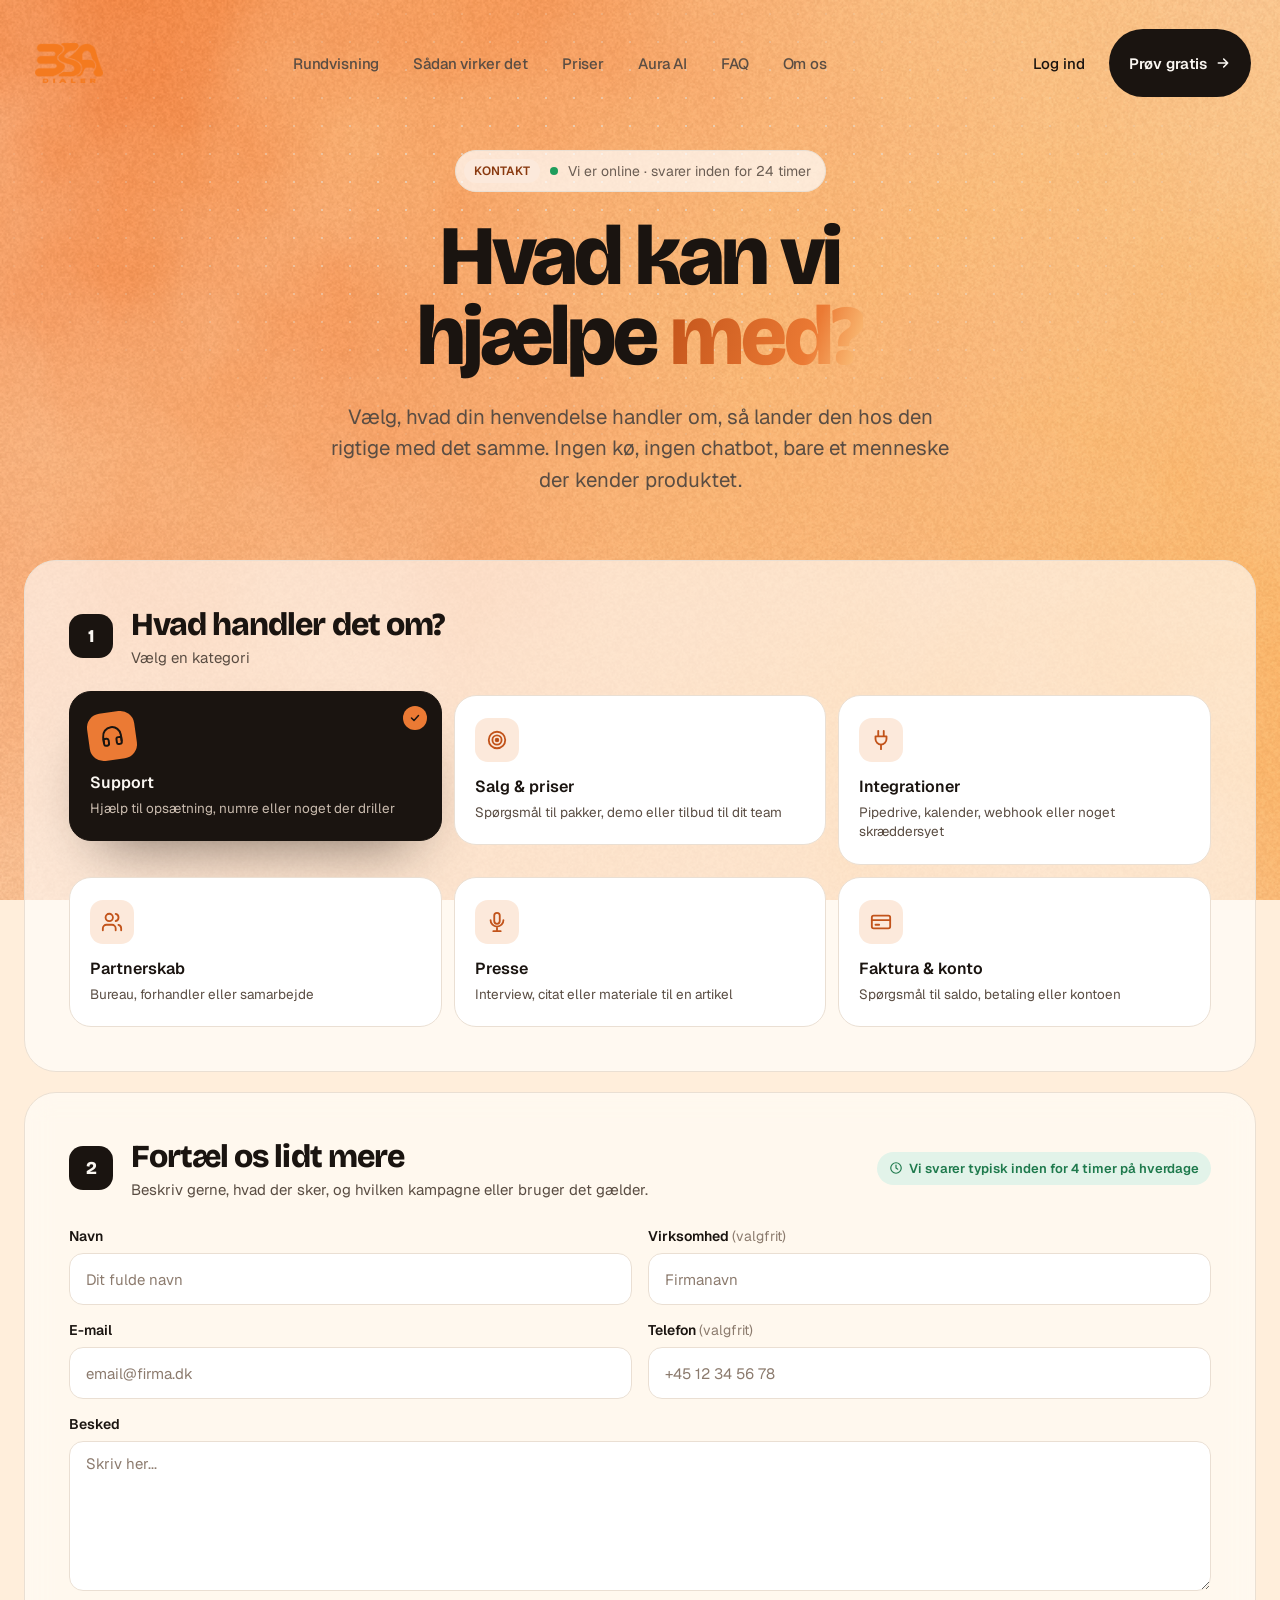
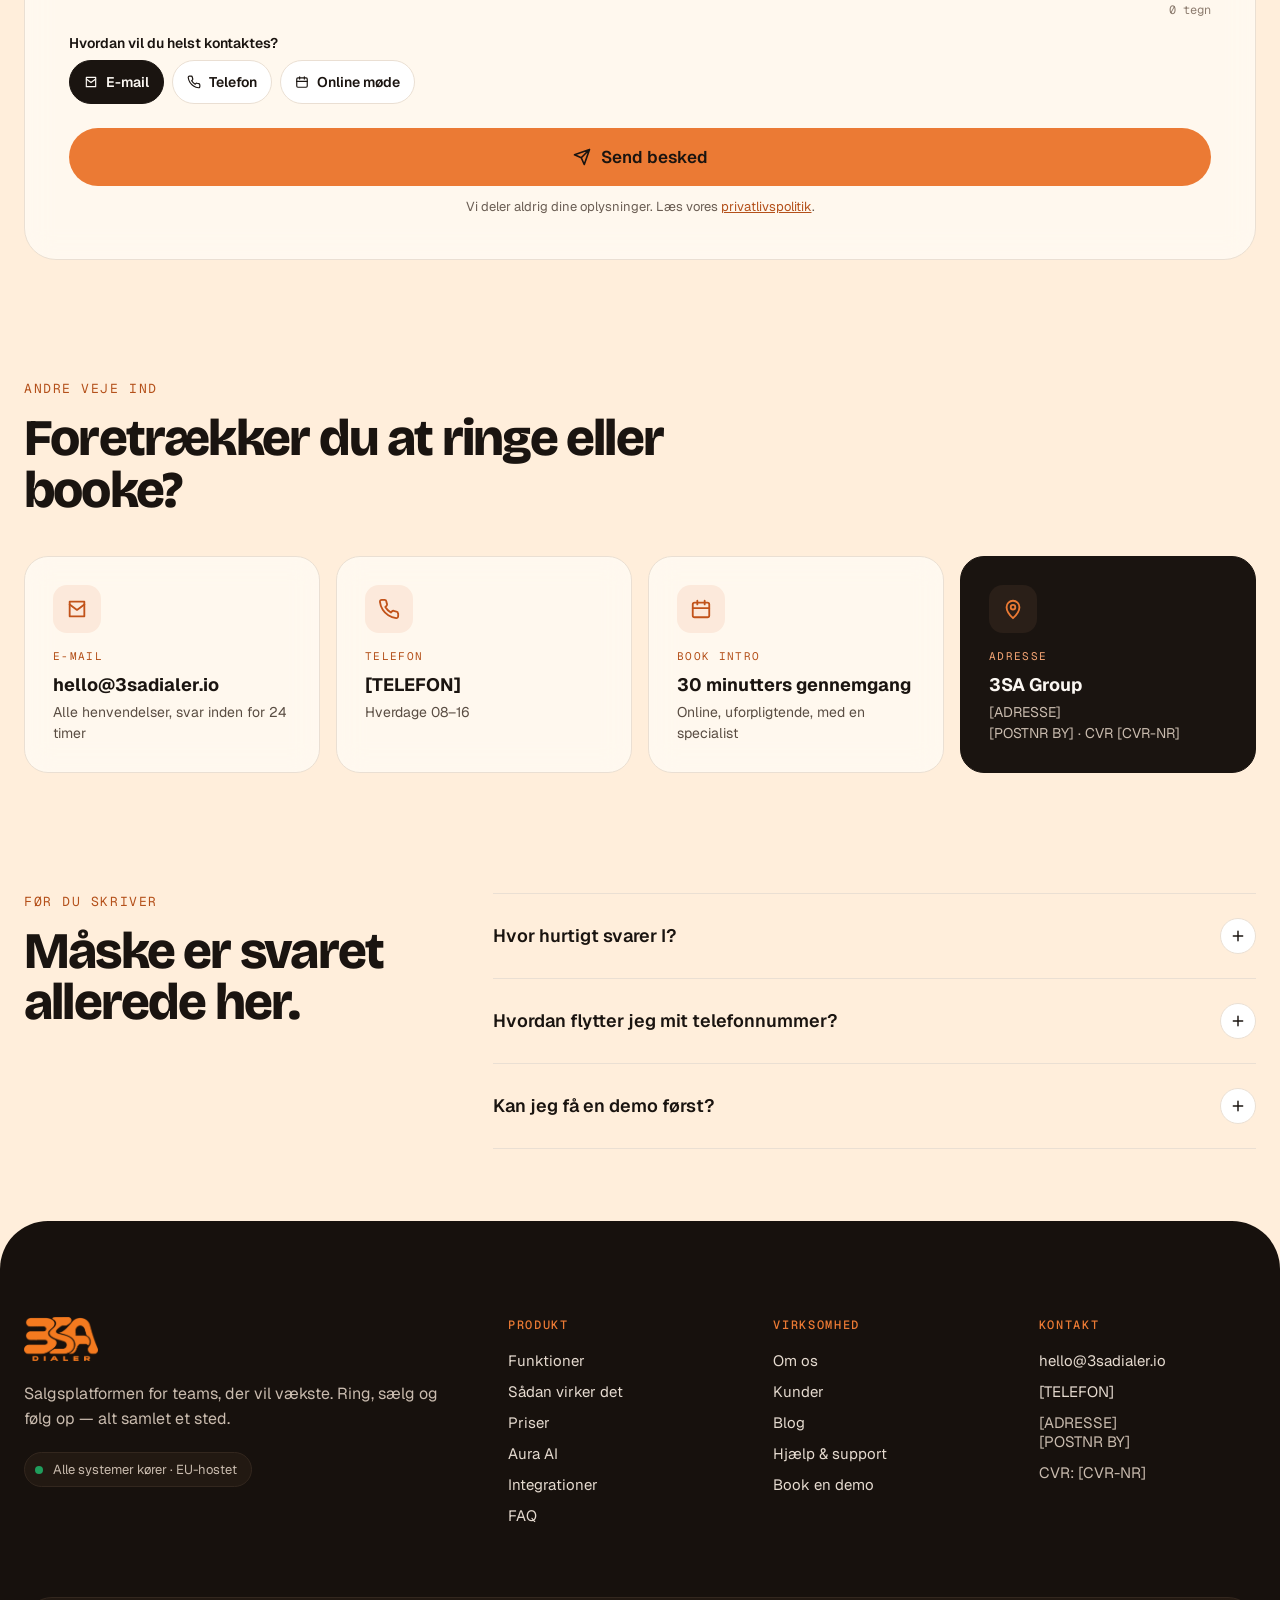
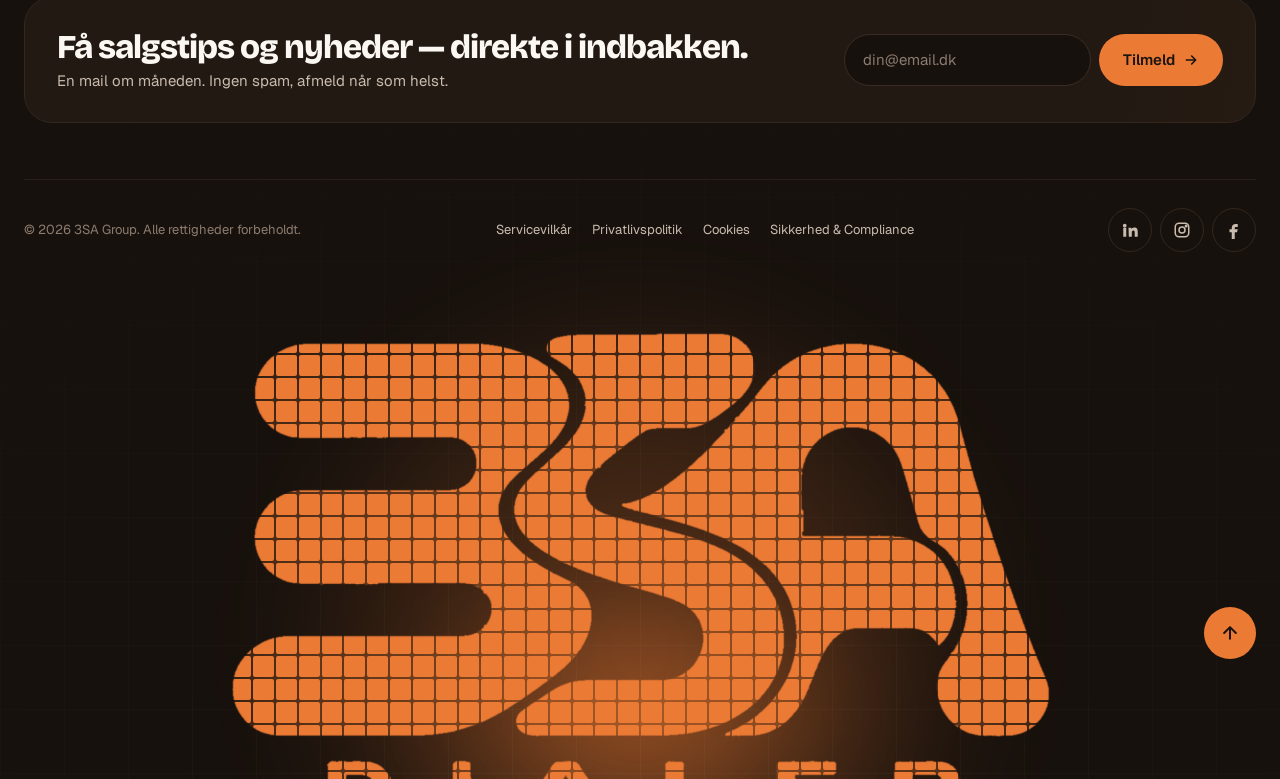
<file: kontakt.html>
<!doctype html>
<html lang="da">
<head>
<meta charset="utf-8">
<meta name="viewport" content="width=device-width, initial-scale=1">
<title>Kontakt os – 3SA Dialer | Support, salg og partnerskaber</title>
<meta name="description" content="Kontakt 3SA Dialer. Vælg om det handler om support, salg, integrationer, partnerskab eller presse, så lander du hos den rigtige. Vi svarer inden for 24 timer.">
<link rel="canonical" href="https://3sadialer.io/kontakt">
<link rel="icon" type="image/png" href="/logo.png">
<meta property="og:type" content="website">
<meta property="og:title" content="Kontakt os – 3SA Dialer">
<meta property="og:description" content="Dialer og CRM til salgsteams. Betal kun for taletid eller få ubegrænset ringetid. Prøv 14 dage gratis.">
<meta property="og:url" content="https://3sadialer.io/kontakt">
<meta property="og:image" content="https://3sadialer.io/logo.png">
<meta property="og:locale" content="da_DK">
<link rel="preconnect" href="https://fonts.googleapis.com">
<link href="https://fonts.googleapis.com/css2?family=Bricolage+Grotesque:opsz,wght@12..96,500;12..96,700;12..96,800&amp;family=Geist:wght@400;500;600;700&amp;family=Geist+Mono:wght@400;500&amp;display=swap" rel="stylesheet">
<link rel="stylesheet" href="/assets/site.css">
</head>
<body>
<div id="loader" aria-hidden="true"><div class="llogo"><img src="/logo.png" alt=""><span class="lsweep"></span></div><div class="lbar"><i></i></div></div>
<div id="progress" aria-hidden="true"></div>
<header class="hd" id="hd">
<div class="hd-bar">
<a class="hd-logo" href="/" aria-label="3SA Dialer – forside"><img src="/logo.png" alt="3SA Dialer"></a>
<nav class="hd-nav" id="hdnav" aria-label="Primær">
<span class="hd-pill" aria-hidden="true"></span>
<a href="/#rundvisning" data-sec="rundvisning">Rundvisning<span class="dot"></span></a>
<a href="/#saadan" data-sec="saadan">Sådan virker det<span class="dot"></span></a>
<a href="/#priser" data-sec="priser">Priser<span class="dot"></span></a>
<a href="/#aura" data-sec="aura">Aura AI<span class="dot"></span></a>
<a href="/#faq" data-sec="faq">FAQ<span class="dot"></span></a>
<a href="/om-os" data-sec="om-os">Om os<span class="dot"></span></a>
</nav>
<div class="hd-acts">
<a class="hd-login" href="https://app.3sadialer.io">Log ind</a>
<a class="hd-cta" href="https://app.3sadialer.io/signup">Prøv gratis<svg width="16" height="16" viewBox="0 0 24 24" fill="none" stroke="currentColor" stroke-width="2.4" stroke-linecap="round" stroke-linejoin="round" aria-hidden="true"><path d="M5 12h14M13 6l6 6-6 6"></path></svg></a>
<button class="hd-burger" id="burger" type="button" aria-label="Åbn menu" aria-expanded="false" aria-controls="mm"><span></span><span></span><span></span></button>
</div>
</div>
</header>
<div class="mm" id="mm" aria-hidden="true">
<div class="mm-glow" aria-hidden="true"></div><div class="mm-grid" aria-hidden="true"></div>
<div class="mm-label">MENU</div>
<ul class="mm-nav">
<li><a href="/#rundvisning"><i>01</i>Rundvisning<span class="arr"><svg width="16" height="16" viewBox="0 0 24 24" fill="none" stroke="currentColor" stroke-width="2.2" stroke-linecap="round" stroke-linejoin="round" aria-hidden="true"><path d="M5 12h14M13 6l6 6-6 6"></path></svg></span></a></li>
<li><a href="/#saadan"><i>02</i>Sådan virker det<span class="arr"><svg width="16" height="16" viewBox="0 0 24 24" fill="none" stroke="currentColor" stroke-width="2.2" stroke-linecap="round" stroke-linejoin="round" aria-hidden="true"><path d="M5 12h14M13 6l6 6-6 6"></path></svg></span></a></li>
<li><a href="/#priser"><i>03</i>Priser<span class="arr"><svg width="16" height="16" viewBox="0 0 24 24" fill="none" stroke="currentColor" stroke-width="2.2" stroke-linecap="round" stroke-linejoin="round" aria-hidden="true"><path d="M5 12h14M13 6l6 6-6 6"></path></svg></span></a></li>
<li><a href="/#aura"><i>04</i>Aura AI<span class="arr"><svg width="16" height="16" viewBox="0 0 24 24" fill="none" stroke="currentColor" stroke-width="2.2" stroke-linecap="round" stroke-linejoin="round" aria-hidden="true"><path d="M5 12h14M13 6l6 6-6 6"></path></svg></span></a></li>
<li><a href="/#faq"><i>05</i>FAQ<span class="arr"><svg width="16" height="16" viewBox="0 0 24 24" fill="none" stroke="currentColor" stroke-width="2.2" stroke-linecap="round" stroke-linejoin="round" aria-hidden="true"><path d="M5 12h14M13 6l6 6-6 6"></path></svg></span></a></li>
<li><a href="/om-os"><i>06</i>Om os<span class="arr"><svg width="16" height="16" viewBox="0 0 24 24" fill="none" stroke="currentColor" stroke-width="2.2" stroke-linecap="round" stroke-linejoin="round" aria-hidden="true"><path d="M5 12h14M13 6l6 6-6 6"></path></svg></span></a></li>
</ul>
<div class="mm-foot">
<a class="mm-cta" href="https://app.3sadialer.io/signup">Prøv 14 dage gratis<svg width="18" height="18" viewBox="0 0 24 24" fill="none" stroke="currentColor" stroke-width="2.4" stroke-linecap="round" stroke-linejoin="round" aria-hidden="true"><path d="M5 12h14M13 6l6 6-6 6"></path></svg></a>
<a class="mm-login" href="https://app.3sadialer.io">Log ind</a>
<div class="mm-meta"><span><b>●</b> ALLE SYSTEMER KØRER</span><span>EU-HOSTET</span></div>
</div>
</div>
<div id="bg" aria-hidden="true"><canvas id="shader"></canvas><div class="blob b1"></div><div class="blob b2"></div><div class="blob b3"></div><div class="blob b4"></div><div class="blob b5"></div><div class="blob cursor"></div><div class="grain"></div></div>
<div class="lp" style="font-family: 'Geist', system-ui, -apple-system, 'Segoe UI', Roboto, Helvetica, Arial, sans-serif; color: #1A1410; overflow: hidden">

<!-- ============ KONTAKT: HERO ============ -->
<section id="top" style="position: relative; padding: 150px 24px 40px">
<div style="position: absolute; inset: 0; background-image: radial-gradient(#E6D9CB 1px, transparent 1px); background-size: 28px 28px; opacity: .7; -webkit-mask-image: radial-gradient(ellipse 70% 60% at 50% 40%, #000 30%, transparent 80%); mask-image: radial-gradient(ellipse 70% 60% at 50% 40%, #000 30%, transparent 80%); pointer-events: none" aria-hidden="true" data-parallax="0.25"></div>
<div style="position: relative; max-width: 1240px; margin: 0 auto; text-align: center; display: flex; flex-direction: column; align-items: center; gap: 24px">
<div class="in1" style="display: inline-flex; align-items: center; gap: 10px; padding: 8px 14px 8px 8px; border-radius: 999px; background: rgba(255,255,255,.7); border: 1px solid #EADFD3; font-size: 14px; color: #6B5E54">
<span style="background: #FCE9DB; color: #8A3A10; font-weight: 600; padding: 4px 10px; border-radius: 999px; font-size: 12px">KONTAKT</span>
<span class="dot" style="width: 8px; height: 8px; border-radius: 50%; background: #1F9D5C; display: inline-block"></span><span>Vi er online · svarer inden for 24 timer</span>
</div>
<h1 class="disp" style="margin: 0; max-width: 900px; font-size: clamp(44px, 6.6vw, 96px); line-height: .95; font-weight: 800"><span class="line"><span>Hvad kan vi</span></span><span class="line"><span>hjælpe <span class="shine" style="color: #C2531A">med?</span></span></span></h1>
<p class="in3" style="margin: 0; max-width: 620px; font-size: clamp(18px, 1.6vw, 21px); line-height: 1.55; color: #5A4D43">Vælg, hvad din henvendelse handler om, så lander den hos den rigtige med det samme. Ingen kø, ingen chatbot, bare et menneske der kender produktet.</p>
</div>
</section>

<!-- ============ VÆLG + FORMULAR ============ -->
<section style="padding: 24px 24px 120px">
<div style="max-width: 1240px; margin: 0 auto">
<form class="kform" name="kontakt" method="POST" action="/kontakt?sent=1" data-netlify="true" netlify-honeypot="bot-field">
<input type="hidden" name="form-name" value="kontakt">
<p style="display: none"><label>Udfyld ikke dette felt: <input name="bot-field"></label></p>
<div class="kstep reveal">
<div class="kstep-h"><span class="knum">1</span><div><h2 class="disp">Hvad handler det om?</h2><p>Vælg en kategori</p></div></div>
<div class="kt-grid"><label class="kt"><input type="radio" name="kategori" value="Support" checked><span class="kt-box"><span class="kt-ic"><svg width="22" height="22" viewBox="0 0 24 24" fill="none" stroke="#C2531A" stroke-width="2" stroke-linecap="round" stroke-linejoin="round" aria-hidden="true"><path d="M3 18v-6a9 9 0 0 1 18 0v6"></path><path d="M21 19a2 2 0 0 1-2 2h-1a2 2 0 0 1-2-2v-3a2 2 0 0 1 2-2h3zM3 19a2 2 0 0 0 2 2h1a2 2 0 0 0 2-2v-3a2 2 0 0 0-2-2H3z"></path></svg></span><b>Support</b><span>Hjælp til opsætning, numre eller noget der driller</span><i class="kt-check"><svg width="12" height="12" viewBox="0 0 24 24" fill="none" stroke="#1A1410" stroke-width="3" stroke-linecap="round" stroke-linejoin="round" aria-hidden="true"><path d="M5 12l5 5 9-10"></path></svg></i></span></label><label class="kt"><input type="radio" name="kategori" value="Salg & priser"><span class="kt-box"><span class="kt-ic"><svg width="22" height="22" viewBox="0 0 24 24" fill="none" stroke="#C2531A" stroke-width="2" stroke-linecap="round" stroke-linejoin="round" aria-hidden="true"><circle cx="12" cy="12" r="9"></circle><circle cx="12" cy="12" r="5"></circle><circle cx="12" cy="12" r="1.5" fill="currentColor"></circle></svg></span><b>Salg & priser</b><span>Spørgsmål til pakker, demo eller tilbud til dit team</span><i class="kt-check"><svg width="12" height="12" viewBox="0 0 24 24" fill="none" stroke="#1A1410" stroke-width="3" stroke-linecap="round" stroke-linejoin="round" aria-hidden="true"><path d="M5 12l5 5 9-10"></path></svg></i></span></label><label class="kt"><input type="radio" name="kategori" value="Integrationer"><span class="kt-box"><span class="kt-ic"><svg width="22" height="22" viewBox="0 0 24 24" fill="none" stroke="#C2531A" stroke-width="2" stroke-linecap="round" stroke-linejoin="round" aria-hidden="true"><path d="M9 2v6M15 2v6M6 8h12v3a6 6 0 0 1-12 0z"></path><path d="M12 17v5"></path></svg></span><b>Integrationer</b><span>Pipedrive, kalender, webhook eller noget skræddersyet</span><i class="kt-check"><svg width="12" height="12" viewBox="0 0 24 24" fill="none" stroke="#1A1410" stroke-width="3" stroke-linecap="round" stroke-linejoin="round" aria-hidden="true"><path d="M5 12l5 5 9-10"></path></svg></i></span></label><label class="kt"><input type="radio" name="kategori" value="Partnerskab"><span class="kt-box"><span class="kt-ic"><svg width="22" height="22" viewBox="0 0 24 24" fill="none" stroke="#C2531A" stroke-width="2" stroke-linecap="round" stroke-linejoin="round" aria-hidden="true"><path d="M16 21v-2a4 4 0 0 0-4-4H6a4 4 0 0 0-4 4v2"></path><circle cx="9" cy="7" r="4"></circle><path d="M22 21v-2a4 4 0 0 0-3-3.9M16 3.1a4 4 0 0 1 0 7.8"></path></svg></span><b>Partnerskab</b><span>Bureau, forhandler eller samarbejde</span><i class="kt-check"><svg width="12" height="12" viewBox="0 0 24 24" fill="none" stroke="#1A1410" stroke-width="3" stroke-linecap="round" stroke-linejoin="round" aria-hidden="true"><path d="M5 12l5 5 9-10"></path></svg></i></span></label><label class="kt"><input type="radio" name="kategori" value="Presse"><span class="kt-box"><span class="kt-ic"><svg width="22" height="22" viewBox="0 0 24 24" fill="none" stroke="#C2531A" stroke-width="2" stroke-linecap="round" stroke-linejoin="round" aria-hidden="true"><rect x="9" y="2" width="6" height="12" rx="3"></rect><path d="M5 10a7 7 0 0 0 14 0M12 17v5M8 22h8"></path></svg></span><b>Presse</b><span>Interview, citat eller materiale til en artikel</span><i class="kt-check"><svg width="12" height="12" viewBox="0 0 24 24" fill="none" stroke="#1A1410" stroke-width="3" stroke-linecap="round" stroke-linejoin="round" aria-hidden="true"><path d="M5 12l5 5 9-10"></path></svg></i></span></label><label class="kt"><input type="radio" name="kategori" value="Faktura & konto"><span class="kt-box"><span class="kt-ic"><svg width="22" height="22" viewBox="0 0 24 24" fill="none" stroke="#C2531A" stroke-width="2" stroke-linecap="round" stroke-linejoin="round" aria-hidden="true"><rect x="2" y="5" width="20" height="14" rx="2"></rect><path d="M2 10h20M6 15h4"></path></svg></span><b>Faktura & konto</b><span>Spørgsmål til saldo, betaling eller kontoen</span><i class="kt-check"><svg width="12" height="12" viewBox="0 0 24 24" fill="none" stroke="#1A1410" stroke-width="3" stroke-linecap="round" stroke-linejoin="round" aria-hidden="true"><path d="M5 12l5 5 9-10"></path></svg></i></span></label></div>
</div>
<div class="kstep reveal glass" id="kstep2">
<div class="kstep-h"><span class="knum">2</span><div><h2 class="disp">Fortæl os lidt mere</h2><p id="khint">Beskriv gerne, hvad der sker, og hvilken kampagne eller bruger det gælder.</p></div><span class="ksla" id="ksla"><svg width="14" height="14" viewBox="0 0 24 24" fill="none" stroke="#1F7A4D" stroke-width="2" stroke-linecap="round" stroke-linejoin="round" aria-hidden="true"><circle cx="12" cy="12" r="9"></circle><path d="M12 7v5l3 2"></path></svg> Vi svarer typisk inden for 4 timer på hverdage</span></div>
<div id="bi-success" hidden style="margin-bottom: 20px; padding: 16px 18px; border-radius: 16px; background: #E2F3E9; color: #1F7A4D; font-weight: 600; display: flex; gap: 10px; align-items: center"><svg width="18" height="18" viewBox="0 0 24 24" fill="none" stroke="#1F7A4D" stroke-width="2.6" stroke-linecap="round" stroke-linejoin="round" aria-hidden="true"><path d="M5 12l5 5 9-10"></path></svg>Tak! Vi har modtaget din besked og vender tilbage hurtigst muligt.</div>
<div class="bi-form">
<div><label for="k-name">Navn</label><input id="k-name" name="navn" type="text" placeholder="Dit fulde navn" required autocomplete="name"></div>
<div><label for="k-company">Virksomhed <span style="font-weight: 400; color: #8C7B6E">(valgfrit)</span></label><input id="k-company" name="virksomhed" type="text" placeholder="Firmanavn" autocomplete="organization"></div>
<div><label for="k-email">E-mail</label><input id="k-email" name="email" type="email" placeholder="email@firma.dk" required autocomplete="email"></div>
<div><label for="k-phone">Telefon <span style="font-weight: 400; color: #8C7B6E">(valgfrit)</span></label><input id="k-phone" name="telefon" type="tel" placeholder="+45 12 34 56 78" autocomplete="tel"></div>
<div class="full"><label for="k-msg">Besked</label><textarea id="k-msg" name="besked" placeholder="Skriv her..." required style="min-height: 150px"></textarea><div class="kcount"><span id="kcount">0</span> tegn</div></div>
<div class="full"><label>Hvordan vil du helst kontaktes?</label>
<div class="bi-slot">
<label><input type="radio" name="kontaktform" value="E-mail" checked><span><svg width="14" height="14" viewBox="0 0 24 24" fill="none" stroke="currentColor" stroke-width="2" stroke-linecap="round" stroke-linejoin="round" aria-hidden="true"><path d="M4 4h16v16H4z"></path><path d="M4 7l8 6 8-6"></path></svg> E-mail</span></label>
<label><input type="radio" name="kontaktform" value="Telefon"><span><svg width="14" height="14" viewBox="0 0 24 24" fill="none" stroke="currentColor" stroke-width="2" stroke-linecap="round" stroke-linejoin="round" aria-hidden="true"><path d="M22 16.9v3a2 2 0 0 1-2.2 2 19.8 19.8 0 0 1-8.6-3.1 19.5 19.5 0 0 1-6-6A19.8 19.8 0 0 1 2.1 4.2 2 2 0 0 1 4.1 2h3a2 2 0 0 1 2 1.7c.1.9.4 1.8.7 2.7a2 2 0 0 1-.5 2.1L8 9.8a16 16 0 0 0 6 6l1.3-1.3a2 2 0 0 1 2.1-.4c.9.3 1.8.6 2.7.7a2 2 0 0 1 1.7 2z"></path></svg> Telefon</span></label>
<label><input type="radio" name="kontaktform" value="Online møde"><span><svg width="14" height="14" viewBox="0 0 24 24" fill="none" stroke="currentColor" stroke-width="2" stroke-linecap="round" stroke-linejoin="round" aria-hidden="true"><rect x="3" y="5" width="18" height="16" rx="2"></rect><path d="M16 3v4M8 3v4M3 11h18"></path></svg> Online møde</span></label>
</div></div>
<div class="full"><button class="btn magnet ksend" type="submit"><svg width="18" height="18" viewBox="0 0 24 24" fill="none" stroke="currentColor" stroke-width="2.2" stroke-linecap="round" stroke-linejoin="round" aria-hidden="true"><path d="M22 2L11 13M22 2l-7 20-4-9-9-4z"></path></svg> Send besked</button>
<p style="margin: 12px 0 0; text-align: center; font-size: 13px; color: #6B5E54">Vi deler aldrig dine oplysninger. Læs vores <a href="/privatlivspolitik">privatlivspolitik</a>.</p></div>
</div>
</div>
</form>
</div>
</section>

<!-- ============ ANDRE VEJE ============ -->
<section style="padding: 0 24px 120px">
<div style="max-width: 1240px; margin: 0 auto">
<div class="reveal" style="max-width: 720px">
<div class="mono" style="font-size: 13px; letter-spacing: .12em; color: #B4501A">ANDRE VEJE IND</div>
<h2 class="disp" style="margin: 16px 0 0; font-size: clamp(32px, 4vw, 56px); line-height: 1; font-weight: 800">Foretrækker du at ringe eller booke?</h2>
</div>
<div style="margin-top: 40px; display: grid; grid-template-columns: repeat(auto-fit, minmax(260px, 1fr)); gap: 16px">
<a class="reveal card glass spot kway" href="mailto:hello@3sadialer.io"><span class="kway-ic"><svg width="22" height="22" viewBox="0 0 24 24" fill="none" stroke="#C2531A" stroke-width="2" stroke-linecap="round" stroke-linejoin="round" aria-hidden="true"><path d="M4 4h16v16H4z"></path><path d="M4 7l8 6 8-6"></path></svg></span><div class="mono" style="font-size: 11px; letter-spacing: .12em; color: #B4501A">E-MAIL</div><b>hello@3sadialer.io</b><span>Alle henvendelser, svar inden for 24 timer</span></a>
<a class="reveal card glass spot kway" href="tel:[TELEFON]"><span class="kway-ic"><svg width="22" height="22" viewBox="0 0 24 24" fill="none" stroke="#C2531A" stroke-width="2" stroke-linecap="round" stroke-linejoin="round" aria-hidden="true"><path d="M22 16.9v3a2 2 0 0 1-2.2 2 19.8 19.8 0 0 1-8.6-3.1 19.5 19.5 0 0 1-6-6A19.8 19.8 0 0 1 2.1 4.2 2 2 0 0 1 4.1 2h3a2 2 0 0 1 2 1.7c.1.9.4 1.8.7 2.7a2 2 0 0 1-.5 2.1L8 9.8a16 16 0 0 0 6 6l1.3-1.3a2 2 0 0 1 2.1-.4c.9.3 1.8.6 2.7.7a2 2 0 0 1 1.7 2z"></path></svg></span><div class="mono" style="font-size: 11px; letter-spacing: .12em; color: #B4501A">TELEFON</div><b>[TELEFON]</b><span>Hverdage 08–16</span></a>
<a class="reveal card glass spot kway" href="/book-intro"><span class="kway-ic"><svg width="22" height="22" viewBox="0 0 24 24" fill="none" stroke="#C2531A" stroke-width="2" stroke-linecap="round" stroke-linejoin="round" aria-hidden="true"><rect x="3" y="5" width="18" height="16" rx="2"></rect><path d="M16 3v4M8 3v4M3 11h18"></path></svg></span><div class="mono" style="font-size: 11px; letter-spacing: .12em; color: #B4501A">BOOK INTRO</div><b>30 minutters gennemgang</b><span>Online, uforpligtende, med en specialist</span></a>
<div class="reveal card kway" style="background: #1A1410; color: #FBF7F2; border-color: #1A1410"><span class="kway-ic" style="background: #2A1F18"><svg width="22" height="22" viewBox="0 0 24 24" fill="none" stroke="#EB7A34" stroke-width="2" stroke-linecap="round" stroke-linejoin="round" aria-hidden="true"><path d="M12 22s7-6.5 7-12a7 7 0 1 0-14 0c0 5.5 7 12 7 12z"></path><circle cx="12" cy="10" r="2.5"></circle></svg></span><div class="mono" style="font-size: 11px; letter-spacing: .12em; color: #F4A574">ADRESSE</div><b>3SA Group</b><span style="color: #C9BBAE">[ADRESSE]<br>[POSTNR BY] · CVR [CVR-NR]</span></div>
</div>
</div>
</section>

<!-- ============ HURTIGE SVAR ============ -->
<section style="padding: 0 24px 72px">
<div style="max-width: 1240px; margin: 0 auto; display: flex; flex-wrap: wrap; gap: 48px">
<div class="reveal" style="flex: 1 1 320px; min-width: 0">
<div class="mono" style="font-size: 13px; letter-spacing: .12em; color: #B4501A">FØR DU SKRIVER</div>
<h2 class="disp" style="margin: 16px 0 0; font-size: clamp(32px, 4vw, 56px); line-height: 1; font-weight: 800">Måske er svaret allerede her.</h2>
</div>
<div class="reveal" style="flex: 2 1 560px; min-width: 0; border-top: 1px solid #EADFD3">
<div style="border-bottom: 1px solid #EADFD3"><button class="faqbtn" aria-expanded="false">Hvor hurtigt svarer I?<span style="width: 36px; height: 36px; border-radius: 50%; background: #FFFFFF; border: 1px solid #EADFD3; display: flex; align-items: center; justify-content: center; flex: none; transition: transform .3s; transform: none"><svg width="16" height="16" viewBox="0 0 24 24" fill="none" stroke="#1A1410" stroke-width="2.2" stroke-linecap="round" aria-hidden="true"><path d="M12 5v14M5 12h14"></path></svg></span></button><p hidden class="faqans" style="margin: 0 0 24px; font-size: 16px; line-height: 1.6; color: #5A4D43; max-width: 640px; animation: fadeUp .4s both">Support typisk inden for 4 timer på hverdage, alt andet inden for 24 timer. Haster det, så ring.</p></div>
<div style="border-bottom: 1px solid #EADFD3"><button class="faqbtn" aria-expanded="false">Hvordan flytter jeg mit telefonnummer?<span style="width: 36px; height: 36px; border-radius: 50%; background: #FFFFFF; border: 1px solid #EADFD3; display: flex; align-items: center; justify-content: center; flex: none; transition: transform .3s; transform: none"><svg width="16" height="16" viewBox="0 0 24 24" fill="none" stroke="#1A1410" stroke-width="2.2" stroke-linecap="round" aria-hidden="true"><path d="M12 5v14M5 12h14"></path></svg></span></button><p hidden class="faqans" style="margin: 0 0 24px; font-size: 16px; line-height: 1.6; color: #5A4D43; max-width: 640px; animation: fadeUp .4s both">Vælg Support ovenfor og skriv, hvilket nummer og hvilken udbyder det gælder, så guider vi dig igennem. Du kan også købe et nyt nummer direkte i platformen på få minutter.</p></div>
<div style="border-bottom: 1px solid #EADFD3"><button class="faqbtn" aria-expanded="false">Kan jeg få en demo først?<span style="width: 36px; height: 36px; border-radius: 50%; background: #FFFFFF; border: 1px solid #EADFD3; display: flex; align-items: center; justify-content: center; flex: none; transition: transform .3s; transform: none"><svg width="16" height="16" viewBox="0 0 24 24" fill="none" stroke="#1A1410" stroke-width="2.2" stroke-linecap="round" aria-hidden="true"><path d="M12 5v14M5 12h14"></path></svg></span></button><p hidden class="faqans" style="margin: 0 0 24px; font-size: 16px; line-height: 1.6; color: #5A4D43; max-width: 640px; animation: fadeUp .4s both">Ja. Book en 30 minutters intro, eller prøv selv 14 dage gratis uden kreditkort.</p></div>
</div>
</div>
</section>

<footer class="ft">
<div class="ft-glow" aria-hidden="true"></div>
<div class="ft-grid" aria-hidden="true"></div>
<button class="ft-top-btn" type="button" aria-label="Til toppen" onclick="window.scrollTo({top:0,behavior:'smooth'})"><svg width="20" height="20" viewBox="0 0 24 24" fill="none" stroke="currentColor" stroke-width="2.4" stroke-linecap="round" stroke-linejoin="round" aria-hidden="true"><path d="M12 19V5M5 12l7-7 7 7"></path></svg></button>
<div class="ft-wrap">

<div class="ft-top">
<div class="ft-brand">
<div class="ft-logo"><img src="/logo.png" alt="3SA Dialer" style="height:44px;width:auto"></div>
<p>Salgsplatformen for teams, der vil vækste. Ring, sælg og følg op — alt samlet et sted.</p>
<span class="ft-status"><b></b>Alle systemer kører · EU-hostet</span>
</div>

<div class="ft-cols">
<div class="ft-col"><h4>PRODUKT</h4><ul>
<li><a href="#">Funktioner</a></li><li><a href="#">Sådan virker det</a></li><li><a href="/#priser">Priser</a></li><li><a href="#">Aura AI</a></li><li><a href="/#integrationer">Integrationer</a></li><li><a href="#">FAQ</a></li></ul></div>
<div class="ft-col"><h4>VIRKSOMHED</h4><ul>
<li><a href="/om-os">Om os</a></li><li><a href="#">Kunder</a></li><li><a href="#">Blog</a></li><li><a href="/kontakt">Hjælp &amp; support</a></li><li><a href="/book-intro">Book en demo</a></li></ul></div>
<div class="ft-col"><h4>KONTAKT</h4><ul>
<li><a href="mailto:hello@3sadialer.io">hello@3sadialer.io</a></li><li><a href="tel:[TELEFON]">[TELEFON]</a></li><li><span style="color:#C9BBAE">[ADRESSE]<br>[POSTNR BY]</span></li><li><span style="color:#C9BBAE">CVR: [CVR-NR]</span></li></ul></div>
</div>
</div>

<div class="ft-cta">
<div><h3>Få salgstips og nyheder — direkte i indbakken.</h3><p>En mail om måneden. Ingen spam, afmeld når som helst.</p></div>
<form class="ft-form" onsubmit="event.preventDefault();this.querySelector('button').textContent='Tak — du er tilmeldt ✓';">
<label for="ft-mail" style="position:absolute;width:1px;height:1px;overflow:hidden;clip:rect(0 0 0 0)">E-mail</label>
<input id="ft-mail" type="email" placeholder="din@email.dk" required>
<button type="submit">Tilmeld <svg width="16" height="16" viewBox="0 0 24 24" fill="none" stroke="currentColor" stroke-width="2.4" stroke-linecap="round" stroke-linejoin="round" aria-hidden="true"><path d="M5 12h14M13 6l6 6-6 6"></path></svg></button>
</form>
</div>

<div class="ft-bottom">
<span>© 2026 3SA Group. Alle rettigheder forbeholdt.</span>
<nav aria-label="Juridisk"><a href="/servicevilkaar">Servicevilkår</a><a href="/privatlivspolitik">Privatlivspolitik</a><a href="#">Cookies</a><a href="/sikkerhed">Sikkerhed &amp; Compliance</a></nav>
<div class="ft-social">
<a href="#" aria-label="LinkedIn"><svg width="18" height="18" viewBox="0 0 24 24" fill="currentColor" aria-hidden="true"><path d="M4.98 3.5a2.5 2.5 0 1 1 0 5 2.5 2.5 0 0 1 0-5zM3 9h4v12H3zM10 9h3.8v1.7h.1c.5-1 1.8-2 3.7-2 4 0 4.7 2.6 4.7 6V21h-4v-5.5c0-1.3 0-3-1.8-3s-2.1 1.4-2.1 2.9V21h-4z"></path></svg></a>
<a href="#" aria-label="Instagram"><svg width="18" height="18" viewBox="0 0 24 24" fill="none" stroke="currentColor" stroke-width="2" stroke-linecap="round" stroke-linejoin="round" aria-hidden="true"><rect x="3" y="3" width="18" height="18" rx="5"></rect><circle cx="12" cy="12" r="4"></circle><circle cx="17.5" cy="6.5" r="1" fill="currentColor"></circle></svg></a>
<a href="#" aria-label="Facebook"><svg width="18" height="18" viewBox="0 0 24 24" fill="currentColor" aria-hidden="true"><path d="M14 8h3V4h-3c-2.8 0-5 2.2-5 5v2H6v4h3v9h4v-9h3l1-4h-4V9c0-.6.4-1 1-1z"></path></svg></a>
</div>
</div>

<div class="ft-bigwrap"><div class="ft-halo" aria-hidden="true"></div><div class="ft-big" id="ftbig" aria-hidden="true"><i style="transition-delay:0.26s;animation-delay:-0.00s"></i><i style="transition-delay:0.60s;animation-delay:-0.17s"></i><i style="transition-delay:0.41s;animation-delay:-0.33s"></i><i style="transition-delay:0.66s;animation-delay:-0.50s"></i><i style="transition-delay:0.69s;animation-delay:-0.67s"></i><i style="transition-delay:0.07s;animation-delay:-0.83s"></i><i style="transition-delay:0.01s;animation-delay:-1.00s"></i><i style="transition-delay:0.92s;animation-delay:-1.17s"></i><i style="transition-delay:0.29s;animation-delay:-1.33s"></i><i style="transition-delay:0.26s;animation-delay:-1.50s"></i><i style="transition-delay:1.10s;animation-delay:-1.67s"></i><i style="transition-delay:0.52s;animation-delay:-1.83s"></i><i style="transition-delay:0.92s;animation-delay:-2.00s"></i><i style="transition-delay:0.52s;animation-delay:-2.17s"></i><i style="transition-delay:0.70s;animation-delay:-2.33s"></i><i style="transition-delay:0.17s;animation-delay:-2.50s"></i><i style="transition-delay:0.70s;animation-delay:-2.67s"></i><i style="transition-delay:0.95s;animation-delay:-2.83s"></i><i style="transition-delay:0.58s;animation-delay:-3.00s"></i><i style="transition-delay:0.82s;animation-delay:-3.17s"></i><i style="transition-delay:0.74s;animation-delay:-3.33s"></i><i style="transition-delay:0.07s;animation-delay:-3.50s"></i><i style="transition-delay:0.83s;animation-delay:-3.67s"></i><i style="transition-delay:0.65s;animation-delay:-3.83s"></i><i style="transition-delay:0.33s;animation-delay:-4.00s"></i><i style="transition-delay:0.03s;animation-delay:-4.17s"></i><i style="transition-delay:0.95s;animation-delay:-4.33s"></i><i style="transition-delay:0.52s;animation-delay:-4.50s"></i><i style="transition-delay:0.79s;animation-delay:-4.67s"></i><i style="transition-delay:0.97s;animation-delay:-4.83s"></i><i style="transition-delay:0.79s;animation-delay:-5.00s"></i><i style="transition-delay:1.01s;animation-delay:-5.17s"></i><i style="transition-delay:0.43s;animation-delay:-5.33s"></i><i style="transition-delay:0.88s;animation-delay:-5.50s"></i><i style="transition-delay:0.49s;animation-delay:-5.67s"></i><i style="transition-delay:1.03s;animation-delay:-5.83s"></i><i style="transition-delay:0.97s;animation-delay:-0.00s"></i><i style="transition-delay:0.11s;animation-delay:-0.17s"></i><i style="transition-delay:0.15s;animation-delay:-0.33s"></i><i style="transition-delay:0.24s;animation-delay:-0.50s"></i><i style="transition-delay:1.06s;animation-delay:-0.67s"></i><i style="transition-delay:0.48s;animation-delay:-0.83s"></i><i style="transition-delay:0.69s;animation-delay:-1.00s"></i><i style="transition-delay:0.33s;animation-delay:-1.17s"></i><i style="transition-delay:0.56s;animation-delay:-1.33s"></i><i style="transition-delay:0.42s;animation-delay:-1.50s"></i><i style="transition-delay:0.39s;animation-delay:-1.67s"></i><i style="transition-delay:0.64s;animation-delay:-1.83s"></i><i style="transition-delay:0.64s;animation-delay:-2.00s"></i><i style="transition-delay:0.99s;animation-delay:-2.17s"></i><i style="transition-delay:0.75s;animation-delay:-2.33s"></i><i style="transition-delay:1.02s;animation-delay:-2.50s"></i><i style="transition-delay:0.94s;animation-delay:-2.67s"></i><i style="transition-delay:1.09s;animation-delay:-2.83s"></i><i style="transition-delay:0.74s;animation-delay:-3.00s"></i><i style="transition-delay:0.18s;animation-delay:-3.17s"></i><i style="transition-delay:0.95s;animation-delay:-3.33s"></i><i style="transition-delay:1.06s;animation-delay:-3.50s"></i><i style="transition-delay:1.00s;animation-delay:-3.67s"></i><i style="transition-delay:0.63s;animation-delay:-3.83s"></i><i style="transition-delay:0.79s;animation-delay:-4.00s"></i><i style="transition-delay:0.23s;animation-delay:-4.17s"></i><i style="transition-delay:0.91s;animation-delay:-4.33s"></i><i style="transition-delay:0.63s;animation-delay:-4.50s"></i><i style="transition-delay:0.31s;animation-delay:-4.67s"></i><i style="transition-delay:0.07s;animation-delay:-4.83s"></i><i style="transition-delay:0.94s;animation-delay:-5.00s"></i><i style="transition-delay:1.09s;animation-delay:-5.17s"></i><i style="transition-delay:0.10s;animation-delay:-5.33s"></i><i style="transition-delay:0.88s;animation-delay:-5.50s"></i><i style="transition-delay:0.45s;animation-delay:-5.67s"></i><i style="transition-delay:0.17s;animation-delay:-5.83s"></i><i style="transition-delay:0.32s;animation-delay:-0.00s"></i><i style="transition-delay:0.85s;animation-delay:-0.17s"></i><i style="transition-delay:0.96s;animation-delay:-0.33s"></i><i style="transition-delay:0.05s;animation-delay:-0.50s"></i><i style="transition-delay:0.68s;animation-delay:-0.67s"></i><i style="transition-delay:0.05s;animation-delay:-0.83s"></i><i style="transition-delay:0.79s;animation-delay:-1.00s"></i><i style="transition-delay:0.36s;animation-delay:-1.17s"></i><i style="transition-delay:0.97s;animation-delay:-1.33s"></i><i style="transition-delay:1.08s;animation-delay:-1.50s"></i><i style="transition-delay:0.56s;animation-delay:-1.67s"></i><i style="transition-delay:1.10s;animation-delay:-1.83s"></i><i style="transition-delay:0.34s;animation-delay:-2.00s"></i><i style="transition-delay:0.08s;animation-delay:-2.17s"></i><i style="transition-delay:0.66s;animation-delay:-2.33s"></i><i style="transition-delay:0.03s;animation-delay:-2.50s"></i><i style="transition-delay:0.22s;animation-delay:-2.67s"></i><i style="transition-delay:0.45s;animation-delay:-2.83s"></i><i style="transition-delay:0.67s;animation-delay:-3.00s"></i><i style="transition-delay:0.17s;animation-delay:-3.17s"></i><i style="transition-delay:0.05s;animation-delay:-3.33s"></i><i style="transition-delay:0.95s;animation-delay:-3.50s"></i><i style="transition-delay:0.35s;animation-delay:-3.67s"></i><i style="transition-delay:1.05s;animation-delay:-3.83s"></i><i style="transition-delay:0.99s;animation-delay:-4.00s"></i><i style="transition-delay:0.42s;animation-delay:-4.17s"></i><i style="transition-delay:0.51s;animation-delay:-4.33s"></i><i style="transition-delay:0.57s;animation-delay:-4.50s"></i><i style="transition-delay:0.71s;animation-delay:-4.67s"></i><i style="transition-delay:0.66s;animation-delay:-4.83s"></i><i style="transition-delay:0.62s;animation-delay:-5.00s"></i><i style="transition-delay:0.68s;animation-delay:-5.17s"></i><i style="transition-delay:1.03s;animation-delay:-5.33s"></i><i style="transition-delay:0.56s;animation-delay:-5.50s"></i><i style="transition-delay:0.47s;animation-delay:-5.67s"></i><i style="transition-delay:0.79s;animation-delay:-5.83s"></i><i style="transition-delay:0.26s;animation-delay:-0.00s"></i><i style="transition-delay:0.33s;animation-delay:-0.17s"></i><i style="transition-delay:1.08s;animation-delay:-0.33s"></i><i style="transition-delay:0.57s;animation-delay:-0.50s"></i><i style="transition-delay:0.60s;animation-delay:-0.67s"></i><i style="transition-delay:0.01s;animation-delay:-0.83s"></i><i style="transition-delay:0.46s;animation-delay:-1.00s"></i><i style="transition-delay:0.64s;animation-delay:-1.17s"></i><i style="transition-delay:0.02s;animation-delay:-1.33s"></i><i style="transition-delay:0.68s;animation-delay:-1.50s"></i><i style="transition-delay:0.70s;animation-delay:-1.67s"></i><i style="transition-delay:0.07s;animation-delay:-1.83s"></i><i style="transition-delay:0.69s;animation-delay:-2.00s"></i><i style="transition-delay:0.51s;animation-delay:-2.17s"></i><i style="transition-delay:0.75s;animation-delay:-2.33s"></i><i style="transition-delay:0.39s;animation-delay:-2.50s"></i><i style="transition-delay:0.78s;animation-delay:-2.67s"></i><i style="transition-delay:0.81s;animation-delay:-2.83s"></i><i style="transition-delay:0.02s;animation-delay:-3.00s"></i><i style="transition-delay:0.07s;animation-delay:-3.17s"></i><i style="transition-delay:0.74s;animation-delay:-3.33s"></i><i style="transition-delay:1.06s;animation-delay:-3.50s"></i><i style="transition-delay:0.28s;animation-delay:-3.67s"></i><i style="transition-delay:0.50s;animation-delay:-3.83s"></i><i style="transition-delay:0.65s;animation-delay:-4.00s"></i><i style="transition-delay:0.35s;animation-delay:-4.17s"></i><i style="transition-delay:0.40s;animation-delay:-4.33s"></i><i style="transition-delay:0.34s;animation-delay:-4.50s"></i><i style="transition-delay:0.41s;animation-delay:-4.67s"></i><i style="transition-delay:0.66s;animation-delay:-4.83s"></i><i style="transition-delay:0.33s;animation-delay:-5.00s"></i><i style="transition-delay:0.41s;animation-delay:-5.17s"></i><i style="transition-delay:0.85s;animation-delay:-5.33s"></i><i style="transition-delay:0.03s;animation-delay:-5.50s"></i><i style="transition-delay:0.63s;animation-delay:-5.67s"></i><i style="transition-delay:0.81s;animation-delay:-5.83s"></i><i style="transition-delay:0.34s;animation-delay:-0.00s"></i><i style="transition-delay:0.24s;animation-delay:-0.17s"></i><i style="transition-delay:0.88s;animation-delay:-0.33s"></i><i style="transition-delay:0.26s;animation-delay:-0.50s"></i><i style="transition-delay:0.21s;animation-delay:-0.67s"></i><i style="transition-delay:0.48s;animation-delay:-0.83s"></i><i style="transition-delay:0.77s;animation-delay:-1.00s"></i><i style="transition-delay:0.11s;animation-delay:-1.17s"></i><i style="transition-delay:0.35s;animation-delay:-1.33s"></i><i style="transition-delay:0.37s;animation-delay:-1.50s"></i><i style="transition-delay:0.92s;animation-delay:-1.67s"></i><i style="transition-delay:0.48s;animation-delay:-1.83s"></i><i style="transition-delay:0.94s;animation-delay:-2.00s"></i><i style="transition-delay:0.19s;animation-delay:-2.17s"></i><i style="transition-delay:0.37s;animation-delay:-2.33s"></i><i style="transition-delay:0.72s;animation-delay:-2.50s"></i><i style="transition-delay:0.97s;animation-delay:-2.67s"></i><i style="transition-delay:0.50s;animation-delay:-2.83s"></i><i style="transition-delay:0.25s;animation-delay:-3.00s"></i><i style="transition-delay:0.13s;animation-delay:-3.17s"></i><i style="transition-delay:0.58s;animation-delay:-3.33s"></i><i style="transition-delay:0.21s;animation-delay:-3.50s"></i><i style="transition-delay:0.89s;animation-delay:-3.67s"></i><i style="transition-delay:0.92s;animation-delay:-3.83s"></i><i style="transition-delay:0.20s;animation-delay:-4.00s"></i><i style="transition-delay:0.31s;animation-delay:-4.17s"></i><i style="transition-delay:0.89s;animation-delay:-4.33s"></i><i style="transition-delay:0.71s;animation-delay:-4.50s"></i><i style="transition-delay:0.89s;animation-delay:-4.67s"></i><i style="transition-delay:0.38s;animation-delay:-4.83s"></i><i style="transition-delay:0.14s;animation-delay:-5.00s"></i><i style="transition-delay:0.32s;animation-delay:-5.17s"></i><i style="transition-delay:0.87s;animation-delay:-5.33s"></i><i style="transition-delay:0.30s;animation-delay:-5.50s"></i><i style="transition-delay:0.38s;animation-delay:-5.67s"></i><i style="transition-delay:0.46s;animation-delay:-5.83s"></i><i style="transition-delay:0.46s;animation-delay:-0.00s"></i><i style="transition-delay:0.45s;animation-delay:-0.17s"></i><i style="transition-delay:1.01s;animation-delay:-0.33s"></i><i style="transition-delay:0.17s;animation-delay:-0.50s"></i><i style="transition-delay:0.01s;animation-delay:-0.67s"></i><i style="transition-delay:1.04s;animation-delay:-0.83s"></i><i style="transition-delay:0.97s;animation-delay:-1.00s"></i><i style="transition-delay:1.09s;animation-delay:-1.17s"></i><i style="transition-delay:0.48s;animation-delay:-1.33s"></i><i style="transition-delay:1.05s;animation-delay:-1.50s"></i><i style="transition-delay:1.02s;animation-delay:-1.67s"></i><i style="transition-delay:0.24s;animation-delay:-1.83s"></i><i style="transition-delay:0.82s;animation-delay:-2.00s"></i><i style="transition-delay:0.92s;animation-delay:-2.17s"></i><i style="transition-delay:0.73s;animation-delay:-2.33s"></i><i style="transition-delay:0.57s;animation-delay:-2.50s"></i><i style="transition-delay:0.32s;animation-delay:-2.67s"></i><i style="transition-delay:0.38s;animation-delay:-2.83s"></i><i style="transition-delay:0.25s;animation-delay:-3.00s"></i><i style="transition-delay:0.07s;animation-delay:-3.17s"></i><i style="transition-delay:0.65s;animation-delay:-3.33s"></i><i style="transition-delay:0.32s;animation-delay:-3.50s"></i><i style="transition-delay:0.89s;animation-delay:-3.67s"></i><i style="transition-delay:0.05s;animation-delay:-3.83s"></i><i style="transition-delay:0.99s;animation-delay:-4.00s"></i><i style="transition-delay:0.76s;animation-delay:-4.17s"></i><i style="transition-delay:1.02s;animation-delay:-4.33s"></i><i style="transition-delay:0.99s;animation-delay:-4.50s"></i><i style="transition-delay:0.99s;animation-delay:-4.67s"></i><i style="transition-delay:0.63s;animation-delay:-4.83s"></i><i style="transition-delay:0.01s;animation-delay:-5.00s"></i><i style="transition-delay:0.82s;animation-delay:-5.17s"></i><i style="transition-delay:0.19s;animation-delay:-5.33s"></i><i style="transition-delay:0.33s;animation-delay:-5.50s"></i><i style="transition-delay:0.73s;animation-delay:-5.67s"></i><i style="transition-delay:0.58s;animation-delay:-5.83s"></i><i style="transition-delay:0.46s;animation-delay:-0.00s"></i><i style="transition-delay:1.03s;animation-delay:-0.17s"></i><i style="transition-delay:0.67s;animation-delay:-0.33s"></i><i style="transition-delay:0.38s;animation-delay:-0.50s"></i><i style="transition-delay:0.28s;animation-delay:-0.67s"></i><i style="transition-delay:0.95s;animation-delay:-0.83s"></i><i style="transition-delay:0.52s;animation-delay:-1.00s"></i><i style="transition-delay:0.86s;animation-delay:-1.17s"></i><i style="transition-delay:0.39s;animation-delay:-1.33s"></i><i style="transition-delay:0.22s;animation-delay:-1.50s"></i><i style="transition-delay:0.59s;animation-delay:-1.67s"></i><i style="transition-delay:0.90s;animation-delay:-1.83s"></i><i style="transition-delay:0.19s;animation-delay:-2.00s"></i><i style="transition-delay:0.87s;animation-delay:-2.17s"></i><i style="transition-delay:1.01s;animation-delay:-2.33s"></i><i style="transition-delay:0.89s;animation-delay:-2.50s"></i><i style="transition-delay:0.91s;animation-delay:-2.67s"></i><i style="transition-delay:0.01s;animation-delay:-2.83s"></i><i style="transition-delay:0.69s;animation-delay:-3.00s"></i><i style="transition-delay:0.95s;animation-delay:-3.17s"></i><i style="transition-delay:0.05s;animation-delay:-3.33s"></i><i style="transition-delay:0.30s;animation-delay:-3.50s"></i><i style="transition-delay:0.30s;animation-delay:-3.67s"></i><i style="transition-delay:0.58s;animation-delay:-3.83s"></i><i style="transition-delay:0.47s;animation-delay:-4.00s"></i><i style="transition-delay:0.52s;animation-delay:-4.17s"></i><i style="transition-delay:0.85s;animation-delay:-4.33s"></i><i style="transition-delay:0.00s;animation-delay:-4.50s"></i><i style="transition-delay:0.06s;animation-delay:-4.67s"></i><i style="transition-delay:0.14s;animation-delay:-4.83s"></i><i style="transition-delay:0.14s;animation-delay:-5.00s"></i><i style="transition-delay:0.08s;animation-delay:-5.17s"></i><i style="transition-delay:1.07s;animation-delay:-5.33s"></i><i style="transition-delay:0.94s;animation-delay:-5.50s"></i><i style="transition-delay:0.09s;animation-delay:-5.67s"></i><i style="transition-delay:0.55s;animation-delay:-5.83s"></i><i style="transition-delay:0.35s;animation-delay:-0.00s"></i><i style="transition-delay:0.35s;animation-delay:-0.17s"></i><i style="transition-delay:0.39s;animation-delay:-0.33s"></i><i style="transition-delay:0.71s;animation-delay:-0.50s"></i><i style="transition-delay:0.65s;animation-delay:-0.67s"></i><i style="transition-delay:0.40s;animation-delay:-0.83s"></i><i style="transition-delay:0.21s;animation-delay:-1.00s"></i><i style="transition-delay:0.36s;animation-delay:-1.17s"></i><i style="transition-delay:0.14s;animation-delay:-1.33s"></i><i style="transition-delay:0.61s;animation-delay:-1.50s"></i><i style="transition-delay:0.79s;animation-delay:-1.67s"></i><i style="transition-delay:0.42s;animation-delay:-1.83s"></i><i style="transition-delay:0.09s;animation-delay:-2.00s"></i><i style="transition-delay:0.20s;animation-delay:-2.17s"></i><i style="transition-delay:0.41s;animation-delay:-2.33s"></i><i style="transition-delay:0.66s;animation-delay:-2.50s"></i><i style="transition-delay:0.86s;animation-delay:-2.67s"></i><i style="transition-delay:0.42s;animation-delay:-2.83s"></i><i style="transition-delay:0.88s;animation-delay:-3.00s"></i><i style="transition-delay:0.69s;animation-delay:-3.17s"></i><i style="transition-delay:0.47s;animation-delay:-3.33s"></i><i style="transition-delay:0.41s;animation-delay:-3.50s"></i><i style="transition-delay:0.55s;animation-delay:-3.67s"></i><i style="transition-delay:0.77s;animation-delay:-3.83s"></i><i style="transition-delay:0.46s;animation-delay:-4.00s"></i><i style="transition-delay:0.76s;animation-delay:-4.17s"></i><i style="transition-delay:0.51s;animation-delay:-4.33s"></i><i style="transition-delay:0.27s;animation-delay:-4.50s"></i><i style="transition-delay:0.59s;animation-delay:-4.67s"></i><i style="transition-delay:0.76s;animation-delay:-4.83s"></i><i style="transition-delay:0.08s;animation-delay:-5.00s"></i><i style="transition-delay:0.47s;animation-delay:-5.17s"></i><i style="transition-delay:0.47s;animation-delay:-5.33s"></i><i style="transition-delay:0.97s;animation-delay:-5.50s"></i><i style="transition-delay:1.03s;animation-delay:-5.67s"></i><i style="transition-delay:0.41s;animation-delay:-5.83s"></i><i style="transition-delay:0.99s;animation-delay:-0.00s"></i><i style="transition-delay:0.87s;animation-delay:-0.17s"></i><i style="transition-delay:0.29s;animation-delay:-0.33s"></i><i style="transition-delay:0.51s;animation-delay:-0.50s"></i><i style="transition-delay:0.14s;animation-delay:-0.67s"></i><i style="transition-delay:0.89s;animation-delay:-0.83s"></i><i style="transition-delay:0.73s;animation-delay:-1.00s"></i><i style="transition-delay:0.98s;animation-delay:-1.17s"></i><i style="transition-delay:0.87s;animation-delay:-1.33s"></i><i style="transition-delay:0.73s;animation-delay:-1.50s"></i><i style="transition-delay:0.81s;animation-delay:-1.67s"></i><i style="transition-delay:0.62s;animation-delay:-1.83s"></i><i style="transition-delay:0.11s;animation-delay:-2.00s"></i><i style="transition-delay:0.65s;animation-delay:-2.17s"></i><i style="transition-delay:0.01s;animation-delay:-2.33s"></i><i style="transition-delay:0.16s;animation-delay:-2.50s"></i><i style="transition-delay:0.85s;animation-delay:-2.67s"></i><i style="transition-delay:0.05s;animation-delay:-2.83s"></i><i style="transition-delay:0.10s;animation-delay:-3.00s"></i><i style="transition-delay:0.11s;animation-delay:-3.17s"></i><i style="transition-delay:0.97s;animation-delay:-3.33s"></i><i style="transition-delay:0.20s;animation-delay:-3.50s"></i><i style="transition-delay:0.03s;animation-delay:-3.67s"></i><i style="transition-delay:0.93s;animation-delay:-3.83s"></i><i style="transition-delay:0.13s;animation-delay:-4.00s"></i><i style="transition-delay:0.93s;animation-delay:-4.17s"></i><i style="transition-delay:0.74s;animation-delay:-4.33s"></i><i style="transition-delay:0.92s;animation-delay:-4.50s"></i><i style="transition-delay:1.05s;animation-delay:-4.67s"></i><i style="transition-delay:0.64s;animation-delay:-4.83s"></i><i style="transition-delay:0.88s;animation-delay:-5.00s"></i><i style="transition-delay:0.04s;animation-delay:-5.17s"></i><i style="transition-delay:0.84s;animation-delay:-5.33s"></i><i style="transition-delay:0.56s;animation-delay:-5.50s"></i><i style="transition-delay:0.79s;animation-delay:-5.67s"></i><i style="transition-delay:0.12s;animation-delay:-5.83s"></i><i style="transition-delay:0.82s;animation-delay:-0.00s"></i><i style="transition-delay:1.03s;animation-delay:-0.17s"></i><i style="transition-delay:0.07s;animation-delay:-0.33s"></i><i style="transition-delay:0.36s;animation-delay:-0.50s"></i><i style="transition-delay:0.62s;animation-delay:-0.67s"></i><i style="transition-delay:0.91s;animation-delay:-0.83s"></i><i style="transition-delay:0.27s;animation-delay:-1.00s"></i><i style="transition-delay:0.20s;animation-delay:-1.17s"></i><i style="transition-delay:0.27s;animation-delay:-1.33s"></i><i style="transition-delay:0.68s;animation-delay:-1.50s"></i><i style="transition-delay:0.83s;animation-delay:-1.67s"></i><i style="transition-delay:0.43s;animation-delay:-1.83s"></i><i style="transition-delay:0.40s;animation-delay:-2.00s"></i><i style="transition-delay:0.44s;animation-delay:-2.17s"></i><i style="transition-delay:0.39s;animation-delay:-2.33s"></i><i style="transition-delay:0.46s;animation-delay:-2.50s"></i><i style="transition-delay:0.09s;animation-delay:-2.67s"></i><i style="transition-delay:0.55s;animation-delay:-2.83s"></i><i style="transition-delay:1.07s;animation-delay:-3.00s"></i><i style="transition-delay:0.45s;animation-delay:-3.17s"></i><i style="transition-delay:0.82s;animation-delay:-3.33s"></i><i style="transition-delay:0.18s;animation-delay:-3.50s"></i><i style="transition-delay:0.76s;animation-delay:-3.67s"></i><i style="transition-delay:0.83s;animation-delay:-3.83s"></i><i style="transition-delay:0.74s;animation-delay:-4.00s"></i><i style="transition-delay:0.57s;animation-delay:-4.17s"></i><i style="transition-delay:0.53s;animation-delay:-4.33s"></i><i style="transition-delay:0.71s;animation-delay:-4.50s"></i><i style="transition-delay:0.99s;animation-delay:-4.67s"></i><i style="transition-delay:0.16s;animation-delay:-4.83s"></i><i style="transition-delay:0.11s;animation-delay:-5.00s"></i><i style="transition-delay:0.82s;animation-delay:-5.17s"></i><i style="transition-delay:1.01s;animation-delay:-5.33s"></i><i style="transition-delay:0.57s;animation-delay:-5.50s"></i><i style="transition-delay:0.49s;animation-delay:-5.67s"></i><i style="transition-delay:0.79s;animation-delay:-5.83s"></i><i style="transition-delay:0.20s;animation-delay:-0.00s"></i><i style="transition-delay:0.29s;animation-delay:-0.17s"></i><i style="transition-delay:0.22s;animation-delay:-0.33s"></i><i style="transition-delay:0.64s;animation-delay:-0.50s"></i><i style="transition-delay:0.35s;animation-delay:-0.67s"></i><i style="transition-delay:0.26s;animation-delay:-0.83s"></i><i style="transition-delay:0.76s;animation-delay:-1.00s"></i><i style="transition-delay:1.05s;animation-delay:-1.17s"></i><i style="transition-delay:0.33s;animation-delay:-1.33s"></i><i style="transition-delay:0.78s;animation-delay:-1.50s"></i><i style="transition-delay:0.45s;animation-delay:-1.67s"></i><i style="transition-delay:0.94s;animation-delay:-1.83s"></i><i style="transition-delay:0.64s;animation-delay:-2.00s"></i><i style="transition-delay:0.29s;animation-delay:-2.17s"></i><i style="transition-delay:0.24s;animation-delay:-2.33s"></i><i style="transition-delay:0.03s;animation-delay:-2.50s"></i><i style="transition-delay:0.53s;animation-delay:-2.67s"></i><i style="transition-delay:0.42s;animation-delay:-2.83s"></i><i style="transition-delay:0.19s;animation-delay:-3.00s"></i><i style="transition-delay:0.40s;animation-delay:-3.17s"></i><i style="transition-delay:0.35s;animation-delay:-3.33s"></i><i style="transition-delay:0.85s;animation-delay:-3.50s"></i><i style="transition-delay:0.16s;animation-delay:-3.67s"></i><i style="transition-delay:1.09s;animation-delay:-3.83s"></i><i style="transition-delay:0.53s;animation-delay:-4.00s"></i><i style="transition-delay:0.66s;animation-delay:-4.17s"></i><i style="transition-delay:0.51s;animation-delay:-4.33s"></i><i style="transition-delay:0.92s;animation-delay:-4.50s"></i><i style="transition-delay:0.90s;animation-delay:-4.67s"></i><i style="transition-delay:0.61s;animation-delay:-4.83s"></i><i style="transition-delay:0.53s;animation-delay:-5.00s"></i><i style="transition-delay:0.79s;animation-delay:-5.17s"></i><i style="transition-delay:0.94s;animation-delay:-5.33s"></i><i style="transition-delay:0.44s;animation-delay:-5.50s"></i><i style="transition-delay:0.81s;animation-delay:-5.67s"></i><i style="transition-delay:1.06s;animation-delay:-5.83s"></i><i style="transition-delay:0.51s;animation-delay:-0.00s"></i><i style="transition-delay:0.25s;animation-delay:-0.17s"></i><i style="transition-delay:0.26s;animation-delay:-0.33s"></i><i style="transition-delay:0.79s;animation-delay:-0.50s"></i><i style="transition-delay:0.74s;animation-delay:-0.67s"></i><i style="transition-delay:1.05s;animation-delay:-0.83s"></i><i style="transition-delay:0.94s;animation-delay:-1.00s"></i><i style="transition-delay:0.27s;animation-delay:-1.17s"></i><i style="transition-delay:0.21s;animation-delay:-1.33s"></i><i style="transition-delay:0.28s;animation-delay:-1.50s"></i><i style="transition-delay:0.21s;animation-delay:-1.67s"></i><i style="transition-delay:0.78s;animation-delay:-1.83s"></i><i style="transition-delay:0.94s;animation-delay:-2.00s"></i><i style="transition-delay:0.99s;animation-delay:-2.17s"></i><i style="transition-delay:0.28s;animation-delay:-2.33s"></i><i style="transition-delay:0.95s;animation-delay:-2.50s"></i><i style="transition-delay:0.34s;animation-delay:-2.67s"></i><i style="transition-delay:0.47s;animation-delay:-2.83s"></i><i style="transition-delay:0.80s;animation-delay:-3.00s"></i><i style="transition-delay:0.09s;animation-delay:-3.17s"></i><i style="transition-delay:0.10s;animation-delay:-3.33s"></i><i style="transition-delay:0.92s;animation-delay:-3.50s"></i><i style="transition-delay:0.32s;animation-delay:-3.67s"></i><i style="transition-delay:0.39s;animation-delay:-3.83s"></i><i style="transition-delay:0.64s;animation-delay:-4.00s"></i><i style="transition-delay:0.74s;animation-delay:-4.17s"></i><i style="transition-delay:0.01s;animation-delay:-4.33s"></i><i style="transition-delay:0.37s;animation-delay:-4.50s"></i><i style="transition-delay:0.48s;animation-delay:-4.67s"></i><i style="transition-delay:0.53s;animation-delay:-4.83s"></i><i style="transition-delay:0.23s;animation-delay:-5.00s"></i><i style="transition-delay:0.64s;animation-delay:-5.17s"></i><i style="transition-delay:1.05s;animation-delay:-5.33s"></i><i style="transition-delay:0.43s;animation-delay:-5.50s"></i><i style="transition-delay:0.60s;animation-delay:-5.67s"></i><i style="transition-delay:0.13s;animation-delay:-5.83s"></i><i style="transition-delay:0.30s;animation-delay:-0.00s"></i><i style="transition-delay:0.73s;animation-delay:-0.17s"></i><i style="transition-delay:0.12s;animation-delay:-0.33s"></i><i style="transition-delay:0.98s;animation-delay:-0.50s"></i><i style="transition-delay:1.00s;animation-delay:-0.67s"></i><i style="transition-delay:0.11s;animation-delay:-0.83s"></i><i style="transition-delay:1.04s;animation-delay:-1.00s"></i><i style="transition-delay:0.41s;animation-delay:-1.17s"></i><i style="transition-delay:0.85s;animation-delay:-1.33s"></i><i style="transition-delay:0.83s;animation-delay:-1.50s"></i><i style="transition-delay:0.33s;animation-delay:-1.67s"></i><i style="transition-delay:0.74s;animation-delay:-1.83s"></i><i style="transition-delay:0.72s;animation-delay:-2.00s"></i><i style="transition-delay:0.89s;animation-delay:-2.17s"></i><i style="transition-delay:0.29s;animation-delay:-2.33s"></i><i style="transition-delay:0.83s;animation-delay:-2.50s"></i><i style="transition-delay:1.06s;animation-delay:-2.67s"></i><i style="transition-delay:0.74s;animation-delay:-2.83s"></i><i style="transition-delay:0.59s;animation-delay:-3.00s"></i><i style="transition-delay:0.12s;animation-delay:-3.17s"></i><i style="transition-delay:0.54s;animation-delay:-3.33s"></i><i style="transition-delay:0.39s;animation-delay:-3.50s"></i><i style="transition-delay:0.79s;animation-delay:-3.67s"></i><i style="transition-delay:0.75s;animation-delay:-3.83s"></i><i style="transition-delay:0.62s;animation-delay:-4.00s"></i><i style="transition-delay:0.20s;animation-delay:-4.17s"></i><i style="transition-delay:0.71s;animation-delay:-4.33s"></i><i style="transition-delay:0.69s;animation-delay:-4.50s"></i><i style="transition-delay:0.20s;animation-delay:-4.67s"></i><i style="transition-delay:0.98s;animation-delay:-4.83s"></i><i style="transition-delay:0.72s;animation-delay:-5.00s"></i><i style="transition-delay:0.14s;animation-delay:-5.17s"></i><i style="transition-delay:1.03s;animation-delay:-5.33s"></i><i style="transition-delay:0.16s;animation-delay:-5.50s"></i><i style="transition-delay:0.36s;animation-delay:-5.67s"></i><i style="transition-delay:0.79s;animation-delay:-5.83s"></i><i style="transition-delay:0.66s;animation-delay:-0.00s"></i><i style="transition-delay:0.61s;animation-delay:-0.17s"></i><i style="transition-delay:0.71s;animation-delay:-0.33s"></i><i style="transition-delay:0.50s;animation-delay:-0.50s"></i><i style="transition-delay:0.34s;animation-delay:-0.67s"></i><i style="transition-delay:0.19s;animation-delay:-0.83s"></i><i style="transition-delay:0.08s;animation-delay:-1.00s"></i><i style="transition-delay:0.79s;animation-delay:-1.17s"></i><i style="transition-delay:0.83s;animation-delay:-1.33s"></i><i style="transition-delay:0.60s;animation-delay:-1.50s"></i><i style="transition-delay:0.81s;animation-delay:-1.67s"></i><i style="transition-delay:0.40s;animation-delay:-1.83s"></i><i style="transition-delay:0.29s;animation-delay:-2.00s"></i><i style="transition-delay:0.42s;animation-delay:-2.17s"></i><i style="transition-delay:0.96s;animation-delay:-2.33s"></i><i style="transition-delay:0.05s;animation-delay:-2.50s"></i><i style="transition-delay:0.56s;animation-delay:-2.67s"></i><i style="transition-delay:0.27s;animation-delay:-2.83s"></i><i style="transition-delay:0.85s;animation-delay:-3.00s"></i><i style="transition-delay:0.39s;animation-delay:-3.17s"></i><i style="transition-delay:0.37s;animation-delay:-3.33s"></i><i style="transition-delay:0.44s;animation-delay:-3.50s"></i><i style="transition-delay:0.60s;animation-delay:-3.67s"></i><i style="transition-delay:0.85s;animation-delay:-3.83s"></i><i style="transition-delay:0.39s;animation-delay:-4.00s"></i><i style="transition-delay:0.93s;animation-delay:-4.17s"></i><i style="transition-delay:0.12s;animation-delay:-4.33s"></i><i style="transition-delay:0.30s;animation-delay:-4.50s"></i><i style="transition-delay:0.11s;animation-delay:-4.67s"></i><i style="transition-delay:0.12s;animation-delay:-4.83s"></i><i style="transition-delay:0.86s;animation-delay:-5.00s"></i><i style="transition-delay:0.80s;animation-delay:-5.17s"></i><i style="transition-delay:0.20s;animation-delay:-5.33s"></i><i style="transition-delay:0.21s;animation-delay:-5.50s"></i><i style="transition-delay:0.46s;animation-delay:-5.67s"></i><i style="transition-delay:0.82s;animation-delay:-5.83s"></i><i style="transition-delay:0.90s;animation-delay:-0.00s"></i><i style="transition-delay:0.82s;animation-delay:-0.17s"></i><i style="transition-delay:0.65s;animation-delay:-0.33s"></i><i style="transition-delay:0.16s;animation-delay:-0.50s"></i><i style="transition-delay:0.44s;animation-delay:-0.67s"></i><i style="transition-delay:0.21s;animation-delay:-0.83s"></i><i style="transition-delay:0.58s;animation-delay:-1.00s"></i><i style="transition-delay:0.63s;animation-delay:-1.17s"></i><i style="transition-delay:0.22s;animation-delay:-1.33s"></i><i style="transition-delay:0.28s;animation-delay:-1.50s"></i><i style="transition-delay:0.86s;animation-delay:-1.67s"></i><i style="transition-delay:0.03s;animation-delay:-1.83s"></i><i style="transition-delay:0.88s;animation-delay:-2.00s"></i><i style="transition-delay:0.98s;animation-delay:-2.17s"></i><i style="transition-delay:1.04s;animation-delay:-2.33s"></i><i style="transition-delay:0.42s;animation-delay:-2.50s"></i><i style="transition-delay:0.61s;animation-delay:-2.67s"></i><i style="transition-delay:0.64s;animation-delay:-2.83s"></i><i style="transition-delay:0.70s;animation-delay:-3.00s"></i><i style="transition-delay:1.07s;animation-delay:-3.17s"></i><i style="transition-delay:0.76s;animation-delay:-3.33s"></i><i style="transition-delay:0.33s;animation-delay:-3.50s"></i><i style="transition-delay:0.95s;animation-delay:-3.67s"></i><i style="transition-delay:0.53s;animation-delay:-3.83s"></i><i style="transition-delay:0.66s;animation-delay:-4.00s"></i><i style="transition-delay:0.80s;animation-delay:-4.17s"></i><i style="transition-delay:0.00s;animation-delay:-4.33s"></i><i style="transition-delay:0.85s;animation-delay:-4.50s"></i><i style="transition-delay:0.73s;animation-delay:-4.67s"></i><i style="transition-delay:0.54s;animation-delay:-4.83s"></i><i style="transition-delay:0.58s;animation-delay:-5.00s"></i><i style="transition-delay:0.51s;animation-delay:-5.17s"></i><i style="transition-delay:0.21s;animation-delay:-5.33s"></i><i style="transition-delay:0.58s;animation-delay:-5.50s"></i><i style="transition-delay:0.04s;animation-delay:-5.67s"></i><i style="transition-delay:0.55s;animation-delay:-5.83s"></i><i style="transition-delay:0.71s;animation-delay:-0.00s"></i><i style="transition-delay:0.49s;animation-delay:-0.17s"></i><i style="transition-delay:0.62s;animation-delay:-0.33s"></i><i style="transition-delay:1.05s;animation-delay:-0.50s"></i><i style="transition-delay:0.98s;animation-delay:-0.67s"></i><i style="transition-delay:0.15s;animation-delay:-0.83s"></i><i style="transition-delay:0.87s;animation-delay:-1.00s"></i><i style="transition-delay:0.69s;animation-delay:-1.17s"></i><i style="transition-delay:0.06s;animation-delay:-1.33s"></i><i style="transition-delay:0.40s;animation-delay:-1.50s"></i><i style="transition-delay:0.26s;animation-delay:-1.67s"></i><i style="transition-delay:0.09s;animation-delay:-1.83s"></i><i style="transition-delay:0.59s;animation-delay:-2.00s"></i><i style="transition-delay:1.02s;animation-delay:-2.17s"></i><i style="transition-delay:0.36s;animation-delay:-2.33s"></i><i style="transition-delay:0.96s;animation-delay:-2.50s"></i><i style="transition-delay:0.76s;animation-delay:-2.67s"></i><i style="transition-delay:0.15s;animation-delay:-2.83s"></i><i style="transition-delay:0.94s;animation-delay:-3.00s"></i><i style="transition-delay:0.66s;animation-delay:-3.17s"></i><i style="transition-delay:1.02s;animation-delay:-3.33s"></i><i style="transition-delay:0.79s;animation-delay:-3.50s"></i><i style="transition-delay:0.81s;animation-delay:-3.67s"></i><i style="transition-delay:0.38s;animation-delay:-3.83s"></i><i style="transition-delay:0.89s;animation-delay:-4.00s"></i><i style="transition-delay:1.02s;animation-delay:-4.17s"></i><i style="transition-delay:0.95s;animation-delay:-4.33s"></i><i style="transition-delay:0.48s;animation-delay:-4.50s"></i><i style="transition-delay:0.83s;animation-delay:-4.67s"></i><i style="transition-delay:0.53s;animation-delay:-4.83s"></i><i style="transition-delay:0.12s;animation-delay:-5.00s"></i><i style="transition-delay:0.05s;animation-delay:-5.17s"></i><i style="transition-delay:0.09s;animation-delay:-5.33s"></i><i style="transition-delay:0.22s;animation-delay:-5.50s"></i><i style="transition-delay:0.18s;animation-delay:-5.67s"></i><i style="transition-delay:0.55s;animation-delay:-5.83s"></i><i style="transition-delay:0.77s;animation-delay:-0.00s"></i><i style="transition-delay:0.59s;animation-delay:-0.17s"></i><i style="transition-delay:0.46s;animation-delay:-0.33s"></i><i style="transition-delay:0.71s;animation-delay:-0.50s"></i><i style="transition-delay:0.34s;animation-delay:-0.67s"></i><i style="transition-delay:0.51s;animation-delay:-0.83s"></i><i style="transition-delay:0.83s;animation-delay:-1.00s"></i><i style="transition-delay:0.44s;animation-delay:-1.17s"></i><i style="transition-delay:0.20s;animation-delay:-1.33s"></i><i style="transition-delay:0.99s;animation-delay:-1.50s"></i><i style="transition-delay:0.79s;animation-delay:-1.67s"></i><i style="transition-delay:0.40s;animation-delay:-1.83s"></i><i style="transition-delay:0.41s;animation-delay:-2.00s"></i><i style="transition-delay:0.58s;animation-delay:-2.17s"></i><i style="transition-delay:0.66s;animation-delay:-2.33s"></i><i style="transition-delay:0.25s;animation-delay:-2.50s"></i><i style="transition-delay:0.00s;animation-delay:-2.67s"></i><i style="transition-delay:0.23s;animation-delay:-2.83s"></i><i style="transition-delay:0.86s;animation-delay:-3.00s"></i><i style="transition-delay:0.16s;animation-delay:-3.17s"></i><i style="transition-delay:0.51s;animation-delay:-3.33s"></i><i style="transition-delay:0.21s;animation-delay:-3.50s"></i><i style="transition-delay:0.23s;animation-delay:-3.67s"></i><i style="transition-delay:0.19s;animation-delay:-3.83s"></i><i style="transition-delay:0.44s;animation-delay:-4.00s"></i><i style="transition-delay:0.19s;animation-delay:-4.17s"></i><i style="transition-delay:0.03s;animation-delay:-4.33s"></i><i style="transition-delay:0.12s;animation-delay:-4.50s"></i><i style="transition-delay:0.19s;animation-delay:-4.67s"></i><i style="transition-delay:0.54s;animation-delay:-4.83s"></i><i style="transition-delay:0.07s;animation-delay:-5.00s"></i><i style="transition-delay:0.02s;animation-delay:-5.17s"></i><i style="transition-delay:0.49s;animation-delay:-5.33s"></i><i style="transition-delay:0.45s;animation-delay:-5.50s"></i><i style="transition-delay:0.77s;animation-delay:-5.67s"></i><i style="transition-delay:0.06s;animation-delay:-5.83s"></i><i style="transition-delay:0.44s;animation-delay:-0.00s"></i><i style="transition-delay:0.44s;animation-delay:-0.17s"></i><i style="transition-delay:0.03s;animation-delay:-0.33s"></i><i style="transition-delay:1.06s;animation-delay:-0.50s"></i><i style="transition-delay:0.24s;animation-delay:-0.67s"></i><i style="transition-delay:0.10s;animation-delay:-0.83s"></i><i style="transition-delay:0.52s;animation-delay:-1.00s"></i><i style="transition-delay:0.18s;animation-delay:-1.17s"></i><i style="transition-delay:0.68s;animation-delay:-1.33s"></i><i style="transition-delay:0.38s;animation-delay:-1.50s"></i><i style="transition-delay:0.14s;animation-delay:-1.67s"></i><i style="transition-delay:0.06s;animation-delay:-1.83s"></i><i style="transition-delay:0.80s;animation-delay:-2.00s"></i><i style="transition-delay:0.30s;animation-delay:-2.17s"></i><i style="transition-delay:0.87s;animation-delay:-2.33s"></i><i style="transition-delay:0.51s;animation-delay:-2.50s"></i><i style="transition-delay:1.03s;animation-delay:-2.67s"></i><i style="transition-delay:0.33s;animation-delay:-2.83s"></i><i style="transition-delay:0.27s;animation-delay:-3.00s"></i><i style="transition-delay:0.29s;animation-delay:-3.17s"></i><i style="transition-delay:0.90s;animation-delay:-3.33s"></i><i style="transition-delay:0.69s;animation-delay:-3.50s"></i><i style="transition-delay:0.38s;animation-delay:-3.67s"></i><i style="transition-delay:0.10s;animation-delay:-3.83s"></i><i style="transition-delay:0.75s;animation-delay:-4.00s"></i><i style="transition-delay:1.07s;animation-delay:-4.17s"></i><i style="transition-delay:0.65s;animation-delay:-4.33s"></i><i style="transition-delay:0.00s;animation-delay:-4.50s"></i><i style="transition-delay:0.03s;animation-delay:-4.67s"></i><i style="transition-delay:0.10s;animation-delay:-4.83s"></i><i style="transition-delay:0.19s;animation-delay:-5.00s"></i><i style="transition-delay:0.04s;animation-delay:-5.17s"></i><i style="transition-delay:0.06s;animation-delay:-5.33s"></i><i style="transition-delay:0.72s;animation-delay:-5.50s"></i><i style="transition-delay:0.99s;animation-delay:-5.67s"></i><i style="transition-delay:0.22s;animation-delay:-5.83s"></i><i style="transition-delay:1.07s;animation-delay:-0.00s"></i><i style="transition-delay:0.52s;animation-delay:-0.17s"></i><i style="transition-delay:0.88s;animation-delay:-0.33s"></i><i style="transition-delay:1.01s;animation-delay:-0.50s"></i><i style="transition-delay:1.03s;animation-delay:-0.67s"></i><i style="transition-delay:0.04s;animation-delay:-0.83s"></i><i style="transition-delay:0.34s;animation-delay:-1.00s"></i><i style="transition-delay:0.67s;animation-delay:-1.17s"></i><i style="transition-delay:1.04s;animation-delay:-1.33s"></i><i style="transition-delay:0.10s;animation-delay:-1.50s"></i><i style="transition-delay:0.32s;animation-delay:-1.67s"></i><i style="transition-delay:0.93s;animation-delay:-1.83s"></i><i style="transition-delay:0.13s;animation-delay:-2.00s"></i><i style="transition-delay:0.43s;animation-delay:-2.17s"></i><i style="transition-delay:0.37s;animation-delay:-2.33s"></i><i style="transition-delay:0.75s;animation-delay:-2.50s"></i><i style="transition-delay:1.02s;animation-delay:-2.67s"></i><i style="transition-delay:0.19s;animation-delay:-2.83s"></i><i style="transition-delay:0.81s;animation-delay:-3.00s"></i><i style="transition-delay:0.81s;animation-delay:-3.17s"></i><i style="transition-delay:0.92s;animation-delay:-3.33s"></i><i style="transition-delay:0.61s;animation-delay:-3.50s"></i><i style="transition-delay:1.02s;animation-delay:-3.67s"></i><i style="transition-delay:0.40s;animation-delay:-3.83s"></i><i style="transition-delay:0.46s;animation-delay:-4.00s"></i><i style="transition-delay:0.25s;animation-delay:-4.17s"></i><i style="transition-delay:0.86s;animation-delay:-4.33s"></i><i style="transition-delay:0.53s;animation-delay:-4.50s"></i><i style="transition-delay:0.30s;animation-delay:-4.67s"></i><i style="transition-delay:0.19s;animation-delay:-4.83s"></i><i style="transition-delay:0.79s;animation-delay:-5.00s"></i><i style="transition-delay:0.67s;animation-delay:-5.17s"></i><i style="transition-delay:0.78s;animation-delay:-5.33s"></i><i style="transition-delay:0.43s;animation-delay:-5.50s"></i><i style="transition-delay:0.54s;animation-delay:-5.67s"></i><i style="transition-delay:0.17s;animation-delay:-5.83s"></i><i style="transition-delay:0.78s;animation-delay:-0.00s"></i><i style="transition-delay:0.03s;animation-delay:-0.17s"></i><i style="transition-delay:0.51s;animation-delay:-0.33s"></i><i style="transition-delay:0.83s;animation-delay:-0.50s"></i><i style="transition-delay:0.75s;animation-delay:-0.67s"></i><i style="transition-delay:0.11s;animation-delay:-0.83s"></i><i style="transition-delay:0.26s;animation-delay:-1.00s"></i><i style="transition-delay:0.93s;animation-delay:-1.17s"></i><i style="transition-delay:0.71s;animation-delay:-1.33s"></i><i style="transition-delay:0.97s;animation-delay:-1.50s"></i><i style="transition-delay:0.96s;animation-delay:-1.67s"></i><i style="transition-delay:0.49s;animation-delay:-1.83s"></i><i style="transition-delay:0.99s;animation-delay:-2.00s"></i><i style="transition-delay:0.81s;animation-delay:-2.17s"></i><i style="transition-delay:0.37s;animation-delay:-2.33s"></i><i style="transition-delay:0.41s;animation-delay:-2.50s"></i><i style="transition-delay:0.08s;animation-delay:-2.67s"></i><i style="transition-delay:0.44s;animation-delay:-2.83s"></i><i style="transition-delay:1.05s;animation-delay:-3.00s"></i><i style="transition-delay:0.12s;animation-delay:-3.17s"></i><i style="transition-delay:0.63s;animation-delay:-3.33s"></i><i style="transition-delay:0.12s;animation-delay:-3.50s"></i><i style="transition-delay:0.09s;animation-delay:-3.67s"></i><i style="transition-delay:0.71s;animation-delay:-3.83s"></i><i style="transition-delay:0.26s;animation-delay:-4.00s"></i><i style="transition-delay:0.05s;animation-delay:-4.17s"></i><i style="transition-delay:0.17s;animation-delay:-4.33s"></i><i style="transition-delay:0.71s;animation-delay:-4.50s"></i><i style="transition-delay:0.64s;animation-delay:-4.67s"></i><i style="transition-delay:0.01s;animation-delay:-4.83s"></i><i style="transition-delay:0.25s;animation-delay:-5.00s"></i><i style="transition-delay:1.06s;animation-delay:-5.17s"></i><i style="transition-delay:0.24s;animation-delay:-5.33s"></i><i style="transition-delay:0.62s;animation-delay:-5.50s"></i><i style="transition-delay:0.46s;animation-delay:-5.67s"></i><i style="transition-delay:0.86s;animation-delay:-5.83s"></i><i style="transition-delay:0.66s;animation-delay:-0.00s"></i><i style="transition-delay:0.87s;animation-delay:-0.17s"></i><i style="transition-delay:0.59s;animation-delay:-0.33s"></i><i style="transition-delay:0.21s;animation-delay:-0.50s"></i><i style="transition-delay:0.20s;animation-delay:-0.67s"></i><i style="transition-delay:0.09s;animation-delay:-0.83s"></i><i style="transition-delay:0.91s;animation-delay:-1.00s"></i><i style="transition-delay:0.12s;animation-delay:-1.17s"></i><i style="transition-delay:0.03s;animation-delay:-1.33s"></i><i style="transition-delay:1.06s;animation-delay:-1.50s"></i><i style="transition-delay:0.22s;animation-delay:-1.67s"></i><i style="transition-delay:0.98s;animation-delay:-1.83s"></i><i style="transition-delay:0.09s;animation-delay:-2.00s"></i><i style="transition-delay:0.51s;animation-delay:-2.17s"></i><i style="transition-delay:0.25s;animation-delay:-2.33s"></i><i style="transition-delay:0.91s;animation-delay:-2.50s"></i><i style="transition-delay:0.68s;animation-delay:-2.67s"></i><i style="transition-delay:0.71s;animation-delay:-2.83s"></i><i style="transition-delay:0.84s;animation-delay:-3.00s"></i><i style="transition-delay:0.96s;animation-delay:-3.17s"></i><i style="transition-delay:0.38s;animation-delay:-3.33s"></i><i style="transition-delay:0.66s;animation-delay:-3.50s"></i><i style="transition-delay:0.49s;animation-delay:-3.67s"></i><i style="transition-delay:0.12s;animation-delay:-3.83s"></i><i style="transition-delay:0.92s;animation-delay:-4.00s"></i><i style="transition-delay:0.65s;animation-delay:-4.17s"></i><i style="transition-delay:0.90s;animation-delay:-4.33s"></i><i style="transition-delay:0.23s;animation-delay:-4.50s"></i><i style="transition-delay:0.59s;animation-delay:-4.67s"></i><i style="transition-delay:0.51s;animation-delay:-4.83s"></i><i style="transition-delay:0.80s;animation-delay:-5.00s"></i><i style="transition-delay:0.08s;animation-delay:-5.17s"></i><i style="transition-delay:0.38s;animation-delay:-5.33s"></i><i style="transition-delay:0.53s;animation-delay:-5.50s"></i><i style="transition-delay:0.08s;animation-delay:-5.67s"></i><i style="transition-delay:0.61s;animation-delay:-5.83s"></i></div></div>
</div>
</footer>

</div>
<script src="/assets/site.js"></script>
</body>
</html>
</file>
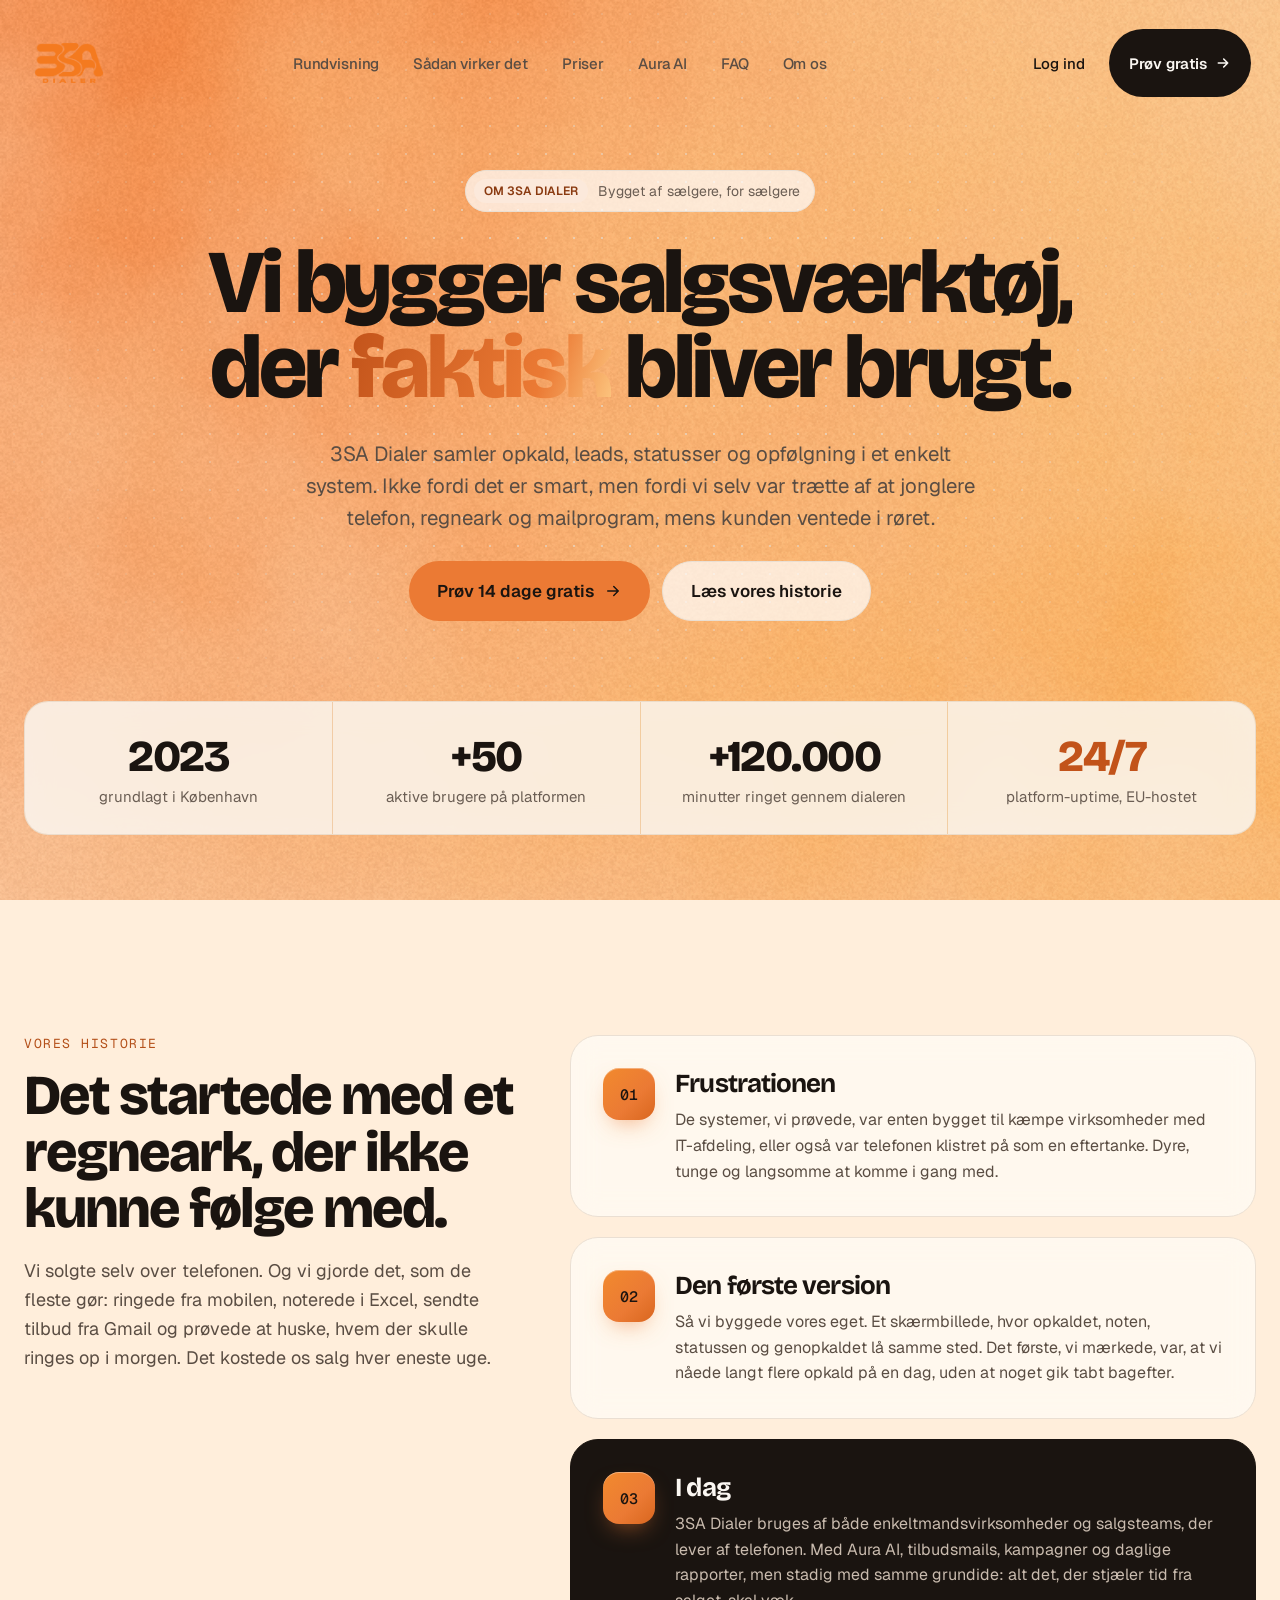
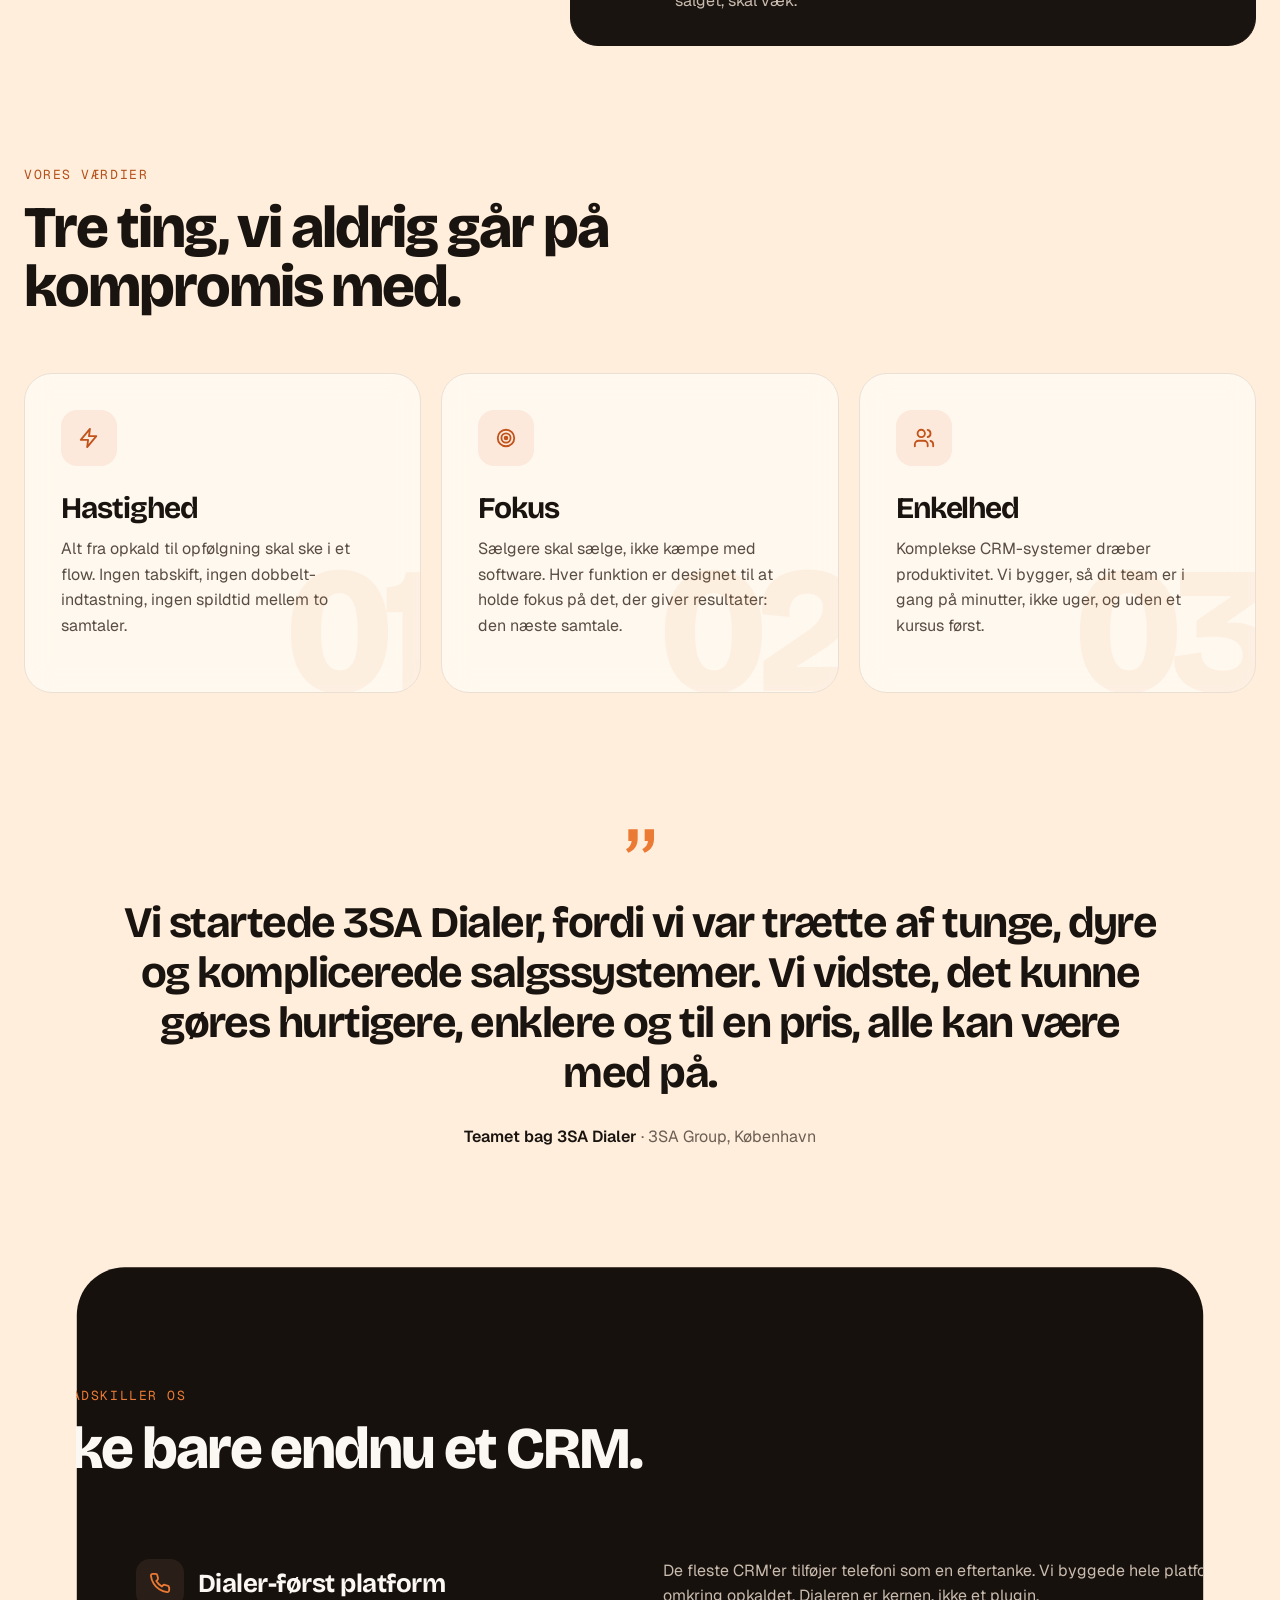
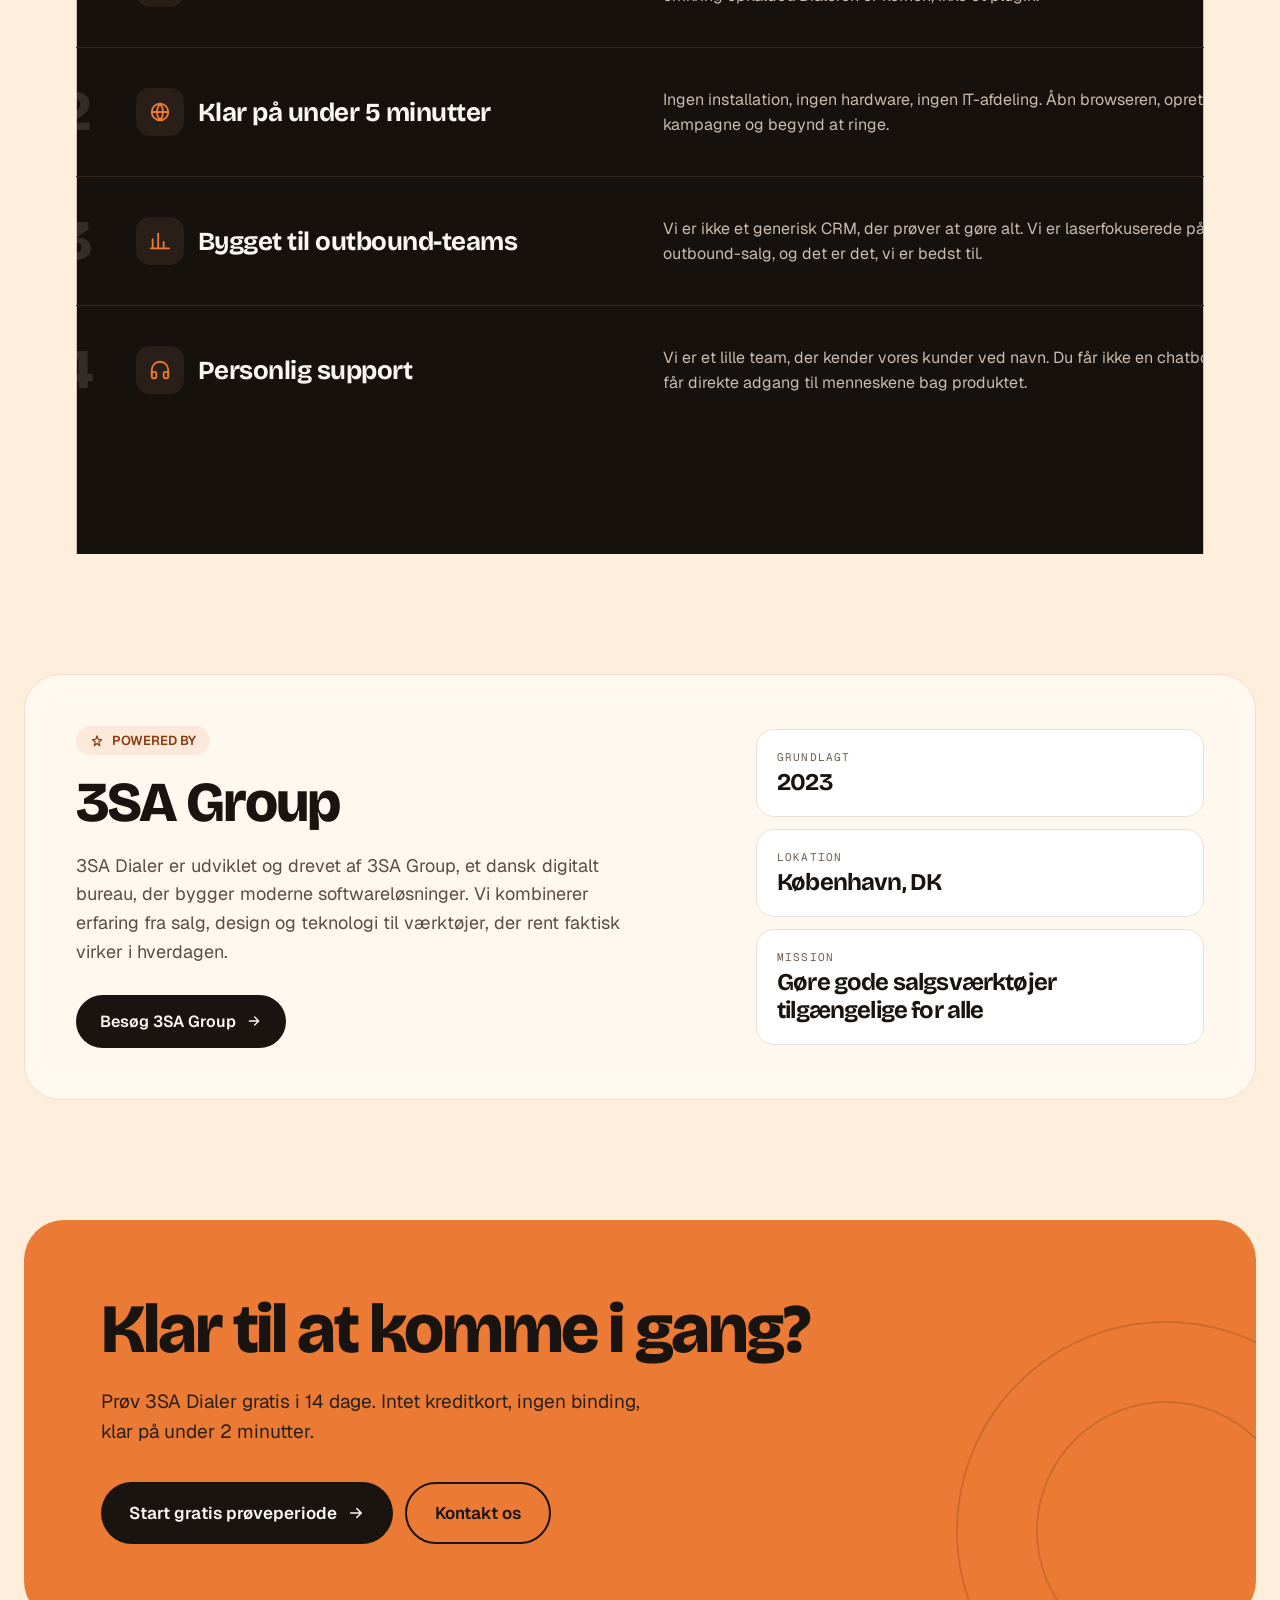
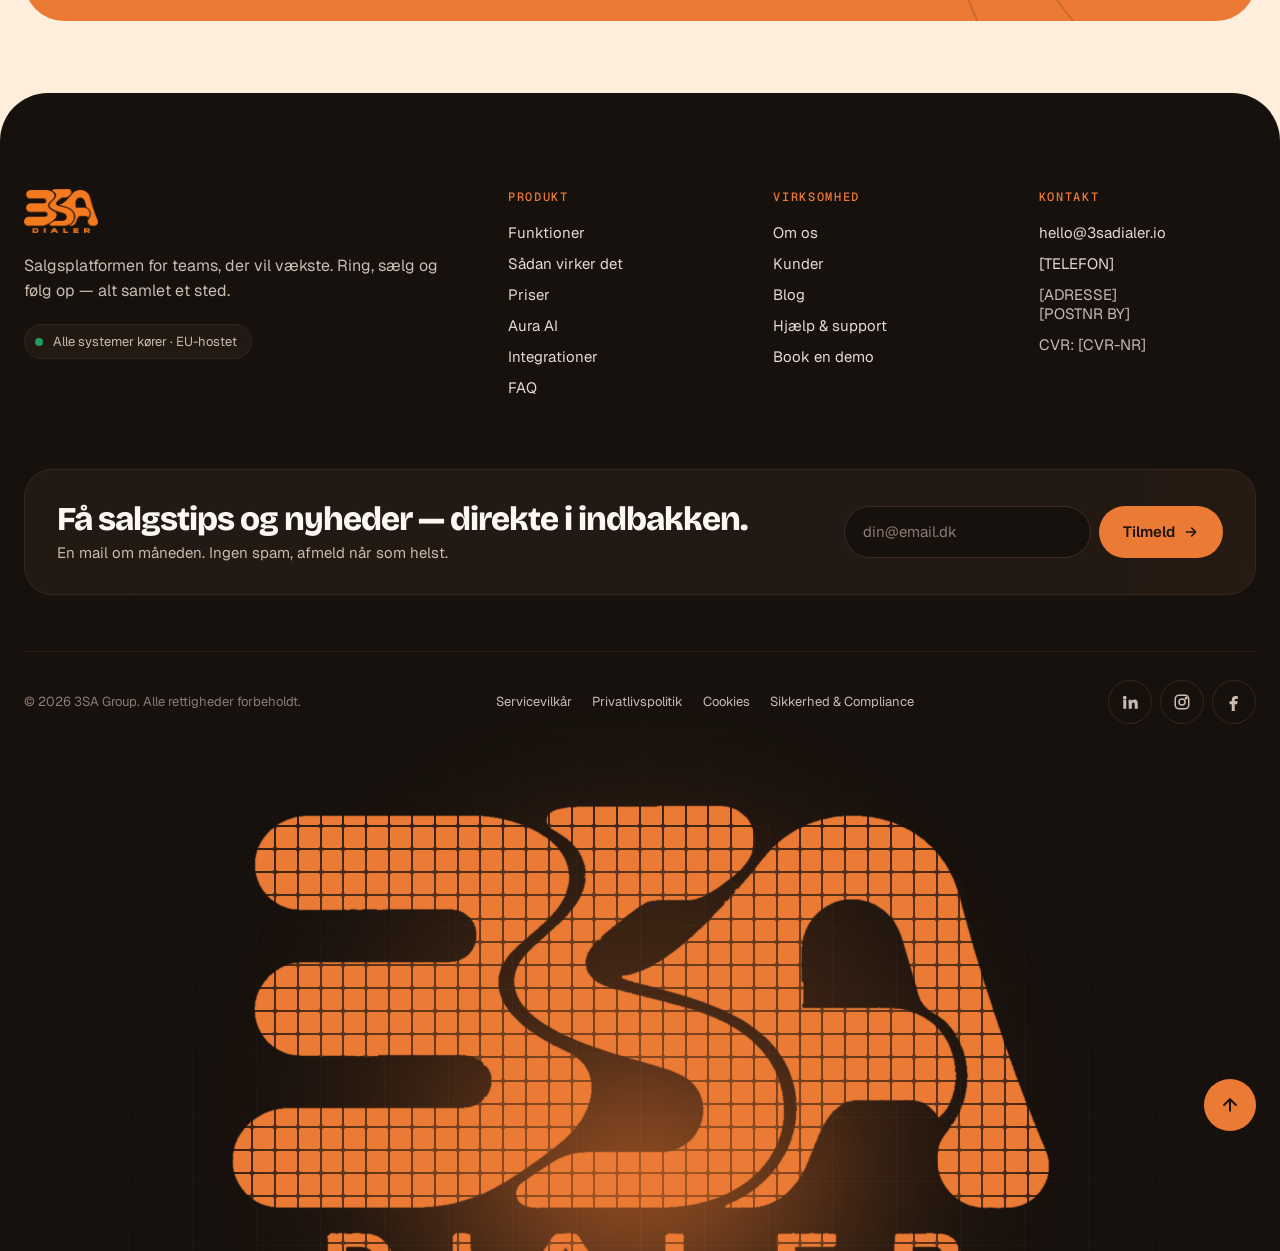
<file: om-os.html>
<!doctype html>
<html lang="da">
<head>
<meta charset="utf-8">
<meta name="viewport" content="width=device-width, initial-scale=1">
<title>Om os – 3SA Dialer | Bygget af sælgere, for sælgere</title>
<meta name="description" content="3SA Dialer er udviklet af 3SA Group i København. Læs historien bag platformen, vores værdier og hvorfor vi byggede et salgsværktøj, der sætter opkaldet i centrum.">
<link rel="canonical" href="https://3sadialer.io/om-os">
<link rel="icon" type="image/png" href="/logo.png">
<meta property="og:type" content="website">
<meta property="og:title" content="Om os – 3SA Dialer">
<meta property="og:description" content="Dialer og CRM til salgsteams. Betal kun for taletid eller få ubegrænset ringetid. Prøv 14 dage gratis.">
<meta property="og:url" content="https://3sadialer.io/om-os">
<meta property="og:image" content="https://3sadialer.io/logo.png">
<meta property="og:locale" content="da_DK">
<link rel="preconnect" href="https://fonts.googleapis.com">
<link href="https://fonts.googleapis.com/css2?family=Bricolage+Grotesque:opsz,wght@12..96,500;12..96,700;12..96,800&amp;family=Geist:wght@400;500;600;700&amp;family=Geist+Mono:wght@400;500&amp;display=swap" rel="stylesheet">
<link rel="stylesheet" href="/assets/site.css">
</head>
<body>
<div id="loader" aria-hidden="true"><div class="llogo"><img src="/logo.png" alt=""><span class="lsweep"></span></div><div class="lbar"><i></i></div></div>
<div id="progress" aria-hidden="true"></div>
<header class="hd" id="hd">
<div class="hd-bar">
<a class="hd-logo" href="/" aria-label="3SA Dialer – forside"><img src="/logo.png" alt="3SA Dialer"></a>
<nav class="hd-nav" id="hdnav" aria-label="Primær">
<span class="hd-pill" aria-hidden="true"></span>
<a href="/#rundvisning" data-sec="rundvisning">Rundvisning<span class="dot"></span></a>
<a href="/#saadan" data-sec="saadan">Sådan virker det<span class="dot"></span></a>
<a href="/#priser" data-sec="priser">Priser<span class="dot"></span></a>
<a href="/#aura" data-sec="aura">Aura AI<span class="dot"></span></a>
<a href="/#faq" data-sec="faq">FAQ<span class="dot"></span></a>
<a href="/om-os" data-sec="om-os">Om os<span class="dot"></span></a>
</nav>
<div class="hd-acts">
<a class="hd-login" href="https://app.3sadialer.io">Log ind</a>
<a class="hd-cta" href="https://app.3sadialer.io/signup">Prøv gratis<svg width="16" height="16" viewBox="0 0 24 24" fill="none" stroke="currentColor" stroke-width="2.4" stroke-linecap="round" stroke-linejoin="round" aria-hidden="true"><path d="M5 12h14M13 6l6 6-6 6"></path></svg></a>
<button class="hd-burger" id="burger" type="button" aria-label="Åbn menu" aria-expanded="false" aria-controls="mm"><span></span><span></span><span></span></button>
</div>
</div>
</header>
<div class="mm" id="mm" aria-hidden="true">
<div class="mm-glow" aria-hidden="true"></div><div class="mm-grid" aria-hidden="true"></div>
<div class="mm-label">MENU</div>
<ul class="mm-nav">
<li><a href="/#rundvisning"><i>01</i>Rundvisning<span class="arr"><svg width="16" height="16" viewBox="0 0 24 24" fill="none" stroke="currentColor" stroke-width="2.2" stroke-linecap="round" stroke-linejoin="round" aria-hidden="true"><path d="M5 12h14M13 6l6 6-6 6"></path></svg></span></a></li>
<li><a href="/#saadan"><i>02</i>Sådan virker det<span class="arr"><svg width="16" height="16" viewBox="0 0 24 24" fill="none" stroke="currentColor" stroke-width="2.2" stroke-linecap="round" stroke-linejoin="round" aria-hidden="true"><path d="M5 12h14M13 6l6 6-6 6"></path></svg></span></a></li>
<li><a href="/#priser"><i>03</i>Priser<span class="arr"><svg width="16" height="16" viewBox="0 0 24 24" fill="none" stroke="currentColor" stroke-width="2.2" stroke-linecap="round" stroke-linejoin="round" aria-hidden="true"><path d="M5 12h14M13 6l6 6-6 6"></path></svg></span></a></li>
<li><a href="/#aura"><i>04</i>Aura AI<span class="arr"><svg width="16" height="16" viewBox="0 0 24 24" fill="none" stroke="currentColor" stroke-width="2.2" stroke-linecap="round" stroke-linejoin="round" aria-hidden="true"><path d="M5 12h14M13 6l6 6-6 6"></path></svg></span></a></li>
<li><a href="/#faq"><i>05</i>FAQ<span class="arr"><svg width="16" height="16" viewBox="0 0 24 24" fill="none" stroke="currentColor" stroke-width="2.2" stroke-linecap="round" stroke-linejoin="round" aria-hidden="true"><path d="M5 12h14M13 6l6 6-6 6"></path></svg></span></a></li>
<li><a href="/om-os"><i>06</i>Om os<span class="arr"><svg width="16" height="16" viewBox="0 0 24 24" fill="none" stroke="currentColor" stroke-width="2.2" stroke-linecap="round" stroke-linejoin="round" aria-hidden="true"><path d="M5 12h14M13 6l6 6-6 6"></path></svg></span></a></li>
</ul>
<div class="mm-foot">
<a class="mm-cta" href="https://app.3sadialer.io/signup">Prøv 14 dage gratis<svg width="18" height="18" viewBox="0 0 24 24" fill="none" stroke="currentColor" stroke-width="2.4" stroke-linecap="round" stroke-linejoin="round" aria-hidden="true"><path d="M5 12h14M13 6l6 6-6 6"></path></svg></a>
<a class="mm-login" href="https://app.3sadialer.io">Log ind</a>
<div class="mm-meta"><span><b>●</b> ALLE SYSTEMER KØRER</span><span>EU-HOSTET</span></div>
</div>
</div>
<div id="bg" aria-hidden="true"><canvas id="shader"></canvas><div class="blob b1"></div><div class="blob b2"></div><div class="blob b3"></div><div class="blob b4"></div><div class="blob b5"></div><div class="blob cursor"></div><div class="grain"></div></div>
<div class="lp" style="font-family: 'Geist', system-ui, -apple-system, 'Segoe UI', Roboto, Helvetica, Arial, sans-serif; color: #1A1410; overflow: hidden">

<!-- ============ OM OS: HERO ============ -->
<section id="top" class="ab-hero">
<div style="position: absolute; inset: 0; background-image: radial-gradient(#E6D9CB 1px, transparent 1px); background-size: 28px 28px; opacity: .7; -webkit-mask-image: radial-gradient(ellipse 70% 60% at 50% 40%, #000 30%, transparent 80%); mask-image: radial-gradient(ellipse 70% 60% at 50% 40%, #000 30%, transparent 80%); pointer-events: none" aria-hidden="true" data-parallax="0.25"></div>
<div style="position: relative; max-width: 1240px; margin: 0 auto; display: flex; flex-direction: column; align-items: center; gap: 28px">
<div class="in1" style="display: inline-flex; align-items: center; gap: 10px; padding: 8px 14px 8px 8px; border-radius: 999px; background: rgba(255,255,255,.7); border: 1px solid #EADFD3; font-size: 14px; color: #6B5E54">
<span style="background: #FCE9DB; color: #8A3A10; font-weight: 600; padding: 4px 10px; border-radius: 999px; font-size: 12px">OM 3SA DIALER</span>
<span>Bygget af sælgere, for sælgere</span>
</div>
<h1 class="disp" style="font-size: clamp(44px, 7vw, 104px); line-height: .95; font-weight: 800"><span class="line"><span>Vi bygger salgsværktøj,</span></span><span class="line"><span>der <span class="shine" style="color: #C2531A">faktisk</span> bliver brugt.</span></span></h1>
<p class="in3" style="margin: 0; max-width: 680px; font-size: clamp(18px, 1.6vw, 21px); line-height: 1.55; color: #5A4D43">3SA Dialer samler opkald, leads, statusser og opfølgning i et enkelt system. Ikke fordi det er smart, men fordi vi selv var trætte af at jonglere telefon, regneark og mailprogram, mens kunden ventede i røret.</p>
<div class="in4" style="display: flex; flex-wrap: wrap; gap: 12px; justify-content: center">
<a class="btn magnet" href="https://app.3sadialer.io/signup" style="display: inline-flex; align-items: center; gap: 10px; padding: 18px 28px; border-radius: 999px; background: #EB7A34; color: #1A1410; font-weight: 600; font-size: 17px; text-decoration: none; min-height: 44px">Prøv 14 dage gratis <svg width="18" height="18" viewBox="0 0 24 24" fill="none" stroke="currentColor" stroke-width="2" stroke-linecap="round" stroke-linejoin="round" aria-hidden="true"><path d="M5 12h14M13 6l6 6-6 6"></path></svg></a>
<a class="btn magnet" href="#historien" style="display: inline-flex; align-items: center; gap: 10px; padding: 18px 28px; border-radius: 999px; background: rgba(255,255,255,.7); color: #1A1410; font-weight: 600; font-size: 17px; text-decoration: none; border: 1px solid #EADFD3; min-height: 44px">Læs vores historie</a>
</div>
</div>
<div class="reveal glass" style="position: relative; max-width: 1240px; margin: 80px auto 0; display: grid; grid-template-columns: repeat(auto-fit, minmax(220px, 1fr)); gap: 1px; background: rgba(234,223,211,.6); border: 1px solid rgba(234,223,211,.8); border-radius: 24px; overflow: hidden">
<div style="background: rgba(255,255,255,.62); padding: 28px"><div class="disp" style="font-size: 44px; font-weight: 800">2023</div><div style="color: #6B5E54; font-size: 15px; margin-top: 4px">grundlagt i København</div></div>
<div style="background: rgba(255,255,255,.62); padding: 28px"><div class="disp count" style="font-size: 44px; font-weight: 800">+50</div><div style="color: #6B5E54; font-size: 15px; margin-top: 4px">aktive brugere på platformen</div></div>
<div style="background: rgba(255,255,255,.62); padding: 28px"><div class="disp count" style="font-size: 44px; font-weight: 800">+120.000</div><div style="color: #6B5E54; font-size: 15px; margin-top: 4px">minutter ringet gennem dialeren</div></div>
<div style="background: rgba(255,255,255,.62); padding: 28px"><div class="disp count" style="font-size: 44px; font-weight: 800; color: #C2531A">24/7</div><div style="color: #6B5E54; font-size: 15px; margin-top: 4px">platform-uptime, EU-hostet</div></div>
</div>
</section>

<!-- ============ HISTORIEN ============ -->
<section id="historien" style="padding: 120px 24px">
<div style="max-width: 1240px; margin: 0 auto; display: flex; flex-wrap: wrap; gap: 48px">
<div style="flex: 1 1 340px; min-width: 0">
<div class="ab-sticky reveal">
<div class="mono" style="font-size: 13px; letter-spacing: .12em; color: #B4501A">VORES HISTORIE</div>
<h2 class="disp" style="margin: 16px 0 0; font-size: clamp(36px, 4.4vw, 60px); line-height: 1; font-weight: 800">Det startede med et regneark, der ikke kunne følge med.</h2>
<p style="margin: 20px 0 0; font-size: 18px; line-height: 1.6; color: #5A4D43">Vi solgte selv over telefonen. Og vi gjorde det, som de fleste gør: ringede fra mobilen, noterede i Excel, sendte tilbud fra Gmail og prøvede at huske, hvem der skulle ringes op i morgen. Det kostede os salg hver eneste uge.</p>
</div>
</div>
<div style="flex: 1.3 1 480px; min-width: 0; display: flex; flex-direction: column; gap: 20px">
<div class="reveal card glass r-right" style="background: rgba(255,255,255,.62); border: 1px solid #EADFD3; border-radius: 28px; padding: 32px; display: flex; gap: 20px; align-items: flex-start">
<div class="ab-dot">01</div>
<div><h3 class="disp" style="margin: 0; font-size: 26px; font-weight: 700">Frustrationen</h3><p style="margin: 8px 0 0; font-size: 16px; line-height: 1.6; color: #5A4D43">De systemer, vi prøvede, var enten bygget til kæmpe virksomheder med IT-afdeling, eller også var telefonen klistret på som en eftertanke. Dyre, tunge og langsomme at komme i gang med.</p></div>
</div>
<div class="reveal card glass r-right" style="background: rgba(255,255,255,.62); border: 1px solid #EADFD3; border-radius: 28px; padding: 32px; display: flex; gap: 20px; align-items: flex-start">
<div class="ab-dot">02</div>
<div><h3 class="disp" style="margin: 0; font-size: 26px; font-weight: 700">Den første version</h3><p style="margin: 8px 0 0; font-size: 16px; line-height: 1.6; color: #5A4D43">Så vi byggede vores eget. Et skærmbillede, hvor opkaldet, noten, statussen og genopkaldet lå samme sted. Det første, vi mærkede, var, at vi nåede langt flere opkald på en dag, uden at noget gik tabt bagefter.</p></div>
</div>
<div class="reveal card glass r-right" style="background: #1A1410; color: #FBF7F2; border: 1px solid #1A1410; border-radius: 28px; padding: 32px; display: flex; gap: 20px; align-items: flex-start">
<div class="ab-dot">03</div>
<div><h3 class="disp" style="margin: 0; font-size: 26px; font-weight: 700">I dag</h3><p style="margin: 8px 0 0; font-size: 16px; line-height: 1.6; color: #C9BBAE">3SA Dialer bruges af både enkeltmandsvirksomheder og salgsteams, der lever af telefonen. Med Aura AI, tilbudsmails, kampagner og daglige rapporter, men stadig med samme grundide: alt det, der stjæler tid fra salget, skal væk.</p></div>
</div>
</div>
</div>
</section>

<!-- ============ VÆRDIER ============ -->
<section style="padding: 0 24px 120px">
<div style="max-width: 1240px; margin: 0 auto">
<div class="reveal" style="max-width: 720px">
<div class="mono" style="font-size: 13px; letter-spacing: .12em; color: #B4501A">VORES VÆRDIER</div>
<h2 class="disp" style="margin: 16px 0 0; font-size: clamp(36px, 4.6vw, 64px); line-height: 1; font-weight: 800">Tre ting, vi aldrig går på kompromis med.</h2>
</div>
<div style="margin-top: 56px; display: grid; grid-template-columns: repeat(auto-fit, minmax(300px, 1fr)); gap: 20px">
<div class="reveal card glass ab-val" style="background: rgba(255,255,255,.62); border: 1px solid #EADFD3; border-radius: 28px; padding: 36px; min-height: 320px">
<div class="big" aria-hidden="true">01</div>
<span style="width: 56px; height: 56px; border-radius: 16px; background: #FCE9DB; display: flex; align-items: center; justify-content: center"><svg width="22" height="22" viewBox="0 0 24 24" fill="none" stroke="#C2531A" stroke-width="2" stroke-linecap="round" stroke-linejoin="round" aria-hidden="true"><path d="M13 2L3 14h8l-1 8 10-12h-8l1-8z"></path></svg></span>
<h3 class="disp" style="margin: 24px 0 0; font-size: 30px; font-weight: 700">Hastighed</h3>
<p style="margin: 10px 0 0; font-size: 16px; line-height: 1.6; color: #5A4D43; max-width: 320px">Alt fra opkald til opfølgning skal ske i et flow. Ingen tabskift, ingen dobbelt-indtastning, ingen spildtid mellem to samtaler.</p>
</div>
<div class="reveal card glass ab-val" style="background: rgba(255,255,255,.62); border: 1px solid #EADFD3; border-radius: 28px; padding: 36px; min-height: 320px">
<div class="big" aria-hidden="true">02</div>
<span style="width: 56px; height: 56px; border-radius: 16px; background: #FCE9DB; display: flex; align-items: center; justify-content: center"><svg width="22" height="22" viewBox="0 0 24 24" fill="none" stroke="#C2531A" stroke-width="2" stroke-linecap="round" stroke-linejoin="round" aria-hidden="true"><circle cx="12" cy="12" r="9"></circle><circle cx="12" cy="12" r="5"></circle><circle cx="12" cy="12" r="1.5" fill="#C2531A"></circle></svg></span>
<h3 class="disp" style="margin: 24px 0 0; font-size: 30px; font-weight: 700">Fokus</h3>
<p style="margin: 10px 0 0; font-size: 16px; line-height: 1.6; color: #5A4D43; max-width: 320px">Sælgere skal sælge, ikke kæmpe med software. Hver funktion er designet til at holde fokus på det, der giver resultater: den næste samtale.</p>
</div>
<div class="reveal card glass ab-val" style="background: rgba(255,255,255,.62); border: 1px solid #EADFD3; border-radius: 28px; padding: 36px; min-height: 320px">
<div class="big" aria-hidden="true">03</div>
<span style="width: 56px; height: 56px; border-radius: 16px; background: #FCE9DB; display: flex; align-items: center; justify-content: center"><svg width="22" height="22" viewBox="0 0 24 24" fill="none" stroke="#C2531A" stroke-width="2" stroke-linecap="round" stroke-linejoin="round" aria-hidden="true"><path d="M16 21v-2a4 4 0 0 0-4-4H6a4 4 0 0 0-4 4v2"></path><circle cx="9" cy="7" r="4"></circle><path d="M22 21v-2a4 4 0 0 0-3-3.9M16 3.1a4 4 0 0 1 0 7.8"></path></svg></span>
<h3 class="disp" style="margin: 24px 0 0; font-size: 30px; font-weight: 700">Enkelhed</h3>
<p style="margin: 10px 0 0; font-size: 16px; line-height: 1.6; color: #5A4D43; max-width: 320px">Komplekse CRM-systemer dræber produktivitet. Vi bygger, så dit team er i gang på minutter, ikke uger, og uden et kursus først.</p>
</div>
</div>
</div>
</section>

<!-- ============ CITAT ============ -->
<section style="padding: 0 24px 120px">
<figure class="reveal r-blur" style="max-width: 1040px; margin: 0 auto; text-align: center">
<svg width="56" height="56" viewBox="0 0 24 24" fill="#EB7A34" aria-hidden="true" style="margin: 0 auto"><path d="M7 7h4v4c0 3-1.5 5-4 6l-1-1.5c1.5-.8 2.3-2 2.4-3.5H7zM14 7h4v4c0 3-1.5 5-4 6l-1-1.5c1.5-.8 2.3-2 2.4-3.5H14z"></path></svg>
<blockquote class="disp" style="margin: 24px 0 0; font-size: clamp(28px, 3.4vw, 48px); line-height: 1.15; font-weight: 700">Vi startede 3SA Dialer, fordi vi var trætte af tunge, dyre og komplicerede salgssystemer. Vi vidste, det kunne gøres hurtigere, enklere og til en pris, alle kan være med på.</blockquote>
<figcaption style="margin-top: 28px; font-size: 16px"><b style="font-weight: 600">Teamet bag 3SA Dialer</b><span style="color: #6B5E54"> · 3SA Group, København</span></figcaption>
</figure>
</section>

<!-- ============ HVAD ADSKILLER OS (mørk) ============ -->
<section data-band style="background: #17110D; color: #FBF7F2; padding: 120px 24px; border-radius: 48px">
<div style="max-width: 1240px; margin: 0 auto">
<div class="reveal" style="max-width: 720px">
<div class="mono" style="font-size: 13px; letter-spacing: .12em; color: #EB7A34">HVAD ADSKILLER OS</div>
<h2 class="disp" style="margin: 16px 0 0; font-size: clamp(36px, 4.6vw, 64px); line-height: 1; font-weight: 800">Ikke bare endnu et CRM.</h2>
</div>
<div style="margin-top: 40px">
<div class="reveal ab-row" style="border-color: #33271E"><div class="num" style="color: rgba(251,247,242,.12)">01</div><h3><span style="background: #2A1F18"><svg width="22" height="22" viewBox="0 0 24 24" fill="none" stroke="#EB7A34" stroke-width="2" stroke-linecap="round" stroke-linejoin="round" aria-hidden="true"><path d="M22 16.9v3a2 2 0 0 1-2.2 2 19.8 19.8 0 0 1-8.6-3.1 19.5 19.5 0 0 1-6-6A19.8 19.8 0 0 1 2.1 4.2 2 2 0 0 1 4.1 2h3a2 2 0 0 1 2 1.7c.1.9.4 1.8.7 2.7a2 2 0 0 1-.5 2.1L8 9.8a16 16 0 0 0 6 6l1.3-1.3a2 2 0 0 1 2.1-.4c.9.3 1.8.6 2.7.7a2 2 0 0 1 1.7 2z"></path></svg></span>Dialer-først platform</h3><p style="color: #C9BBAE">De fleste CRM'er tilføjer telefoni som en eftertanke. Vi byggede hele platformen omkring opkaldet. Dialeren er kernen, ikke et plugin.</p></div>
<div class="reveal ab-row" style="border-color: #33271E"><div class="num" style="color: rgba(251,247,242,.12)">02</div><h3><span style="background: #2A1F18"><svg width="22" height="22" viewBox="0 0 24 24" fill="none" stroke="#EB7A34" stroke-width="2" stroke-linecap="round" stroke-linejoin="round" aria-hidden="true"><circle cx="12" cy="12" r="9"></circle><path d="M3 12h18M12 3a14 14 0 0 1 0 18M12 3a14 14 0 0 0 0 18"></path></svg></span>Klar på under 5 minutter</h3><p style="color: #C9BBAE">Ingen installation, ingen hardware, ingen IT-afdeling. Åbn browseren, opret din kampagne og begynd at ringe.</p></div>
<div class="reveal ab-row" style="border-color: #33271E"><div class="num" style="color: rgba(251,247,242,.12)">03</div><h3><span style="background: #2A1F18"><svg width="22" height="22" viewBox="0 0 24 24" fill="none" stroke="#EB7A34" stroke-width="2" stroke-linecap="round" stroke-linejoin="round" aria-hidden="true"><path d="M4 20V10M10 20V4M16 20v-7M22 20H2"></path></svg></span>Bygget til outbound-teams</h3><p style="color: #C9BBAE">Vi er ikke et generisk CRM, der prøver at gøre alt. Vi er laserfokuserede på outbound-salg, og det er det, vi er bedst til.</p></div>
<div class="reveal ab-row" style="border-color: #33271E; border-bottom: 0"><div class="num" style="color: rgba(251,247,242,.12)">04</div><h3><span style="background: #2A1F18"><svg width="22" height="22" viewBox="0 0 24 24" fill="none" stroke="#EB7A34" stroke-width="2" stroke-linecap="round" stroke-linejoin="round" aria-hidden="true"><path d="M3 18v-6a9 9 0 0 1 18 0v6"></path><path d="M21 19a2 2 0 0 1-2 2h-1a2 2 0 0 1-2-2v-3a2 2 0 0 1 2-2h3zM3 19a2 2 0 0 0 2 2h1a2 2 0 0 0 2-2v-3a2 2 0 0 0-2-2H3z"></path></svg></span>Personlig support</h3><p style="color: #C9BBAE">Vi er et lille team, der kender vores kunder ved navn. Du får ikke en chatbot. Du får direkte adgang til menneskene bag produktet.</p></div>
</div>
</div>
</section>

<!-- ============ 3SA STUDIO ============ -->
<section style="padding: 120px 24px">
<div class="reveal r-scale glass spot" style="max-width: 1240px; margin: 0 auto; background: rgba(255,255,255,.62); border: 1px solid #EADFD3; border-radius: 36px; padding: clamp(28px, 4vw, 56px); display: flex; flex-wrap: wrap; gap: 48px; align-items: center">
<div style="flex: 1.3 1 440px; min-width: 0">
<span style="display: inline-flex; align-items: center; gap: 8px; padding: 6px 14px; border-radius: 999px; background: #FCE9DB; color: #8A3A10; font-size: 13px; font-weight: 600"><svg width="14" height="14" viewBox="0 0 24 24" fill="none" stroke="currentColor" stroke-width="2" stroke-linecap="round" stroke-linejoin="round" aria-hidden="true"><path d="M12 3l1.9 5.8L20 10l-5 3.6 1.9 6.4L12 16.3 7.1 20 9 13.6 4 10l6.1-1.2z"></path></svg>POWERED BY</span>
<h2 class="disp" style="margin: 20px 0 0; font-size: clamp(36px, 4.4vw, 60px); line-height: 1; font-weight: 800">3SA Group</h2>
<p style="margin: 20px 0 0; font-size: 18px; line-height: 1.6; color: #5A4D43; max-width: 560px">3SA Dialer er udviklet og drevet af 3SA Group, et dansk digitalt bureau, der bygger moderne softwareløsninger. Vi kombinerer erfaring fra salg, design og teknologi til værktøjer, der rent faktisk virker i hverdagen.</p>
<a class="btn magnet" href="https://3sagroup.dk" style="margin-top: 28px; display: inline-flex; align-items: center; gap: 10px; padding: 16px 24px; border-radius: 999px; background: #1A1410; color: #FBF7F2; font-weight: 600; text-decoration: none; min-height: 44px">Besøg 3SA Group <svg width="16" height="16" viewBox="0 0 24 24" fill="none" stroke="currentColor" stroke-width="2" stroke-linecap="round" stroke-linejoin="round" aria-hidden="true"><path d="M5 12h14M13 6l6 6-6 6"></path></svg></a>
</div>
<div style="flex: 1 1 300px; min-width: 0; display: flex; flex-direction: column; gap: 12px">
<div class="card" style="background: #FFFFFF; border: 1px solid #EADFD3; border-radius: 18px; padding: 20px"><div class="mono" style="font-size: 11px; letter-spacing: .1em; color: #6B5E54">GRUNDLAGT</div><div class="disp" style="font-size: 24px; font-weight: 700; margin-top: 4px">2023</div></div>
<div class="card" style="background: #FFFFFF; border: 1px solid #EADFD3; border-radius: 18px; padding: 20px"><div class="mono" style="font-size: 11px; letter-spacing: .1em; color: #6B5E54">LOKATION</div><div class="disp" style="font-size: 24px; font-weight: 700; margin-top: 4px">København, DK</div></div>
<div class="card" style="background: #FFFFFF; border: 1px solid #EADFD3; border-radius: 18px; padding: 20px"><div class="mono" style="font-size: 11px; letter-spacing: .1em; color: #6B5E54">MISSION</div><div class="disp" style="font-size: 24px; font-weight: 700; margin-top: 4px">Gøre gode salgsværktøjer tilgængelige for alle</div></div>
</div>
</div>
</section>

<!-- ============ CTA ============ -->
<section style="padding: 0 24px 72px">
<div class="reveal r-scale" style="max-width: 1240px; margin: 0 auto; background: #EB7A34; border-radius: 40px; padding: clamp(40px, 6vw, 88px); position: relative; overflow: hidden">
<div style="position: absolute; right: -120px; bottom: -120px; width: 420px; height: 420px; border-radius: 50%; border: 2px solid rgba(26,20,16,.15)" aria-hidden="true"></div>
<div style="position: absolute; right: -40px; bottom: -40px; width: 260px; height: 260px; border-radius: 50%; border: 2px solid rgba(26,20,16,.15)" aria-hidden="true"></div>
<div style="position: relative; max-width: 760px">
<h2 class="disp" style="margin: 0; font-size: clamp(40px, 5.4vw, 80px); line-height: .96; font-weight: 800; color: #1A1410">Klar til at komme i gang?</h2>
<p style="margin: 24px 0 0; font-size: 19px; line-height: 1.55; color: #2A1F18; max-width: 560px">Prøv 3SA Dialer gratis i 14 dage. Intet kreditkort, ingen binding, klar på under 2 minutter.</p>
<div style="margin-top: 36px; display: flex; flex-wrap: wrap; gap: 12px">
<a class="btn magnet" href="https://app.3sadialer.io/signup" style="display: inline-flex; align-items: center; gap: 10px; padding: 18px 28px; border-radius: 999px; background: #1A1410; color: #FBF7F2; font-weight: 600; font-size: 17px; text-decoration: none; min-height: 44px">Start gratis prøveperiode <svg width="18" height="18" viewBox="0 0 24 24" fill="none" stroke="currentColor" stroke-width="2" stroke-linecap="round" stroke-linejoin="round" aria-hidden="true"><path d="M5 12h14M13 6l6 6-6 6"></path></svg></a>
<a class="btn magnet" href="/kontakt" style="display: inline-flex; align-items: center; gap: 10px; padding: 18px 28px; border-radius: 999px; background: transparent; color: #1A1410; font-weight: 600; font-size: 17px; text-decoration: none; border: 2px solid #1A1410; min-height: 44px">Kontakt os</a>
</div>
</div>
</div>
</section>

<footer class="ft">
<div class="ft-glow" aria-hidden="true"></div>
<div class="ft-grid" aria-hidden="true"></div>
<button class="ft-top-btn" type="button" aria-label="Til toppen" onclick="window.scrollTo({top:0,behavior:'smooth'})"><svg width="20" height="20" viewBox="0 0 24 24" fill="none" stroke="currentColor" stroke-width="2.4" stroke-linecap="round" stroke-linejoin="round" aria-hidden="true"><path d="M12 19V5M5 12l7-7 7 7"></path></svg></button>
<div class="ft-wrap">

<div class="ft-top">
<div class="ft-brand">
<div class="ft-logo"><img src="/logo.png" alt="3SA Dialer" style="height:44px;width:auto"></div>
<p>Salgsplatformen for teams, der vil vækste. Ring, sælg og følg op — alt samlet et sted.</p>
<span class="ft-status"><b></b>Alle systemer kører · EU-hostet</span>
</div>

<div class="ft-cols">
<div class="ft-col"><h4>PRODUKT</h4><ul>
<li><a href="#">Funktioner</a></li><li><a href="#">Sådan virker det</a></li><li><a href="/#priser">Priser</a></li><li><a href="#">Aura AI</a></li><li><a href="/#integrationer">Integrationer</a></li><li><a href="#">FAQ</a></li></ul></div>
<div class="ft-col"><h4>VIRKSOMHED</h4><ul>
<li><a href="/om-os">Om os</a></li><li><a href="#">Kunder</a></li><li><a href="#">Blog</a></li><li><a href="/kontakt">Hjælp &amp; support</a></li><li><a href="/book-intro">Book en demo</a></li></ul></div>
<div class="ft-col"><h4>KONTAKT</h4><ul>
<li><a href="mailto:hello@3sadialer.io">hello@3sadialer.io</a></li><li><a href="tel:[TELEFON]">[TELEFON]</a></li><li><span style="color:#C9BBAE">[ADRESSE]<br>[POSTNR BY]</span></li><li><span style="color:#C9BBAE">CVR: [CVR-NR]</span></li></ul></div>
</div>
</div>

<div class="ft-cta">
<div><h3>Få salgstips og nyheder — direkte i indbakken.</h3><p>En mail om måneden. Ingen spam, afmeld når som helst.</p></div>
<form class="ft-form" onsubmit="event.preventDefault();this.querySelector('button').textContent='Tak — du er tilmeldt ✓';">
<label for="ft-mail" style="position:absolute;width:1px;height:1px;overflow:hidden;clip:rect(0 0 0 0)">E-mail</label>
<input id="ft-mail" type="email" placeholder="din@email.dk" required>
<button type="submit">Tilmeld <svg width="16" height="16" viewBox="0 0 24 24" fill="none" stroke="currentColor" stroke-width="2.4" stroke-linecap="round" stroke-linejoin="round" aria-hidden="true"><path d="M5 12h14M13 6l6 6-6 6"></path></svg></button>
</form>
</div>

<div class="ft-bottom">
<span>© 2026 3SA Group. Alle rettigheder forbeholdt.</span>
<nav aria-label="Juridisk"><a href="/servicevilkaar">Servicevilkår</a><a href="/privatlivspolitik">Privatlivspolitik</a><a href="#">Cookies</a><a href="/sikkerhed">Sikkerhed &amp; Compliance</a></nav>
<div class="ft-social">
<a href="#" aria-label="LinkedIn"><svg width="18" height="18" viewBox="0 0 24 24" fill="currentColor" aria-hidden="true"><path d="M4.98 3.5a2.5 2.5 0 1 1 0 5 2.5 2.5 0 0 1 0-5zM3 9h4v12H3zM10 9h3.8v1.7h.1c.5-1 1.8-2 3.7-2 4 0 4.7 2.6 4.7 6V21h-4v-5.5c0-1.3 0-3-1.8-3s-2.1 1.4-2.1 2.9V21h-4z"></path></svg></a>
<a href="#" aria-label="Instagram"><svg width="18" height="18" viewBox="0 0 24 24" fill="none" stroke="currentColor" stroke-width="2" stroke-linecap="round" stroke-linejoin="round" aria-hidden="true"><rect x="3" y="3" width="18" height="18" rx="5"></rect><circle cx="12" cy="12" r="4"></circle><circle cx="17.5" cy="6.5" r="1" fill="currentColor"></circle></svg></a>
<a href="#" aria-label="Facebook"><svg width="18" height="18" viewBox="0 0 24 24" fill="currentColor" aria-hidden="true"><path d="M14 8h3V4h-3c-2.8 0-5 2.2-5 5v2H6v4h3v9h4v-9h3l1-4h-4V9c0-.6.4-1 1-1z"></path></svg></a>
</div>
</div>

<div class="ft-bigwrap"><div class="ft-halo" aria-hidden="true"></div><div class="ft-big" id="ftbig" aria-hidden="true"><i style="transition-delay:0.26s;animation-delay:-0.00s"></i><i style="transition-delay:0.60s;animation-delay:-0.17s"></i><i style="transition-delay:0.41s;animation-delay:-0.33s"></i><i style="transition-delay:0.66s;animation-delay:-0.50s"></i><i style="transition-delay:0.69s;animation-delay:-0.67s"></i><i style="transition-delay:0.07s;animation-delay:-0.83s"></i><i style="transition-delay:0.01s;animation-delay:-1.00s"></i><i style="transition-delay:0.92s;animation-delay:-1.17s"></i><i style="transition-delay:0.29s;animation-delay:-1.33s"></i><i style="transition-delay:0.26s;animation-delay:-1.50s"></i><i style="transition-delay:1.10s;animation-delay:-1.67s"></i><i style="transition-delay:0.52s;animation-delay:-1.83s"></i><i style="transition-delay:0.92s;animation-delay:-2.00s"></i><i style="transition-delay:0.52s;animation-delay:-2.17s"></i><i style="transition-delay:0.70s;animation-delay:-2.33s"></i><i style="transition-delay:0.17s;animation-delay:-2.50s"></i><i style="transition-delay:0.70s;animation-delay:-2.67s"></i><i style="transition-delay:0.95s;animation-delay:-2.83s"></i><i style="transition-delay:0.58s;animation-delay:-3.00s"></i><i style="transition-delay:0.82s;animation-delay:-3.17s"></i><i style="transition-delay:0.74s;animation-delay:-3.33s"></i><i style="transition-delay:0.07s;animation-delay:-3.50s"></i><i style="transition-delay:0.83s;animation-delay:-3.67s"></i><i style="transition-delay:0.65s;animation-delay:-3.83s"></i><i style="transition-delay:0.33s;animation-delay:-4.00s"></i><i style="transition-delay:0.03s;animation-delay:-4.17s"></i><i style="transition-delay:0.95s;animation-delay:-4.33s"></i><i style="transition-delay:0.52s;animation-delay:-4.50s"></i><i style="transition-delay:0.79s;animation-delay:-4.67s"></i><i style="transition-delay:0.97s;animation-delay:-4.83s"></i><i style="transition-delay:0.79s;animation-delay:-5.00s"></i><i style="transition-delay:1.01s;animation-delay:-5.17s"></i><i style="transition-delay:0.43s;animation-delay:-5.33s"></i><i style="transition-delay:0.88s;animation-delay:-5.50s"></i><i style="transition-delay:0.49s;animation-delay:-5.67s"></i><i style="transition-delay:1.03s;animation-delay:-5.83s"></i><i style="transition-delay:0.97s;animation-delay:-0.00s"></i><i style="transition-delay:0.11s;animation-delay:-0.17s"></i><i style="transition-delay:0.15s;animation-delay:-0.33s"></i><i style="transition-delay:0.24s;animation-delay:-0.50s"></i><i style="transition-delay:1.06s;animation-delay:-0.67s"></i><i style="transition-delay:0.48s;animation-delay:-0.83s"></i><i style="transition-delay:0.69s;animation-delay:-1.00s"></i><i style="transition-delay:0.33s;animation-delay:-1.17s"></i><i style="transition-delay:0.56s;animation-delay:-1.33s"></i><i style="transition-delay:0.42s;animation-delay:-1.50s"></i><i style="transition-delay:0.39s;animation-delay:-1.67s"></i><i style="transition-delay:0.64s;animation-delay:-1.83s"></i><i style="transition-delay:0.64s;animation-delay:-2.00s"></i><i style="transition-delay:0.99s;animation-delay:-2.17s"></i><i style="transition-delay:0.75s;animation-delay:-2.33s"></i><i style="transition-delay:1.02s;animation-delay:-2.50s"></i><i style="transition-delay:0.94s;animation-delay:-2.67s"></i><i style="transition-delay:1.09s;animation-delay:-2.83s"></i><i style="transition-delay:0.74s;animation-delay:-3.00s"></i><i style="transition-delay:0.18s;animation-delay:-3.17s"></i><i style="transition-delay:0.95s;animation-delay:-3.33s"></i><i style="transition-delay:1.06s;animation-delay:-3.50s"></i><i style="transition-delay:1.00s;animation-delay:-3.67s"></i><i style="transition-delay:0.63s;animation-delay:-3.83s"></i><i style="transition-delay:0.79s;animation-delay:-4.00s"></i><i style="transition-delay:0.23s;animation-delay:-4.17s"></i><i style="transition-delay:0.91s;animation-delay:-4.33s"></i><i style="transition-delay:0.63s;animation-delay:-4.50s"></i><i style="transition-delay:0.31s;animation-delay:-4.67s"></i><i style="transition-delay:0.07s;animation-delay:-4.83s"></i><i style="transition-delay:0.94s;animation-delay:-5.00s"></i><i style="transition-delay:1.09s;animation-delay:-5.17s"></i><i style="transition-delay:0.10s;animation-delay:-5.33s"></i><i style="transition-delay:0.88s;animation-delay:-5.50s"></i><i style="transition-delay:0.45s;animation-delay:-5.67s"></i><i style="transition-delay:0.17s;animation-delay:-5.83s"></i><i style="transition-delay:0.32s;animation-delay:-0.00s"></i><i style="transition-delay:0.85s;animation-delay:-0.17s"></i><i style="transition-delay:0.96s;animation-delay:-0.33s"></i><i style="transition-delay:0.05s;animation-delay:-0.50s"></i><i style="transition-delay:0.68s;animation-delay:-0.67s"></i><i style="transition-delay:0.05s;animation-delay:-0.83s"></i><i style="transition-delay:0.79s;animation-delay:-1.00s"></i><i style="transition-delay:0.36s;animation-delay:-1.17s"></i><i style="transition-delay:0.97s;animation-delay:-1.33s"></i><i style="transition-delay:1.08s;animation-delay:-1.50s"></i><i style="transition-delay:0.56s;animation-delay:-1.67s"></i><i style="transition-delay:1.10s;animation-delay:-1.83s"></i><i style="transition-delay:0.34s;animation-delay:-2.00s"></i><i style="transition-delay:0.08s;animation-delay:-2.17s"></i><i style="transition-delay:0.66s;animation-delay:-2.33s"></i><i style="transition-delay:0.03s;animation-delay:-2.50s"></i><i style="transition-delay:0.22s;animation-delay:-2.67s"></i><i style="transition-delay:0.45s;animation-delay:-2.83s"></i><i style="transition-delay:0.67s;animation-delay:-3.00s"></i><i style="transition-delay:0.17s;animation-delay:-3.17s"></i><i style="transition-delay:0.05s;animation-delay:-3.33s"></i><i style="transition-delay:0.95s;animation-delay:-3.50s"></i><i style="transition-delay:0.35s;animation-delay:-3.67s"></i><i style="transition-delay:1.05s;animation-delay:-3.83s"></i><i style="transition-delay:0.99s;animation-delay:-4.00s"></i><i style="transition-delay:0.42s;animation-delay:-4.17s"></i><i style="transition-delay:0.51s;animation-delay:-4.33s"></i><i style="transition-delay:0.57s;animation-delay:-4.50s"></i><i style="transition-delay:0.71s;animation-delay:-4.67s"></i><i style="transition-delay:0.66s;animation-delay:-4.83s"></i><i style="transition-delay:0.62s;animation-delay:-5.00s"></i><i style="transition-delay:0.68s;animation-delay:-5.17s"></i><i style="transition-delay:1.03s;animation-delay:-5.33s"></i><i style="transition-delay:0.56s;animation-delay:-5.50s"></i><i style="transition-delay:0.47s;animation-delay:-5.67s"></i><i style="transition-delay:0.79s;animation-delay:-5.83s"></i><i style="transition-delay:0.26s;animation-delay:-0.00s"></i><i style="transition-delay:0.33s;animation-delay:-0.17s"></i><i style="transition-delay:1.08s;animation-delay:-0.33s"></i><i style="transition-delay:0.57s;animation-delay:-0.50s"></i><i style="transition-delay:0.60s;animation-delay:-0.67s"></i><i style="transition-delay:0.01s;animation-delay:-0.83s"></i><i style="transition-delay:0.46s;animation-delay:-1.00s"></i><i style="transition-delay:0.64s;animation-delay:-1.17s"></i><i style="transition-delay:0.02s;animation-delay:-1.33s"></i><i style="transition-delay:0.68s;animation-delay:-1.50s"></i><i style="transition-delay:0.70s;animation-delay:-1.67s"></i><i style="transition-delay:0.07s;animation-delay:-1.83s"></i><i style="transition-delay:0.69s;animation-delay:-2.00s"></i><i style="transition-delay:0.51s;animation-delay:-2.17s"></i><i style="transition-delay:0.75s;animation-delay:-2.33s"></i><i style="transition-delay:0.39s;animation-delay:-2.50s"></i><i style="transition-delay:0.78s;animation-delay:-2.67s"></i><i style="transition-delay:0.81s;animation-delay:-2.83s"></i><i style="transition-delay:0.02s;animation-delay:-3.00s"></i><i style="transition-delay:0.07s;animation-delay:-3.17s"></i><i style="transition-delay:0.74s;animation-delay:-3.33s"></i><i style="transition-delay:1.06s;animation-delay:-3.50s"></i><i style="transition-delay:0.28s;animation-delay:-3.67s"></i><i style="transition-delay:0.50s;animation-delay:-3.83s"></i><i style="transition-delay:0.65s;animation-delay:-4.00s"></i><i style="transition-delay:0.35s;animation-delay:-4.17s"></i><i style="transition-delay:0.40s;animation-delay:-4.33s"></i><i style="transition-delay:0.34s;animation-delay:-4.50s"></i><i style="transition-delay:0.41s;animation-delay:-4.67s"></i><i style="transition-delay:0.66s;animation-delay:-4.83s"></i><i style="transition-delay:0.33s;animation-delay:-5.00s"></i><i style="transition-delay:0.41s;animation-delay:-5.17s"></i><i style="transition-delay:0.85s;animation-delay:-5.33s"></i><i style="transition-delay:0.03s;animation-delay:-5.50s"></i><i style="transition-delay:0.63s;animation-delay:-5.67s"></i><i style="transition-delay:0.81s;animation-delay:-5.83s"></i><i style="transition-delay:0.34s;animation-delay:-0.00s"></i><i style="transition-delay:0.24s;animation-delay:-0.17s"></i><i style="transition-delay:0.88s;animation-delay:-0.33s"></i><i style="transition-delay:0.26s;animation-delay:-0.50s"></i><i style="transition-delay:0.21s;animation-delay:-0.67s"></i><i style="transition-delay:0.48s;animation-delay:-0.83s"></i><i style="transition-delay:0.77s;animation-delay:-1.00s"></i><i style="transition-delay:0.11s;animation-delay:-1.17s"></i><i style="transition-delay:0.35s;animation-delay:-1.33s"></i><i style="transition-delay:0.37s;animation-delay:-1.50s"></i><i style="transition-delay:0.92s;animation-delay:-1.67s"></i><i style="transition-delay:0.48s;animation-delay:-1.83s"></i><i style="transition-delay:0.94s;animation-delay:-2.00s"></i><i style="transition-delay:0.19s;animation-delay:-2.17s"></i><i style="transition-delay:0.37s;animation-delay:-2.33s"></i><i style="transition-delay:0.72s;animation-delay:-2.50s"></i><i style="transition-delay:0.97s;animation-delay:-2.67s"></i><i style="transition-delay:0.50s;animation-delay:-2.83s"></i><i style="transition-delay:0.25s;animation-delay:-3.00s"></i><i style="transition-delay:0.13s;animation-delay:-3.17s"></i><i style="transition-delay:0.58s;animation-delay:-3.33s"></i><i style="transition-delay:0.21s;animation-delay:-3.50s"></i><i style="transition-delay:0.89s;animation-delay:-3.67s"></i><i style="transition-delay:0.92s;animation-delay:-3.83s"></i><i style="transition-delay:0.20s;animation-delay:-4.00s"></i><i style="transition-delay:0.31s;animation-delay:-4.17s"></i><i style="transition-delay:0.89s;animation-delay:-4.33s"></i><i style="transition-delay:0.71s;animation-delay:-4.50s"></i><i style="transition-delay:0.89s;animation-delay:-4.67s"></i><i style="transition-delay:0.38s;animation-delay:-4.83s"></i><i style="transition-delay:0.14s;animation-delay:-5.00s"></i><i style="transition-delay:0.32s;animation-delay:-5.17s"></i><i style="transition-delay:0.87s;animation-delay:-5.33s"></i><i style="transition-delay:0.30s;animation-delay:-5.50s"></i><i style="transition-delay:0.38s;animation-delay:-5.67s"></i><i style="transition-delay:0.46s;animation-delay:-5.83s"></i><i style="transition-delay:0.46s;animation-delay:-0.00s"></i><i style="transition-delay:0.45s;animation-delay:-0.17s"></i><i style="transition-delay:1.01s;animation-delay:-0.33s"></i><i style="transition-delay:0.17s;animation-delay:-0.50s"></i><i style="transition-delay:0.01s;animation-delay:-0.67s"></i><i style="transition-delay:1.04s;animation-delay:-0.83s"></i><i style="transition-delay:0.97s;animation-delay:-1.00s"></i><i style="transition-delay:1.09s;animation-delay:-1.17s"></i><i style="transition-delay:0.48s;animation-delay:-1.33s"></i><i style="transition-delay:1.05s;animation-delay:-1.50s"></i><i style="transition-delay:1.02s;animation-delay:-1.67s"></i><i style="transition-delay:0.24s;animation-delay:-1.83s"></i><i style="transition-delay:0.82s;animation-delay:-2.00s"></i><i style="transition-delay:0.92s;animation-delay:-2.17s"></i><i style="transition-delay:0.73s;animation-delay:-2.33s"></i><i style="transition-delay:0.57s;animation-delay:-2.50s"></i><i style="transition-delay:0.32s;animation-delay:-2.67s"></i><i style="transition-delay:0.38s;animation-delay:-2.83s"></i><i style="transition-delay:0.25s;animation-delay:-3.00s"></i><i style="transition-delay:0.07s;animation-delay:-3.17s"></i><i style="transition-delay:0.65s;animation-delay:-3.33s"></i><i style="transition-delay:0.32s;animation-delay:-3.50s"></i><i style="transition-delay:0.89s;animation-delay:-3.67s"></i><i style="transition-delay:0.05s;animation-delay:-3.83s"></i><i style="transition-delay:0.99s;animation-delay:-4.00s"></i><i style="transition-delay:0.76s;animation-delay:-4.17s"></i><i style="transition-delay:1.02s;animation-delay:-4.33s"></i><i style="transition-delay:0.99s;animation-delay:-4.50s"></i><i style="transition-delay:0.99s;animation-delay:-4.67s"></i><i style="transition-delay:0.63s;animation-delay:-4.83s"></i><i style="transition-delay:0.01s;animation-delay:-5.00s"></i><i style="transition-delay:0.82s;animation-delay:-5.17s"></i><i style="transition-delay:0.19s;animation-delay:-5.33s"></i><i style="transition-delay:0.33s;animation-delay:-5.50s"></i><i style="transition-delay:0.73s;animation-delay:-5.67s"></i><i style="transition-delay:0.58s;animation-delay:-5.83s"></i><i style="transition-delay:0.46s;animation-delay:-0.00s"></i><i style="transition-delay:1.03s;animation-delay:-0.17s"></i><i style="transition-delay:0.67s;animation-delay:-0.33s"></i><i style="transition-delay:0.38s;animation-delay:-0.50s"></i><i style="transition-delay:0.28s;animation-delay:-0.67s"></i><i style="transition-delay:0.95s;animation-delay:-0.83s"></i><i style="transition-delay:0.52s;animation-delay:-1.00s"></i><i style="transition-delay:0.86s;animation-delay:-1.17s"></i><i style="transition-delay:0.39s;animation-delay:-1.33s"></i><i style="transition-delay:0.22s;animation-delay:-1.50s"></i><i style="transition-delay:0.59s;animation-delay:-1.67s"></i><i style="transition-delay:0.90s;animation-delay:-1.83s"></i><i style="transition-delay:0.19s;animation-delay:-2.00s"></i><i style="transition-delay:0.87s;animation-delay:-2.17s"></i><i style="transition-delay:1.01s;animation-delay:-2.33s"></i><i style="transition-delay:0.89s;animation-delay:-2.50s"></i><i style="transition-delay:0.91s;animation-delay:-2.67s"></i><i style="transition-delay:0.01s;animation-delay:-2.83s"></i><i style="transition-delay:0.69s;animation-delay:-3.00s"></i><i style="transition-delay:0.95s;animation-delay:-3.17s"></i><i style="transition-delay:0.05s;animation-delay:-3.33s"></i><i style="transition-delay:0.30s;animation-delay:-3.50s"></i><i style="transition-delay:0.30s;animation-delay:-3.67s"></i><i style="transition-delay:0.58s;animation-delay:-3.83s"></i><i style="transition-delay:0.47s;animation-delay:-4.00s"></i><i style="transition-delay:0.52s;animation-delay:-4.17s"></i><i style="transition-delay:0.85s;animation-delay:-4.33s"></i><i style="transition-delay:0.00s;animation-delay:-4.50s"></i><i style="transition-delay:0.06s;animation-delay:-4.67s"></i><i style="transition-delay:0.14s;animation-delay:-4.83s"></i><i style="transition-delay:0.14s;animation-delay:-5.00s"></i><i style="transition-delay:0.08s;animation-delay:-5.17s"></i><i style="transition-delay:1.07s;animation-delay:-5.33s"></i><i style="transition-delay:0.94s;animation-delay:-5.50s"></i><i style="transition-delay:0.09s;animation-delay:-5.67s"></i><i style="transition-delay:0.55s;animation-delay:-5.83s"></i><i style="transition-delay:0.35s;animation-delay:-0.00s"></i><i style="transition-delay:0.35s;animation-delay:-0.17s"></i><i style="transition-delay:0.39s;animation-delay:-0.33s"></i><i style="transition-delay:0.71s;animation-delay:-0.50s"></i><i style="transition-delay:0.65s;animation-delay:-0.67s"></i><i style="transition-delay:0.40s;animation-delay:-0.83s"></i><i style="transition-delay:0.21s;animation-delay:-1.00s"></i><i style="transition-delay:0.36s;animation-delay:-1.17s"></i><i style="transition-delay:0.14s;animation-delay:-1.33s"></i><i style="transition-delay:0.61s;animation-delay:-1.50s"></i><i style="transition-delay:0.79s;animation-delay:-1.67s"></i><i style="transition-delay:0.42s;animation-delay:-1.83s"></i><i style="transition-delay:0.09s;animation-delay:-2.00s"></i><i style="transition-delay:0.20s;animation-delay:-2.17s"></i><i style="transition-delay:0.41s;animation-delay:-2.33s"></i><i style="transition-delay:0.66s;animation-delay:-2.50s"></i><i style="transition-delay:0.86s;animation-delay:-2.67s"></i><i style="transition-delay:0.42s;animation-delay:-2.83s"></i><i style="transition-delay:0.88s;animation-delay:-3.00s"></i><i style="transition-delay:0.69s;animation-delay:-3.17s"></i><i style="transition-delay:0.47s;animation-delay:-3.33s"></i><i style="transition-delay:0.41s;animation-delay:-3.50s"></i><i style="transition-delay:0.55s;animation-delay:-3.67s"></i><i style="transition-delay:0.77s;animation-delay:-3.83s"></i><i style="transition-delay:0.46s;animation-delay:-4.00s"></i><i style="transition-delay:0.76s;animation-delay:-4.17s"></i><i style="transition-delay:0.51s;animation-delay:-4.33s"></i><i style="transition-delay:0.27s;animation-delay:-4.50s"></i><i style="transition-delay:0.59s;animation-delay:-4.67s"></i><i style="transition-delay:0.76s;animation-delay:-4.83s"></i><i style="transition-delay:0.08s;animation-delay:-5.00s"></i><i style="transition-delay:0.47s;animation-delay:-5.17s"></i><i style="transition-delay:0.47s;animation-delay:-5.33s"></i><i style="transition-delay:0.97s;animation-delay:-5.50s"></i><i style="transition-delay:1.03s;animation-delay:-5.67s"></i><i style="transition-delay:0.41s;animation-delay:-5.83s"></i><i style="transition-delay:0.99s;animation-delay:-0.00s"></i><i style="transition-delay:0.87s;animation-delay:-0.17s"></i><i style="transition-delay:0.29s;animation-delay:-0.33s"></i><i style="transition-delay:0.51s;animation-delay:-0.50s"></i><i style="transition-delay:0.14s;animation-delay:-0.67s"></i><i style="transition-delay:0.89s;animation-delay:-0.83s"></i><i style="transition-delay:0.73s;animation-delay:-1.00s"></i><i style="transition-delay:0.98s;animation-delay:-1.17s"></i><i style="transition-delay:0.87s;animation-delay:-1.33s"></i><i style="transition-delay:0.73s;animation-delay:-1.50s"></i><i style="transition-delay:0.81s;animation-delay:-1.67s"></i><i style="transition-delay:0.62s;animation-delay:-1.83s"></i><i style="transition-delay:0.11s;animation-delay:-2.00s"></i><i style="transition-delay:0.65s;animation-delay:-2.17s"></i><i style="transition-delay:0.01s;animation-delay:-2.33s"></i><i style="transition-delay:0.16s;animation-delay:-2.50s"></i><i style="transition-delay:0.85s;animation-delay:-2.67s"></i><i style="transition-delay:0.05s;animation-delay:-2.83s"></i><i style="transition-delay:0.10s;animation-delay:-3.00s"></i><i style="transition-delay:0.11s;animation-delay:-3.17s"></i><i style="transition-delay:0.97s;animation-delay:-3.33s"></i><i style="transition-delay:0.20s;animation-delay:-3.50s"></i><i style="transition-delay:0.03s;animation-delay:-3.67s"></i><i style="transition-delay:0.93s;animation-delay:-3.83s"></i><i style="transition-delay:0.13s;animation-delay:-4.00s"></i><i style="transition-delay:0.93s;animation-delay:-4.17s"></i><i style="transition-delay:0.74s;animation-delay:-4.33s"></i><i style="transition-delay:0.92s;animation-delay:-4.50s"></i><i style="transition-delay:1.05s;animation-delay:-4.67s"></i><i style="transition-delay:0.64s;animation-delay:-4.83s"></i><i style="transition-delay:0.88s;animation-delay:-5.00s"></i><i style="transition-delay:0.04s;animation-delay:-5.17s"></i><i style="transition-delay:0.84s;animation-delay:-5.33s"></i><i style="transition-delay:0.56s;animation-delay:-5.50s"></i><i style="transition-delay:0.79s;animation-delay:-5.67s"></i><i style="transition-delay:0.12s;animation-delay:-5.83s"></i><i style="transition-delay:0.82s;animation-delay:-0.00s"></i><i style="transition-delay:1.03s;animation-delay:-0.17s"></i><i style="transition-delay:0.07s;animation-delay:-0.33s"></i><i style="transition-delay:0.36s;animation-delay:-0.50s"></i><i style="transition-delay:0.62s;animation-delay:-0.67s"></i><i style="transition-delay:0.91s;animation-delay:-0.83s"></i><i style="transition-delay:0.27s;animation-delay:-1.00s"></i><i style="transition-delay:0.20s;animation-delay:-1.17s"></i><i style="transition-delay:0.27s;animation-delay:-1.33s"></i><i style="transition-delay:0.68s;animation-delay:-1.50s"></i><i style="transition-delay:0.83s;animation-delay:-1.67s"></i><i style="transition-delay:0.43s;animation-delay:-1.83s"></i><i style="transition-delay:0.40s;animation-delay:-2.00s"></i><i style="transition-delay:0.44s;animation-delay:-2.17s"></i><i style="transition-delay:0.39s;animation-delay:-2.33s"></i><i style="transition-delay:0.46s;animation-delay:-2.50s"></i><i style="transition-delay:0.09s;animation-delay:-2.67s"></i><i style="transition-delay:0.55s;animation-delay:-2.83s"></i><i style="transition-delay:1.07s;animation-delay:-3.00s"></i><i style="transition-delay:0.45s;animation-delay:-3.17s"></i><i style="transition-delay:0.82s;animation-delay:-3.33s"></i><i style="transition-delay:0.18s;animation-delay:-3.50s"></i><i style="transition-delay:0.76s;animation-delay:-3.67s"></i><i style="transition-delay:0.83s;animation-delay:-3.83s"></i><i style="transition-delay:0.74s;animation-delay:-4.00s"></i><i style="transition-delay:0.57s;animation-delay:-4.17s"></i><i style="transition-delay:0.53s;animation-delay:-4.33s"></i><i style="transition-delay:0.71s;animation-delay:-4.50s"></i><i style="transition-delay:0.99s;animation-delay:-4.67s"></i><i style="transition-delay:0.16s;animation-delay:-4.83s"></i><i style="transition-delay:0.11s;animation-delay:-5.00s"></i><i style="transition-delay:0.82s;animation-delay:-5.17s"></i><i style="transition-delay:1.01s;animation-delay:-5.33s"></i><i style="transition-delay:0.57s;animation-delay:-5.50s"></i><i style="transition-delay:0.49s;animation-delay:-5.67s"></i><i style="transition-delay:0.79s;animation-delay:-5.83s"></i><i style="transition-delay:0.20s;animation-delay:-0.00s"></i><i style="transition-delay:0.29s;animation-delay:-0.17s"></i><i style="transition-delay:0.22s;animation-delay:-0.33s"></i><i style="transition-delay:0.64s;animation-delay:-0.50s"></i><i style="transition-delay:0.35s;animation-delay:-0.67s"></i><i style="transition-delay:0.26s;animation-delay:-0.83s"></i><i style="transition-delay:0.76s;animation-delay:-1.00s"></i><i style="transition-delay:1.05s;animation-delay:-1.17s"></i><i style="transition-delay:0.33s;animation-delay:-1.33s"></i><i style="transition-delay:0.78s;animation-delay:-1.50s"></i><i style="transition-delay:0.45s;animation-delay:-1.67s"></i><i style="transition-delay:0.94s;animation-delay:-1.83s"></i><i style="transition-delay:0.64s;animation-delay:-2.00s"></i><i style="transition-delay:0.29s;animation-delay:-2.17s"></i><i style="transition-delay:0.24s;animation-delay:-2.33s"></i><i style="transition-delay:0.03s;animation-delay:-2.50s"></i><i style="transition-delay:0.53s;animation-delay:-2.67s"></i><i style="transition-delay:0.42s;animation-delay:-2.83s"></i><i style="transition-delay:0.19s;animation-delay:-3.00s"></i><i style="transition-delay:0.40s;animation-delay:-3.17s"></i><i style="transition-delay:0.35s;animation-delay:-3.33s"></i><i style="transition-delay:0.85s;animation-delay:-3.50s"></i><i style="transition-delay:0.16s;animation-delay:-3.67s"></i><i style="transition-delay:1.09s;animation-delay:-3.83s"></i><i style="transition-delay:0.53s;animation-delay:-4.00s"></i><i style="transition-delay:0.66s;animation-delay:-4.17s"></i><i style="transition-delay:0.51s;animation-delay:-4.33s"></i><i style="transition-delay:0.92s;animation-delay:-4.50s"></i><i style="transition-delay:0.90s;animation-delay:-4.67s"></i><i style="transition-delay:0.61s;animation-delay:-4.83s"></i><i style="transition-delay:0.53s;animation-delay:-5.00s"></i><i style="transition-delay:0.79s;animation-delay:-5.17s"></i><i style="transition-delay:0.94s;animation-delay:-5.33s"></i><i style="transition-delay:0.44s;animation-delay:-5.50s"></i><i style="transition-delay:0.81s;animation-delay:-5.67s"></i><i style="transition-delay:1.06s;animation-delay:-5.83s"></i><i style="transition-delay:0.51s;animation-delay:-0.00s"></i><i style="transition-delay:0.25s;animation-delay:-0.17s"></i><i style="transition-delay:0.26s;animation-delay:-0.33s"></i><i style="transition-delay:0.79s;animation-delay:-0.50s"></i><i style="transition-delay:0.74s;animation-delay:-0.67s"></i><i style="transition-delay:1.05s;animation-delay:-0.83s"></i><i style="transition-delay:0.94s;animation-delay:-1.00s"></i><i style="transition-delay:0.27s;animation-delay:-1.17s"></i><i style="transition-delay:0.21s;animation-delay:-1.33s"></i><i style="transition-delay:0.28s;animation-delay:-1.50s"></i><i style="transition-delay:0.21s;animation-delay:-1.67s"></i><i style="transition-delay:0.78s;animation-delay:-1.83s"></i><i style="transition-delay:0.94s;animation-delay:-2.00s"></i><i style="transition-delay:0.99s;animation-delay:-2.17s"></i><i style="transition-delay:0.28s;animation-delay:-2.33s"></i><i style="transition-delay:0.95s;animation-delay:-2.50s"></i><i style="transition-delay:0.34s;animation-delay:-2.67s"></i><i style="transition-delay:0.47s;animation-delay:-2.83s"></i><i style="transition-delay:0.80s;animation-delay:-3.00s"></i><i style="transition-delay:0.09s;animation-delay:-3.17s"></i><i style="transition-delay:0.10s;animation-delay:-3.33s"></i><i style="transition-delay:0.92s;animation-delay:-3.50s"></i><i style="transition-delay:0.32s;animation-delay:-3.67s"></i><i style="transition-delay:0.39s;animation-delay:-3.83s"></i><i style="transition-delay:0.64s;animation-delay:-4.00s"></i><i style="transition-delay:0.74s;animation-delay:-4.17s"></i><i style="transition-delay:0.01s;animation-delay:-4.33s"></i><i style="transition-delay:0.37s;animation-delay:-4.50s"></i><i style="transition-delay:0.48s;animation-delay:-4.67s"></i><i style="transition-delay:0.53s;animation-delay:-4.83s"></i><i style="transition-delay:0.23s;animation-delay:-5.00s"></i><i style="transition-delay:0.64s;animation-delay:-5.17s"></i><i style="transition-delay:1.05s;animation-delay:-5.33s"></i><i style="transition-delay:0.43s;animation-delay:-5.50s"></i><i style="transition-delay:0.60s;animation-delay:-5.67s"></i><i style="transition-delay:0.13s;animation-delay:-5.83s"></i><i style="transition-delay:0.30s;animation-delay:-0.00s"></i><i style="transition-delay:0.73s;animation-delay:-0.17s"></i><i style="transition-delay:0.12s;animation-delay:-0.33s"></i><i style="transition-delay:0.98s;animation-delay:-0.50s"></i><i style="transition-delay:1.00s;animation-delay:-0.67s"></i><i style="transition-delay:0.11s;animation-delay:-0.83s"></i><i style="transition-delay:1.04s;animation-delay:-1.00s"></i><i style="transition-delay:0.41s;animation-delay:-1.17s"></i><i style="transition-delay:0.85s;animation-delay:-1.33s"></i><i style="transition-delay:0.83s;animation-delay:-1.50s"></i><i style="transition-delay:0.33s;animation-delay:-1.67s"></i><i style="transition-delay:0.74s;animation-delay:-1.83s"></i><i style="transition-delay:0.72s;animation-delay:-2.00s"></i><i style="transition-delay:0.89s;animation-delay:-2.17s"></i><i style="transition-delay:0.29s;animation-delay:-2.33s"></i><i style="transition-delay:0.83s;animation-delay:-2.50s"></i><i style="transition-delay:1.06s;animation-delay:-2.67s"></i><i style="transition-delay:0.74s;animation-delay:-2.83s"></i><i style="transition-delay:0.59s;animation-delay:-3.00s"></i><i style="transition-delay:0.12s;animation-delay:-3.17s"></i><i style="transition-delay:0.54s;animation-delay:-3.33s"></i><i style="transition-delay:0.39s;animation-delay:-3.50s"></i><i style="transition-delay:0.79s;animation-delay:-3.67s"></i><i style="transition-delay:0.75s;animation-delay:-3.83s"></i><i style="transition-delay:0.62s;animation-delay:-4.00s"></i><i style="transition-delay:0.20s;animation-delay:-4.17s"></i><i style="transition-delay:0.71s;animation-delay:-4.33s"></i><i style="transition-delay:0.69s;animation-delay:-4.50s"></i><i style="transition-delay:0.20s;animation-delay:-4.67s"></i><i style="transition-delay:0.98s;animation-delay:-4.83s"></i><i style="transition-delay:0.72s;animation-delay:-5.00s"></i><i style="transition-delay:0.14s;animation-delay:-5.17s"></i><i style="transition-delay:1.03s;animation-delay:-5.33s"></i><i style="transition-delay:0.16s;animation-delay:-5.50s"></i><i style="transition-delay:0.36s;animation-delay:-5.67s"></i><i style="transition-delay:0.79s;animation-delay:-5.83s"></i><i style="transition-delay:0.66s;animation-delay:-0.00s"></i><i style="transition-delay:0.61s;animation-delay:-0.17s"></i><i style="transition-delay:0.71s;animation-delay:-0.33s"></i><i style="transition-delay:0.50s;animation-delay:-0.50s"></i><i style="transition-delay:0.34s;animation-delay:-0.67s"></i><i style="transition-delay:0.19s;animation-delay:-0.83s"></i><i style="transition-delay:0.08s;animation-delay:-1.00s"></i><i style="transition-delay:0.79s;animation-delay:-1.17s"></i><i style="transition-delay:0.83s;animation-delay:-1.33s"></i><i style="transition-delay:0.60s;animation-delay:-1.50s"></i><i style="transition-delay:0.81s;animation-delay:-1.67s"></i><i style="transition-delay:0.40s;animation-delay:-1.83s"></i><i style="transition-delay:0.29s;animation-delay:-2.00s"></i><i style="transition-delay:0.42s;animation-delay:-2.17s"></i><i style="transition-delay:0.96s;animation-delay:-2.33s"></i><i style="transition-delay:0.05s;animation-delay:-2.50s"></i><i style="transition-delay:0.56s;animation-delay:-2.67s"></i><i style="transition-delay:0.27s;animation-delay:-2.83s"></i><i style="transition-delay:0.85s;animation-delay:-3.00s"></i><i style="transition-delay:0.39s;animation-delay:-3.17s"></i><i style="transition-delay:0.37s;animation-delay:-3.33s"></i><i style="transition-delay:0.44s;animation-delay:-3.50s"></i><i style="transition-delay:0.60s;animation-delay:-3.67s"></i><i style="transition-delay:0.85s;animation-delay:-3.83s"></i><i style="transition-delay:0.39s;animation-delay:-4.00s"></i><i style="transition-delay:0.93s;animation-delay:-4.17s"></i><i style="transition-delay:0.12s;animation-delay:-4.33s"></i><i style="transition-delay:0.30s;animation-delay:-4.50s"></i><i style="transition-delay:0.11s;animation-delay:-4.67s"></i><i style="transition-delay:0.12s;animation-delay:-4.83s"></i><i style="transition-delay:0.86s;animation-delay:-5.00s"></i><i style="transition-delay:0.80s;animation-delay:-5.17s"></i><i style="transition-delay:0.20s;animation-delay:-5.33s"></i><i style="transition-delay:0.21s;animation-delay:-5.50s"></i><i style="transition-delay:0.46s;animation-delay:-5.67s"></i><i style="transition-delay:0.82s;animation-delay:-5.83s"></i><i style="transition-delay:0.90s;animation-delay:-0.00s"></i><i style="transition-delay:0.82s;animation-delay:-0.17s"></i><i style="transition-delay:0.65s;animation-delay:-0.33s"></i><i style="transition-delay:0.16s;animation-delay:-0.50s"></i><i style="transition-delay:0.44s;animation-delay:-0.67s"></i><i style="transition-delay:0.21s;animation-delay:-0.83s"></i><i style="transition-delay:0.58s;animation-delay:-1.00s"></i><i style="transition-delay:0.63s;animation-delay:-1.17s"></i><i style="transition-delay:0.22s;animation-delay:-1.33s"></i><i style="transition-delay:0.28s;animation-delay:-1.50s"></i><i style="transition-delay:0.86s;animation-delay:-1.67s"></i><i style="transition-delay:0.03s;animation-delay:-1.83s"></i><i style="transition-delay:0.88s;animation-delay:-2.00s"></i><i style="transition-delay:0.98s;animation-delay:-2.17s"></i><i style="transition-delay:1.04s;animation-delay:-2.33s"></i><i style="transition-delay:0.42s;animation-delay:-2.50s"></i><i style="transition-delay:0.61s;animation-delay:-2.67s"></i><i style="transition-delay:0.64s;animation-delay:-2.83s"></i><i style="transition-delay:0.70s;animation-delay:-3.00s"></i><i style="transition-delay:1.07s;animation-delay:-3.17s"></i><i style="transition-delay:0.76s;animation-delay:-3.33s"></i><i style="transition-delay:0.33s;animation-delay:-3.50s"></i><i style="transition-delay:0.95s;animation-delay:-3.67s"></i><i style="transition-delay:0.53s;animation-delay:-3.83s"></i><i style="transition-delay:0.66s;animation-delay:-4.00s"></i><i style="transition-delay:0.80s;animation-delay:-4.17s"></i><i style="transition-delay:0.00s;animation-delay:-4.33s"></i><i style="transition-delay:0.85s;animation-delay:-4.50s"></i><i style="transition-delay:0.73s;animation-delay:-4.67s"></i><i style="transition-delay:0.54s;animation-delay:-4.83s"></i><i style="transition-delay:0.58s;animation-delay:-5.00s"></i><i style="transition-delay:0.51s;animation-delay:-5.17s"></i><i style="transition-delay:0.21s;animation-delay:-5.33s"></i><i style="transition-delay:0.58s;animation-delay:-5.50s"></i><i style="transition-delay:0.04s;animation-delay:-5.67s"></i><i style="transition-delay:0.55s;animation-delay:-5.83s"></i><i style="transition-delay:0.71s;animation-delay:-0.00s"></i><i style="transition-delay:0.49s;animation-delay:-0.17s"></i><i style="transition-delay:0.62s;animation-delay:-0.33s"></i><i style="transition-delay:1.05s;animation-delay:-0.50s"></i><i style="transition-delay:0.98s;animation-delay:-0.67s"></i><i style="transition-delay:0.15s;animation-delay:-0.83s"></i><i style="transition-delay:0.87s;animation-delay:-1.00s"></i><i style="transition-delay:0.69s;animation-delay:-1.17s"></i><i style="transition-delay:0.06s;animation-delay:-1.33s"></i><i style="transition-delay:0.40s;animation-delay:-1.50s"></i><i style="transition-delay:0.26s;animation-delay:-1.67s"></i><i style="transition-delay:0.09s;animation-delay:-1.83s"></i><i style="transition-delay:0.59s;animation-delay:-2.00s"></i><i style="transition-delay:1.02s;animation-delay:-2.17s"></i><i style="transition-delay:0.36s;animation-delay:-2.33s"></i><i style="transition-delay:0.96s;animation-delay:-2.50s"></i><i style="transition-delay:0.76s;animation-delay:-2.67s"></i><i style="transition-delay:0.15s;animation-delay:-2.83s"></i><i style="transition-delay:0.94s;animation-delay:-3.00s"></i><i style="transition-delay:0.66s;animation-delay:-3.17s"></i><i style="transition-delay:1.02s;animation-delay:-3.33s"></i><i style="transition-delay:0.79s;animation-delay:-3.50s"></i><i style="transition-delay:0.81s;animation-delay:-3.67s"></i><i style="transition-delay:0.38s;animation-delay:-3.83s"></i><i style="transition-delay:0.89s;animation-delay:-4.00s"></i><i style="transition-delay:1.02s;animation-delay:-4.17s"></i><i style="transition-delay:0.95s;animation-delay:-4.33s"></i><i style="transition-delay:0.48s;animation-delay:-4.50s"></i><i style="transition-delay:0.83s;animation-delay:-4.67s"></i><i style="transition-delay:0.53s;animation-delay:-4.83s"></i><i style="transition-delay:0.12s;animation-delay:-5.00s"></i><i style="transition-delay:0.05s;animation-delay:-5.17s"></i><i style="transition-delay:0.09s;animation-delay:-5.33s"></i><i style="transition-delay:0.22s;animation-delay:-5.50s"></i><i style="transition-delay:0.18s;animation-delay:-5.67s"></i><i style="transition-delay:0.55s;animation-delay:-5.83s"></i><i style="transition-delay:0.77s;animation-delay:-0.00s"></i><i style="transition-delay:0.59s;animation-delay:-0.17s"></i><i style="transition-delay:0.46s;animation-delay:-0.33s"></i><i style="transition-delay:0.71s;animation-delay:-0.50s"></i><i style="transition-delay:0.34s;animation-delay:-0.67s"></i><i style="transition-delay:0.51s;animation-delay:-0.83s"></i><i style="transition-delay:0.83s;animation-delay:-1.00s"></i><i style="transition-delay:0.44s;animation-delay:-1.17s"></i><i style="transition-delay:0.20s;animation-delay:-1.33s"></i><i style="transition-delay:0.99s;animation-delay:-1.50s"></i><i style="transition-delay:0.79s;animation-delay:-1.67s"></i><i style="transition-delay:0.40s;animation-delay:-1.83s"></i><i style="transition-delay:0.41s;animation-delay:-2.00s"></i><i style="transition-delay:0.58s;animation-delay:-2.17s"></i><i style="transition-delay:0.66s;animation-delay:-2.33s"></i><i style="transition-delay:0.25s;animation-delay:-2.50s"></i><i style="transition-delay:0.00s;animation-delay:-2.67s"></i><i style="transition-delay:0.23s;animation-delay:-2.83s"></i><i style="transition-delay:0.86s;animation-delay:-3.00s"></i><i style="transition-delay:0.16s;animation-delay:-3.17s"></i><i style="transition-delay:0.51s;animation-delay:-3.33s"></i><i style="transition-delay:0.21s;animation-delay:-3.50s"></i><i style="transition-delay:0.23s;animation-delay:-3.67s"></i><i style="transition-delay:0.19s;animation-delay:-3.83s"></i><i style="transition-delay:0.44s;animation-delay:-4.00s"></i><i style="transition-delay:0.19s;animation-delay:-4.17s"></i><i style="transition-delay:0.03s;animation-delay:-4.33s"></i><i style="transition-delay:0.12s;animation-delay:-4.50s"></i><i style="transition-delay:0.19s;animation-delay:-4.67s"></i><i style="transition-delay:0.54s;animation-delay:-4.83s"></i><i style="transition-delay:0.07s;animation-delay:-5.00s"></i><i style="transition-delay:0.02s;animation-delay:-5.17s"></i><i style="transition-delay:0.49s;animation-delay:-5.33s"></i><i style="transition-delay:0.45s;animation-delay:-5.50s"></i><i style="transition-delay:0.77s;animation-delay:-5.67s"></i><i style="transition-delay:0.06s;animation-delay:-5.83s"></i><i style="transition-delay:0.44s;animation-delay:-0.00s"></i><i style="transition-delay:0.44s;animation-delay:-0.17s"></i><i style="transition-delay:0.03s;animation-delay:-0.33s"></i><i style="transition-delay:1.06s;animation-delay:-0.50s"></i><i style="transition-delay:0.24s;animation-delay:-0.67s"></i><i style="transition-delay:0.10s;animation-delay:-0.83s"></i><i style="transition-delay:0.52s;animation-delay:-1.00s"></i><i style="transition-delay:0.18s;animation-delay:-1.17s"></i><i style="transition-delay:0.68s;animation-delay:-1.33s"></i><i style="transition-delay:0.38s;animation-delay:-1.50s"></i><i style="transition-delay:0.14s;animation-delay:-1.67s"></i><i style="transition-delay:0.06s;animation-delay:-1.83s"></i><i style="transition-delay:0.80s;animation-delay:-2.00s"></i><i style="transition-delay:0.30s;animation-delay:-2.17s"></i><i style="transition-delay:0.87s;animation-delay:-2.33s"></i><i style="transition-delay:0.51s;animation-delay:-2.50s"></i><i style="transition-delay:1.03s;animation-delay:-2.67s"></i><i style="transition-delay:0.33s;animation-delay:-2.83s"></i><i style="transition-delay:0.27s;animation-delay:-3.00s"></i><i style="transition-delay:0.29s;animation-delay:-3.17s"></i><i style="transition-delay:0.90s;animation-delay:-3.33s"></i><i style="transition-delay:0.69s;animation-delay:-3.50s"></i><i style="transition-delay:0.38s;animation-delay:-3.67s"></i><i style="transition-delay:0.10s;animation-delay:-3.83s"></i><i style="transition-delay:0.75s;animation-delay:-4.00s"></i><i style="transition-delay:1.07s;animation-delay:-4.17s"></i><i style="transition-delay:0.65s;animation-delay:-4.33s"></i><i style="transition-delay:0.00s;animation-delay:-4.50s"></i><i style="transition-delay:0.03s;animation-delay:-4.67s"></i><i style="transition-delay:0.10s;animation-delay:-4.83s"></i><i style="transition-delay:0.19s;animation-delay:-5.00s"></i><i style="transition-delay:0.04s;animation-delay:-5.17s"></i><i style="transition-delay:0.06s;animation-delay:-5.33s"></i><i style="transition-delay:0.72s;animation-delay:-5.50s"></i><i style="transition-delay:0.99s;animation-delay:-5.67s"></i><i style="transition-delay:0.22s;animation-delay:-5.83s"></i><i style="transition-delay:1.07s;animation-delay:-0.00s"></i><i style="transition-delay:0.52s;animation-delay:-0.17s"></i><i style="transition-delay:0.88s;animation-delay:-0.33s"></i><i style="transition-delay:1.01s;animation-delay:-0.50s"></i><i style="transition-delay:1.03s;animation-delay:-0.67s"></i><i style="transition-delay:0.04s;animation-delay:-0.83s"></i><i style="transition-delay:0.34s;animation-delay:-1.00s"></i><i style="transition-delay:0.67s;animation-delay:-1.17s"></i><i style="transition-delay:1.04s;animation-delay:-1.33s"></i><i style="transition-delay:0.10s;animation-delay:-1.50s"></i><i style="transition-delay:0.32s;animation-delay:-1.67s"></i><i style="transition-delay:0.93s;animation-delay:-1.83s"></i><i style="transition-delay:0.13s;animation-delay:-2.00s"></i><i style="transition-delay:0.43s;animation-delay:-2.17s"></i><i style="transition-delay:0.37s;animation-delay:-2.33s"></i><i style="transition-delay:0.75s;animation-delay:-2.50s"></i><i style="transition-delay:1.02s;animation-delay:-2.67s"></i><i style="transition-delay:0.19s;animation-delay:-2.83s"></i><i style="transition-delay:0.81s;animation-delay:-3.00s"></i><i style="transition-delay:0.81s;animation-delay:-3.17s"></i><i style="transition-delay:0.92s;animation-delay:-3.33s"></i><i style="transition-delay:0.61s;animation-delay:-3.50s"></i><i style="transition-delay:1.02s;animation-delay:-3.67s"></i><i style="transition-delay:0.40s;animation-delay:-3.83s"></i><i style="transition-delay:0.46s;animation-delay:-4.00s"></i><i style="transition-delay:0.25s;animation-delay:-4.17s"></i><i style="transition-delay:0.86s;animation-delay:-4.33s"></i><i style="transition-delay:0.53s;animation-delay:-4.50s"></i><i style="transition-delay:0.30s;animation-delay:-4.67s"></i><i style="transition-delay:0.19s;animation-delay:-4.83s"></i><i style="transition-delay:0.79s;animation-delay:-5.00s"></i><i style="transition-delay:0.67s;animation-delay:-5.17s"></i><i style="transition-delay:0.78s;animation-delay:-5.33s"></i><i style="transition-delay:0.43s;animation-delay:-5.50s"></i><i style="transition-delay:0.54s;animation-delay:-5.67s"></i><i style="transition-delay:0.17s;animation-delay:-5.83s"></i><i style="transition-delay:0.78s;animation-delay:-0.00s"></i><i style="transition-delay:0.03s;animation-delay:-0.17s"></i><i style="transition-delay:0.51s;animation-delay:-0.33s"></i><i style="transition-delay:0.83s;animation-delay:-0.50s"></i><i style="transition-delay:0.75s;animation-delay:-0.67s"></i><i style="transition-delay:0.11s;animation-delay:-0.83s"></i><i style="transition-delay:0.26s;animation-delay:-1.00s"></i><i style="transition-delay:0.93s;animation-delay:-1.17s"></i><i style="transition-delay:0.71s;animation-delay:-1.33s"></i><i style="transition-delay:0.97s;animation-delay:-1.50s"></i><i style="transition-delay:0.96s;animation-delay:-1.67s"></i><i style="transition-delay:0.49s;animation-delay:-1.83s"></i><i style="transition-delay:0.99s;animation-delay:-2.00s"></i><i style="transition-delay:0.81s;animation-delay:-2.17s"></i><i style="transition-delay:0.37s;animation-delay:-2.33s"></i><i style="transition-delay:0.41s;animation-delay:-2.50s"></i><i style="transition-delay:0.08s;animation-delay:-2.67s"></i><i style="transition-delay:0.44s;animation-delay:-2.83s"></i><i style="transition-delay:1.05s;animation-delay:-3.00s"></i><i style="transition-delay:0.12s;animation-delay:-3.17s"></i><i style="transition-delay:0.63s;animation-delay:-3.33s"></i><i style="transition-delay:0.12s;animation-delay:-3.50s"></i><i style="transition-delay:0.09s;animation-delay:-3.67s"></i><i style="transition-delay:0.71s;animation-delay:-3.83s"></i><i style="transition-delay:0.26s;animation-delay:-4.00s"></i><i style="transition-delay:0.05s;animation-delay:-4.17s"></i><i style="transition-delay:0.17s;animation-delay:-4.33s"></i><i style="transition-delay:0.71s;animation-delay:-4.50s"></i><i style="transition-delay:0.64s;animation-delay:-4.67s"></i><i style="transition-delay:0.01s;animation-delay:-4.83s"></i><i style="transition-delay:0.25s;animation-delay:-5.00s"></i><i style="transition-delay:1.06s;animation-delay:-5.17s"></i><i style="transition-delay:0.24s;animation-delay:-5.33s"></i><i style="transition-delay:0.62s;animation-delay:-5.50s"></i><i style="transition-delay:0.46s;animation-delay:-5.67s"></i><i style="transition-delay:0.86s;animation-delay:-5.83s"></i><i style="transition-delay:0.66s;animation-delay:-0.00s"></i><i style="transition-delay:0.87s;animation-delay:-0.17s"></i><i style="transition-delay:0.59s;animation-delay:-0.33s"></i><i style="transition-delay:0.21s;animation-delay:-0.50s"></i><i style="transition-delay:0.20s;animation-delay:-0.67s"></i><i style="transition-delay:0.09s;animation-delay:-0.83s"></i><i style="transition-delay:0.91s;animation-delay:-1.00s"></i><i style="transition-delay:0.12s;animation-delay:-1.17s"></i><i style="transition-delay:0.03s;animation-delay:-1.33s"></i><i style="transition-delay:1.06s;animation-delay:-1.50s"></i><i style="transition-delay:0.22s;animation-delay:-1.67s"></i><i style="transition-delay:0.98s;animation-delay:-1.83s"></i><i style="transition-delay:0.09s;animation-delay:-2.00s"></i><i style="transition-delay:0.51s;animation-delay:-2.17s"></i><i style="transition-delay:0.25s;animation-delay:-2.33s"></i><i style="transition-delay:0.91s;animation-delay:-2.50s"></i><i style="transition-delay:0.68s;animation-delay:-2.67s"></i><i style="transition-delay:0.71s;animation-delay:-2.83s"></i><i style="transition-delay:0.84s;animation-delay:-3.00s"></i><i style="transition-delay:0.96s;animation-delay:-3.17s"></i><i style="transition-delay:0.38s;animation-delay:-3.33s"></i><i style="transition-delay:0.66s;animation-delay:-3.50s"></i><i style="transition-delay:0.49s;animation-delay:-3.67s"></i><i style="transition-delay:0.12s;animation-delay:-3.83s"></i><i style="transition-delay:0.92s;animation-delay:-4.00s"></i><i style="transition-delay:0.65s;animation-delay:-4.17s"></i><i style="transition-delay:0.90s;animation-delay:-4.33s"></i><i style="transition-delay:0.23s;animation-delay:-4.50s"></i><i style="transition-delay:0.59s;animation-delay:-4.67s"></i><i style="transition-delay:0.51s;animation-delay:-4.83s"></i><i style="transition-delay:0.80s;animation-delay:-5.00s"></i><i style="transition-delay:0.08s;animation-delay:-5.17s"></i><i style="transition-delay:0.38s;animation-delay:-5.33s"></i><i style="transition-delay:0.53s;animation-delay:-5.50s"></i><i style="transition-delay:0.08s;animation-delay:-5.67s"></i><i style="transition-delay:0.61s;animation-delay:-5.83s"></i></div></div>
</div>
</footer>

</div>
<script src="/assets/site.js"></script>
</body>
</html>
</file>
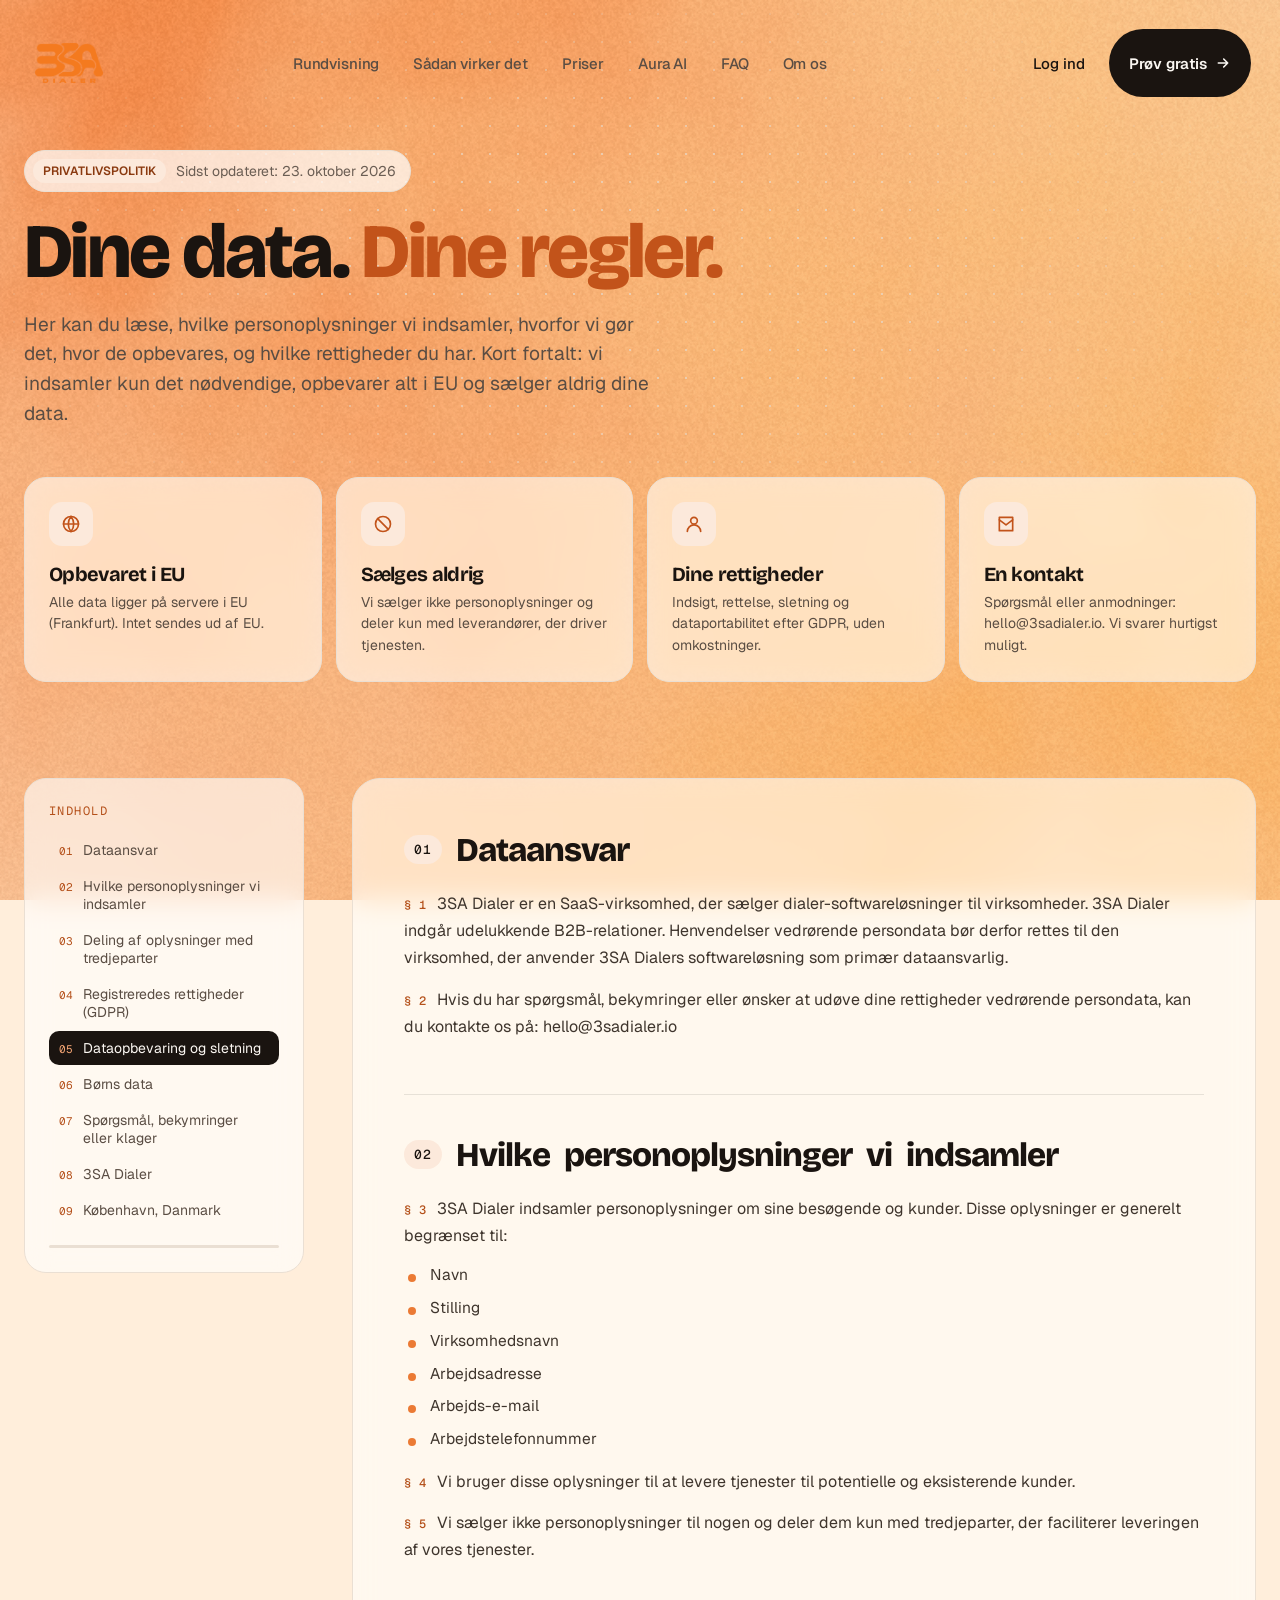
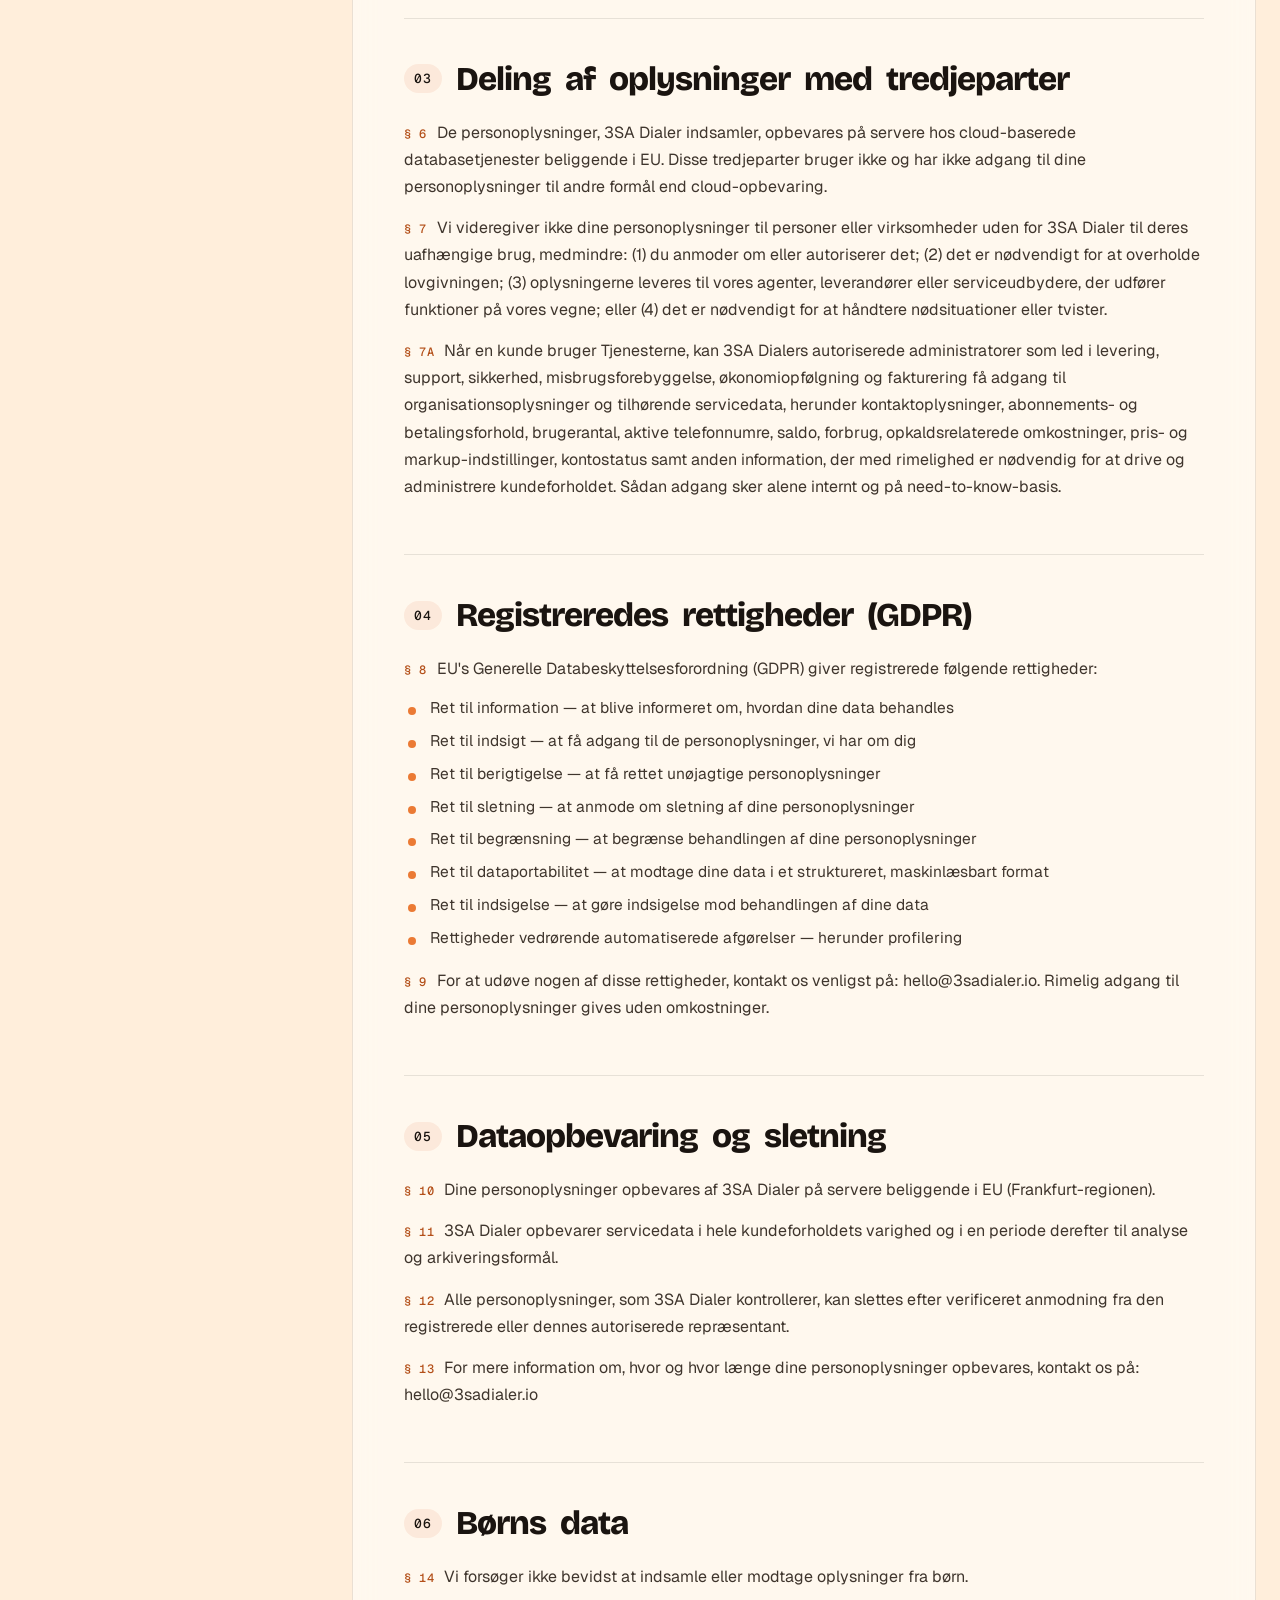
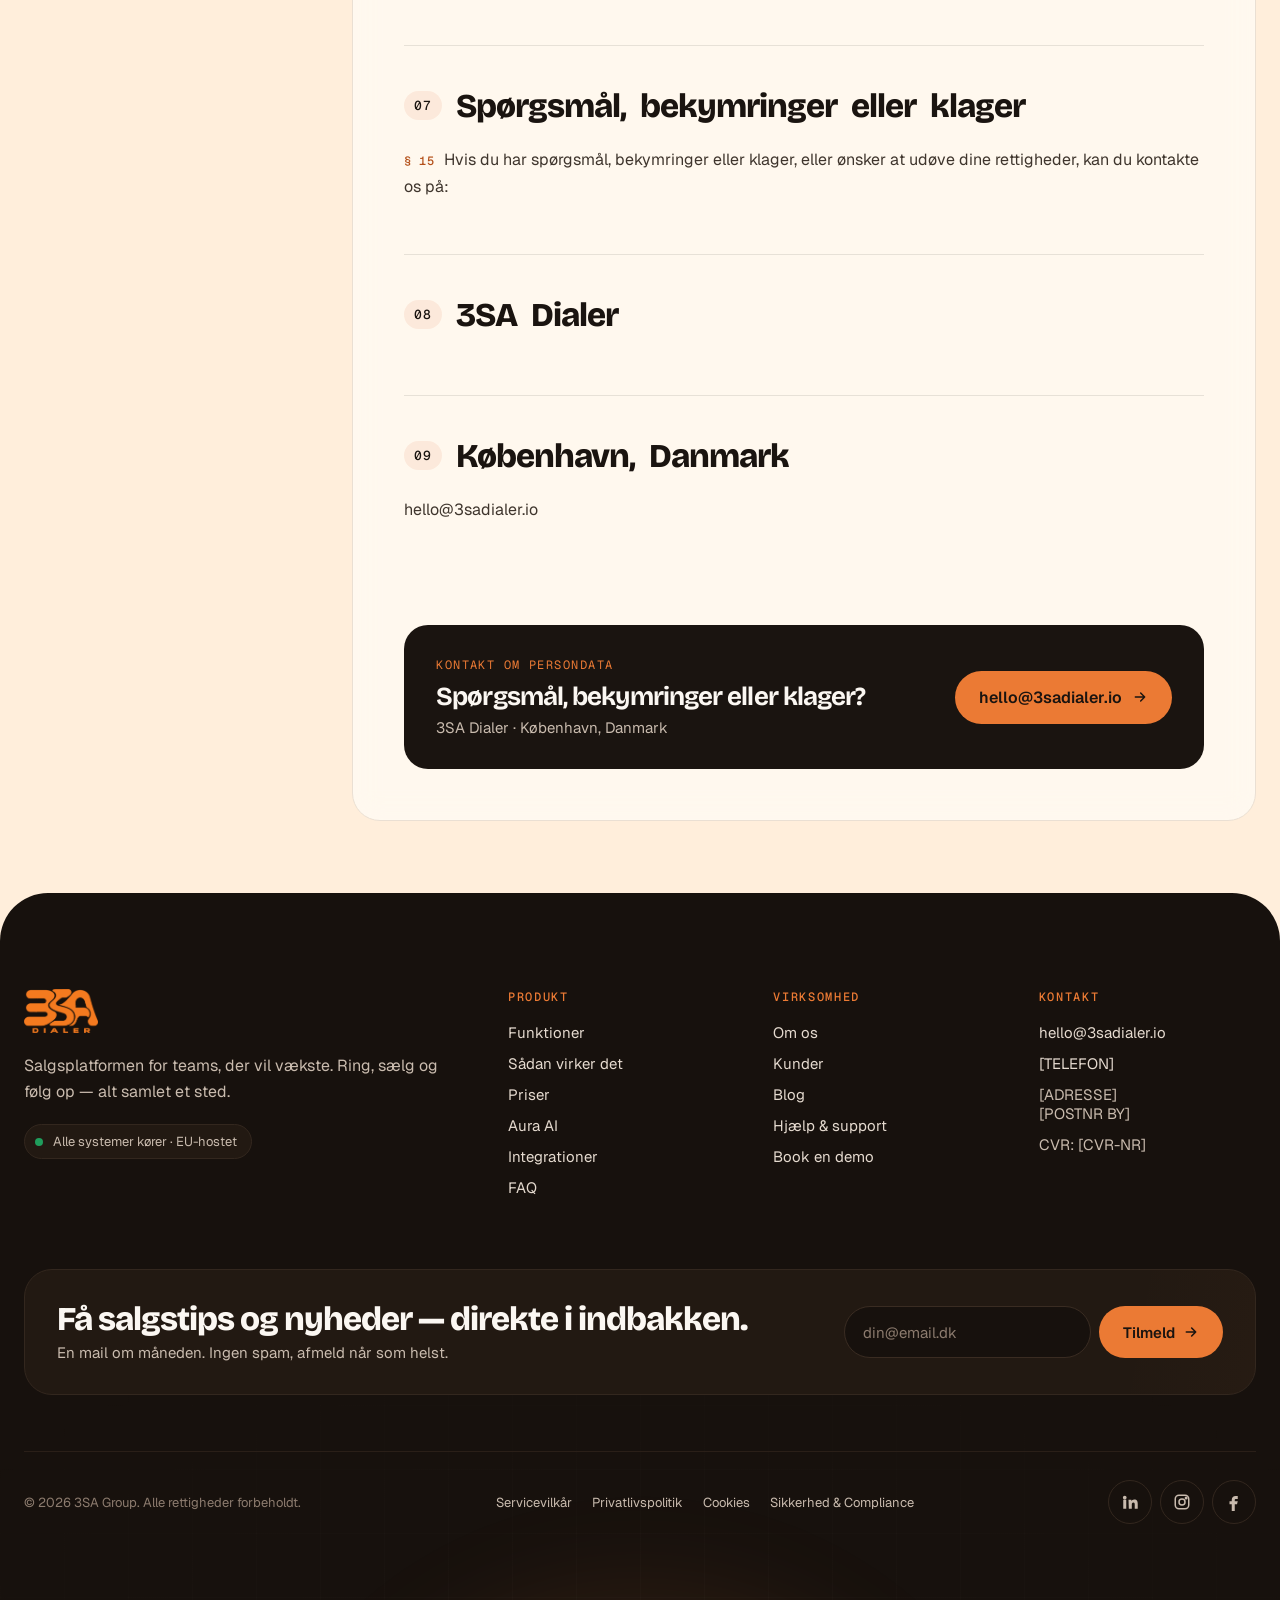
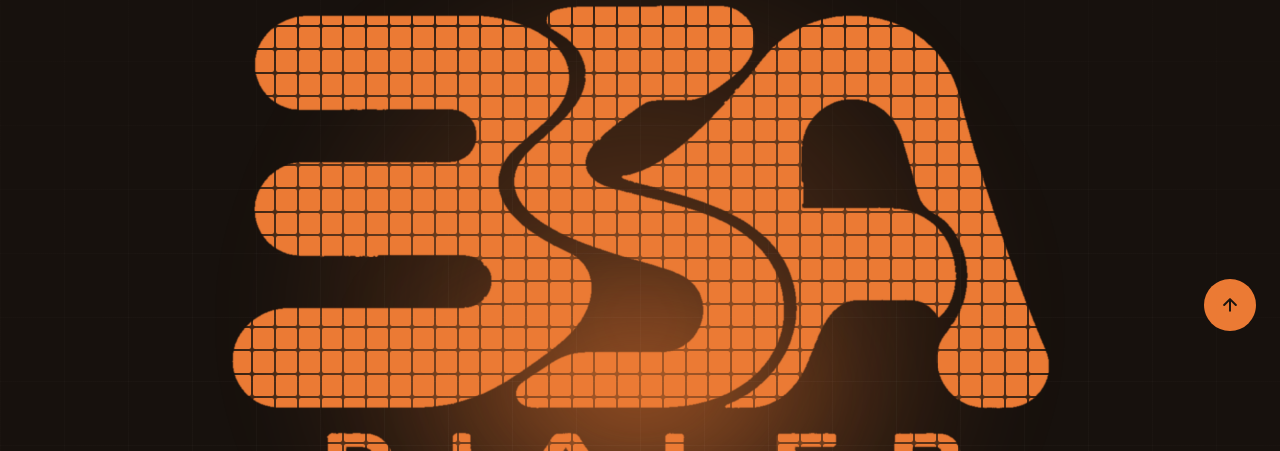
<file: privatlivspolitik.html>
<!doctype html>
<html lang="da">
<head>
<meta charset="utf-8">
<meta name="viewport" content="width=device-width, initial-scale=1">
<title>Privatlivspolitik – 3SA Dialer</title>
<meta name="description" content="Sådan behandler 3SA Dialer personoplysninger: hvad vi indsamler, hvordan det opbevares i EU, hvem vi deler med, og dine rettigheder efter GDPR.">
<link rel="canonical" href="https://3sadialer.io/privatlivspolitik">
<link rel="icon" type="image/png" href="/logo.png">
<meta property="og:type" content="website">
<meta property="og:title" content="Privatlivspolitik – 3SA Dialer">
<meta property="og:description" content="Dialer og CRM til salgsteams. Betal kun for taletid eller få ubegrænset ringetid. Prøv 14 dage gratis.">
<meta property="og:url" content="https://3sadialer.io/privatlivspolitik">
<meta property="og:image" content="https://3sadialer.io/logo.png">
<meta property="og:locale" content="da_DK">
<link rel="preconnect" href="https://fonts.googleapis.com">
<link href="https://fonts.googleapis.com/css2?family=Bricolage+Grotesque:opsz,wght@12..96,500;12..96,700;12..96,800&amp;family=Geist:wght@400;500;600;700&amp;family=Geist+Mono:wght@400;500&amp;display=swap" rel="stylesheet">
<link rel="stylesheet" href="/assets/site.css">
</head>
<body>
<div id="loader" aria-hidden="true"><div class="llogo"><img src="/logo.png" alt=""><span class="lsweep"></span></div><div class="lbar"><i></i></div></div>
<div id="progress" aria-hidden="true"></div>
<header class="hd" id="hd">
<div class="hd-bar">
<a class="hd-logo" href="/" aria-label="3SA Dialer – forside"><img src="/logo.png" alt="3SA Dialer"></a>
<nav class="hd-nav" id="hdnav" aria-label="Primær">
<span class="hd-pill" aria-hidden="true"></span>
<a href="/#rundvisning" data-sec="rundvisning">Rundvisning<span class="dot"></span></a>
<a href="/#saadan" data-sec="saadan">Sådan virker det<span class="dot"></span></a>
<a href="/#priser" data-sec="priser">Priser<span class="dot"></span></a>
<a href="/#aura" data-sec="aura">Aura AI<span class="dot"></span></a>
<a href="/#faq" data-sec="faq">FAQ<span class="dot"></span></a>
<a href="/om-os" data-sec="om-os">Om os<span class="dot"></span></a>
</nav>
<div class="hd-acts">
<a class="hd-login" href="https://app.3sadialer.io">Log ind</a>
<a class="hd-cta" href="https://app.3sadialer.io/signup">Prøv gratis<svg width="16" height="16" viewBox="0 0 24 24" fill="none" stroke="currentColor" stroke-width="2.4" stroke-linecap="round" stroke-linejoin="round" aria-hidden="true"><path d="M5 12h14M13 6l6 6-6 6"></path></svg></a>
<button class="hd-burger" id="burger" type="button" aria-label="Åbn menu" aria-expanded="false" aria-controls="mm"><span></span><span></span><span></span></button>
</div>
</div>
</header>
<div class="mm" id="mm" aria-hidden="true">
<div class="mm-glow" aria-hidden="true"></div><div class="mm-grid" aria-hidden="true"></div>
<div class="mm-label">MENU</div>
<ul class="mm-nav">
<li><a href="/#rundvisning"><i>01</i>Rundvisning<span class="arr"><svg width="16" height="16" viewBox="0 0 24 24" fill="none" stroke="currentColor" stroke-width="2.2" stroke-linecap="round" stroke-linejoin="round" aria-hidden="true"><path d="M5 12h14M13 6l6 6-6 6"></path></svg></span></a></li>
<li><a href="/#saadan"><i>02</i>Sådan virker det<span class="arr"><svg width="16" height="16" viewBox="0 0 24 24" fill="none" stroke="currentColor" stroke-width="2.2" stroke-linecap="round" stroke-linejoin="round" aria-hidden="true"><path d="M5 12h14M13 6l6 6-6 6"></path></svg></span></a></li>
<li><a href="/#priser"><i>03</i>Priser<span class="arr"><svg width="16" height="16" viewBox="0 0 24 24" fill="none" stroke="currentColor" stroke-width="2.2" stroke-linecap="round" stroke-linejoin="round" aria-hidden="true"><path d="M5 12h14M13 6l6 6-6 6"></path></svg></span></a></li>
<li><a href="/#aura"><i>04</i>Aura AI<span class="arr"><svg width="16" height="16" viewBox="0 0 24 24" fill="none" stroke="currentColor" stroke-width="2.2" stroke-linecap="round" stroke-linejoin="round" aria-hidden="true"><path d="M5 12h14M13 6l6 6-6 6"></path></svg></span></a></li>
<li><a href="/#faq"><i>05</i>FAQ<span class="arr"><svg width="16" height="16" viewBox="0 0 24 24" fill="none" stroke="currentColor" stroke-width="2.2" stroke-linecap="round" stroke-linejoin="round" aria-hidden="true"><path d="M5 12h14M13 6l6 6-6 6"></path></svg></span></a></li>
<li><a href="/om-os"><i>06</i>Om os<span class="arr"><svg width="16" height="16" viewBox="0 0 24 24" fill="none" stroke="currentColor" stroke-width="2.2" stroke-linecap="round" stroke-linejoin="round" aria-hidden="true"><path d="M5 12h14M13 6l6 6-6 6"></path></svg></span></a></li>
</ul>
<div class="mm-foot">
<a class="mm-cta" href="https://app.3sadialer.io/signup">Prøv 14 dage gratis<svg width="18" height="18" viewBox="0 0 24 24" fill="none" stroke="currentColor" stroke-width="2.4" stroke-linecap="round" stroke-linejoin="round" aria-hidden="true"><path d="M5 12h14M13 6l6 6-6 6"></path></svg></a>
<a class="mm-login" href="https://app.3sadialer.io">Log ind</a>
<div class="mm-meta"><span><b>●</b> ALLE SYSTEMER KØRER</span><span>EU-HOSTET</span></div>
</div>
</div>
<div id="bg" aria-hidden="true"><canvas id="shader"></canvas><div class="blob b1"></div><div class="blob b2"></div><div class="blob b3"></div><div class="blob b4"></div><div class="blob b5"></div><div class="blob cursor"></div><div class="grain"></div></div>
<div class="lp" style="font-family: 'Geist', system-ui, -apple-system, 'Segoe UI', Roboto, Helvetica, Arial, sans-serif; color: #1A1410; overflow: hidden">

<!-- ============ JURIDISK: HERO ============ -->
<section id="top" style="position: relative; padding: 150px 24px 0">
<div style="position: absolute; inset: 0; background-image: radial-gradient(#E6D9CB 1px, transparent 1px); background-size: 28px 28px; opacity: .7; -webkit-mask-image: radial-gradient(ellipse 70% 60% at 50% 40%, #000 30%, transparent 80%); mask-image: radial-gradient(ellipse 70% 60% at 50% 40%, #000 30%, transparent 80%); pointer-events: none" aria-hidden="true" data-parallax="0.25"></div>
<div style="position: relative; max-width: 1240px; margin: 0 auto">
<div class="in1" style="display: inline-flex; align-items: center; gap: 10px; padding: 8px 14px 8px 8px; border-radius: 999px; background: rgba(255,255,255,.7); border: 1px solid #EADFD3; font-size: 14px; color: #6B5E54">
<span style="background: #FCE9DB; color: #8A3A10; font-weight: 600; padding: 4px 10px; border-radius: 999px; font-size: 12px">PRIVATLIVSPOLITIK</span>
<span>Sidst opdateret: 23. oktober 2026</span>
</div>
<h1 class="disp" style="margin: 24px 0 0; max-width: 900px; font-size: clamp(42px, 6vw, 88px); line-height: .96; font-weight: 800">Dine data. <span style="color: #C2531A">Dine regler.</span></h1>
<p class="in3" style="margin: 20px 0 0; max-width: 640px; font-size: clamp(17px, 1.5vw, 20px); line-height: 1.55; color: #5A4D43">Her kan du læse, hvilke personoplysninger vi indsamler, hvorfor vi gør det, hvor de opbevares, og hvilke rettigheder du har. Kort fortalt: vi indsamler kun det nødvendige, opbevarer alt i EU og sælger aldrig dine data.</p>
<div style="margin-top: 48px; display: grid; grid-template-columns: repeat(auto-fit, minmax(230px, 1fr)); gap: 14px"><div class="reveal card glass" style="background: rgba(255,255,255,.62); border: 1px solid #EADFD3; border-radius: 22px; padding: 24px"><div style="width: 44px; height: 44px; border-radius: 13px; background: #FCE9DB; display: flex; align-items: center; justify-content: center"><svg width="20" height="20" viewBox="0 0 24 24" fill="none" stroke="#C2531A" stroke-width="2" stroke-linecap="round" stroke-linejoin="round" aria-hidden="true"><circle cx="12" cy="12" r="9"></circle><path d="M3 12h18M12 3a14 14 0 0 1 0 18M12 3a14 14 0 0 0 0 18"></path></svg></div><h3 class="disp" style="margin: 16px 0 0; font-size: 20px; font-weight: 700">Opbevaret i EU</h3><p style="margin: 6px 0 0; font-size: 14px; line-height: 1.55; color: #5A4D43">Alle data ligger på servere i EU (Frankfurt). Intet sendes ud af EU.</p></div><div class="reveal card glass" style="background: rgba(255,255,255,.62); border: 1px solid #EADFD3; border-radius: 22px; padding: 24px"><div style="width: 44px; height: 44px; border-radius: 13px; background: #FCE9DB; display: flex; align-items: center; justify-content: center"><svg width="20" height="20" viewBox="0 0 24 24" fill="none" stroke="#C2531A" stroke-width="2" stroke-linecap="round" stroke-linejoin="round" aria-hidden="true"><circle cx="12" cy="12" r="9"></circle><path d="M5.6 5.6l12.8 12.8"></path></svg></div><h3 class="disp" style="margin: 16px 0 0; font-size: 20px; font-weight: 700">Sælges aldrig</h3><p style="margin: 6px 0 0; font-size: 14px; line-height: 1.55; color: #5A4D43">Vi sælger ikke personoplysninger og deler kun med leverandører, der driver tjenesten.</p></div><div class="reveal card glass" style="background: rgba(255,255,255,.62); border: 1px solid #EADFD3; border-radius: 22px; padding: 24px"><div style="width: 44px; height: 44px; border-radius: 13px; background: #FCE9DB; display: flex; align-items: center; justify-content: center"><svg width="20" height="20" viewBox="0 0 24 24" fill="none" stroke="#C2531A" stroke-width="2" stroke-linecap="round" stroke-linejoin="round" aria-hidden="true"><circle cx="12" cy="8" r="4"></circle><path d="M4 21a8 8 0 0 1 16 0"></path></svg></div><h3 class="disp" style="margin: 16px 0 0; font-size: 20px; font-weight: 700">Dine rettigheder</h3><p style="margin: 6px 0 0; font-size: 14px; line-height: 1.55; color: #5A4D43">Indsigt, rettelse, sletning og dataportabilitet efter GDPR, uden omkostninger.</p></div><div class="reveal card glass" style="background: rgba(255,255,255,.62); border: 1px solid #EADFD3; border-radius: 22px; padding: 24px"><div style="width: 44px; height: 44px; border-radius: 13px; background: #FCE9DB; display: flex; align-items: center; justify-content: center"><svg width="20" height="20" viewBox="0 0 24 24" fill="none" stroke="#C2531A" stroke-width="2" stroke-linecap="round" stroke-linejoin="round" aria-hidden="true"><path d="M4 4h16v16H4z"></path><path d="M4 7l8 6 8-6"></path></svg></div><h3 class="disp" style="margin: 16px 0 0; font-size: 20px; font-weight: 700">En kontakt</h3><p style="margin: 6px 0 0; font-size: 14px; line-height: 1.55; color: #5A4D43">Spørgsmål eller anmodninger: hello@3sadialer.io. Vi svarer hurtigst muligt.</p></div></div>
</div>
</section>

<!-- ============ INDHOLD ============ -->
<section style="padding: 96px 24px 72px">
<div class="lg-wrap">
<aside class="lg-toc reveal">
<div class="mono" style="font-size: 12px; letter-spacing: .12em; color: #B4501A; margin-bottom: 14px">INDHOLD</div>
<ol id="lgtoc"><li><a href="#p1"><span class="mono">01</span>Dataansvar</a></li><li><a href="#p2"><span class="mono">02</span>Hvilke personoplysninger vi indsamler</a></li><li><a href="#p3"><span class="mono">03</span>Deling af oplysninger med tredjeparter</a></li><li><a href="#p4"><span class="mono">04</span>Registreredes rettigheder (GDPR)</a></li><li><a href="#p5"><span class="mono">05</span>Dataopbevaring og sletning</a></li><li><a href="#p6"><span class="mono">06</span>Børns data</a></li><li><a href="#p7"><span class="mono">07</span>Spørgsmål, bekymringer eller klager</a></li><li><a href="#p8"><span class="mono">08</span>3SA Dialer</a></li><li><a href="#p9"><span class="mono">09</span>København, Danmark</a></li></ol>
<div class="lg-prog" aria-hidden="true"><i id="lgprog"></i></div>
</aside>
<div class="lg-body glass">
<section class="lg-sec reveal" id="p1">
<h2 class="disp"><span class="lg-num">01</span>Dataansvar</h2>
<p><b class="mono">§ 1</b>3SA Dialer er en SaaS-virksomhed, der sælger dialer-softwareløsninger til virksomheder. 3SA Dialer indgår udelukkende B2B-relationer. Henvendelser vedrørende persondata bør derfor rettes til den virksomhed, der anvender 3SA Dialers softwareløsning som primær dataansvarlig.</p>
<p><b class="mono">§ 2</b>Hvis du har spørgsmål, bekymringer eller ønsker at udøve dine rettigheder vedrørende persondata, kan du kontakte os på: hello@3sadialer.io</p>
</section>
<section class="lg-sec reveal" id="p2">
<h2 class="disp"><span class="lg-num">02</span>Hvilke personoplysninger vi indsamler</h2>
<p><b class="mono">§ 3</b>3SA Dialer indsamler personoplysninger om sine besøgende og kunder. Disse oplysninger er generelt begrænset til:</p>
<ul><li>Navn</li><li>Stilling</li><li>Virksomhedsnavn</li><li>Arbejdsadresse</li><li>Arbejds-e-mail</li><li>Arbejdstelefonnummer</li></ul>
<p><b class="mono">§ 4</b>Vi bruger disse oplysninger til at levere tjenester til potentielle og eksisterende kunder.</p>
<p><b class="mono">§ 5</b>Vi sælger ikke personoplysninger til nogen og deler dem kun med tredjeparter, der faciliterer leveringen af vores tjenester.</p>
</section>
<section class="lg-sec reveal" id="p3">
<h2 class="disp"><span class="lg-num">03</span>Deling af oplysninger med tredjeparter</h2>
<p><b class="mono">§ 6</b>De personoplysninger, 3SA Dialer indsamler, opbevares på servere hos cloud-baserede databasetjenester beliggende i EU. Disse tredjeparter bruger ikke og har ikke adgang til dine personoplysninger til andre formål end cloud-opbevaring.</p>
<p><b class="mono">§ 7</b>Vi videregiver ikke dine personoplysninger til personer eller virksomheder uden for 3SA Dialer til deres uafhængige brug, medmindre: (1) du anmoder om eller autoriserer det; (2) det er nødvendigt for at overholde lovgivningen; (3) oplysningerne leveres til vores agenter, leverandører eller serviceudbydere, der udfører funktioner på vores vegne; eller (4) det er nødvendigt for at håndtere nødsituationer eller tvister.</p>
<p><b class="mono">§ 7A</b>Når en kunde bruger Tjenesterne, kan 3SA Dialers autoriserede administratorer som led i levering, support, sikkerhed, misbrugsforebyggelse, økonomiopfølgning og fakturering få adgang til organisationsoplysninger og tilhørende servicedata, herunder kontaktoplysninger, abonnements- og betalingsforhold, brugerantal, aktive telefonnumre, saldo, forbrug, opkaldsrelaterede omkostninger, pris- og markup-indstillinger, kontostatus samt anden information, der med rimelighed er nødvendig for at drive og administrere kundeforholdet. Sådan adgang sker alene internt og på need-to-know-basis.</p>
</section>
<section class="lg-sec reveal" id="p4">
<h2 class="disp"><span class="lg-num">04</span>Registreredes rettigheder (GDPR)</h2>
<p><b class="mono">§ 8</b>EU&#x27;s Generelle Databeskyttelsesforordning (GDPR) giver registrerede følgende rettigheder:</p>
<ul><li>Ret til information — at blive informeret om, hvordan dine data behandles</li><li>Ret til indsigt — at få adgang til de personoplysninger, vi har om dig</li><li>Ret til berigtigelse — at få rettet unøjagtige personoplysninger</li><li>Ret til sletning — at anmode om sletning af dine personoplysninger</li><li>Ret til begrænsning — at begrænse behandlingen af dine personoplysninger</li><li>Ret til dataportabilitet — at modtage dine data i et struktureret, maskinlæsbart format</li><li>Ret til indsigelse — at gøre indsigelse mod behandlingen af dine data</li><li>Rettigheder vedrørende automatiserede afgørelser — herunder profilering</li></ul>
<p><b class="mono">§ 9</b>For at udøve nogen af disse rettigheder, kontakt os venligst på: hello@3sadialer.io. Rimelig adgang til dine personoplysninger gives uden omkostninger.</p>
</section>
<section class="lg-sec reveal" id="p5">
<h2 class="disp"><span class="lg-num">05</span>Dataopbevaring og sletning</h2>
<p><b class="mono">§ 10</b>Dine personoplysninger opbevares af 3SA Dialer på servere beliggende i EU (Frankfurt-regionen).</p>
<p><b class="mono">§ 11</b>3SA Dialer opbevarer servicedata i hele kundeforholdets varighed og i en periode derefter til analyse og arkiveringsformål.</p>
<p><b class="mono">§ 12</b>Alle personoplysninger, som 3SA Dialer kontrollerer, kan slettes efter verificeret anmodning fra den registrerede eller dennes autoriserede repræsentant.</p>
<p><b class="mono">§ 13</b>For mere information om, hvor og hvor længe dine personoplysninger opbevares, kontakt os på: hello@3sadialer.io</p>
</section>
<section class="lg-sec reveal" id="p6">
<h2 class="disp"><span class="lg-num">06</span>Børns data</h2>
<p><b class="mono">§ 14</b>Vi forsøger ikke bevidst at indsamle eller modtage oplysninger fra børn.</p>
</section>
<section class="lg-sec reveal" id="p7">
<h2 class="disp"><span class="lg-num">07</span>Spørgsmål, bekymringer eller klager</h2>
<p><b class="mono">§ 15</b>Hvis du har spørgsmål, bekymringer eller klager, eller ønsker at udøve dine rettigheder, kan du kontakte os på:</p>
</section>
<section class="lg-sec reveal" id="p8">
<h2 class="disp"><span class="lg-num">08</span>3SA Dialer</h2>
</section>
<section class="lg-sec reveal" id="p9">
<h2 class="disp"><span class="lg-num">09</span>København, Danmark</h2>
<p>hello@3sadialer.io</p>
</section>

<div class="reveal" style="margin-top: 48px; padding: 32px; border-radius: 24px; background: #1A1410; color: #FBF7F2; display: flex; flex-wrap: wrap; gap: 24px; align-items: center; justify-content: space-between">
<div><div class="mono" style="font-size: 12px; letter-spacing: .12em; color: #EB7A34">KONTAKT OM PERSONDATA</div><div class="disp" style="font-size: 26px; font-weight: 700; margin-top: 8px">Spørgsmål, bekymringer eller klager?</div><div style="color: #C9BBAE; margin-top: 6px; font-size: 15px">3SA Dialer · København, Danmark</div></div>
<a class="btn magnet" href="mailto:hello@3sadialer.io" style="display: inline-flex; align-items: center; gap: 10px; padding: 16px 24px; border-radius: 999px; background: #EB7A34; color: #1A1410; font-weight: 600; text-decoration: none; min-height: 44px">hello@3sadialer.io <svg width="16" height="16" viewBox="0 0 24 24" fill="none" stroke="currentColor" stroke-width="2.2" stroke-linecap="round" stroke-linejoin="round" aria-hidden="true"><path d="M5 12h14M13 6l6 6-6 6"></path></svg></a>
</div>
</div>
</div>
</section>

<footer class="ft">
<div class="ft-glow" aria-hidden="true"></div>
<div class="ft-grid" aria-hidden="true"></div>
<button class="ft-top-btn" type="button" aria-label="Til toppen" onclick="window.scrollTo({top:0,behavior:'smooth'})"><svg width="20" height="20" viewBox="0 0 24 24" fill="none" stroke="currentColor" stroke-width="2.4" stroke-linecap="round" stroke-linejoin="round" aria-hidden="true"><path d="M12 19V5M5 12l7-7 7 7"></path></svg></button>
<div class="ft-wrap">

<div class="ft-top">
<div class="ft-brand">
<div class="ft-logo"><img src="/logo.png" alt="3SA Dialer" style="height:44px;width:auto"></div>
<p>Salgsplatformen for teams, der vil vækste. Ring, sælg og følg op — alt samlet et sted.</p>
<span class="ft-status"><b></b>Alle systemer kører · EU-hostet</span>
</div>

<div class="ft-cols">
<div class="ft-col"><h4>PRODUKT</h4><ul>
<li><a href="#">Funktioner</a></li><li><a href="#">Sådan virker det</a></li><li><a href="/#priser">Priser</a></li><li><a href="#">Aura AI</a></li><li><a href="/#integrationer">Integrationer</a></li><li><a href="#">FAQ</a></li></ul></div>
<div class="ft-col"><h4>VIRKSOMHED</h4><ul>
<li><a href="/om-os">Om os</a></li><li><a href="#">Kunder</a></li><li><a href="#">Blog</a></li><li><a href="/kontakt">Hjælp &amp; support</a></li><li><a href="/book-intro">Book en demo</a></li></ul></div>
<div class="ft-col"><h4>KONTAKT</h4><ul>
<li><a href="mailto:hello@3sadialer.io">hello@3sadialer.io</a></li><li><a href="tel:[TELEFON]">[TELEFON]</a></li><li><span style="color:#C9BBAE">[ADRESSE]<br>[POSTNR BY]</span></li><li><span style="color:#C9BBAE">CVR: [CVR-NR]</span></li></ul></div>
</div>
</div>

<div class="ft-cta">
<div><h3>Få salgstips og nyheder — direkte i indbakken.</h3><p>En mail om måneden. Ingen spam, afmeld når som helst.</p></div>
<form class="ft-form" onsubmit="event.preventDefault();this.querySelector('button').textContent='Tak — du er tilmeldt ✓';">
<label for="ft-mail" style="position:absolute;width:1px;height:1px;overflow:hidden;clip:rect(0 0 0 0)">E-mail</label>
<input id="ft-mail" type="email" placeholder="din@email.dk" required>
<button type="submit">Tilmeld <svg width="16" height="16" viewBox="0 0 24 24" fill="none" stroke="currentColor" stroke-width="2.4" stroke-linecap="round" stroke-linejoin="round" aria-hidden="true"><path d="M5 12h14M13 6l6 6-6 6"></path></svg></button>
</form>
</div>

<div class="ft-bottom">
<span>© 2026 3SA Group. Alle rettigheder forbeholdt.</span>
<nav aria-label="Juridisk"><a href="/servicevilkaar">Servicevilkår</a><a href="/privatlivspolitik">Privatlivspolitik</a><a href="#">Cookies</a><a href="/sikkerhed">Sikkerhed &amp; Compliance</a></nav>
<div class="ft-social">
<a href="#" aria-label="LinkedIn"><svg width="18" height="18" viewBox="0 0 24 24" fill="currentColor" aria-hidden="true"><path d="M4.98 3.5a2.5 2.5 0 1 1 0 5 2.5 2.5 0 0 1 0-5zM3 9h4v12H3zM10 9h3.8v1.7h.1c.5-1 1.8-2 3.7-2 4 0 4.7 2.6 4.7 6V21h-4v-5.5c0-1.3 0-3-1.8-3s-2.1 1.4-2.1 2.9V21h-4z"></path></svg></a>
<a href="#" aria-label="Instagram"><svg width="18" height="18" viewBox="0 0 24 24" fill="none" stroke="currentColor" stroke-width="2" stroke-linecap="round" stroke-linejoin="round" aria-hidden="true"><rect x="3" y="3" width="18" height="18" rx="5"></rect><circle cx="12" cy="12" r="4"></circle><circle cx="17.5" cy="6.5" r="1" fill="currentColor"></circle></svg></a>
<a href="#" aria-label="Facebook"><svg width="18" height="18" viewBox="0 0 24 24" fill="currentColor" aria-hidden="true"><path d="M14 8h3V4h-3c-2.8 0-5 2.2-5 5v2H6v4h3v9h4v-9h3l1-4h-4V9c0-.6.4-1 1-1z"></path></svg></a>
</div>
</div>

<div class="ft-bigwrap"><div class="ft-halo" aria-hidden="true"></div><div class="ft-big" id="ftbig" aria-hidden="true"><i style="transition-delay:0.26s;animation-delay:-0.00s"></i><i style="transition-delay:0.60s;animation-delay:-0.17s"></i><i style="transition-delay:0.41s;animation-delay:-0.33s"></i><i style="transition-delay:0.66s;animation-delay:-0.50s"></i><i style="transition-delay:0.69s;animation-delay:-0.67s"></i><i style="transition-delay:0.07s;animation-delay:-0.83s"></i><i style="transition-delay:0.01s;animation-delay:-1.00s"></i><i style="transition-delay:0.92s;animation-delay:-1.17s"></i><i style="transition-delay:0.29s;animation-delay:-1.33s"></i><i style="transition-delay:0.26s;animation-delay:-1.50s"></i><i style="transition-delay:1.10s;animation-delay:-1.67s"></i><i style="transition-delay:0.52s;animation-delay:-1.83s"></i><i style="transition-delay:0.92s;animation-delay:-2.00s"></i><i style="transition-delay:0.52s;animation-delay:-2.17s"></i><i style="transition-delay:0.70s;animation-delay:-2.33s"></i><i style="transition-delay:0.17s;animation-delay:-2.50s"></i><i style="transition-delay:0.70s;animation-delay:-2.67s"></i><i style="transition-delay:0.95s;animation-delay:-2.83s"></i><i style="transition-delay:0.58s;animation-delay:-3.00s"></i><i style="transition-delay:0.82s;animation-delay:-3.17s"></i><i style="transition-delay:0.74s;animation-delay:-3.33s"></i><i style="transition-delay:0.07s;animation-delay:-3.50s"></i><i style="transition-delay:0.83s;animation-delay:-3.67s"></i><i style="transition-delay:0.65s;animation-delay:-3.83s"></i><i style="transition-delay:0.33s;animation-delay:-4.00s"></i><i style="transition-delay:0.03s;animation-delay:-4.17s"></i><i style="transition-delay:0.95s;animation-delay:-4.33s"></i><i style="transition-delay:0.52s;animation-delay:-4.50s"></i><i style="transition-delay:0.79s;animation-delay:-4.67s"></i><i style="transition-delay:0.97s;animation-delay:-4.83s"></i><i style="transition-delay:0.79s;animation-delay:-5.00s"></i><i style="transition-delay:1.01s;animation-delay:-5.17s"></i><i style="transition-delay:0.43s;animation-delay:-5.33s"></i><i style="transition-delay:0.88s;animation-delay:-5.50s"></i><i style="transition-delay:0.49s;animation-delay:-5.67s"></i><i style="transition-delay:1.03s;animation-delay:-5.83s"></i><i style="transition-delay:0.97s;animation-delay:-0.00s"></i><i style="transition-delay:0.11s;animation-delay:-0.17s"></i><i style="transition-delay:0.15s;animation-delay:-0.33s"></i><i style="transition-delay:0.24s;animation-delay:-0.50s"></i><i style="transition-delay:1.06s;animation-delay:-0.67s"></i><i style="transition-delay:0.48s;animation-delay:-0.83s"></i><i style="transition-delay:0.69s;animation-delay:-1.00s"></i><i style="transition-delay:0.33s;animation-delay:-1.17s"></i><i style="transition-delay:0.56s;animation-delay:-1.33s"></i><i style="transition-delay:0.42s;animation-delay:-1.50s"></i><i style="transition-delay:0.39s;animation-delay:-1.67s"></i><i style="transition-delay:0.64s;animation-delay:-1.83s"></i><i style="transition-delay:0.64s;animation-delay:-2.00s"></i><i style="transition-delay:0.99s;animation-delay:-2.17s"></i><i style="transition-delay:0.75s;animation-delay:-2.33s"></i><i style="transition-delay:1.02s;animation-delay:-2.50s"></i><i style="transition-delay:0.94s;animation-delay:-2.67s"></i><i style="transition-delay:1.09s;animation-delay:-2.83s"></i><i style="transition-delay:0.74s;animation-delay:-3.00s"></i><i style="transition-delay:0.18s;animation-delay:-3.17s"></i><i style="transition-delay:0.95s;animation-delay:-3.33s"></i><i style="transition-delay:1.06s;animation-delay:-3.50s"></i><i style="transition-delay:1.00s;animation-delay:-3.67s"></i><i style="transition-delay:0.63s;animation-delay:-3.83s"></i><i style="transition-delay:0.79s;animation-delay:-4.00s"></i><i style="transition-delay:0.23s;animation-delay:-4.17s"></i><i style="transition-delay:0.91s;animation-delay:-4.33s"></i><i style="transition-delay:0.63s;animation-delay:-4.50s"></i><i style="transition-delay:0.31s;animation-delay:-4.67s"></i><i style="transition-delay:0.07s;animation-delay:-4.83s"></i><i style="transition-delay:0.94s;animation-delay:-5.00s"></i><i style="transition-delay:1.09s;animation-delay:-5.17s"></i><i style="transition-delay:0.10s;animation-delay:-5.33s"></i><i style="transition-delay:0.88s;animation-delay:-5.50s"></i><i style="transition-delay:0.45s;animation-delay:-5.67s"></i><i style="transition-delay:0.17s;animation-delay:-5.83s"></i><i style="transition-delay:0.32s;animation-delay:-0.00s"></i><i style="transition-delay:0.85s;animation-delay:-0.17s"></i><i style="transition-delay:0.96s;animation-delay:-0.33s"></i><i style="transition-delay:0.05s;animation-delay:-0.50s"></i><i style="transition-delay:0.68s;animation-delay:-0.67s"></i><i style="transition-delay:0.05s;animation-delay:-0.83s"></i><i style="transition-delay:0.79s;animation-delay:-1.00s"></i><i style="transition-delay:0.36s;animation-delay:-1.17s"></i><i style="transition-delay:0.97s;animation-delay:-1.33s"></i><i style="transition-delay:1.08s;animation-delay:-1.50s"></i><i style="transition-delay:0.56s;animation-delay:-1.67s"></i><i style="transition-delay:1.10s;animation-delay:-1.83s"></i><i style="transition-delay:0.34s;animation-delay:-2.00s"></i><i style="transition-delay:0.08s;animation-delay:-2.17s"></i><i style="transition-delay:0.66s;animation-delay:-2.33s"></i><i style="transition-delay:0.03s;animation-delay:-2.50s"></i><i style="transition-delay:0.22s;animation-delay:-2.67s"></i><i style="transition-delay:0.45s;animation-delay:-2.83s"></i><i style="transition-delay:0.67s;animation-delay:-3.00s"></i><i style="transition-delay:0.17s;animation-delay:-3.17s"></i><i style="transition-delay:0.05s;animation-delay:-3.33s"></i><i style="transition-delay:0.95s;animation-delay:-3.50s"></i><i style="transition-delay:0.35s;animation-delay:-3.67s"></i><i style="transition-delay:1.05s;animation-delay:-3.83s"></i><i style="transition-delay:0.99s;animation-delay:-4.00s"></i><i style="transition-delay:0.42s;animation-delay:-4.17s"></i><i style="transition-delay:0.51s;animation-delay:-4.33s"></i><i style="transition-delay:0.57s;animation-delay:-4.50s"></i><i style="transition-delay:0.71s;animation-delay:-4.67s"></i><i style="transition-delay:0.66s;animation-delay:-4.83s"></i><i style="transition-delay:0.62s;animation-delay:-5.00s"></i><i style="transition-delay:0.68s;animation-delay:-5.17s"></i><i style="transition-delay:1.03s;animation-delay:-5.33s"></i><i style="transition-delay:0.56s;animation-delay:-5.50s"></i><i style="transition-delay:0.47s;animation-delay:-5.67s"></i><i style="transition-delay:0.79s;animation-delay:-5.83s"></i><i style="transition-delay:0.26s;animation-delay:-0.00s"></i><i style="transition-delay:0.33s;animation-delay:-0.17s"></i><i style="transition-delay:1.08s;animation-delay:-0.33s"></i><i style="transition-delay:0.57s;animation-delay:-0.50s"></i><i style="transition-delay:0.60s;animation-delay:-0.67s"></i><i style="transition-delay:0.01s;animation-delay:-0.83s"></i><i style="transition-delay:0.46s;animation-delay:-1.00s"></i><i style="transition-delay:0.64s;animation-delay:-1.17s"></i><i style="transition-delay:0.02s;animation-delay:-1.33s"></i><i style="transition-delay:0.68s;animation-delay:-1.50s"></i><i style="transition-delay:0.70s;animation-delay:-1.67s"></i><i style="transition-delay:0.07s;animation-delay:-1.83s"></i><i style="transition-delay:0.69s;animation-delay:-2.00s"></i><i style="transition-delay:0.51s;animation-delay:-2.17s"></i><i style="transition-delay:0.75s;animation-delay:-2.33s"></i><i style="transition-delay:0.39s;animation-delay:-2.50s"></i><i style="transition-delay:0.78s;animation-delay:-2.67s"></i><i style="transition-delay:0.81s;animation-delay:-2.83s"></i><i style="transition-delay:0.02s;animation-delay:-3.00s"></i><i style="transition-delay:0.07s;animation-delay:-3.17s"></i><i style="transition-delay:0.74s;animation-delay:-3.33s"></i><i style="transition-delay:1.06s;animation-delay:-3.50s"></i><i style="transition-delay:0.28s;animation-delay:-3.67s"></i><i style="transition-delay:0.50s;animation-delay:-3.83s"></i><i style="transition-delay:0.65s;animation-delay:-4.00s"></i><i style="transition-delay:0.35s;animation-delay:-4.17s"></i><i style="transition-delay:0.40s;animation-delay:-4.33s"></i><i style="transition-delay:0.34s;animation-delay:-4.50s"></i><i style="transition-delay:0.41s;animation-delay:-4.67s"></i><i style="transition-delay:0.66s;animation-delay:-4.83s"></i><i style="transition-delay:0.33s;animation-delay:-5.00s"></i><i style="transition-delay:0.41s;animation-delay:-5.17s"></i><i style="transition-delay:0.85s;animation-delay:-5.33s"></i><i style="transition-delay:0.03s;animation-delay:-5.50s"></i><i style="transition-delay:0.63s;animation-delay:-5.67s"></i><i style="transition-delay:0.81s;animation-delay:-5.83s"></i><i style="transition-delay:0.34s;animation-delay:-0.00s"></i><i style="transition-delay:0.24s;animation-delay:-0.17s"></i><i style="transition-delay:0.88s;animation-delay:-0.33s"></i><i style="transition-delay:0.26s;animation-delay:-0.50s"></i><i style="transition-delay:0.21s;animation-delay:-0.67s"></i><i style="transition-delay:0.48s;animation-delay:-0.83s"></i><i style="transition-delay:0.77s;animation-delay:-1.00s"></i><i style="transition-delay:0.11s;animation-delay:-1.17s"></i><i style="transition-delay:0.35s;animation-delay:-1.33s"></i><i style="transition-delay:0.37s;animation-delay:-1.50s"></i><i style="transition-delay:0.92s;animation-delay:-1.67s"></i><i style="transition-delay:0.48s;animation-delay:-1.83s"></i><i style="transition-delay:0.94s;animation-delay:-2.00s"></i><i style="transition-delay:0.19s;animation-delay:-2.17s"></i><i style="transition-delay:0.37s;animation-delay:-2.33s"></i><i style="transition-delay:0.72s;animation-delay:-2.50s"></i><i style="transition-delay:0.97s;animation-delay:-2.67s"></i><i style="transition-delay:0.50s;animation-delay:-2.83s"></i><i style="transition-delay:0.25s;animation-delay:-3.00s"></i><i style="transition-delay:0.13s;animation-delay:-3.17s"></i><i style="transition-delay:0.58s;animation-delay:-3.33s"></i><i style="transition-delay:0.21s;animation-delay:-3.50s"></i><i style="transition-delay:0.89s;animation-delay:-3.67s"></i><i style="transition-delay:0.92s;animation-delay:-3.83s"></i><i style="transition-delay:0.20s;animation-delay:-4.00s"></i><i style="transition-delay:0.31s;animation-delay:-4.17s"></i><i style="transition-delay:0.89s;animation-delay:-4.33s"></i><i style="transition-delay:0.71s;animation-delay:-4.50s"></i><i style="transition-delay:0.89s;animation-delay:-4.67s"></i><i style="transition-delay:0.38s;animation-delay:-4.83s"></i><i style="transition-delay:0.14s;animation-delay:-5.00s"></i><i style="transition-delay:0.32s;animation-delay:-5.17s"></i><i style="transition-delay:0.87s;animation-delay:-5.33s"></i><i style="transition-delay:0.30s;animation-delay:-5.50s"></i><i style="transition-delay:0.38s;animation-delay:-5.67s"></i><i style="transition-delay:0.46s;animation-delay:-5.83s"></i><i style="transition-delay:0.46s;animation-delay:-0.00s"></i><i style="transition-delay:0.45s;animation-delay:-0.17s"></i><i style="transition-delay:1.01s;animation-delay:-0.33s"></i><i style="transition-delay:0.17s;animation-delay:-0.50s"></i><i style="transition-delay:0.01s;animation-delay:-0.67s"></i><i style="transition-delay:1.04s;animation-delay:-0.83s"></i><i style="transition-delay:0.97s;animation-delay:-1.00s"></i><i style="transition-delay:1.09s;animation-delay:-1.17s"></i><i style="transition-delay:0.48s;animation-delay:-1.33s"></i><i style="transition-delay:1.05s;animation-delay:-1.50s"></i><i style="transition-delay:1.02s;animation-delay:-1.67s"></i><i style="transition-delay:0.24s;animation-delay:-1.83s"></i><i style="transition-delay:0.82s;animation-delay:-2.00s"></i><i style="transition-delay:0.92s;animation-delay:-2.17s"></i><i style="transition-delay:0.73s;animation-delay:-2.33s"></i><i style="transition-delay:0.57s;animation-delay:-2.50s"></i><i style="transition-delay:0.32s;animation-delay:-2.67s"></i><i style="transition-delay:0.38s;animation-delay:-2.83s"></i><i style="transition-delay:0.25s;animation-delay:-3.00s"></i><i style="transition-delay:0.07s;animation-delay:-3.17s"></i><i style="transition-delay:0.65s;animation-delay:-3.33s"></i><i style="transition-delay:0.32s;animation-delay:-3.50s"></i><i style="transition-delay:0.89s;animation-delay:-3.67s"></i><i style="transition-delay:0.05s;animation-delay:-3.83s"></i><i style="transition-delay:0.99s;animation-delay:-4.00s"></i><i style="transition-delay:0.76s;animation-delay:-4.17s"></i><i style="transition-delay:1.02s;animation-delay:-4.33s"></i><i style="transition-delay:0.99s;animation-delay:-4.50s"></i><i style="transition-delay:0.99s;animation-delay:-4.67s"></i><i style="transition-delay:0.63s;animation-delay:-4.83s"></i><i style="transition-delay:0.01s;animation-delay:-5.00s"></i><i style="transition-delay:0.82s;animation-delay:-5.17s"></i><i style="transition-delay:0.19s;animation-delay:-5.33s"></i><i style="transition-delay:0.33s;animation-delay:-5.50s"></i><i style="transition-delay:0.73s;animation-delay:-5.67s"></i><i style="transition-delay:0.58s;animation-delay:-5.83s"></i><i style="transition-delay:0.46s;animation-delay:-0.00s"></i><i style="transition-delay:1.03s;animation-delay:-0.17s"></i><i style="transition-delay:0.67s;animation-delay:-0.33s"></i><i style="transition-delay:0.38s;animation-delay:-0.50s"></i><i style="transition-delay:0.28s;animation-delay:-0.67s"></i><i style="transition-delay:0.95s;animation-delay:-0.83s"></i><i style="transition-delay:0.52s;animation-delay:-1.00s"></i><i style="transition-delay:0.86s;animation-delay:-1.17s"></i><i style="transition-delay:0.39s;animation-delay:-1.33s"></i><i style="transition-delay:0.22s;animation-delay:-1.50s"></i><i style="transition-delay:0.59s;animation-delay:-1.67s"></i><i style="transition-delay:0.90s;animation-delay:-1.83s"></i><i style="transition-delay:0.19s;animation-delay:-2.00s"></i><i style="transition-delay:0.87s;animation-delay:-2.17s"></i><i style="transition-delay:1.01s;animation-delay:-2.33s"></i><i style="transition-delay:0.89s;animation-delay:-2.50s"></i><i style="transition-delay:0.91s;animation-delay:-2.67s"></i><i style="transition-delay:0.01s;animation-delay:-2.83s"></i><i style="transition-delay:0.69s;animation-delay:-3.00s"></i><i style="transition-delay:0.95s;animation-delay:-3.17s"></i><i style="transition-delay:0.05s;animation-delay:-3.33s"></i><i style="transition-delay:0.30s;animation-delay:-3.50s"></i><i style="transition-delay:0.30s;animation-delay:-3.67s"></i><i style="transition-delay:0.58s;animation-delay:-3.83s"></i><i style="transition-delay:0.47s;animation-delay:-4.00s"></i><i style="transition-delay:0.52s;animation-delay:-4.17s"></i><i style="transition-delay:0.85s;animation-delay:-4.33s"></i><i style="transition-delay:0.00s;animation-delay:-4.50s"></i><i style="transition-delay:0.06s;animation-delay:-4.67s"></i><i style="transition-delay:0.14s;animation-delay:-4.83s"></i><i style="transition-delay:0.14s;animation-delay:-5.00s"></i><i style="transition-delay:0.08s;animation-delay:-5.17s"></i><i style="transition-delay:1.07s;animation-delay:-5.33s"></i><i style="transition-delay:0.94s;animation-delay:-5.50s"></i><i style="transition-delay:0.09s;animation-delay:-5.67s"></i><i style="transition-delay:0.55s;animation-delay:-5.83s"></i><i style="transition-delay:0.35s;animation-delay:-0.00s"></i><i style="transition-delay:0.35s;animation-delay:-0.17s"></i><i style="transition-delay:0.39s;animation-delay:-0.33s"></i><i style="transition-delay:0.71s;animation-delay:-0.50s"></i><i style="transition-delay:0.65s;animation-delay:-0.67s"></i><i style="transition-delay:0.40s;animation-delay:-0.83s"></i><i style="transition-delay:0.21s;animation-delay:-1.00s"></i><i style="transition-delay:0.36s;animation-delay:-1.17s"></i><i style="transition-delay:0.14s;animation-delay:-1.33s"></i><i style="transition-delay:0.61s;animation-delay:-1.50s"></i><i style="transition-delay:0.79s;animation-delay:-1.67s"></i><i style="transition-delay:0.42s;animation-delay:-1.83s"></i><i style="transition-delay:0.09s;animation-delay:-2.00s"></i><i style="transition-delay:0.20s;animation-delay:-2.17s"></i><i style="transition-delay:0.41s;animation-delay:-2.33s"></i><i style="transition-delay:0.66s;animation-delay:-2.50s"></i><i style="transition-delay:0.86s;animation-delay:-2.67s"></i><i style="transition-delay:0.42s;animation-delay:-2.83s"></i><i style="transition-delay:0.88s;animation-delay:-3.00s"></i><i style="transition-delay:0.69s;animation-delay:-3.17s"></i><i style="transition-delay:0.47s;animation-delay:-3.33s"></i><i style="transition-delay:0.41s;animation-delay:-3.50s"></i><i style="transition-delay:0.55s;animation-delay:-3.67s"></i><i style="transition-delay:0.77s;animation-delay:-3.83s"></i><i style="transition-delay:0.46s;animation-delay:-4.00s"></i><i style="transition-delay:0.76s;animation-delay:-4.17s"></i><i style="transition-delay:0.51s;animation-delay:-4.33s"></i><i style="transition-delay:0.27s;animation-delay:-4.50s"></i><i style="transition-delay:0.59s;animation-delay:-4.67s"></i><i style="transition-delay:0.76s;animation-delay:-4.83s"></i><i style="transition-delay:0.08s;animation-delay:-5.00s"></i><i style="transition-delay:0.47s;animation-delay:-5.17s"></i><i style="transition-delay:0.47s;animation-delay:-5.33s"></i><i style="transition-delay:0.97s;animation-delay:-5.50s"></i><i style="transition-delay:1.03s;animation-delay:-5.67s"></i><i style="transition-delay:0.41s;animation-delay:-5.83s"></i><i style="transition-delay:0.99s;animation-delay:-0.00s"></i><i style="transition-delay:0.87s;animation-delay:-0.17s"></i><i style="transition-delay:0.29s;animation-delay:-0.33s"></i><i style="transition-delay:0.51s;animation-delay:-0.50s"></i><i style="transition-delay:0.14s;animation-delay:-0.67s"></i><i style="transition-delay:0.89s;animation-delay:-0.83s"></i><i style="transition-delay:0.73s;animation-delay:-1.00s"></i><i style="transition-delay:0.98s;animation-delay:-1.17s"></i><i style="transition-delay:0.87s;animation-delay:-1.33s"></i><i style="transition-delay:0.73s;animation-delay:-1.50s"></i><i style="transition-delay:0.81s;animation-delay:-1.67s"></i><i style="transition-delay:0.62s;animation-delay:-1.83s"></i><i style="transition-delay:0.11s;animation-delay:-2.00s"></i><i style="transition-delay:0.65s;animation-delay:-2.17s"></i><i style="transition-delay:0.01s;animation-delay:-2.33s"></i><i style="transition-delay:0.16s;animation-delay:-2.50s"></i><i style="transition-delay:0.85s;animation-delay:-2.67s"></i><i style="transition-delay:0.05s;animation-delay:-2.83s"></i><i style="transition-delay:0.10s;animation-delay:-3.00s"></i><i style="transition-delay:0.11s;animation-delay:-3.17s"></i><i style="transition-delay:0.97s;animation-delay:-3.33s"></i><i style="transition-delay:0.20s;animation-delay:-3.50s"></i><i style="transition-delay:0.03s;animation-delay:-3.67s"></i><i style="transition-delay:0.93s;animation-delay:-3.83s"></i><i style="transition-delay:0.13s;animation-delay:-4.00s"></i><i style="transition-delay:0.93s;animation-delay:-4.17s"></i><i style="transition-delay:0.74s;animation-delay:-4.33s"></i><i style="transition-delay:0.92s;animation-delay:-4.50s"></i><i style="transition-delay:1.05s;animation-delay:-4.67s"></i><i style="transition-delay:0.64s;animation-delay:-4.83s"></i><i style="transition-delay:0.88s;animation-delay:-5.00s"></i><i style="transition-delay:0.04s;animation-delay:-5.17s"></i><i style="transition-delay:0.84s;animation-delay:-5.33s"></i><i style="transition-delay:0.56s;animation-delay:-5.50s"></i><i style="transition-delay:0.79s;animation-delay:-5.67s"></i><i style="transition-delay:0.12s;animation-delay:-5.83s"></i><i style="transition-delay:0.82s;animation-delay:-0.00s"></i><i style="transition-delay:1.03s;animation-delay:-0.17s"></i><i style="transition-delay:0.07s;animation-delay:-0.33s"></i><i style="transition-delay:0.36s;animation-delay:-0.50s"></i><i style="transition-delay:0.62s;animation-delay:-0.67s"></i><i style="transition-delay:0.91s;animation-delay:-0.83s"></i><i style="transition-delay:0.27s;animation-delay:-1.00s"></i><i style="transition-delay:0.20s;animation-delay:-1.17s"></i><i style="transition-delay:0.27s;animation-delay:-1.33s"></i><i style="transition-delay:0.68s;animation-delay:-1.50s"></i><i style="transition-delay:0.83s;animation-delay:-1.67s"></i><i style="transition-delay:0.43s;animation-delay:-1.83s"></i><i style="transition-delay:0.40s;animation-delay:-2.00s"></i><i style="transition-delay:0.44s;animation-delay:-2.17s"></i><i style="transition-delay:0.39s;animation-delay:-2.33s"></i><i style="transition-delay:0.46s;animation-delay:-2.50s"></i><i style="transition-delay:0.09s;animation-delay:-2.67s"></i><i style="transition-delay:0.55s;animation-delay:-2.83s"></i><i style="transition-delay:1.07s;animation-delay:-3.00s"></i><i style="transition-delay:0.45s;animation-delay:-3.17s"></i><i style="transition-delay:0.82s;animation-delay:-3.33s"></i><i style="transition-delay:0.18s;animation-delay:-3.50s"></i><i style="transition-delay:0.76s;animation-delay:-3.67s"></i><i style="transition-delay:0.83s;animation-delay:-3.83s"></i><i style="transition-delay:0.74s;animation-delay:-4.00s"></i><i style="transition-delay:0.57s;animation-delay:-4.17s"></i><i style="transition-delay:0.53s;animation-delay:-4.33s"></i><i style="transition-delay:0.71s;animation-delay:-4.50s"></i><i style="transition-delay:0.99s;animation-delay:-4.67s"></i><i style="transition-delay:0.16s;animation-delay:-4.83s"></i><i style="transition-delay:0.11s;animation-delay:-5.00s"></i><i style="transition-delay:0.82s;animation-delay:-5.17s"></i><i style="transition-delay:1.01s;animation-delay:-5.33s"></i><i style="transition-delay:0.57s;animation-delay:-5.50s"></i><i style="transition-delay:0.49s;animation-delay:-5.67s"></i><i style="transition-delay:0.79s;animation-delay:-5.83s"></i><i style="transition-delay:0.20s;animation-delay:-0.00s"></i><i style="transition-delay:0.29s;animation-delay:-0.17s"></i><i style="transition-delay:0.22s;animation-delay:-0.33s"></i><i style="transition-delay:0.64s;animation-delay:-0.50s"></i><i style="transition-delay:0.35s;animation-delay:-0.67s"></i><i style="transition-delay:0.26s;animation-delay:-0.83s"></i><i style="transition-delay:0.76s;animation-delay:-1.00s"></i><i style="transition-delay:1.05s;animation-delay:-1.17s"></i><i style="transition-delay:0.33s;animation-delay:-1.33s"></i><i style="transition-delay:0.78s;animation-delay:-1.50s"></i><i style="transition-delay:0.45s;animation-delay:-1.67s"></i><i style="transition-delay:0.94s;animation-delay:-1.83s"></i><i style="transition-delay:0.64s;animation-delay:-2.00s"></i><i style="transition-delay:0.29s;animation-delay:-2.17s"></i><i style="transition-delay:0.24s;animation-delay:-2.33s"></i><i style="transition-delay:0.03s;animation-delay:-2.50s"></i><i style="transition-delay:0.53s;animation-delay:-2.67s"></i><i style="transition-delay:0.42s;animation-delay:-2.83s"></i><i style="transition-delay:0.19s;animation-delay:-3.00s"></i><i style="transition-delay:0.40s;animation-delay:-3.17s"></i><i style="transition-delay:0.35s;animation-delay:-3.33s"></i><i style="transition-delay:0.85s;animation-delay:-3.50s"></i><i style="transition-delay:0.16s;animation-delay:-3.67s"></i><i style="transition-delay:1.09s;animation-delay:-3.83s"></i><i style="transition-delay:0.53s;animation-delay:-4.00s"></i><i style="transition-delay:0.66s;animation-delay:-4.17s"></i><i style="transition-delay:0.51s;animation-delay:-4.33s"></i><i style="transition-delay:0.92s;animation-delay:-4.50s"></i><i style="transition-delay:0.90s;animation-delay:-4.67s"></i><i style="transition-delay:0.61s;animation-delay:-4.83s"></i><i style="transition-delay:0.53s;animation-delay:-5.00s"></i><i style="transition-delay:0.79s;animation-delay:-5.17s"></i><i style="transition-delay:0.94s;animation-delay:-5.33s"></i><i style="transition-delay:0.44s;animation-delay:-5.50s"></i><i style="transition-delay:0.81s;animation-delay:-5.67s"></i><i style="transition-delay:1.06s;animation-delay:-5.83s"></i><i style="transition-delay:0.51s;animation-delay:-0.00s"></i><i style="transition-delay:0.25s;animation-delay:-0.17s"></i><i style="transition-delay:0.26s;animation-delay:-0.33s"></i><i style="transition-delay:0.79s;animation-delay:-0.50s"></i><i style="transition-delay:0.74s;animation-delay:-0.67s"></i><i style="transition-delay:1.05s;animation-delay:-0.83s"></i><i style="transition-delay:0.94s;animation-delay:-1.00s"></i><i style="transition-delay:0.27s;animation-delay:-1.17s"></i><i style="transition-delay:0.21s;animation-delay:-1.33s"></i><i style="transition-delay:0.28s;animation-delay:-1.50s"></i><i style="transition-delay:0.21s;animation-delay:-1.67s"></i><i style="transition-delay:0.78s;animation-delay:-1.83s"></i><i style="transition-delay:0.94s;animation-delay:-2.00s"></i><i style="transition-delay:0.99s;animation-delay:-2.17s"></i><i style="transition-delay:0.28s;animation-delay:-2.33s"></i><i style="transition-delay:0.95s;animation-delay:-2.50s"></i><i style="transition-delay:0.34s;animation-delay:-2.67s"></i><i style="transition-delay:0.47s;animation-delay:-2.83s"></i><i style="transition-delay:0.80s;animation-delay:-3.00s"></i><i style="transition-delay:0.09s;animation-delay:-3.17s"></i><i style="transition-delay:0.10s;animation-delay:-3.33s"></i><i style="transition-delay:0.92s;animation-delay:-3.50s"></i><i style="transition-delay:0.32s;animation-delay:-3.67s"></i><i style="transition-delay:0.39s;animation-delay:-3.83s"></i><i style="transition-delay:0.64s;animation-delay:-4.00s"></i><i style="transition-delay:0.74s;animation-delay:-4.17s"></i><i style="transition-delay:0.01s;animation-delay:-4.33s"></i><i style="transition-delay:0.37s;animation-delay:-4.50s"></i><i style="transition-delay:0.48s;animation-delay:-4.67s"></i><i style="transition-delay:0.53s;animation-delay:-4.83s"></i><i style="transition-delay:0.23s;animation-delay:-5.00s"></i><i style="transition-delay:0.64s;animation-delay:-5.17s"></i><i style="transition-delay:1.05s;animation-delay:-5.33s"></i><i style="transition-delay:0.43s;animation-delay:-5.50s"></i><i style="transition-delay:0.60s;animation-delay:-5.67s"></i><i style="transition-delay:0.13s;animation-delay:-5.83s"></i><i style="transition-delay:0.30s;animation-delay:-0.00s"></i><i style="transition-delay:0.73s;animation-delay:-0.17s"></i><i style="transition-delay:0.12s;animation-delay:-0.33s"></i><i style="transition-delay:0.98s;animation-delay:-0.50s"></i><i style="transition-delay:1.00s;animation-delay:-0.67s"></i><i style="transition-delay:0.11s;animation-delay:-0.83s"></i><i style="transition-delay:1.04s;animation-delay:-1.00s"></i><i style="transition-delay:0.41s;animation-delay:-1.17s"></i><i style="transition-delay:0.85s;animation-delay:-1.33s"></i><i style="transition-delay:0.83s;animation-delay:-1.50s"></i><i style="transition-delay:0.33s;animation-delay:-1.67s"></i><i style="transition-delay:0.74s;animation-delay:-1.83s"></i><i style="transition-delay:0.72s;animation-delay:-2.00s"></i><i style="transition-delay:0.89s;animation-delay:-2.17s"></i><i style="transition-delay:0.29s;animation-delay:-2.33s"></i><i style="transition-delay:0.83s;animation-delay:-2.50s"></i><i style="transition-delay:1.06s;animation-delay:-2.67s"></i><i style="transition-delay:0.74s;animation-delay:-2.83s"></i><i style="transition-delay:0.59s;animation-delay:-3.00s"></i><i style="transition-delay:0.12s;animation-delay:-3.17s"></i><i style="transition-delay:0.54s;animation-delay:-3.33s"></i><i style="transition-delay:0.39s;animation-delay:-3.50s"></i><i style="transition-delay:0.79s;animation-delay:-3.67s"></i><i style="transition-delay:0.75s;animation-delay:-3.83s"></i><i style="transition-delay:0.62s;animation-delay:-4.00s"></i><i style="transition-delay:0.20s;animation-delay:-4.17s"></i><i style="transition-delay:0.71s;animation-delay:-4.33s"></i><i style="transition-delay:0.69s;animation-delay:-4.50s"></i><i style="transition-delay:0.20s;animation-delay:-4.67s"></i><i style="transition-delay:0.98s;animation-delay:-4.83s"></i><i style="transition-delay:0.72s;animation-delay:-5.00s"></i><i style="transition-delay:0.14s;animation-delay:-5.17s"></i><i style="transition-delay:1.03s;animation-delay:-5.33s"></i><i style="transition-delay:0.16s;animation-delay:-5.50s"></i><i style="transition-delay:0.36s;animation-delay:-5.67s"></i><i style="transition-delay:0.79s;animation-delay:-5.83s"></i><i style="transition-delay:0.66s;animation-delay:-0.00s"></i><i style="transition-delay:0.61s;animation-delay:-0.17s"></i><i style="transition-delay:0.71s;animation-delay:-0.33s"></i><i style="transition-delay:0.50s;animation-delay:-0.50s"></i><i style="transition-delay:0.34s;animation-delay:-0.67s"></i><i style="transition-delay:0.19s;animation-delay:-0.83s"></i><i style="transition-delay:0.08s;animation-delay:-1.00s"></i><i style="transition-delay:0.79s;animation-delay:-1.17s"></i><i style="transition-delay:0.83s;animation-delay:-1.33s"></i><i style="transition-delay:0.60s;animation-delay:-1.50s"></i><i style="transition-delay:0.81s;animation-delay:-1.67s"></i><i style="transition-delay:0.40s;animation-delay:-1.83s"></i><i style="transition-delay:0.29s;animation-delay:-2.00s"></i><i style="transition-delay:0.42s;animation-delay:-2.17s"></i><i style="transition-delay:0.96s;animation-delay:-2.33s"></i><i style="transition-delay:0.05s;animation-delay:-2.50s"></i><i style="transition-delay:0.56s;animation-delay:-2.67s"></i><i style="transition-delay:0.27s;animation-delay:-2.83s"></i><i style="transition-delay:0.85s;animation-delay:-3.00s"></i><i style="transition-delay:0.39s;animation-delay:-3.17s"></i><i style="transition-delay:0.37s;animation-delay:-3.33s"></i><i style="transition-delay:0.44s;animation-delay:-3.50s"></i><i style="transition-delay:0.60s;animation-delay:-3.67s"></i><i style="transition-delay:0.85s;animation-delay:-3.83s"></i><i style="transition-delay:0.39s;animation-delay:-4.00s"></i><i style="transition-delay:0.93s;animation-delay:-4.17s"></i><i style="transition-delay:0.12s;animation-delay:-4.33s"></i><i style="transition-delay:0.30s;animation-delay:-4.50s"></i><i style="transition-delay:0.11s;animation-delay:-4.67s"></i><i style="transition-delay:0.12s;animation-delay:-4.83s"></i><i style="transition-delay:0.86s;animation-delay:-5.00s"></i><i style="transition-delay:0.80s;animation-delay:-5.17s"></i><i style="transition-delay:0.20s;animation-delay:-5.33s"></i><i style="transition-delay:0.21s;animation-delay:-5.50s"></i><i style="transition-delay:0.46s;animation-delay:-5.67s"></i><i style="transition-delay:0.82s;animation-delay:-5.83s"></i><i style="transition-delay:0.90s;animation-delay:-0.00s"></i><i style="transition-delay:0.82s;animation-delay:-0.17s"></i><i style="transition-delay:0.65s;animation-delay:-0.33s"></i><i style="transition-delay:0.16s;animation-delay:-0.50s"></i><i style="transition-delay:0.44s;animation-delay:-0.67s"></i><i style="transition-delay:0.21s;animation-delay:-0.83s"></i><i style="transition-delay:0.58s;animation-delay:-1.00s"></i><i style="transition-delay:0.63s;animation-delay:-1.17s"></i><i style="transition-delay:0.22s;animation-delay:-1.33s"></i><i style="transition-delay:0.28s;animation-delay:-1.50s"></i><i style="transition-delay:0.86s;animation-delay:-1.67s"></i><i style="transition-delay:0.03s;animation-delay:-1.83s"></i><i style="transition-delay:0.88s;animation-delay:-2.00s"></i><i style="transition-delay:0.98s;animation-delay:-2.17s"></i><i style="transition-delay:1.04s;animation-delay:-2.33s"></i><i style="transition-delay:0.42s;animation-delay:-2.50s"></i><i style="transition-delay:0.61s;animation-delay:-2.67s"></i><i style="transition-delay:0.64s;animation-delay:-2.83s"></i><i style="transition-delay:0.70s;animation-delay:-3.00s"></i><i style="transition-delay:1.07s;animation-delay:-3.17s"></i><i style="transition-delay:0.76s;animation-delay:-3.33s"></i><i style="transition-delay:0.33s;animation-delay:-3.50s"></i><i style="transition-delay:0.95s;animation-delay:-3.67s"></i><i style="transition-delay:0.53s;animation-delay:-3.83s"></i><i style="transition-delay:0.66s;animation-delay:-4.00s"></i><i style="transition-delay:0.80s;animation-delay:-4.17s"></i><i style="transition-delay:0.00s;animation-delay:-4.33s"></i><i style="transition-delay:0.85s;animation-delay:-4.50s"></i><i style="transition-delay:0.73s;animation-delay:-4.67s"></i><i style="transition-delay:0.54s;animation-delay:-4.83s"></i><i style="transition-delay:0.58s;animation-delay:-5.00s"></i><i style="transition-delay:0.51s;animation-delay:-5.17s"></i><i style="transition-delay:0.21s;animation-delay:-5.33s"></i><i style="transition-delay:0.58s;animation-delay:-5.50s"></i><i style="transition-delay:0.04s;animation-delay:-5.67s"></i><i style="transition-delay:0.55s;animation-delay:-5.83s"></i><i style="transition-delay:0.71s;animation-delay:-0.00s"></i><i style="transition-delay:0.49s;animation-delay:-0.17s"></i><i style="transition-delay:0.62s;animation-delay:-0.33s"></i><i style="transition-delay:1.05s;animation-delay:-0.50s"></i><i style="transition-delay:0.98s;animation-delay:-0.67s"></i><i style="transition-delay:0.15s;animation-delay:-0.83s"></i><i style="transition-delay:0.87s;animation-delay:-1.00s"></i><i style="transition-delay:0.69s;animation-delay:-1.17s"></i><i style="transition-delay:0.06s;animation-delay:-1.33s"></i><i style="transition-delay:0.40s;animation-delay:-1.50s"></i><i style="transition-delay:0.26s;animation-delay:-1.67s"></i><i style="transition-delay:0.09s;animation-delay:-1.83s"></i><i style="transition-delay:0.59s;animation-delay:-2.00s"></i><i style="transition-delay:1.02s;animation-delay:-2.17s"></i><i style="transition-delay:0.36s;animation-delay:-2.33s"></i><i style="transition-delay:0.96s;animation-delay:-2.50s"></i><i style="transition-delay:0.76s;animation-delay:-2.67s"></i><i style="transition-delay:0.15s;animation-delay:-2.83s"></i><i style="transition-delay:0.94s;animation-delay:-3.00s"></i><i style="transition-delay:0.66s;animation-delay:-3.17s"></i><i style="transition-delay:1.02s;animation-delay:-3.33s"></i><i style="transition-delay:0.79s;animation-delay:-3.50s"></i><i style="transition-delay:0.81s;animation-delay:-3.67s"></i><i style="transition-delay:0.38s;animation-delay:-3.83s"></i><i style="transition-delay:0.89s;animation-delay:-4.00s"></i><i style="transition-delay:1.02s;animation-delay:-4.17s"></i><i style="transition-delay:0.95s;animation-delay:-4.33s"></i><i style="transition-delay:0.48s;animation-delay:-4.50s"></i><i style="transition-delay:0.83s;animation-delay:-4.67s"></i><i style="transition-delay:0.53s;animation-delay:-4.83s"></i><i style="transition-delay:0.12s;animation-delay:-5.00s"></i><i style="transition-delay:0.05s;animation-delay:-5.17s"></i><i style="transition-delay:0.09s;animation-delay:-5.33s"></i><i style="transition-delay:0.22s;animation-delay:-5.50s"></i><i style="transition-delay:0.18s;animation-delay:-5.67s"></i><i style="transition-delay:0.55s;animation-delay:-5.83s"></i><i style="transition-delay:0.77s;animation-delay:-0.00s"></i><i style="transition-delay:0.59s;animation-delay:-0.17s"></i><i style="transition-delay:0.46s;animation-delay:-0.33s"></i><i style="transition-delay:0.71s;animation-delay:-0.50s"></i><i style="transition-delay:0.34s;animation-delay:-0.67s"></i><i style="transition-delay:0.51s;animation-delay:-0.83s"></i><i style="transition-delay:0.83s;animation-delay:-1.00s"></i><i style="transition-delay:0.44s;animation-delay:-1.17s"></i><i style="transition-delay:0.20s;animation-delay:-1.33s"></i><i style="transition-delay:0.99s;animation-delay:-1.50s"></i><i style="transition-delay:0.79s;animation-delay:-1.67s"></i><i style="transition-delay:0.40s;animation-delay:-1.83s"></i><i style="transition-delay:0.41s;animation-delay:-2.00s"></i><i style="transition-delay:0.58s;animation-delay:-2.17s"></i><i style="transition-delay:0.66s;animation-delay:-2.33s"></i><i style="transition-delay:0.25s;animation-delay:-2.50s"></i><i style="transition-delay:0.00s;animation-delay:-2.67s"></i><i style="transition-delay:0.23s;animation-delay:-2.83s"></i><i style="transition-delay:0.86s;animation-delay:-3.00s"></i><i style="transition-delay:0.16s;animation-delay:-3.17s"></i><i style="transition-delay:0.51s;animation-delay:-3.33s"></i><i style="transition-delay:0.21s;animation-delay:-3.50s"></i><i style="transition-delay:0.23s;animation-delay:-3.67s"></i><i style="transition-delay:0.19s;animation-delay:-3.83s"></i><i style="transition-delay:0.44s;animation-delay:-4.00s"></i><i style="transition-delay:0.19s;animation-delay:-4.17s"></i><i style="transition-delay:0.03s;animation-delay:-4.33s"></i><i style="transition-delay:0.12s;animation-delay:-4.50s"></i><i style="transition-delay:0.19s;animation-delay:-4.67s"></i><i style="transition-delay:0.54s;animation-delay:-4.83s"></i><i style="transition-delay:0.07s;animation-delay:-5.00s"></i><i style="transition-delay:0.02s;animation-delay:-5.17s"></i><i style="transition-delay:0.49s;animation-delay:-5.33s"></i><i style="transition-delay:0.45s;animation-delay:-5.50s"></i><i style="transition-delay:0.77s;animation-delay:-5.67s"></i><i style="transition-delay:0.06s;animation-delay:-5.83s"></i><i style="transition-delay:0.44s;animation-delay:-0.00s"></i><i style="transition-delay:0.44s;animation-delay:-0.17s"></i><i style="transition-delay:0.03s;animation-delay:-0.33s"></i><i style="transition-delay:1.06s;animation-delay:-0.50s"></i><i style="transition-delay:0.24s;animation-delay:-0.67s"></i><i style="transition-delay:0.10s;animation-delay:-0.83s"></i><i style="transition-delay:0.52s;animation-delay:-1.00s"></i><i style="transition-delay:0.18s;animation-delay:-1.17s"></i><i style="transition-delay:0.68s;animation-delay:-1.33s"></i><i style="transition-delay:0.38s;animation-delay:-1.50s"></i><i style="transition-delay:0.14s;animation-delay:-1.67s"></i><i style="transition-delay:0.06s;animation-delay:-1.83s"></i><i style="transition-delay:0.80s;animation-delay:-2.00s"></i><i style="transition-delay:0.30s;animation-delay:-2.17s"></i><i style="transition-delay:0.87s;animation-delay:-2.33s"></i><i style="transition-delay:0.51s;animation-delay:-2.50s"></i><i style="transition-delay:1.03s;animation-delay:-2.67s"></i><i style="transition-delay:0.33s;animation-delay:-2.83s"></i><i style="transition-delay:0.27s;animation-delay:-3.00s"></i><i style="transition-delay:0.29s;animation-delay:-3.17s"></i><i style="transition-delay:0.90s;animation-delay:-3.33s"></i><i style="transition-delay:0.69s;animation-delay:-3.50s"></i><i style="transition-delay:0.38s;animation-delay:-3.67s"></i><i style="transition-delay:0.10s;animation-delay:-3.83s"></i><i style="transition-delay:0.75s;animation-delay:-4.00s"></i><i style="transition-delay:1.07s;animation-delay:-4.17s"></i><i style="transition-delay:0.65s;animation-delay:-4.33s"></i><i style="transition-delay:0.00s;animation-delay:-4.50s"></i><i style="transition-delay:0.03s;animation-delay:-4.67s"></i><i style="transition-delay:0.10s;animation-delay:-4.83s"></i><i style="transition-delay:0.19s;animation-delay:-5.00s"></i><i style="transition-delay:0.04s;animation-delay:-5.17s"></i><i style="transition-delay:0.06s;animation-delay:-5.33s"></i><i style="transition-delay:0.72s;animation-delay:-5.50s"></i><i style="transition-delay:0.99s;animation-delay:-5.67s"></i><i style="transition-delay:0.22s;animation-delay:-5.83s"></i><i style="transition-delay:1.07s;animation-delay:-0.00s"></i><i style="transition-delay:0.52s;animation-delay:-0.17s"></i><i style="transition-delay:0.88s;animation-delay:-0.33s"></i><i style="transition-delay:1.01s;animation-delay:-0.50s"></i><i style="transition-delay:1.03s;animation-delay:-0.67s"></i><i style="transition-delay:0.04s;animation-delay:-0.83s"></i><i style="transition-delay:0.34s;animation-delay:-1.00s"></i><i style="transition-delay:0.67s;animation-delay:-1.17s"></i><i style="transition-delay:1.04s;animation-delay:-1.33s"></i><i style="transition-delay:0.10s;animation-delay:-1.50s"></i><i style="transition-delay:0.32s;animation-delay:-1.67s"></i><i style="transition-delay:0.93s;animation-delay:-1.83s"></i><i style="transition-delay:0.13s;animation-delay:-2.00s"></i><i style="transition-delay:0.43s;animation-delay:-2.17s"></i><i style="transition-delay:0.37s;animation-delay:-2.33s"></i><i style="transition-delay:0.75s;animation-delay:-2.50s"></i><i style="transition-delay:1.02s;animation-delay:-2.67s"></i><i style="transition-delay:0.19s;animation-delay:-2.83s"></i><i style="transition-delay:0.81s;animation-delay:-3.00s"></i><i style="transition-delay:0.81s;animation-delay:-3.17s"></i><i style="transition-delay:0.92s;animation-delay:-3.33s"></i><i style="transition-delay:0.61s;animation-delay:-3.50s"></i><i style="transition-delay:1.02s;animation-delay:-3.67s"></i><i style="transition-delay:0.40s;animation-delay:-3.83s"></i><i style="transition-delay:0.46s;animation-delay:-4.00s"></i><i style="transition-delay:0.25s;animation-delay:-4.17s"></i><i style="transition-delay:0.86s;animation-delay:-4.33s"></i><i style="transition-delay:0.53s;animation-delay:-4.50s"></i><i style="transition-delay:0.30s;animation-delay:-4.67s"></i><i style="transition-delay:0.19s;animation-delay:-4.83s"></i><i style="transition-delay:0.79s;animation-delay:-5.00s"></i><i style="transition-delay:0.67s;animation-delay:-5.17s"></i><i style="transition-delay:0.78s;animation-delay:-5.33s"></i><i style="transition-delay:0.43s;animation-delay:-5.50s"></i><i style="transition-delay:0.54s;animation-delay:-5.67s"></i><i style="transition-delay:0.17s;animation-delay:-5.83s"></i><i style="transition-delay:0.78s;animation-delay:-0.00s"></i><i style="transition-delay:0.03s;animation-delay:-0.17s"></i><i style="transition-delay:0.51s;animation-delay:-0.33s"></i><i style="transition-delay:0.83s;animation-delay:-0.50s"></i><i style="transition-delay:0.75s;animation-delay:-0.67s"></i><i style="transition-delay:0.11s;animation-delay:-0.83s"></i><i style="transition-delay:0.26s;animation-delay:-1.00s"></i><i style="transition-delay:0.93s;animation-delay:-1.17s"></i><i style="transition-delay:0.71s;animation-delay:-1.33s"></i><i style="transition-delay:0.97s;animation-delay:-1.50s"></i><i style="transition-delay:0.96s;animation-delay:-1.67s"></i><i style="transition-delay:0.49s;animation-delay:-1.83s"></i><i style="transition-delay:0.99s;animation-delay:-2.00s"></i><i style="transition-delay:0.81s;animation-delay:-2.17s"></i><i style="transition-delay:0.37s;animation-delay:-2.33s"></i><i style="transition-delay:0.41s;animation-delay:-2.50s"></i><i style="transition-delay:0.08s;animation-delay:-2.67s"></i><i style="transition-delay:0.44s;animation-delay:-2.83s"></i><i style="transition-delay:1.05s;animation-delay:-3.00s"></i><i style="transition-delay:0.12s;animation-delay:-3.17s"></i><i style="transition-delay:0.63s;animation-delay:-3.33s"></i><i style="transition-delay:0.12s;animation-delay:-3.50s"></i><i style="transition-delay:0.09s;animation-delay:-3.67s"></i><i style="transition-delay:0.71s;animation-delay:-3.83s"></i><i style="transition-delay:0.26s;animation-delay:-4.00s"></i><i style="transition-delay:0.05s;animation-delay:-4.17s"></i><i style="transition-delay:0.17s;animation-delay:-4.33s"></i><i style="transition-delay:0.71s;animation-delay:-4.50s"></i><i style="transition-delay:0.64s;animation-delay:-4.67s"></i><i style="transition-delay:0.01s;animation-delay:-4.83s"></i><i style="transition-delay:0.25s;animation-delay:-5.00s"></i><i style="transition-delay:1.06s;animation-delay:-5.17s"></i><i style="transition-delay:0.24s;animation-delay:-5.33s"></i><i style="transition-delay:0.62s;animation-delay:-5.50s"></i><i style="transition-delay:0.46s;animation-delay:-5.67s"></i><i style="transition-delay:0.86s;animation-delay:-5.83s"></i><i style="transition-delay:0.66s;animation-delay:-0.00s"></i><i style="transition-delay:0.87s;animation-delay:-0.17s"></i><i style="transition-delay:0.59s;animation-delay:-0.33s"></i><i style="transition-delay:0.21s;animation-delay:-0.50s"></i><i style="transition-delay:0.20s;animation-delay:-0.67s"></i><i style="transition-delay:0.09s;animation-delay:-0.83s"></i><i style="transition-delay:0.91s;animation-delay:-1.00s"></i><i style="transition-delay:0.12s;animation-delay:-1.17s"></i><i style="transition-delay:0.03s;animation-delay:-1.33s"></i><i style="transition-delay:1.06s;animation-delay:-1.50s"></i><i style="transition-delay:0.22s;animation-delay:-1.67s"></i><i style="transition-delay:0.98s;animation-delay:-1.83s"></i><i style="transition-delay:0.09s;animation-delay:-2.00s"></i><i style="transition-delay:0.51s;animation-delay:-2.17s"></i><i style="transition-delay:0.25s;animation-delay:-2.33s"></i><i style="transition-delay:0.91s;animation-delay:-2.50s"></i><i style="transition-delay:0.68s;animation-delay:-2.67s"></i><i style="transition-delay:0.71s;animation-delay:-2.83s"></i><i style="transition-delay:0.84s;animation-delay:-3.00s"></i><i style="transition-delay:0.96s;animation-delay:-3.17s"></i><i style="transition-delay:0.38s;animation-delay:-3.33s"></i><i style="transition-delay:0.66s;animation-delay:-3.50s"></i><i style="transition-delay:0.49s;animation-delay:-3.67s"></i><i style="transition-delay:0.12s;animation-delay:-3.83s"></i><i style="transition-delay:0.92s;animation-delay:-4.00s"></i><i style="transition-delay:0.65s;animation-delay:-4.17s"></i><i style="transition-delay:0.90s;animation-delay:-4.33s"></i><i style="transition-delay:0.23s;animation-delay:-4.50s"></i><i style="transition-delay:0.59s;animation-delay:-4.67s"></i><i style="transition-delay:0.51s;animation-delay:-4.83s"></i><i style="transition-delay:0.80s;animation-delay:-5.00s"></i><i style="transition-delay:0.08s;animation-delay:-5.17s"></i><i style="transition-delay:0.38s;animation-delay:-5.33s"></i><i style="transition-delay:0.53s;animation-delay:-5.50s"></i><i style="transition-delay:0.08s;animation-delay:-5.67s"></i><i style="transition-delay:0.61s;animation-delay:-5.83s"></i></div></div>
</div>
</footer>

</div>
<script src="/assets/site.js"></script>
</body>
</html>
</file>
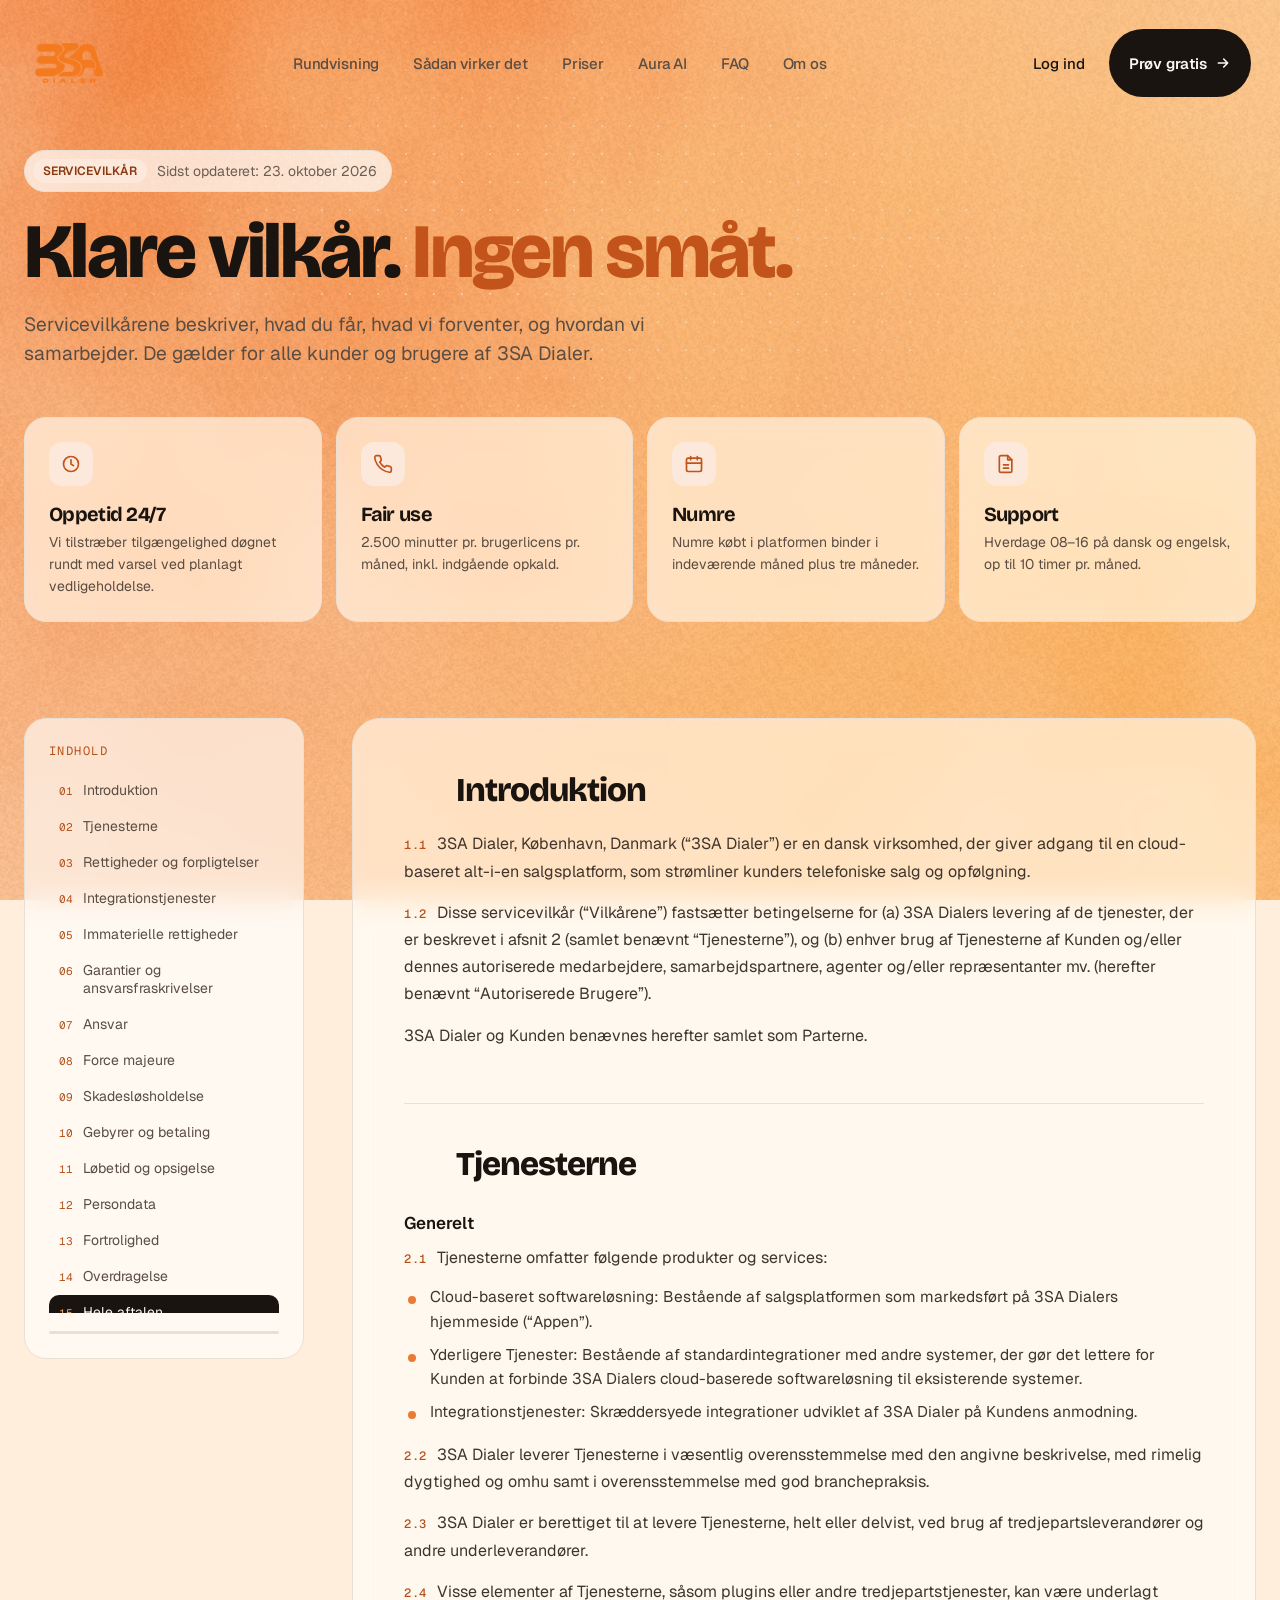
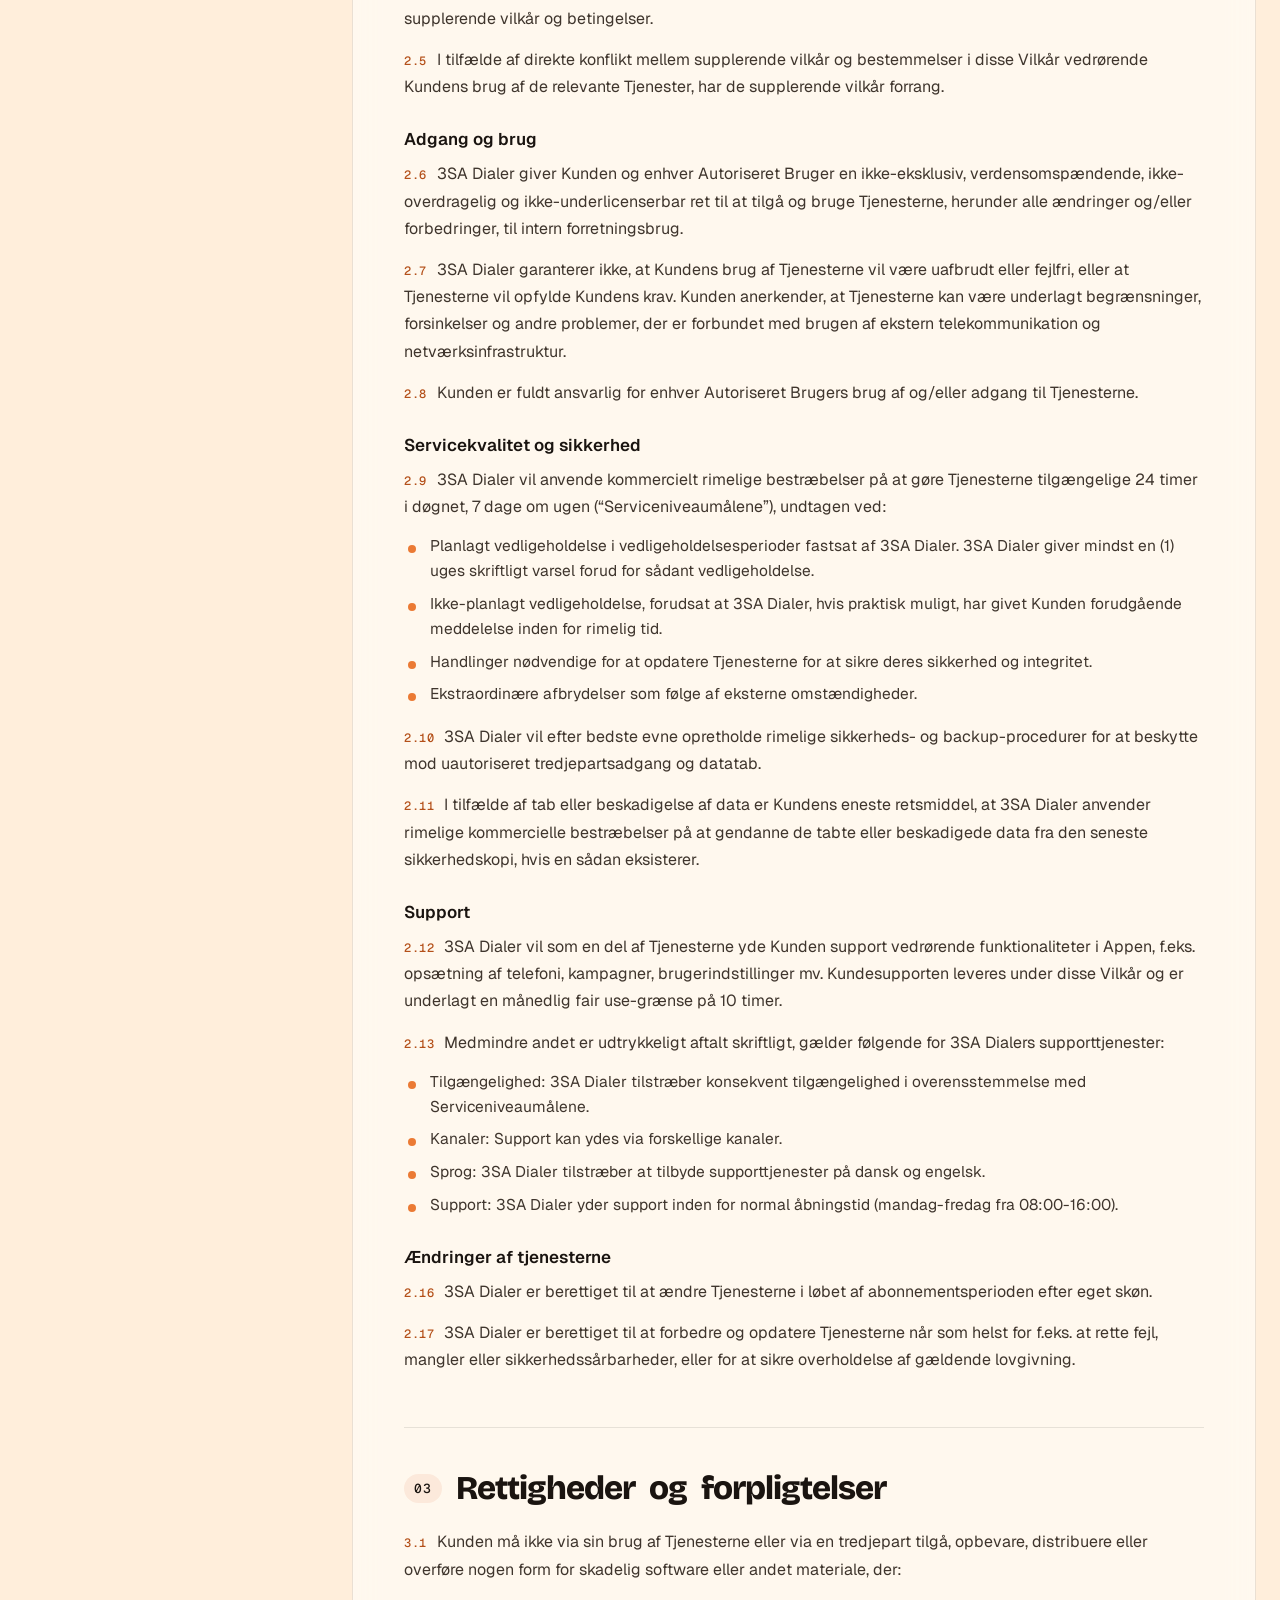
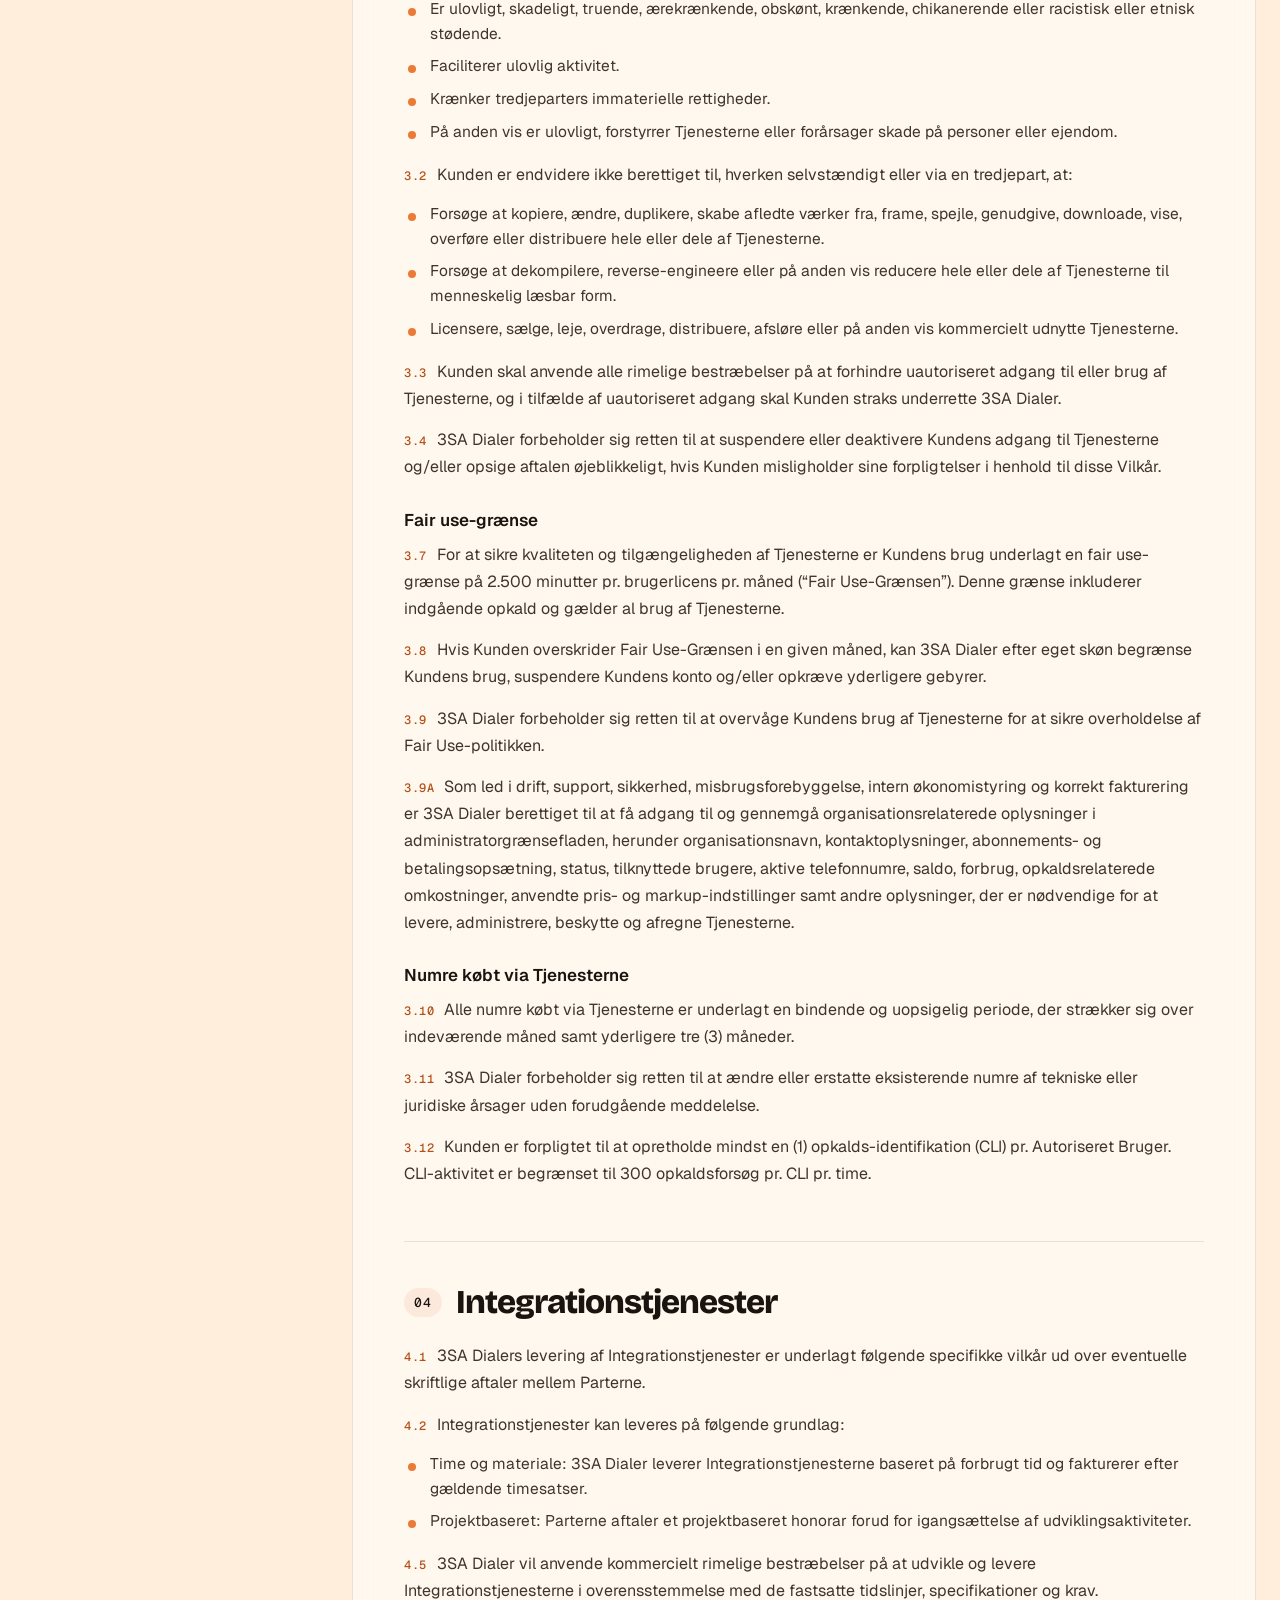
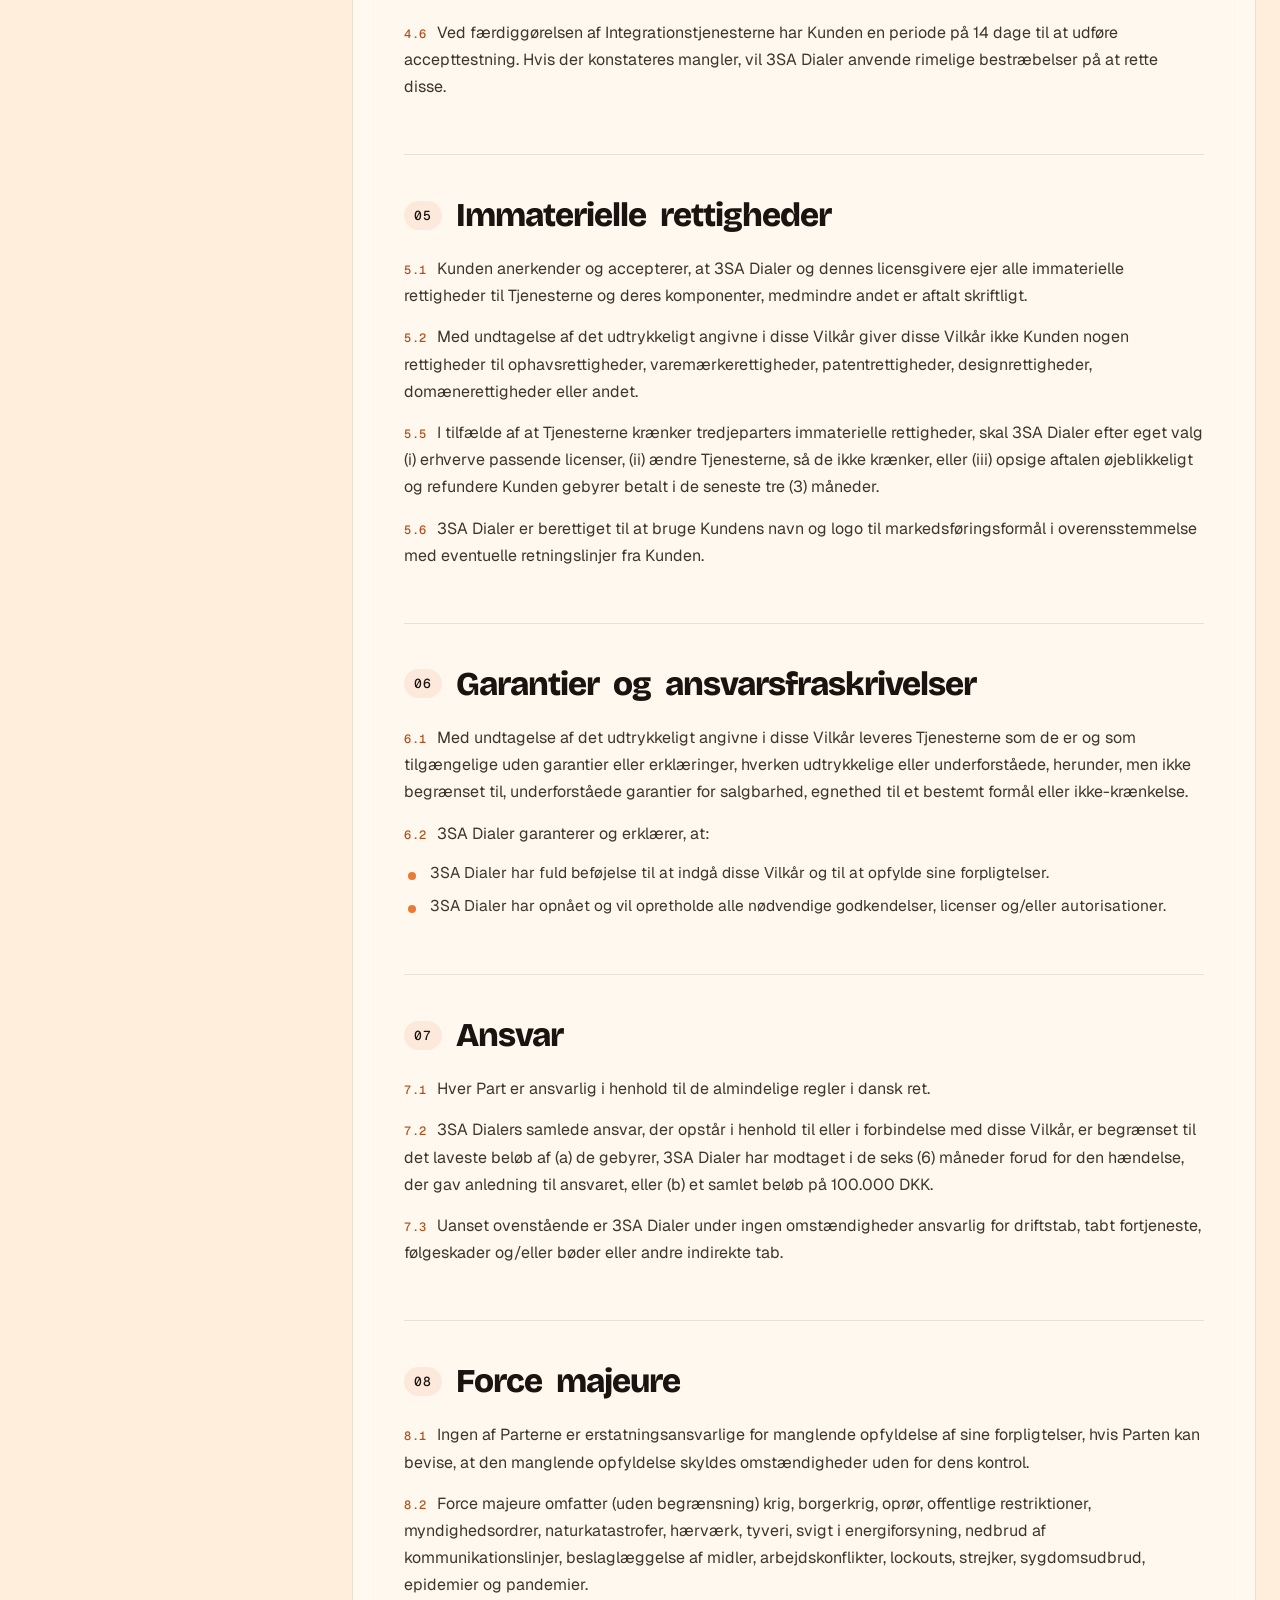
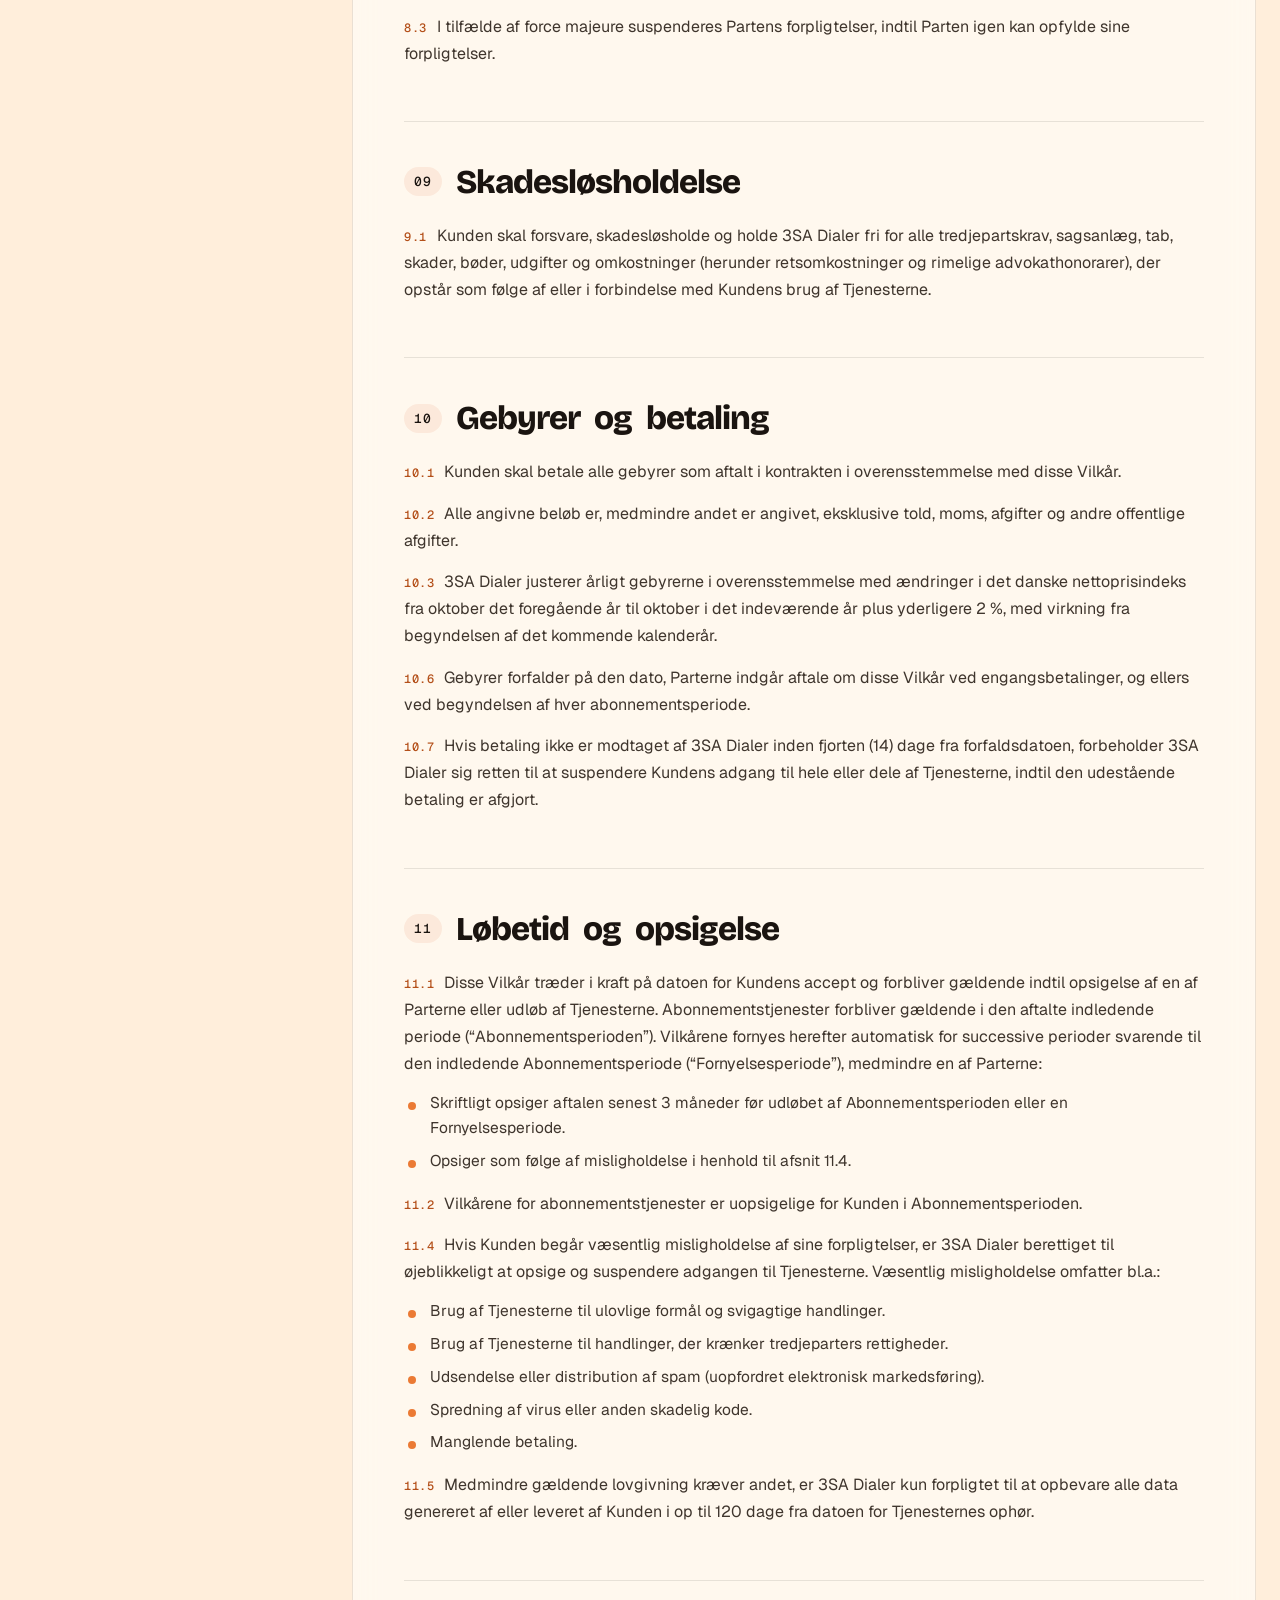
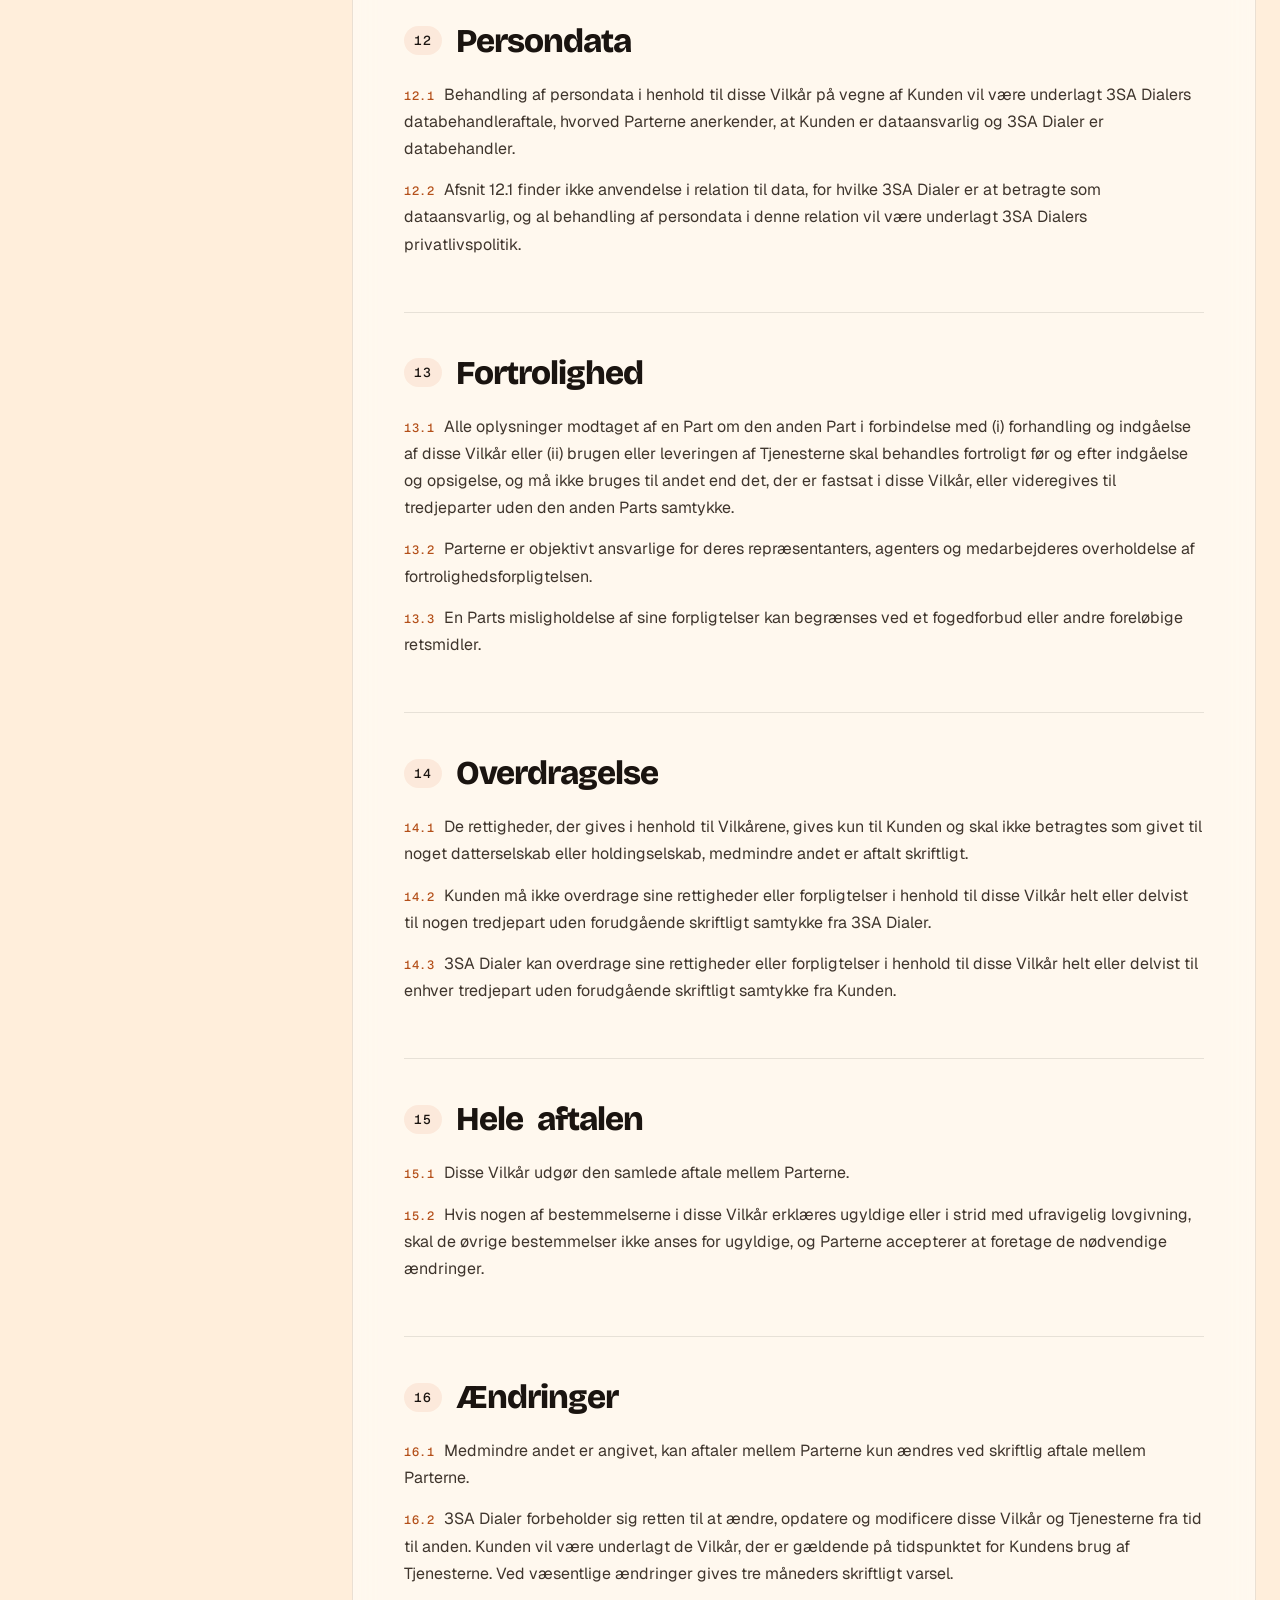
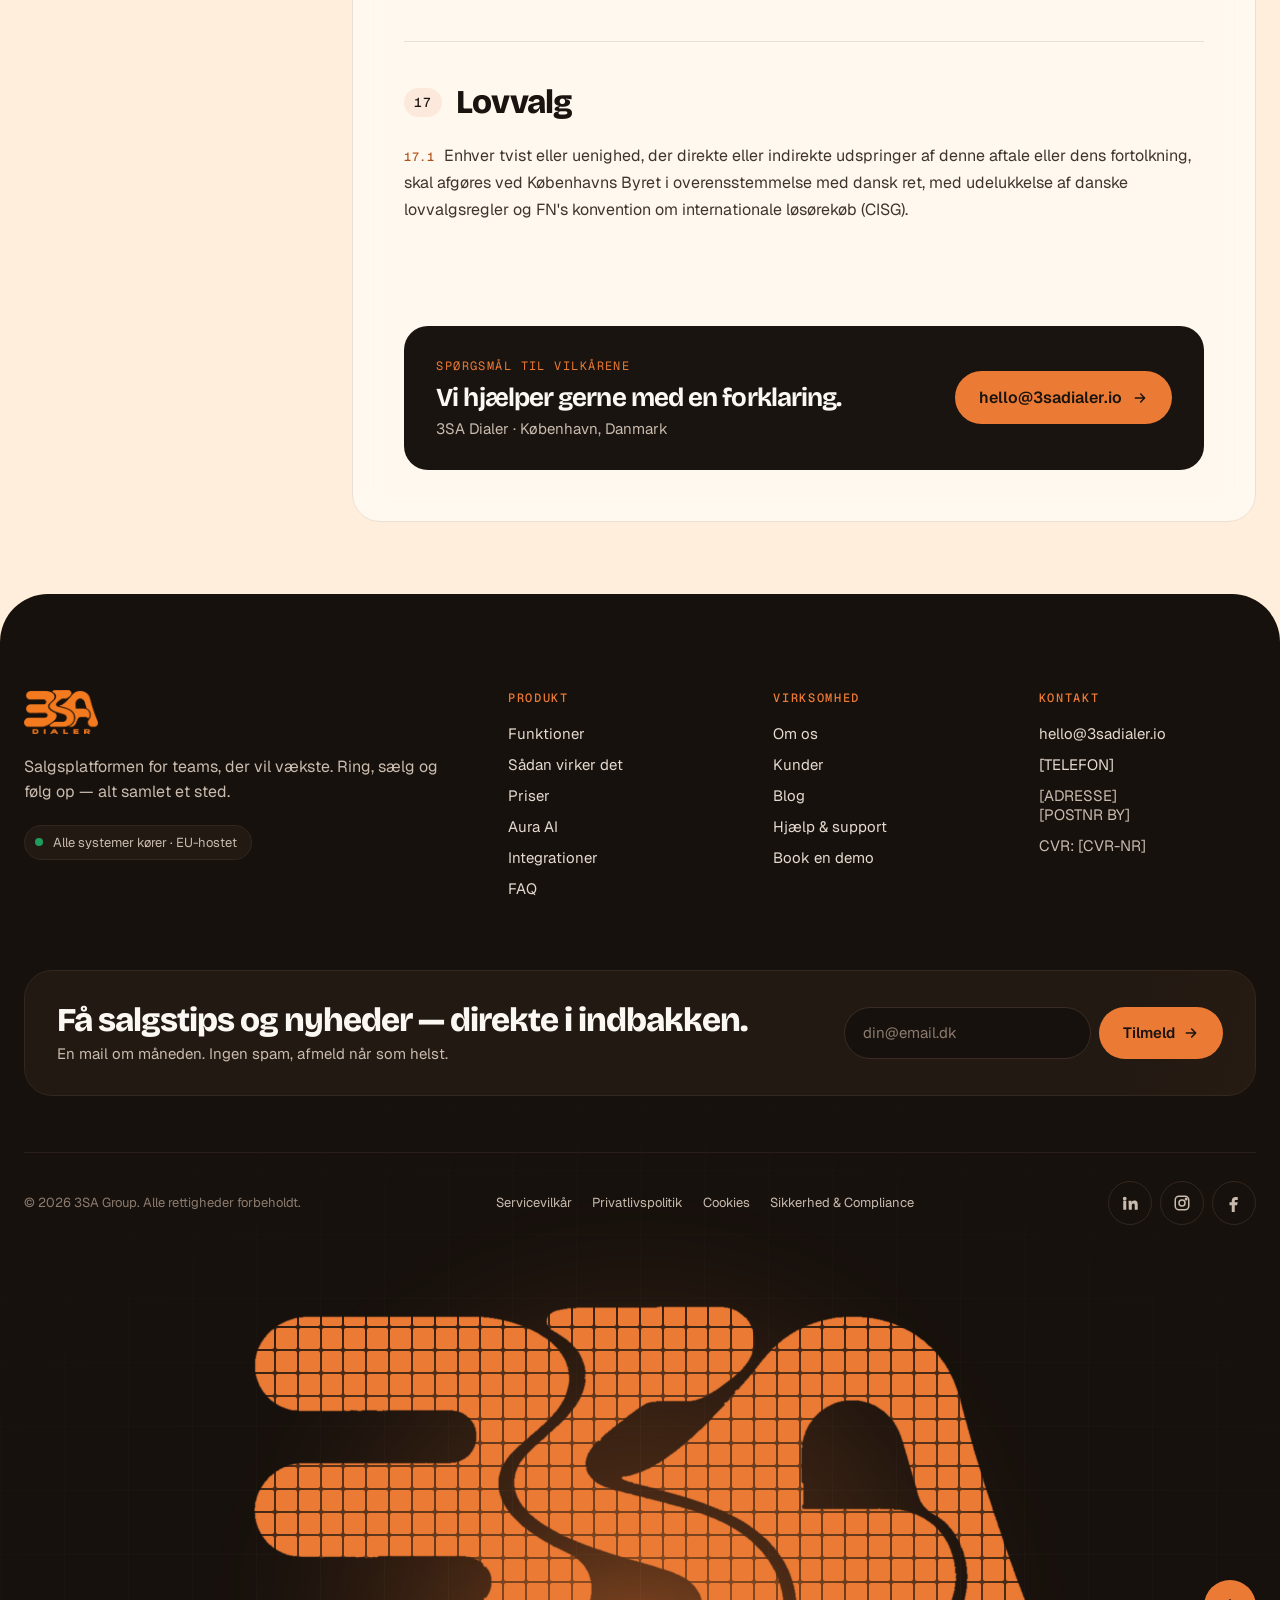
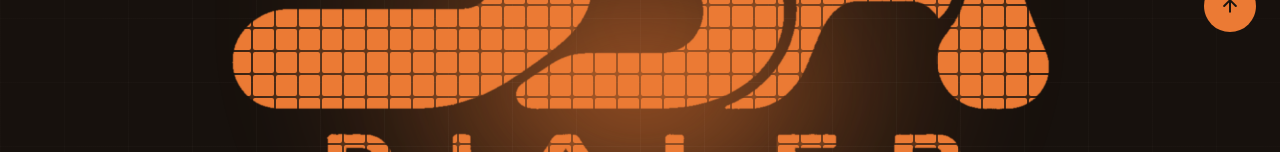
<file: servicevilkaar.html>
<!doctype html>
<html lang="da">
<head>
<meta charset="utf-8">
<meta name="viewport" content="width=device-width, initial-scale=1">
<title>Servicevilkår – 3SA Dialer</title>
<meta name="description" content="Servicevilkår for brug af 3SA Dialer: tjenester, adgang, fair use, numre, integrationer, rettigheder, ansvar, betaling, opsigelse og lovvalg.">
<link rel="canonical" href="https://3sadialer.io/servicevilkaar">
<link rel="icon" type="image/png" href="/logo.png">
<meta property="og:type" content="website">
<meta property="og:title" content="Servicevilkår – 3SA Dialer">
<meta property="og:description" content="Dialer og CRM til salgsteams. Betal kun for taletid eller få ubegrænset ringetid. Prøv 14 dage gratis.">
<meta property="og:url" content="https://3sadialer.io/servicevilkaar">
<meta property="og:image" content="https://3sadialer.io/logo.png">
<meta property="og:locale" content="da_DK">
<link rel="preconnect" href="https://fonts.googleapis.com">
<link href="https://fonts.googleapis.com/css2?family=Bricolage+Grotesque:opsz,wght@12..96,500;12..96,700;12..96,800&amp;family=Geist:wght@400;500;600;700&amp;family=Geist+Mono:wght@400;500&amp;display=swap" rel="stylesheet">
<link rel="stylesheet" href="/assets/site.css">
</head>
<body>
<div id="loader" aria-hidden="true"><div class="llogo"><img src="/logo.png" alt=""><span class="lsweep"></span></div><div class="lbar"><i></i></div></div>
<div id="progress" aria-hidden="true"></div>
<header class="hd" id="hd">
<div class="hd-bar">
<a class="hd-logo" href="/" aria-label="3SA Dialer – forside"><img src="/logo.png" alt="3SA Dialer"></a>
<nav class="hd-nav" id="hdnav" aria-label="Primær">
<span class="hd-pill" aria-hidden="true"></span>
<a href="/#rundvisning" data-sec="rundvisning">Rundvisning<span class="dot"></span></a>
<a href="/#saadan" data-sec="saadan">Sådan virker det<span class="dot"></span></a>
<a href="/#priser" data-sec="priser">Priser<span class="dot"></span></a>
<a href="/#aura" data-sec="aura">Aura AI<span class="dot"></span></a>
<a href="/#faq" data-sec="faq">FAQ<span class="dot"></span></a>
<a href="/om-os" data-sec="om-os">Om os<span class="dot"></span></a>
</nav>
<div class="hd-acts">
<a class="hd-login" href="https://app.3sadialer.io">Log ind</a>
<a class="hd-cta" href="https://app.3sadialer.io/signup">Prøv gratis<svg width="16" height="16" viewBox="0 0 24 24" fill="none" stroke="currentColor" stroke-width="2.4" stroke-linecap="round" stroke-linejoin="round" aria-hidden="true"><path d="M5 12h14M13 6l6 6-6 6"></path></svg></a>
<button class="hd-burger" id="burger" type="button" aria-label="Åbn menu" aria-expanded="false" aria-controls="mm"><span></span><span></span><span></span></button>
</div>
</div>
</header>
<div class="mm" id="mm" aria-hidden="true">
<div class="mm-glow" aria-hidden="true"></div><div class="mm-grid" aria-hidden="true"></div>
<div class="mm-label">MENU</div>
<ul class="mm-nav">
<li><a href="/#rundvisning"><i>01</i>Rundvisning<span class="arr"><svg width="16" height="16" viewBox="0 0 24 24" fill="none" stroke="currentColor" stroke-width="2.2" stroke-linecap="round" stroke-linejoin="round" aria-hidden="true"><path d="M5 12h14M13 6l6 6-6 6"></path></svg></span></a></li>
<li><a href="/#saadan"><i>02</i>Sådan virker det<span class="arr"><svg width="16" height="16" viewBox="0 0 24 24" fill="none" stroke="currentColor" stroke-width="2.2" stroke-linecap="round" stroke-linejoin="round" aria-hidden="true"><path d="M5 12h14M13 6l6 6-6 6"></path></svg></span></a></li>
<li><a href="/#priser"><i>03</i>Priser<span class="arr"><svg width="16" height="16" viewBox="0 0 24 24" fill="none" stroke="currentColor" stroke-width="2.2" stroke-linecap="round" stroke-linejoin="round" aria-hidden="true"><path d="M5 12h14M13 6l6 6-6 6"></path></svg></span></a></li>
<li><a href="/#aura"><i>04</i>Aura AI<span class="arr"><svg width="16" height="16" viewBox="0 0 24 24" fill="none" stroke="currentColor" stroke-width="2.2" stroke-linecap="round" stroke-linejoin="round" aria-hidden="true"><path d="M5 12h14M13 6l6 6-6 6"></path></svg></span></a></li>
<li><a href="/#faq"><i>05</i>FAQ<span class="arr"><svg width="16" height="16" viewBox="0 0 24 24" fill="none" stroke="currentColor" stroke-width="2.2" stroke-linecap="round" stroke-linejoin="round" aria-hidden="true"><path d="M5 12h14M13 6l6 6-6 6"></path></svg></span></a></li>
<li><a href="/om-os"><i>06</i>Om os<span class="arr"><svg width="16" height="16" viewBox="0 0 24 24" fill="none" stroke="currentColor" stroke-width="2.2" stroke-linecap="round" stroke-linejoin="round" aria-hidden="true"><path d="M5 12h14M13 6l6 6-6 6"></path></svg></span></a></li>
</ul>
<div class="mm-foot">
<a class="mm-cta" href="https://app.3sadialer.io/signup">Prøv 14 dage gratis<svg width="18" height="18" viewBox="0 0 24 24" fill="none" stroke="currentColor" stroke-width="2.4" stroke-linecap="round" stroke-linejoin="round" aria-hidden="true"><path d="M5 12h14M13 6l6 6-6 6"></path></svg></a>
<a class="mm-login" href="https://app.3sadialer.io">Log ind</a>
<div class="mm-meta"><span><b>●</b> ALLE SYSTEMER KØRER</span><span>EU-HOSTET</span></div>
</div>
</div>
<div id="bg" aria-hidden="true"><canvas id="shader"></canvas><div class="blob b1"></div><div class="blob b2"></div><div class="blob b3"></div><div class="blob b4"></div><div class="blob b5"></div><div class="blob cursor"></div><div class="grain"></div></div>
<div class="lp" style="font-family: 'Geist', system-ui, -apple-system, 'Segoe UI', Roboto, Helvetica, Arial, sans-serif; color: #1A1410; overflow: hidden">

<!-- ============ JURIDISK: HERO ============ -->
<section id="top" style="position: relative; padding: 150px 24px 0">
<div style="position: absolute; inset: 0; background-image: radial-gradient(#E6D9CB 1px, transparent 1px); background-size: 28px 28px; opacity: .7; -webkit-mask-image: radial-gradient(ellipse 70% 60% at 50% 40%, #000 30%, transparent 80%); mask-image: radial-gradient(ellipse 70% 60% at 50% 40%, #000 30%, transparent 80%); pointer-events: none" aria-hidden="true" data-parallax="0.25"></div>
<div style="position: relative; max-width: 1240px; margin: 0 auto">
<div class="in1" style="display: inline-flex; align-items: center; gap: 10px; padding: 8px 14px 8px 8px; border-radius: 999px; background: rgba(255,255,255,.7); border: 1px solid #EADFD3; font-size: 14px; color: #6B5E54">
<span style="background: #FCE9DB; color: #8A3A10; font-weight: 600; padding: 4px 10px; border-radius: 999px; font-size: 12px">SERVICEVILKÅR</span>
<span>Sidst opdateret: 23. oktober 2026</span>
</div>
<h1 class="disp" style="margin: 24px 0 0; max-width: 900px; font-size: clamp(42px, 6vw, 88px); line-height: .96; font-weight: 800">Klare vilkår. <span style="color: #C2531A">Ingen småt.</span></h1>
<p class="in3" style="margin: 20px 0 0; max-width: 640px; font-size: clamp(17px, 1.5vw, 20px); line-height: 1.55; color: #5A4D43">Servicevilkårene beskriver, hvad du får, hvad vi forventer, og hvordan vi samarbejder. De gælder for alle kunder og brugere af 3SA Dialer.</p>
<div style="margin-top: 48px; display: grid; grid-template-columns: repeat(auto-fit, minmax(230px, 1fr)); gap: 14px"><div class="reveal card glass" style="background: rgba(255,255,255,.62); border: 1px solid #EADFD3; border-radius: 22px; padding: 24px"><div style="width: 44px; height: 44px; border-radius: 13px; background: #FCE9DB; display: flex; align-items: center; justify-content: center"><svg width="20" height="20" viewBox="0 0 24 24" fill="none" stroke="#C2531A" stroke-width="2" stroke-linecap="round" stroke-linejoin="round" aria-hidden="true"><circle cx="12" cy="12" r="9"></circle><path d="M12 7v5l3 2"></path></svg></div><h3 class="disp" style="margin: 16px 0 0; font-size: 20px; font-weight: 700">Oppetid 24/7</h3><p style="margin: 6px 0 0; font-size: 14px; line-height: 1.55; color: #5A4D43">Vi tilstræber tilgængelighed døgnet rundt med varsel ved planlagt vedligeholdelse.</p></div><div class="reveal card glass" style="background: rgba(255,255,255,.62); border: 1px solid #EADFD3; border-radius: 22px; padding: 24px"><div style="width: 44px; height: 44px; border-radius: 13px; background: #FCE9DB; display: flex; align-items: center; justify-content: center"><svg width="20" height="20" viewBox="0 0 24 24" fill="none" stroke="#C2531A" stroke-width="2" stroke-linecap="round" stroke-linejoin="round" aria-hidden="true"><path d="M22 16.9v3a2 2 0 0 1-2.2 2 19.8 19.8 0 0 1-8.6-3.1 19.5 19.5 0 0 1-6-6A19.8 19.8 0 0 1 2.1 4.2 2 2 0 0 1 4.1 2h3a2 2 0 0 1 2 1.7c.1.9.4 1.8.7 2.7a2 2 0 0 1-.5 2.1L8 9.8a16 16 0 0 0 6 6l1.3-1.3a2 2 0 0 1 2.1-.4c.9.3 1.8.6 2.7.7a2 2 0 0 1 1.7 2z"></path></svg></div><h3 class="disp" style="margin: 16px 0 0; font-size: 20px; font-weight: 700">Fair use</h3><p style="margin: 6px 0 0; font-size: 14px; line-height: 1.55; color: #5A4D43">2.500 minutter pr. brugerlicens pr. måned, inkl. indgående opkald.</p></div><div class="reveal card glass" style="background: rgba(255,255,255,.62); border: 1px solid #EADFD3; border-radius: 22px; padding: 24px"><div style="width: 44px; height: 44px; border-radius: 13px; background: #FCE9DB; display: flex; align-items: center; justify-content: center"><svg width="20" height="20" viewBox="0 0 24 24" fill="none" stroke="#C2531A" stroke-width="2" stroke-linecap="round" stroke-linejoin="round" aria-hidden="true"><rect x="3" y="5" width="18" height="16" rx="2"></rect><path d="M16 3v4M8 3v4M3 11h18"></path></svg></div><h3 class="disp" style="margin: 16px 0 0; font-size: 20px; font-weight: 700">Numre</h3><p style="margin: 6px 0 0; font-size: 14px; line-height: 1.55; color: #5A4D43">Numre købt i platformen binder i indeværende måned plus tre måneder.</p></div><div class="reveal card glass" style="background: rgba(255,255,255,.62); border: 1px solid #EADFD3; border-radius: 22px; padding: 24px"><div style="width: 44px; height: 44px; border-radius: 13px; background: #FCE9DB; display: flex; align-items: center; justify-content: center"><svg width="20" height="20" viewBox="0 0 24 24" fill="none" stroke="#C2531A" stroke-width="2" stroke-linecap="round" stroke-linejoin="round" aria-hidden="true"><path d="M6 2h8l5 5v13a2 2 0 0 1-2 2H6a2 2 0 0 1-2-2V4a2 2 0 0 1 2-2z"></path><path d="M14 2v5h5M9 13h6M9 17h6"></path></svg></div><h3 class="disp" style="margin: 16px 0 0; font-size: 20px; font-weight: 700">Support</h3><p style="margin: 6px 0 0; font-size: 14px; line-height: 1.55; color: #5A4D43">Hverdage 08–16 på dansk og engelsk, op til 10 timer pr. måned.</p></div></div>
</div>
</section>

<!-- ============ INDHOLD ============ -->
<section style="padding: 96px 24px 72px">
<div class="lg-wrap">
<aside class="lg-toc reveal">
<div class="mono" style="font-size: 12px; letter-spacing: .12em; color: #B4501A; margin-bottom: 14px">INDHOLD</div>
<ol id="lgtoc"><li><a href="#s1"><span class="mono">01</span>Introduktion</a></li><li><a href="#s2"><span class="mono">02</span>Tjenesterne</a></li><li><a href="#s3"><span class="mono">03</span>Rettigheder og forpligtelser</a></li><li><a href="#s4"><span class="mono">04</span>Integrationstjenester</a></li><li><a href="#s5"><span class="mono">05</span>Immaterielle rettigheder</a></li><li><a href="#s6"><span class="mono">06</span>Garantier og ansvarsfraskrivelser</a></li><li><a href="#s7"><span class="mono">07</span>Ansvar</a></li><li><a href="#s8"><span class="mono">08</span>Force majeure</a></li><li><a href="#s9"><span class="mono">09</span>Skadesløsholdelse</a></li><li><a href="#s10"><span class="mono">10</span>Gebyrer og betaling</a></li><li><a href="#s11"><span class="mono">11</span>Løbetid og opsigelse</a></li><li><a href="#s12"><span class="mono">12</span>Persondata</a></li><li><a href="#s13"><span class="mono">13</span>Fortrolighed</a></li><li><a href="#s14"><span class="mono">14</span>Overdragelse</a></li><li><a href="#s15"><span class="mono">15</span>Hele aftalen</a></li><li><a href="#s16"><span class="mono">16</span>Ændringer</a></li><li><a href="#s17"><span class="mono">17</span>Lovvalg</a></li></ol>
<div class="lg-prog" aria-hidden="true"><i id="lgprog"></i></div>
</aside>
<div class="lg-body glass">
<section class="lg-sec reveal" id="s1">
<h2 class="disp"><span class="lg-num">01</span>Introduktion</h2>
<p><b class="mono">1.1</b>3SA Dialer, København, Danmark (“3SA Dialer”) er en dansk virksomhed, der giver adgang til en cloud-baseret alt-i-en salgsplatform, som strømliner kunders telefoniske salg og opfølgning.</p>
<p><b class="mono">1.2</b>Disse servicevilkår (“Vilkårene”) fastsætter betingelserne for (a) 3SA Dialers levering af de tjenester, der er beskrevet i afsnit 2 (samlet benævnt “Tjenesterne”), og (b) enhver brug af Tjenesterne af Kunden og/eller dennes autoriserede medarbejdere, samarbejdspartnere, agenter og/eller repræsentanter mv. (herefter benævnt “Autoriserede Brugere”).</p>
<p>3SA Dialer og Kunden benævnes herefter samlet som Parterne.</p>
</section>
<section class="lg-sec reveal" id="s2">
<h2 class="disp"><span class="lg-num">02</span>Tjenesterne</h2>
<h3>Generelt</h3>
<p><b class="mono">2.1</b>Tjenesterne omfatter følgende produkter og services:</p>
<ul><li>Cloud-baseret softwareløsning: Bestående af salgsplatformen som markedsført på 3SA Dialers hjemmeside (“Appen”).</li><li>Yderligere Tjenester: Bestående af standardintegrationer med andre systemer, der gør det lettere for Kunden at forbinde 3SA Dialers cloud-baserede softwareløsning til eksisterende systemer.</li><li>Integrationstjenester: Skræddersyede integrationer udviklet af 3SA Dialer på Kundens anmodning.</li></ul>
<p><b class="mono">2.2</b>3SA Dialer leverer Tjenesterne i væsentlig overensstemmelse med den angivne beskrivelse, med rimelig dygtighed og omhu samt i overensstemmelse med god branchepraksis.</p>
<p><b class="mono">2.3</b>3SA Dialer er berettiget til at levere Tjenesterne, helt eller delvist, ved brug af tredjepartsleverandører og andre underleverandører.</p>
<p><b class="mono">2.4</b>Visse elementer af Tjenesterne, såsom plugins eller andre tredjepartstjenester, kan være underlagt supplerende vilkår og betingelser.</p>
<p><b class="mono">2.5</b>I tilfælde af direkte konflikt mellem supplerende vilkår og bestemmelser i disse Vilkår vedrørende Kundens brug af de relevante Tjenester, har de supplerende vilkår forrang.</p>
<h3>Adgang og brug</h3>
<p><b class="mono">2.6</b>3SA Dialer giver Kunden og enhver Autoriseret Bruger en ikke-eksklusiv, verdensomspændende, ikke-overdragelig og ikke-underlicenserbar ret til at tilgå og bruge Tjenesterne, herunder alle ændringer og/eller forbedringer, til intern forretningsbrug.</p>
<p><b class="mono">2.7</b>3SA Dialer garanterer ikke, at Kundens brug af Tjenesterne vil være uafbrudt eller fejlfri, eller at Tjenesterne vil opfylde Kundens krav. Kunden anerkender, at Tjenesterne kan være underlagt begrænsninger, forsinkelser og andre problemer, der er forbundet med brugen af ekstern telekommunikation og netværksinfrastruktur.</p>
<p><b class="mono">2.8</b>Kunden er fuldt ansvarlig for enhver Autoriseret Brugers brug af og/eller adgang til Tjenesterne.</p>
<h3>Servicekvalitet og sikkerhed</h3>
<p><b class="mono">2.9</b>3SA Dialer vil anvende kommercielt rimelige bestræbelser på at gøre Tjenesterne tilgængelige 24 timer i døgnet, 7 dage om ugen (“Serviceniveaumålene”), undtagen ved:</p>
<ul><li>Planlagt vedligeholdelse i vedligeholdelsesperioder fastsat af 3SA Dialer. 3SA Dialer giver mindst en (1) uges skriftligt varsel forud for sådant vedligeholdelse.</li><li>Ikke-planlagt vedligeholdelse, forudsat at 3SA Dialer, hvis praktisk muligt, har givet Kunden forudgående meddelelse inden for rimelig tid.</li><li>Handlinger nødvendige for at opdatere Tjenesterne for at sikre deres sikkerhed og integritet.</li><li>Ekstraordinære afbrydelser som følge af eksterne omstændigheder.</li></ul>
<p><b class="mono">2.10</b>3SA Dialer vil efter bedste evne opretholde rimelige sikkerheds- og backup-procedurer for at beskytte mod uautoriseret tredjepartsadgang og datatab.</p>
<p><b class="mono">2.11</b>I tilfælde af tab eller beskadigelse af data er Kundens eneste retsmiddel, at 3SA Dialer anvender rimelige kommercielle bestræbelser på at gendanne de tabte eller beskadigede data fra den seneste sikkerhedskopi, hvis en sådan eksisterer.</p>
<h3>Support</h3>
<p><b class="mono">2.12</b>3SA Dialer vil som en del af Tjenesterne yde Kunden support vedrørende funktionaliteter i Appen, f.eks. opsætning af telefoni, kampagner, brugerindstillinger mv. Kundesupporten leveres under disse Vilkår og er underlagt en månedlig fair use-grænse på 10 timer.</p>
<p><b class="mono">2.13</b>Medmindre andet er udtrykkeligt aftalt skriftligt, gælder følgende for 3SA Dialers supporttjenester:</p>
<ul><li>Tilgængelighed: 3SA Dialer tilstræber konsekvent tilgængelighed i overensstemmelse med Serviceniveaumålene.</li><li>Kanaler: Support kan ydes via forskellige kanaler.</li><li>Sprog: 3SA Dialer tilstræber at tilbyde supporttjenester på dansk og engelsk.</li><li>Support: 3SA Dialer yder support inden for normal åbningstid (mandag-fredag fra 08:00-16:00).</li></ul>
<h3>Ændringer af tjenesterne</h3>
<p><b class="mono">2.16</b>3SA Dialer er berettiget til at ændre Tjenesterne i løbet af abonnementsperioden efter eget skøn.</p>
<p><b class="mono">2.17</b>3SA Dialer er berettiget til at forbedre og opdatere Tjenesterne når som helst for f.eks. at rette fejl, mangler eller sikkerhedssårbarheder, eller for at sikre overholdelse af gældende lovgivning.</p>
</section>
<section class="lg-sec reveal" id="s3">
<h2 class="disp"><span class="lg-num">03</span>Rettigheder og forpligtelser</h2>
<p><b class="mono">3.1</b>Kunden må ikke via sin brug af Tjenesterne eller via en tredjepart tilgå, opbevare, distribuere eller overføre nogen form for skadelig software eller andet materiale, der:</p>
<ul><li>Er ulovligt, skadeligt, truende, ærekrænkende, obskønt, krænkende, chikanerende eller racistisk eller etnisk stødende.</li><li>Faciliterer ulovlig aktivitet.</li><li>Krænker tredjeparters immaterielle rettigheder.</li><li>På anden vis er ulovligt, forstyrrer Tjenesterne eller forårsager skade på personer eller ejendom.</li></ul>
<p><b class="mono">3.2</b>Kunden er endvidere ikke berettiget til, hverken selvstændigt eller via en tredjepart, at:</p>
<ul><li>Forsøge at kopiere, ændre, duplikere, skabe afledte værker fra, frame, spejle, genudgive, downloade, vise, overføre eller distribuere hele eller dele af Tjenesterne.</li><li>Forsøge at dekompilere, reverse-engineere eller på anden vis reducere hele eller dele af Tjenesterne til menneskelig læsbar form.</li><li>Licensere, sælge, leje, overdrage, distribuere, afsløre eller på anden vis kommercielt udnytte Tjenesterne.</li></ul>
<p><b class="mono">3.3</b>Kunden skal anvende alle rimelige bestræbelser på at forhindre uautoriseret adgang til eller brug af Tjenesterne, og i tilfælde af uautoriseret adgang skal Kunden straks underrette 3SA Dialer.</p>
<p><b class="mono">3.4</b>3SA Dialer forbeholder sig retten til at suspendere eller deaktivere Kundens adgang til Tjenesterne og/eller opsige aftalen øjeblikkeligt, hvis Kunden misligholder sine forpligtelser i henhold til disse Vilkår.</p>
<h3>Fair use-grænse</h3>
<p><b class="mono">3.7</b>For at sikre kvaliteten og tilgængeligheden af Tjenesterne er Kundens brug underlagt en fair use-grænse på 2.500 minutter pr. brugerlicens pr. måned (“Fair Use-Grænsen”). Denne grænse inkluderer indgående opkald og gælder al brug af Tjenesterne.</p>
<p><b class="mono">3.8</b>Hvis Kunden overskrider Fair Use-Grænsen i en given måned, kan 3SA Dialer efter eget skøn begrænse Kundens brug, suspendere Kundens konto og/eller opkræve yderligere gebyrer.</p>
<p><b class="mono">3.9</b>3SA Dialer forbeholder sig retten til at overvåge Kundens brug af Tjenesterne for at sikre overholdelse af Fair Use-politikken.</p>
<p><b class="mono">3.9A</b>Som led i drift, support, sikkerhed, misbrugsforebyggelse, intern økonomistyring og korrekt fakturering er 3SA Dialer berettiget til at få adgang til og gennemgå organisationsrelaterede oplysninger i administratorgrænsefladen, herunder organisationsnavn, kontaktoplysninger, abonnements- og betalingsopsætning, status, tilknyttede brugere, aktive telefonnumre, saldo, forbrug, opkaldsrelaterede omkostninger, anvendte pris- og markup-indstillinger samt andre oplysninger, der er nødvendige for at levere, administrere, beskytte og afregne Tjenesterne.</p>
<h3>Numre købt via Tjenesterne</h3>
<p><b class="mono">3.10</b>Alle numre købt via Tjenesterne er underlagt en bindende og uopsigelig periode, der strækker sig over indeværende måned samt yderligere tre (3) måneder.</p>
<p><b class="mono">3.11</b>3SA Dialer forbeholder sig retten til at ændre eller erstatte eksisterende numre af tekniske eller juridiske årsager uden forudgående meddelelse.</p>
<p><b class="mono">3.12</b>Kunden er forpligtet til at opretholde mindst en (1) opkalds-identifikation (CLI) pr. Autoriseret Bruger. CLI-aktivitet er begrænset til 300 opkaldsforsøg pr. CLI pr. time.</p>
</section>
<section class="lg-sec reveal" id="s4">
<h2 class="disp"><span class="lg-num">04</span>Integrationstjenester</h2>
<p><b class="mono">4.1</b>3SA Dialers levering af Integrationstjenester er underlagt følgende specifikke vilkår ud over eventuelle skriftlige aftaler mellem Parterne.</p>
<p><b class="mono">4.2</b>Integrationstjenester kan leveres på følgende grundlag:</p>
<ul><li>Time og materiale: 3SA Dialer leverer Integrationstjenesterne baseret på forbrugt tid og fakturerer efter gældende timesatser.</li><li>Projektbaseret: Parterne aftaler et projektbaseret honorar forud for igangsættelse af udviklingsaktiviteter.</li></ul>
<p><b class="mono">4.5</b>3SA Dialer vil anvende kommercielt rimelige bestræbelser på at udvikle og levere Integrationstjenesterne i overensstemmelse med de fastsatte tidslinjer, specifikationer og krav.</p>
<p><b class="mono">4.6</b>Ved færdiggørelsen af Integrationstjenesterne har Kunden en periode på 14 dage til at udføre accepttestning. Hvis der konstateres mangler, vil 3SA Dialer anvende rimelige bestræbelser på at rette disse.</p>
</section>
<section class="lg-sec reveal" id="s5">
<h2 class="disp"><span class="lg-num">05</span>Immaterielle rettigheder</h2>
<p><b class="mono">5.1</b>Kunden anerkender og accepterer, at 3SA Dialer og dennes licensgivere ejer alle immaterielle rettigheder til Tjenesterne og deres komponenter, medmindre andet er aftalt skriftligt.</p>
<p><b class="mono">5.2</b>Med undtagelse af det udtrykkeligt angivne i disse Vilkår giver disse Vilkår ikke Kunden nogen rettigheder til ophavsrettigheder, varemærkerettigheder, patentrettigheder, designrettigheder, domænerettigheder eller andet.</p>
<p><b class="mono">5.5</b>I tilfælde af at Tjenesterne krænker tredjeparters immaterielle rettigheder, skal 3SA Dialer efter eget valg (i) erhverve passende licenser, (ii) ændre Tjenesterne, så de ikke krænker, eller (iii) opsige aftalen øjeblikkeligt og refundere Kunden gebyrer betalt i de seneste tre (3) måneder.</p>
<p><b class="mono">5.6</b>3SA Dialer er berettiget til at bruge Kundens navn og logo til markedsføringsformål i overensstemmelse med eventuelle retningslinjer fra Kunden.</p>
</section>
<section class="lg-sec reveal" id="s6">
<h2 class="disp"><span class="lg-num">06</span>Garantier og ansvarsfraskrivelser</h2>
<p><b class="mono">6.1</b>Med undtagelse af det udtrykkeligt angivne i disse Vilkår leveres Tjenesterne som de er og som tilgængelige uden garantier eller erklæringer, hverken udtrykkelige eller underforståede, herunder, men ikke begrænset til, underforståede garantier for salgbarhed, egnethed til et bestemt formål eller ikke-krænkelse.</p>
<p><b class="mono">6.2</b>3SA Dialer garanterer og erklærer, at:</p>
<ul><li>3SA Dialer har fuld beføjelse til at indgå disse Vilkår og til at opfylde sine forpligtelser.</li><li>3SA Dialer har opnået og vil opretholde alle nødvendige godkendelser, licenser og/eller autorisationer.</li></ul>
</section>
<section class="lg-sec reveal" id="s7">
<h2 class="disp"><span class="lg-num">07</span>Ansvar</h2>
<p><b class="mono">7.1</b>Hver Part er ansvarlig i henhold til de almindelige regler i dansk ret.</p>
<p><b class="mono">7.2</b>3SA Dialers samlede ansvar, der opstår i henhold til eller i forbindelse med disse Vilkår, er begrænset til det laveste beløb af (a) de gebyrer, 3SA Dialer har modtaget i de seks (6) måneder forud for den hændelse, der gav anledning til ansvaret, eller (b) et samlet beløb på 100.000 DKK.</p>
<p><b class="mono">7.3</b>Uanset ovenstående er 3SA Dialer under ingen omstændigheder ansvarlig for driftstab, tabt fortjeneste, følgeskader og/eller bøder eller andre indirekte tab.</p>
</section>
<section class="lg-sec reveal" id="s8">
<h2 class="disp"><span class="lg-num">08</span>Force majeure</h2>
<p><b class="mono">8.1</b>Ingen af Parterne er erstatningsansvarlige for manglende opfyldelse af sine forpligtelser, hvis Parten kan bevise, at den manglende opfyldelse skyldes omstændigheder uden for dens kontrol.</p>
<p><b class="mono">8.2</b>Force majeure omfatter (uden begrænsning) krig, borgerkrig, oprør, offentlige restriktioner, myndighedsordrer, naturkatastrofer, hærværk, tyveri, svigt i energiforsyning, nedbrud af kommunikationslinjer, beslaglæggelse af midler, arbejdskonflikter, lockouts, strejker, sygdomsudbrud, epidemier og pandemier.</p>
<p><b class="mono">8.3</b>I tilfælde af force majeure suspenderes Partens forpligtelser, indtil Parten igen kan opfylde sine forpligtelser.</p>
</section>
<section class="lg-sec reveal" id="s9">
<h2 class="disp"><span class="lg-num">09</span>Skadesløsholdelse</h2>
<p><b class="mono">9.1</b>Kunden skal forsvare, skadesløsholde og holde 3SA Dialer fri for alle tredjepartskrav, sagsanlæg, tab, skader, bøder, udgifter og omkostninger (herunder retsomkostninger og rimelige advokathonorarer), der opstår som følge af eller i forbindelse med Kundens brug af Tjenesterne.</p>
</section>
<section class="lg-sec reveal" id="s10">
<h2 class="disp"><span class="lg-num">10</span>Gebyrer og betaling</h2>
<p><b class="mono">10.1</b>Kunden skal betale alle gebyrer som aftalt i kontrakten i overensstemmelse med disse Vilkår.</p>
<p><b class="mono">10.2</b>Alle angivne beløb er, medmindre andet er angivet, eksklusive told, moms, afgifter og andre offentlige afgifter.</p>
<p><b class="mono">10.3</b>3SA Dialer justerer årligt gebyrerne i overensstemmelse med ændringer i det danske nettoprisindeks fra oktober det foregående år til oktober i det indeværende år plus yderligere 2 %, med virkning fra begyndelsen af det kommende kalenderår.</p>
<p><b class="mono">10.6</b>Gebyrer forfalder på den dato, Parterne indgår aftale om disse Vilkår ved engangsbetalinger, og ellers ved begyndelsen af hver abonnementsperiode.</p>
<p><b class="mono">10.7</b>Hvis betaling ikke er modtaget af 3SA Dialer inden fjorten (14) dage fra forfaldsdatoen, forbeholder 3SA Dialer sig retten til at suspendere Kundens adgang til hele eller dele af Tjenesterne, indtil den udestående betaling er afgjort.</p>
</section>
<section class="lg-sec reveal" id="s11">
<h2 class="disp"><span class="lg-num">11</span>Løbetid og opsigelse</h2>
<p><b class="mono">11.1</b>Disse Vilkår træder i kraft på datoen for Kundens accept og forbliver gældende indtil opsigelse af en af Parterne eller udløb af Tjenesterne. Abonnementstjenester forbliver gældende i den aftalte indledende periode (“Abonnementsperioden”). Vilkårene fornyes herefter automatisk for successive perioder svarende til den indledende Abonnementsperiode (“Fornyelsesperiode”), medmindre en af Parterne:</p>
<ul><li>Skriftligt opsiger aftalen senest 3 måneder før udløbet af Abonnementsperioden eller en Fornyelsesperiode.</li><li>Opsiger som følge af misligholdelse i henhold til afsnit 11.4.</li></ul>
<p><b class="mono">11.2</b>Vilkårene for abonnementstjenester er uopsigelige for Kunden i Abonnementsperioden.</p>
<p><b class="mono">11.4</b>Hvis Kunden begår væsentlig misligholdelse af sine forpligtelser, er 3SA Dialer berettiget til øjeblikkeligt at opsige og suspendere adgangen til Tjenesterne. Væsentlig misligholdelse omfatter bl.a.:</p>
<ul><li>Brug af Tjenesterne til ulovlige formål og svigagtige handlinger.</li><li>Brug af Tjenesterne til handlinger, der krænker tredjeparters rettigheder.</li><li>Udsendelse eller distribution af spam (uopfordret elektronisk markedsføring).</li><li>Spredning af virus eller anden skadelig kode.</li><li>Manglende betaling.</li></ul>
<p><b class="mono">11.5</b>Medmindre gældende lovgivning kræver andet, er 3SA Dialer kun forpligtet til at opbevare alle data genereret af eller leveret af Kunden i op til 120 dage fra datoen for Tjenesternes ophør.</p>
</section>
<section class="lg-sec reveal" id="s12">
<h2 class="disp"><span class="lg-num">12</span>Persondata</h2>
<p><b class="mono">12.1</b>Behandling af persondata i henhold til disse Vilkår på vegne af Kunden vil være underlagt 3SA Dialers databehandleraftale, hvorved Parterne anerkender, at Kunden er dataansvarlig og 3SA Dialer er databehandler.</p>
<p><b class="mono">12.2</b>Afsnit 12.1 finder ikke anvendelse i relation til data, for hvilke 3SA Dialer er at betragte som dataansvarlig, og al behandling af persondata i denne relation vil være underlagt 3SA Dialers privatlivspolitik.</p>
</section>
<section class="lg-sec reveal" id="s13">
<h2 class="disp"><span class="lg-num">13</span>Fortrolighed</h2>
<p><b class="mono">13.1</b>Alle oplysninger modtaget af en Part om den anden Part i forbindelse med (i) forhandling og indgåelse af disse Vilkår eller (ii) brugen eller leveringen af Tjenesterne skal behandles fortroligt før og efter indgåelse og opsigelse, og må ikke bruges til andet end det, der er fastsat i disse Vilkår, eller videregives til tredjeparter uden den anden Parts samtykke.</p>
<p><b class="mono">13.2</b>Parterne er objektivt ansvarlige for deres repræsentanters, agenters og medarbejderes overholdelse af fortrolighedsforpligtelsen.</p>
<p><b class="mono">13.3</b>En Parts misligholdelse af sine forpligtelser kan begrænses ved et fogedforbud eller andre foreløbige retsmidler.</p>
</section>
<section class="lg-sec reveal" id="s14">
<h2 class="disp"><span class="lg-num">14</span>Overdragelse</h2>
<p><b class="mono">14.1</b>De rettigheder, der gives i henhold til Vilkårene, gives kun til Kunden og skal ikke betragtes som givet til noget datterselskab eller holdingselskab, medmindre andet er aftalt skriftligt.</p>
<p><b class="mono">14.2</b>Kunden må ikke overdrage sine rettigheder eller forpligtelser i henhold til disse Vilkår helt eller delvist til nogen tredjepart uden forudgående skriftligt samtykke fra 3SA Dialer.</p>
<p><b class="mono">14.3</b>3SA Dialer kan overdrage sine rettigheder eller forpligtelser i henhold til disse Vilkår helt eller delvist til enhver tredjepart uden forudgående skriftligt samtykke fra Kunden.</p>
</section>
<section class="lg-sec reveal" id="s15">
<h2 class="disp"><span class="lg-num">15</span>Hele aftalen</h2>
<p><b class="mono">15.1</b>Disse Vilkår udgør den samlede aftale mellem Parterne.</p>
<p><b class="mono">15.2</b>Hvis nogen af bestemmelserne i disse Vilkår erklæres ugyldige eller i strid med ufravigelig lovgivning, skal de øvrige bestemmelser ikke anses for ugyldige, og Parterne accepterer at foretage de nødvendige ændringer.</p>
</section>
<section class="lg-sec reveal" id="s16">
<h2 class="disp"><span class="lg-num">16</span>Ændringer</h2>
<p><b class="mono">16.1</b>Medmindre andet er angivet, kan aftaler mellem Parterne kun ændres ved skriftlig aftale mellem Parterne.</p>
<p><b class="mono">16.2</b>3SA Dialer forbeholder sig retten til at ændre, opdatere og modificere disse Vilkår og Tjenesterne fra tid til anden. Kunden vil være underlagt de Vilkår, der er gældende på tidspunktet for Kundens brug af Tjenesterne. Ved væsentlige ændringer gives tre måneders skriftligt varsel.</p>
</section>
<section class="lg-sec reveal" id="s17">
<h2 class="disp"><span class="lg-num">17</span>Lovvalg</h2>
<p><b class="mono">17.1</b>Enhver tvist eller uenighed, der direkte eller indirekte udspringer af denne aftale eller dens fortolkning, skal afgøres ved Københavns Byret i overensstemmelse med dansk ret, med udelukkelse af danske lovvalgsregler og FN&#x27;s konvention om internationale løsørekøb (CISG).</p>
</section>

<div class="reveal" style="margin-top: 48px; padding: 32px; border-radius: 24px; background: #1A1410; color: #FBF7F2; display: flex; flex-wrap: wrap; gap: 24px; align-items: center; justify-content: space-between">
<div><div class="mono" style="font-size: 12px; letter-spacing: .12em; color: #EB7A34">SPØRGSMÅL TIL VILKÅRENE</div><div class="disp" style="font-size: 26px; font-weight: 700; margin-top: 8px">Vi hjælper gerne med en forklaring.</div><div style="color: #C9BBAE; margin-top: 6px; font-size: 15px">3SA Dialer · København, Danmark</div></div>
<a class="btn magnet" href="mailto:hello@3sadialer.io" style="display: inline-flex; align-items: center; gap: 10px; padding: 16px 24px; border-radius: 999px; background: #EB7A34; color: #1A1410; font-weight: 600; text-decoration: none; min-height: 44px">hello@3sadialer.io <svg width="16" height="16" viewBox="0 0 24 24" fill="none" stroke="currentColor" stroke-width="2.2" stroke-linecap="round" stroke-linejoin="round" aria-hidden="true"><path d="M5 12h14M13 6l6 6-6 6"></path></svg></a>
</div>
</div>
</div>
</section>

<footer class="ft">
<div class="ft-glow" aria-hidden="true"></div>
<div class="ft-grid" aria-hidden="true"></div>
<button class="ft-top-btn" type="button" aria-label="Til toppen" onclick="window.scrollTo({top:0,behavior:'smooth'})"><svg width="20" height="20" viewBox="0 0 24 24" fill="none" stroke="currentColor" stroke-width="2.4" stroke-linecap="round" stroke-linejoin="round" aria-hidden="true"><path d="M12 19V5M5 12l7-7 7 7"></path></svg></button>
<div class="ft-wrap">

<div class="ft-top">
<div class="ft-brand">
<div class="ft-logo"><img src="/logo.png" alt="3SA Dialer" style="height:44px;width:auto"></div>
<p>Salgsplatformen for teams, der vil vækste. Ring, sælg og følg op — alt samlet et sted.</p>
<span class="ft-status"><b></b>Alle systemer kører · EU-hostet</span>
</div>

<div class="ft-cols">
<div class="ft-col"><h4>PRODUKT</h4><ul>
<li><a href="#">Funktioner</a></li><li><a href="#">Sådan virker det</a></li><li><a href="/#priser">Priser</a></li><li><a href="#">Aura AI</a></li><li><a href="/#integrationer">Integrationer</a></li><li><a href="#">FAQ</a></li></ul></div>
<div class="ft-col"><h4>VIRKSOMHED</h4><ul>
<li><a href="/om-os">Om os</a></li><li><a href="#">Kunder</a></li><li><a href="#">Blog</a></li><li><a href="/kontakt">Hjælp &amp; support</a></li><li><a href="/book-intro">Book en demo</a></li></ul></div>
<div class="ft-col"><h4>KONTAKT</h4><ul>
<li><a href="mailto:hello@3sadialer.io">hello@3sadialer.io</a></li><li><a href="tel:[TELEFON]">[TELEFON]</a></li><li><span style="color:#C9BBAE">[ADRESSE]<br>[POSTNR BY]</span></li><li><span style="color:#C9BBAE">CVR: [CVR-NR]</span></li></ul></div>
</div>
</div>

<div class="ft-cta">
<div><h3>Få salgstips og nyheder — direkte i indbakken.</h3><p>En mail om måneden. Ingen spam, afmeld når som helst.</p></div>
<form class="ft-form" onsubmit="event.preventDefault();this.querySelector('button').textContent='Tak — du er tilmeldt ✓';">
<label for="ft-mail" style="position:absolute;width:1px;height:1px;overflow:hidden;clip:rect(0 0 0 0)">E-mail</label>
<input id="ft-mail" type="email" placeholder="din@email.dk" required>
<button type="submit">Tilmeld <svg width="16" height="16" viewBox="0 0 24 24" fill="none" stroke="currentColor" stroke-width="2.4" stroke-linecap="round" stroke-linejoin="round" aria-hidden="true"><path d="M5 12h14M13 6l6 6-6 6"></path></svg></button>
</form>
</div>

<div class="ft-bottom">
<span>© 2026 3SA Group. Alle rettigheder forbeholdt.</span>
<nav aria-label="Juridisk"><a href="/servicevilkaar">Servicevilkår</a><a href="/privatlivspolitik">Privatlivspolitik</a><a href="#">Cookies</a><a href="/sikkerhed">Sikkerhed &amp; Compliance</a></nav>
<div class="ft-social">
<a href="#" aria-label="LinkedIn"><svg width="18" height="18" viewBox="0 0 24 24" fill="currentColor" aria-hidden="true"><path d="M4.98 3.5a2.5 2.5 0 1 1 0 5 2.5 2.5 0 0 1 0-5zM3 9h4v12H3zM10 9h3.8v1.7h.1c.5-1 1.8-2 3.7-2 4 0 4.7 2.6 4.7 6V21h-4v-5.5c0-1.3 0-3-1.8-3s-2.1 1.4-2.1 2.9V21h-4z"></path></svg></a>
<a href="#" aria-label="Instagram"><svg width="18" height="18" viewBox="0 0 24 24" fill="none" stroke="currentColor" stroke-width="2" stroke-linecap="round" stroke-linejoin="round" aria-hidden="true"><rect x="3" y="3" width="18" height="18" rx="5"></rect><circle cx="12" cy="12" r="4"></circle><circle cx="17.5" cy="6.5" r="1" fill="currentColor"></circle></svg></a>
<a href="#" aria-label="Facebook"><svg width="18" height="18" viewBox="0 0 24 24" fill="currentColor" aria-hidden="true"><path d="M14 8h3V4h-3c-2.8 0-5 2.2-5 5v2H6v4h3v9h4v-9h3l1-4h-4V9c0-.6.4-1 1-1z"></path></svg></a>
</div>
</div>

<div class="ft-bigwrap"><div class="ft-halo" aria-hidden="true"></div><div class="ft-big" id="ftbig" aria-hidden="true"><i style="transition-delay:0.26s;animation-delay:-0.00s"></i><i style="transition-delay:0.60s;animation-delay:-0.17s"></i><i style="transition-delay:0.41s;animation-delay:-0.33s"></i><i style="transition-delay:0.66s;animation-delay:-0.50s"></i><i style="transition-delay:0.69s;animation-delay:-0.67s"></i><i style="transition-delay:0.07s;animation-delay:-0.83s"></i><i style="transition-delay:0.01s;animation-delay:-1.00s"></i><i style="transition-delay:0.92s;animation-delay:-1.17s"></i><i style="transition-delay:0.29s;animation-delay:-1.33s"></i><i style="transition-delay:0.26s;animation-delay:-1.50s"></i><i style="transition-delay:1.10s;animation-delay:-1.67s"></i><i style="transition-delay:0.52s;animation-delay:-1.83s"></i><i style="transition-delay:0.92s;animation-delay:-2.00s"></i><i style="transition-delay:0.52s;animation-delay:-2.17s"></i><i style="transition-delay:0.70s;animation-delay:-2.33s"></i><i style="transition-delay:0.17s;animation-delay:-2.50s"></i><i style="transition-delay:0.70s;animation-delay:-2.67s"></i><i style="transition-delay:0.95s;animation-delay:-2.83s"></i><i style="transition-delay:0.58s;animation-delay:-3.00s"></i><i style="transition-delay:0.82s;animation-delay:-3.17s"></i><i style="transition-delay:0.74s;animation-delay:-3.33s"></i><i style="transition-delay:0.07s;animation-delay:-3.50s"></i><i style="transition-delay:0.83s;animation-delay:-3.67s"></i><i style="transition-delay:0.65s;animation-delay:-3.83s"></i><i style="transition-delay:0.33s;animation-delay:-4.00s"></i><i style="transition-delay:0.03s;animation-delay:-4.17s"></i><i style="transition-delay:0.95s;animation-delay:-4.33s"></i><i style="transition-delay:0.52s;animation-delay:-4.50s"></i><i style="transition-delay:0.79s;animation-delay:-4.67s"></i><i style="transition-delay:0.97s;animation-delay:-4.83s"></i><i style="transition-delay:0.79s;animation-delay:-5.00s"></i><i style="transition-delay:1.01s;animation-delay:-5.17s"></i><i style="transition-delay:0.43s;animation-delay:-5.33s"></i><i style="transition-delay:0.88s;animation-delay:-5.50s"></i><i style="transition-delay:0.49s;animation-delay:-5.67s"></i><i style="transition-delay:1.03s;animation-delay:-5.83s"></i><i style="transition-delay:0.97s;animation-delay:-0.00s"></i><i style="transition-delay:0.11s;animation-delay:-0.17s"></i><i style="transition-delay:0.15s;animation-delay:-0.33s"></i><i style="transition-delay:0.24s;animation-delay:-0.50s"></i><i style="transition-delay:1.06s;animation-delay:-0.67s"></i><i style="transition-delay:0.48s;animation-delay:-0.83s"></i><i style="transition-delay:0.69s;animation-delay:-1.00s"></i><i style="transition-delay:0.33s;animation-delay:-1.17s"></i><i style="transition-delay:0.56s;animation-delay:-1.33s"></i><i style="transition-delay:0.42s;animation-delay:-1.50s"></i><i style="transition-delay:0.39s;animation-delay:-1.67s"></i><i style="transition-delay:0.64s;animation-delay:-1.83s"></i><i style="transition-delay:0.64s;animation-delay:-2.00s"></i><i style="transition-delay:0.99s;animation-delay:-2.17s"></i><i style="transition-delay:0.75s;animation-delay:-2.33s"></i><i style="transition-delay:1.02s;animation-delay:-2.50s"></i><i style="transition-delay:0.94s;animation-delay:-2.67s"></i><i style="transition-delay:1.09s;animation-delay:-2.83s"></i><i style="transition-delay:0.74s;animation-delay:-3.00s"></i><i style="transition-delay:0.18s;animation-delay:-3.17s"></i><i style="transition-delay:0.95s;animation-delay:-3.33s"></i><i style="transition-delay:1.06s;animation-delay:-3.50s"></i><i style="transition-delay:1.00s;animation-delay:-3.67s"></i><i style="transition-delay:0.63s;animation-delay:-3.83s"></i><i style="transition-delay:0.79s;animation-delay:-4.00s"></i><i style="transition-delay:0.23s;animation-delay:-4.17s"></i><i style="transition-delay:0.91s;animation-delay:-4.33s"></i><i style="transition-delay:0.63s;animation-delay:-4.50s"></i><i style="transition-delay:0.31s;animation-delay:-4.67s"></i><i style="transition-delay:0.07s;animation-delay:-4.83s"></i><i style="transition-delay:0.94s;animation-delay:-5.00s"></i><i style="transition-delay:1.09s;animation-delay:-5.17s"></i><i style="transition-delay:0.10s;animation-delay:-5.33s"></i><i style="transition-delay:0.88s;animation-delay:-5.50s"></i><i style="transition-delay:0.45s;animation-delay:-5.67s"></i><i style="transition-delay:0.17s;animation-delay:-5.83s"></i><i style="transition-delay:0.32s;animation-delay:-0.00s"></i><i style="transition-delay:0.85s;animation-delay:-0.17s"></i><i style="transition-delay:0.96s;animation-delay:-0.33s"></i><i style="transition-delay:0.05s;animation-delay:-0.50s"></i><i style="transition-delay:0.68s;animation-delay:-0.67s"></i><i style="transition-delay:0.05s;animation-delay:-0.83s"></i><i style="transition-delay:0.79s;animation-delay:-1.00s"></i><i style="transition-delay:0.36s;animation-delay:-1.17s"></i><i style="transition-delay:0.97s;animation-delay:-1.33s"></i><i style="transition-delay:1.08s;animation-delay:-1.50s"></i><i style="transition-delay:0.56s;animation-delay:-1.67s"></i><i style="transition-delay:1.10s;animation-delay:-1.83s"></i><i style="transition-delay:0.34s;animation-delay:-2.00s"></i><i style="transition-delay:0.08s;animation-delay:-2.17s"></i><i style="transition-delay:0.66s;animation-delay:-2.33s"></i><i style="transition-delay:0.03s;animation-delay:-2.50s"></i><i style="transition-delay:0.22s;animation-delay:-2.67s"></i><i style="transition-delay:0.45s;animation-delay:-2.83s"></i><i style="transition-delay:0.67s;animation-delay:-3.00s"></i><i style="transition-delay:0.17s;animation-delay:-3.17s"></i><i style="transition-delay:0.05s;animation-delay:-3.33s"></i><i style="transition-delay:0.95s;animation-delay:-3.50s"></i><i style="transition-delay:0.35s;animation-delay:-3.67s"></i><i style="transition-delay:1.05s;animation-delay:-3.83s"></i><i style="transition-delay:0.99s;animation-delay:-4.00s"></i><i style="transition-delay:0.42s;animation-delay:-4.17s"></i><i style="transition-delay:0.51s;animation-delay:-4.33s"></i><i style="transition-delay:0.57s;animation-delay:-4.50s"></i><i style="transition-delay:0.71s;animation-delay:-4.67s"></i><i style="transition-delay:0.66s;animation-delay:-4.83s"></i><i style="transition-delay:0.62s;animation-delay:-5.00s"></i><i style="transition-delay:0.68s;animation-delay:-5.17s"></i><i style="transition-delay:1.03s;animation-delay:-5.33s"></i><i style="transition-delay:0.56s;animation-delay:-5.50s"></i><i style="transition-delay:0.47s;animation-delay:-5.67s"></i><i style="transition-delay:0.79s;animation-delay:-5.83s"></i><i style="transition-delay:0.26s;animation-delay:-0.00s"></i><i style="transition-delay:0.33s;animation-delay:-0.17s"></i><i style="transition-delay:1.08s;animation-delay:-0.33s"></i><i style="transition-delay:0.57s;animation-delay:-0.50s"></i><i style="transition-delay:0.60s;animation-delay:-0.67s"></i><i style="transition-delay:0.01s;animation-delay:-0.83s"></i><i style="transition-delay:0.46s;animation-delay:-1.00s"></i><i style="transition-delay:0.64s;animation-delay:-1.17s"></i><i style="transition-delay:0.02s;animation-delay:-1.33s"></i><i style="transition-delay:0.68s;animation-delay:-1.50s"></i><i style="transition-delay:0.70s;animation-delay:-1.67s"></i><i style="transition-delay:0.07s;animation-delay:-1.83s"></i><i style="transition-delay:0.69s;animation-delay:-2.00s"></i><i style="transition-delay:0.51s;animation-delay:-2.17s"></i><i style="transition-delay:0.75s;animation-delay:-2.33s"></i><i style="transition-delay:0.39s;animation-delay:-2.50s"></i><i style="transition-delay:0.78s;animation-delay:-2.67s"></i><i style="transition-delay:0.81s;animation-delay:-2.83s"></i><i style="transition-delay:0.02s;animation-delay:-3.00s"></i><i style="transition-delay:0.07s;animation-delay:-3.17s"></i><i style="transition-delay:0.74s;animation-delay:-3.33s"></i><i style="transition-delay:1.06s;animation-delay:-3.50s"></i><i style="transition-delay:0.28s;animation-delay:-3.67s"></i><i style="transition-delay:0.50s;animation-delay:-3.83s"></i><i style="transition-delay:0.65s;animation-delay:-4.00s"></i><i style="transition-delay:0.35s;animation-delay:-4.17s"></i><i style="transition-delay:0.40s;animation-delay:-4.33s"></i><i style="transition-delay:0.34s;animation-delay:-4.50s"></i><i style="transition-delay:0.41s;animation-delay:-4.67s"></i><i style="transition-delay:0.66s;animation-delay:-4.83s"></i><i style="transition-delay:0.33s;animation-delay:-5.00s"></i><i style="transition-delay:0.41s;animation-delay:-5.17s"></i><i style="transition-delay:0.85s;animation-delay:-5.33s"></i><i style="transition-delay:0.03s;animation-delay:-5.50s"></i><i style="transition-delay:0.63s;animation-delay:-5.67s"></i><i style="transition-delay:0.81s;animation-delay:-5.83s"></i><i style="transition-delay:0.34s;animation-delay:-0.00s"></i><i style="transition-delay:0.24s;animation-delay:-0.17s"></i><i style="transition-delay:0.88s;animation-delay:-0.33s"></i><i style="transition-delay:0.26s;animation-delay:-0.50s"></i><i style="transition-delay:0.21s;animation-delay:-0.67s"></i><i style="transition-delay:0.48s;animation-delay:-0.83s"></i><i style="transition-delay:0.77s;animation-delay:-1.00s"></i><i style="transition-delay:0.11s;animation-delay:-1.17s"></i><i style="transition-delay:0.35s;animation-delay:-1.33s"></i><i style="transition-delay:0.37s;animation-delay:-1.50s"></i><i style="transition-delay:0.92s;animation-delay:-1.67s"></i><i style="transition-delay:0.48s;animation-delay:-1.83s"></i><i style="transition-delay:0.94s;animation-delay:-2.00s"></i><i style="transition-delay:0.19s;animation-delay:-2.17s"></i><i style="transition-delay:0.37s;animation-delay:-2.33s"></i><i style="transition-delay:0.72s;animation-delay:-2.50s"></i><i style="transition-delay:0.97s;animation-delay:-2.67s"></i><i style="transition-delay:0.50s;animation-delay:-2.83s"></i><i style="transition-delay:0.25s;animation-delay:-3.00s"></i><i style="transition-delay:0.13s;animation-delay:-3.17s"></i><i style="transition-delay:0.58s;animation-delay:-3.33s"></i><i style="transition-delay:0.21s;animation-delay:-3.50s"></i><i style="transition-delay:0.89s;animation-delay:-3.67s"></i><i style="transition-delay:0.92s;animation-delay:-3.83s"></i><i style="transition-delay:0.20s;animation-delay:-4.00s"></i><i style="transition-delay:0.31s;animation-delay:-4.17s"></i><i style="transition-delay:0.89s;animation-delay:-4.33s"></i><i style="transition-delay:0.71s;animation-delay:-4.50s"></i><i style="transition-delay:0.89s;animation-delay:-4.67s"></i><i style="transition-delay:0.38s;animation-delay:-4.83s"></i><i style="transition-delay:0.14s;animation-delay:-5.00s"></i><i style="transition-delay:0.32s;animation-delay:-5.17s"></i><i style="transition-delay:0.87s;animation-delay:-5.33s"></i><i style="transition-delay:0.30s;animation-delay:-5.50s"></i><i style="transition-delay:0.38s;animation-delay:-5.67s"></i><i style="transition-delay:0.46s;animation-delay:-5.83s"></i><i style="transition-delay:0.46s;animation-delay:-0.00s"></i><i style="transition-delay:0.45s;animation-delay:-0.17s"></i><i style="transition-delay:1.01s;animation-delay:-0.33s"></i><i style="transition-delay:0.17s;animation-delay:-0.50s"></i><i style="transition-delay:0.01s;animation-delay:-0.67s"></i><i style="transition-delay:1.04s;animation-delay:-0.83s"></i><i style="transition-delay:0.97s;animation-delay:-1.00s"></i><i style="transition-delay:1.09s;animation-delay:-1.17s"></i><i style="transition-delay:0.48s;animation-delay:-1.33s"></i><i style="transition-delay:1.05s;animation-delay:-1.50s"></i><i style="transition-delay:1.02s;animation-delay:-1.67s"></i><i style="transition-delay:0.24s;animation-delay:-1.83s"></i><i style="transition-delay:0.82s;animation-delay:-2.00s"></i><i style="transition-delay:0.92s;animation-delay:-2.17s"></i><i style="transition-delay:0.73s;animation-delay:-2.33s"></i><i style="transition-delay:0.57s;animation-delay:-2.50s"></i><i style="transition-delay:0.32s;animation-delay:-2.67s"></i><i style="transition-delay:0.38s;animation-delay:-2.83s"></i><i style="transition-delay:0.25s;animation-delay:-3.00s"></i><i style="transition-delay:0.07s;animation-delay:-3.17s"></i><i style="transition-delay:0.65s;animation-delay:-3.33s"></i><i style="transition-delay:0.32s;animation-delay:-3.50s"></i><i style="transition-delay:0.89s;animation-delay:-3.67s"></i><i style="transition-delay:0.05s;animation-delay:-3.83s"></i><i style="transition-delay:0.99s;animation-delay:-4.00s"></i><i style="transition-delay:0.76s;animation-delay:-4.17s"></i><i style="transition-delay:1.02s;animation-delay:-4.33s"></i><i style="transition-delay:0.99s;animation-delay:-4.50s"></i><i style="transition-delay:0.99s;animation-delay:-4.67s"></i><i style="transition-delay:0.63s;animation-delay:-4.83s"></i><i style="transition-delay:0.01s;animation-delay:-5.00s"></i><i style="transition-delay:0.82s;animation-delay:-5.17s"></i><i style="transition-delay:0.19s;animation-delay:-5.33s"></i><i style="transition-delay:0.33s;animation-delay:-5.50s"></i><i style="transition-delay:0.73s;animation-delay:-5.67s"></i><i style="transition-delay:0.58s;animation-delay:-5.83s"></i><i style="transition-delay:0.46s;animation-delay:-0.00s"></i><i style="transition-delay:1.03s;animation-delay:-0.17s"></i><i style="transition-delay:0.67s;animation-delay:-0.33s"></i><i style="transition-delay:0.38s;animation-delay:-0.50s"></i><i style="transition-delay:0.28s;animation-delay:-0.67s"></i><i style="transition-delay:0.95s;animation-delay:-0.83s"></i><i style="transition-delay:0.52s;animation-delay:-1.00s"></i><i style="transition-delay:0.86s;animation-delay:-1.17s"></i><i style="transition-delay:0.39s;animation-delay:-1.33s"></i><i style="transition-delay:0.22s;animation-delay:-1.50s"></i><i style="transition-delay:0.59s;animation-delay:-1.67s"></i><i style="transition-delay:0.90s;animation-delay:-1.83s"></i><i style="transition-delay:0.19s;animation-delay:-2.00s"></i><i style="transition-delay:0.87s;animation-delay:-2.17s"></i><i style="transition-delay:1.01s;animation-delay:-2.33s"></i><i style="transition-delay:0.89s;animation-delay:-2.50s"></i><i style="transition-delay:0.91s;animation-delay:-2.67s"></i><i style="transition-delay:0.01s;animation-delay:-2.83s"></i><i style="transition-delay:0.69s;animation-delay:-3.00s"></i><i style="transition-delay:0.95s;animation-delay:-3.17s"></i><i style="transition-delay:0.05s;animation-delay:-3.33s"></i><i style="transition-delay:0.30s;animation-delay:-3.50s"></i><i style="transition-delay:0.30s;animation-delay:-3.67s"></i><i style="transition-delay:0.58s;animation-delay:-3.83s"></i><i style="transition-delay:0.47s;animation-delay:-4.00s"></i><i style="transition-delay:0.52s;animation-delay:-4.17s"></i><i style="transition-delay:0.85s;animation-delay:-4.33s"></i><i style="transition-delay:0.00s;animation-delay:-4.50s"></i><i style="transition-delay:0.06s;animation-delay:-4.67s"></i><i style="transition-delay:0.14s;animation-delay:-4.83s"></i><i style="transition-delay:0.14s;animation-delay:-5.00s"></i><i style="transition-delay:0.08s;animation-delay:-5.17s"></i><i style="transition-delay:1.07s;animation-delay:-5.33s"></i><i style="transition-delay:0.94s;animation-delay:-5.50s"></i><i style="transition-delay:0.09s;animation-delay:-5.67s"></i><i style="transition-delay:0.55s;animation-delay:-5.83s"></i><i style="transition-delay:0.35s;animation-delay:-0.00s"></i><i style="transition-delay:0.35s;animation-delay:-0.17s"></i><i style="transition-delay:0.39s;animation-delay:-0.33s"></i><i style="transition-delay:0.71s;animation-delay:-0.50s"></i><i style="transition-delay:0.65s;animation-delay:-0.67s"></i><i style="transition-delay:0.40s;animation-delay:-0.83s"></i><i style="transition-delay:0.21s;animation-delay:-1.00s"></i><i style="transition-delay:0.36s;animation-delay:-1.17s"></i><i style="transition-delay:0.14s;animation-delay:-1.33s"></i><i style="transition-delay:0.61s;animation-delay:-1.50s"></i><i style="transition-delay:0.79s;animation-delay:-1.67s"></i><i style="transition-delay:0.42s;animation-delay:-1.83s"></i><i style="transition-delay:0.09s;animation-delay:-2.00s"></i><i style="transition-delay:0.20s;animation-delay:-2.17s"></i><i style="transition-delay:0.41s;animation-delay:-2.33s"></i><i style="transition-delay:0.66s;animation-delay:-2.50s"></i><i style="transition-delay:0.86s;animation-delay:-2.67s"></i><i style="transition-delay:0.42s;animation-delay:-2.83s"></i><i style="transition-delay:0.88s;animation-delay:-3.00s"></i><i style="transition-delay:0.69s;animation-delay:-3.17s"></i><i style="transition-delay:0.47s;animation-delay:-3.33s"></i><i style="transition-delay:0.41s;animation-delay:-3.50s"></i><i style="transition-delay:0.55s;animation-delay:-3.67s"></i><i style="transition-delay:0.77s;animation-delay:-3.83s"></i><i style="transition-delay:0.46s;animation-delay:-4.00s"></i><i style="transition-delay:0.76s;animation-delay:-4.17s"></i><i style="transition-delay:0.51s;animation-delay:-4.33s"></i><i style="transition-delay:0.27s;animation-delay:-4.50s"></i><i style="transition-delay:0.59s;animation-delay:-4.67s"></i><i style="transition-delay:0.76s;animation-delay:-4.83s"></i><i style="transition-delay:0.08s;animation-delay:-5.00s"></i><i style="transition-delay:0.47s;animation-delay:-5.17s"></i><i style="transition-delay:0.47s;animation-delay:-5.33s"></i><i style="transition-delay:0.97s;animation-delay:-5.50s"></i><i style="transition-delay:1.03s;animation-delay:-5.67s"></i><i style="transition-delay:0.41s;animation-delay:-5.83s"></i><i style="transition-delay:0.99s;animation-delay:-0.00s"></i><i style="transition-delay:0.87s;animation-delay:-0.17s"></i><i style="transition-delay:0.29s;animation-delay:-0.33s"></i><i style="transition-delay:0.51s;animation-delay:-0.50s"></i><i style="transition-delay:0.14s;animation-delay:-0.67s"></i><i style="transition-delay:0.89s;animation-delay:-0.83s"></i><i style="transition-delay:0.73s;animation-delay:-1.00s"></i><i style="transition-delay:0.98s;animation-delay:-1.17s"></i><i style="transition-delay:0.87s;animation-delay:-1.33s"></i><i style="transition-delay:0.73s;animation-delay:-1.50s"></i><i style="transition-delay:0.81s;animation-delay:-1.67s"></i><i style="transition-delay:0.62s;animation-delay:-1.83s"></i><i style="transition-delay:0.11s;animation-delay:-2.00s"></i><i style="transition-delay:0.65s;animation-delay:-2.17s"></i><i style="transition-delay:0.01s;animation-delay:-2.33s"></i><i style="transition-delay:0.16s;animation-delay:-2.50s"></i><i style="transition-delay:0.85s;animation-delay:-2.67s"></i><i style="transition-delay:0.05s;animation-delay:-2.83s"></i><i style="transition-delay:0.10s;animation-delay:-3.00s"></i><i style="transition-delay:0.11s;animation-delay:-3.17s"></i><i style="transition-delay:0.97s;animation-delay:-3.33s"></i><i style="transition-delay:0.20s;animation-delay:-3.50s"></i><i style="transition-delay:0.03s;animation-delay:-3.67s"></i><i style="transition-delay:0.93s;animation-delay:-3.83s"></i><i style="transition-delay:0.13s;animation-delay:-4.00s"></i><i style="transition-delay:0.93s;animation-delay:-4.17s"></i><i style="transition-delay:0.74s;animation-delay:-4.33s"></i><i style="transition-delay:0.92s;animation-delay:-4.50s"></i><i style="transition-delay:1.05s;animation-delay:-4.67s"></i><i style="transition-delay:0.64s;animation-delay:-4.83s"></i><i style="transition-delay:0.88s;animation-delay:-5.00s"></i><i style="transition-delay:0.04s;animation-delay:-5.17s"></i><i style="transition-delay:0.84s;animation-delay:-5.33s"></i><i style="transition-delay:0.56s;animation-delay:-5.50s"></i><i style="transition-delay:0.79s;animation-delay:-5.67s"></i><i style="transition-delay:0.12s;animation-delay:-5.83s"></i><i style="transition-delay:0.82s;animation-delay:-0.00s"></i><i style="transition-delay:1.03s;animation-delay:-0.17s"></i><i style="transition-delay:0.07s;animation-delay:-0.33s"></i><i style="transition-delay:0.36s;animation-delay:-0.50s"></i><i style="transition-delay:0.62s;animation-delay:-0.67s"></i><i style="transition-delay:0.91s;animation-delay:-0.83s"></i><i style="transition-delay:0.27s;animation-delay:-1.00s"></i><i style="transition-delay:0.20s;animation-delay:-1.17s"></i><i style="transition-delay:0.27s;animation-delay:-1.33s"></i><i style="transition-delay:0.68s;animation-delay:-1.50s"></i><i style="transition-delay:0.83s;animation-delay:-1.67s"></i><i style="transition-delay:0.43s;animation-delay:-1.83s"></i><i style="transition-delay:0.40s;animation-delay:-2.00s"></i><i style="transition-delay:0.44s;animation-delay:-2.17s"></i><i style="transition-delay:0.39s;animation-delay:-2.33s"></i><i style="transition-delay:0.46s;animation-delay:-2.50s"></i><i style="transition-delay:0.09s;animation-delay:-2.67s"></i><i style="transition-delay:0.55s;animation-delay:-2.83s"></i><i style="transition-delay:1.07s;animation-delay:-3.00s"></i><i style="transition-delay:0.45s;animation-delay:-3.17s"></i><i style="transition-delay:0.82s;animation-delay:-3.33s"></i><i style="transition-delay:0.18s;animation-delay:-3.50s"></i><i style="transition-delay:0.76s;animation-delay:-3.67s"></i><i style="transition-delay:0.83s;animation-delay:-3.83s"></i><i style="transition-delay:0.74s;animation-delay:-4.00s"></i><i style="transition-delay:0.57s;animation-delay:-4.17s"></i><i style="transition-delay:0.53s;animation-delay:-4.33s"></i><i style="transition-delay:0.71s;animation-delay:-4.50s"></i><i style="transition-delay:0.99s;animation-delay:-4.67s"></i><i style="transition-delay:0.16s;animation-delay:-4.83s"></i><i style="transition-delay:0.11s;animation-delay:-5.00s"></i><i style="transition-delay:0.82s;animation-delay:-5.17s"></i><i style="transition-delay:1.01s;animation-delay:-5.33s"></i><i style="transition-delay:0.57s;animation-delay:-5.50s"></i><i style="transition-delay:0.49s;animation-delay:-5.67s"></i><i style="transition-delay:0.79s;animation-delay:-5.83s"></i><i style="transition-delay:0.20s;animation-delay:-0.00s"></i><i style="transition-delay:0.29s;animation-delay:-0.17s"></i><i style="transition-delay:0.22s;animation-delay:-0.33s"></i><i style="transition-delay:0.64s;animation-delay:-0.50s"></i><i style="transition-delay:0.35s;animation-delay:-0.67s"></i><i style="transition-delay:0.26s;animation-delay:-0.83s"></i><i style="transition-delay:0.76s;animation-delay:-1.00s"></i><i style="transition-delay:1.05s;animation-delay:-1.17s"></i><i style="transition-delay:0.33s;animation-delay:-1.33s"></i><i style="transition-delay:0.78s;animation-delay:-1.50s"></i><i style="transition-delay:0.45s;animation-delay:-1.67s"></i><i style="transition-delay:0.94s;animation-delay:-1.83s"></i><i style="transition-delay:0.64s;animation-delay:-2.00s"></i><i style="transition-delay:0.29s;animation-delay:-2.17s"></i><i style="transition-delay:0.24s;animation-delay:-2.33s"></i><i style="transition-delay:0.03s;animation-delay:-2.50s"></i><i style="transition-delay:0.53s;animation-delay:-2.67s"></i><i style="transition-delay:0.42s;animation-delay:-2.83s"></i><i style="transition-delay:0.19s;animation-delay:-3.00s"></i><i style="transition-delay:0.40s;animation-delay:-3.17s"></i><i style="transition-delay:0.35s;animation-delay:-3.33s"></i><i style="transition-delay:0.85s;animation-delay:-3.50s"></i><i style="transition-delay:0.16s;animation-delay:-3.67s"></i><i style="transition-delay:1.09s;animation-delay:-3.83s"></i><i style="transition-delay:0.53s;animation-delay:-4.00s"></i><i style="transition-delay:0.66s;animation-delay:-4.17s"></i><i style="transition-delay:0.51s;animation-delay:-4.33s"></i><i style="transition-delay:0.92s;animation-delay:-4.50s"></i><i style="transition-delay:0.90s;animation-delay:-4.67s"></i><i style="transition-delay:0.61s;animation-delay:-4.83s"></i><i style="transition-delay:0.53s;animation-delay:-5.00s"></i><i style="transition-delay:0.79s;animation-delay:-5.17s"></i><i style="transition-delay:0.94s;animation-delay:-5.33s"></i><i style="transition-delay:0.44s;animation-delay:-5.50s"></i><i style="transition-delay:0.81s;animation-delay:-5.67s"></i><i style="transition-delay:1.06s;animation-delay:-5.83s"></i><i style="transition-delay:0.51s;animation-delay:-0.00s"></i><i style="transition-delay:0.25s;animation-delay:-0.17s"></i><i style="transition-delay:0.26s;animation-delay:-0.33s"></i><i style="transition-delay:0.79s;animation-delay:-0.50s"></i><i style="transition-delay:0.74s;animation-delay:-0.67s"></i><i style="transition-delay:1.05s;animation-delay:-0.83s"></i><i style="transition-delay:0.94s;animation-delay:-1.00s"></i><i style="transition-delay:0.27s;animation-delay:-1.17s"></i><i style="transition-delay:0.21s;animation-delay:-1.33s"></i><i style="transition-delay:0.28s;animation-delay:-1.50s"></i><i style="transition-delay:0.21s;animation-delay:-1.67s"></i><i style="transition-delay:0.78s;animation-delay:-1.83s"></i><i style="transition-delay:0.94s;animation-delay:-2.00s"></i><i style="transition-delay:0.99s;animation-delay:-2.17s"></i><i style="transition-delay:0.28s;animation-delay:-2.33s"></i><i style="transition-delay:0.95s;animation-delay:-2.50s"></i><i style="transition-delay:0.34s;animation-delay:-2.67s"></i><i style="transition-delay:0.47s;animation-delay:-2.83s"></i><i style="transition-delay:0.80s;animation-delay:-3.00s"></i><i style="transition-delay:0.09s;animation-delay:-3.17s"></i><i style="transition-delay:0.10s;animation-delay:-3.33s"></i><i style="transition-delay:0.92s;animation-delay:-3.50s"></i><i style="transition-delay:0.32s;animation-delay:-3.67s"></i><i style="transition-delay:0.39s;animation-delay:-3.83s"></i><i style="transition-delay:0.64s;animation-delay:-4.00s"></i><i style="transition-delay:0.74s;animation-delay:-4.17s"></i><i style="transition-delay:0.01s;animation-delay:-4.33s"></i><i style="transition-delay:0.37s;animation-delay:-4.50s"></i><i style="transition-delay:0.48s;animation-delay:-4.67s"></i><i style="transition-delay:0.53s;animation-delay:-4.83s"></i><i style="transition-delay:0.23s;animation-delay:-5.00s"></i><i style="transition-delay:0.64s;animation-delay:-5.17s"></i><i style="transition-delay:1.05s;animation-delay:-5.33s"></i><i style="transition-delay:0.43s;animation-delay:-5.50s"></i><i style="transition-delay:0.60s;animation-delay:-5.67s"></i><i style="transition-delay:0.13s;animation-delay:-5.83s"></i><i style="transition-delay:0.30s;animation-delay:-0.00s"></i><i style="transition-delay:0.73s;animation-delay:-0.17s"></i><i style="transition-delay:0.12s;animation-delay:-0.33s"></i><i style="transition-delay:0.98s;animation-delay:-0.50s"></i><i style="transition-delay:1.00s;animation-delay:-0.67s"></i><i style="transition-delay:0.11s;animation-delay:-0.83s"></i><i style="transition-delay:1.04s;animation-delay:-1.00s"></i><i style="transition-delay:0.41s;animation-delay:-1.17s"></i><i style="transition-delay:0.85s;animation-delay:-1.33s"></i><i style="transition-delay:0.83s;animation-delay:-1.50s"></i><i style="transition-delay:0.33s;animation-delay:-1.67s"></i><i style="transition-delay:0.74s;animation-delay:-1.83s"></i><i style="transition-delay:0.72s;animation-delay:-2.00s"></i><i style="transition-delay:0.89s;animation-delay:-2.17s"></i><i style="transition-delay:0.29s;animation-delay:-2.33s"></i><i style="transition-delay:0.83s;animation-delay:-2.50s"></i><i style="transition-delay:1.06s;animation-delay:-2.67s"></i><i style="transition-delay:0.74s;animation-delay:-2.83s"></i><i style="transition-delay:0.59s;animation-delay:-3.00s"></i><i style="transition-delay:0.12s;animation-delay:-3.17s"></i><i style="transition-delay:0.54s;animation-delay:-3.33s"></i><i style="transition-delay:0.39s;animation-delay:-3.50s"></i><i style="transition-delay:0.79s;animation-delay:-3.67s"></i><i style="transition-delay:0.75s;animation-delay:-3.83s"></i><i style="transition-delay:0.62s;animation-delay:-4.00s"></i><i style="transition-delay:0.20s;animation-delay:-4.17s"></i><i style="transition-delay:0.71s;animation-delay:-4.33s"></i><i style="transition-delay:0.69s;animation-delay:-4.50s"></i><i style="transition-delay:0.20s;animation-delay:-4.67s"></i><i style="transition-delay:0.98s;animation-delay:-4.83s"></i><i style="transition-delay:0.72s;animation-delay:-5.00s"></i><i style="transition-delay:0.14s;animation-delay:-5.17s"></i><i style="transition-delay:1.03s;animation-delay:-5.33s"></i><i style="transition-delay:0.16s;animation-delay:-5.50s"></i><i style="transition-delay:0.36s;animation-delay:-5.67s"></i><i style="transition-delay:0.79s;animation-delay:-5.83s"></i><i style="transition-delay:0.66s;animation-delay:-0.00s"></i><i style="transition-delay:0.61s;animation-delay:-0.17s"></i><i style="transition-delay:0.71s;animation-delay:-0.33s"></i><i style="transition-delay:0.50s;animation-delay:-0.50s"></i><i style="transition-delay:0.34s;animation-delay:-0.67s"></i><i style="transition-delay:0.19s;animation-delay:-0.83s"></i><i style="transition-delay:0.08s;animation-delay:-1.00s"></i><i style="transition-delay:0.79s;animation-delay:-1.17s"></i><i style="transition-delay:0.83s;animation-delay:-1.33s"></i><i style="transition-delay:0.60s;animation-delay:-1.50s"></i><i style="transition-delay:0.81s;animation-delay:-1.67s"></i><i style="transition-delay:0.40s;animation-delay:-1.83s"></i><i style="transition-delay:0.29s;animation-delay:-2.00s"></i><i style="transition-delay:0.42s;animation-delay:-2.17s"></i><i style="transition-delay:0.96s;animation-delay:-2.33s"></i><i style="transition-delay:0.05s;animation-delay:-2.50s"></i><i style="transition-delay:0.56s;animation-delay:-2.67s"></i><i style="transition-delay:0.27s;animation-delay:-2.83s"></i><i style="transition-delay:0.85s;animation-delay:-3.00s"></i><i style="transition-delay:0.39s;animation-delay:-3.17s"></i><i style="transition-delay:0.37s;animation-delay:-3.33s"></i><i style="transition-delay:0.44s;animation-delay:-3.50s"></i><i style="transition-delay:0.60s;animation-delay:-3.67s"></i><i style="transition-delay:0.85s;animation-delay:-3.83s"></i><i style="transition-delay:0.39s;animation-delay:-4.00s"></i><i style="transition-delay:0.93s;animation-delay:-4.17s"></i><i style="transition-delay:0.12s;animation-delay:-4.33s"></i><i style="transition-delay:0.30s;animation-delay:-4.50s"></i><i style="transition-delay:0.11s;animation-delay:-4.67s"></i><i style="transition-delay:0.12s;animation-delay:-4.83s"></i><i style="transition-delay:0.86s;animation-delay:-5.00s"></i><i style="transition-delay:0.80s;animation-delay:-5.17s"></i><i style="transition-delay:0.20s;animation-delay:-5.33s"></i><i style="transition-delay:0.21s;animation-delay:-5.50s"></i><i style="transition-delay:0.46s;animation-delay:-5.67s"></i><i style="transition-delay:0.82s;animation-delay:-5.83s"></i><i style="transition-delay:0.90s;animation-delay:-0.00s"></i><i style="transition-delay:0.82s;animation-delay:-0.17s"></i><i style="transition-delay:0.65s;animation-delay:-0.33s"></i><i style="transition-delay:0.16s;animation-delay:-0.50s"></i><i style="transition-delay:0.44s;animation-delay:-0.67s"></i><i style="transition-delay:0.21s;animation-delay:-0.83s"></i><i style="transition-delay:0.58s;animation-delay:-1.00s"></i><i style="transition-delay:0.63s;animation-delay:-1.17s"></i><i style="transition-delay:0.22s;animation-delay:-1.33s"></i><i style="transition-delay:0.28s;animation-delay:-1.50s"></i><i style="transition-delay:0.86s;animation-delay:-1.67s"></i><i style="transition-delay:0.03s;animation-delay:-1.83s"></i><i style="transition-delay:0.88s;animation-delay:-2.00s"></i><i style="transition-delay:0.98s;animation-delay:-2.17s"></i><i style="transition-delay:1.04s;animation-delay:-2.33s"></i><i style="transition-delay:0.42s;animation-delay:-2.50s"></i><i style="transition-delay:0.61s;animation-delay:-2.67s"></i><i style="transition-delay:0.64s;animation-delay:-2.83s"></i><i style="transition-delay:0.70s;animation-delay:-3.00s"></i><i style="transition-delay:1.07s;animation-delay:-3.17s"></i><i style="transition-delay:0.76s;animation-delay:-3.33s"></i><i style="transition-delay:0.33s;animation-delay:-3.50s"></i><i style="transition-delay:0.95s;animation-delay:-3.67s"></i><i style="transition-delay:0.53s;animation-delay:-3.83s"></i><i style="transition-delay:0.66s;animation-delay:-4.00s"></i><i style="transition-delay:0.80s;animation-delay:-4.17s"></i><i style="transition-delay:0.00s;animation-delay:-4.33s"></i><i style="transition-delay:0.85s;animation-delay:-4.50s"></i><i style="transition-delay:0.73s;animation-delay:-4.67s"></i><i style="transition-delay:0.54s;animation-delay:-4.83s"></i><i style="transition-delay:0.58s;animation-delay:-5.00s"></i><i style="transition-delay:0.51s;animation-delay:-5.17s"></i><i style="transition-delay:0.21s;animation-delay:-5.33s"></i><i style="transition-delay:0.58s;animation-delay:-5.50s"></i><i style="transition-delay:0.04s;animation-delay:-5.67s"></i><i style="transition-delay:0.55s;animation-delay:-5.83s"></i><i style="transition-delay:0.71s;animation-delay:-0.00s"></i><i style="transition-delay:0.49s;animation-delay:-0.17s"></i><i style="transition-delay:0.62s;animation-delay:-0.33s"></i><i style="transition-delay:1.05s;animation-delay:-0.50s"></i><i style="transition-delay:0.98s;animation-delay:-0.67s"></i><i style="transition-delay:0.15s;animation-delay:-0.83s"></i><i style="transition-delay:0.87s;animation-delay:-1.00s"></i><i style="transition-delay:0.69s;animation-delay:-1.17s"></i><i style="transition-delay:0.06s;animation-delay:-1.33s"></i><i style="transition-delay:0.40s;animation-delay:-1.50s"></i><i style="transition-delay:0.26s;animation-delay:-1.67s"></i><i style="transition-delay:0.09s;animation-delay:-1.83s"></i><i style="transition-delay:0.59s;animation-delay:-2.00s"></i><i style="transition-delay:1.02s;animation-delay:-2.17s"></i><i style="transition-delay:0.36s;animation-delay:-2.33s"></i><i style="transition-delay:0.96s;animation-delay:-2.50s"></i><i style="transition-delay:0.76s;animation-delay:-2.67s"></i><i style="transition-delay:0.15s;animation-delay:-2.83s"></i><i style="transition-delay:0.94s;animation-delay:-3.00s"></i><i style="transition-delay:0.66s;animation-delay:-3.17s"></i><i style="transition-delay:1.02s;animation-delay:-3.33s"></i><i style="transition-delay:0.79s;animation-delay:-3.50s"></i><i style="transition-delay:0.81s;animation-delay:-3.67s"></i><i style="transition-delay:0.38s;animation-delay:-3.83s"></i><i style="transition-delay:0.89s;animation-delay:-4.00s"></i><i style="transition-delay:1.02s;animation-delay:-4.17s"></i><i style="transition-delay:0.95s;animation-delay:-4.33s"></i><i style="transition-delay:0.48s;animation-delay:-4.50s"></i><i style="transition-delay:0.83s;animation-delay:-4.67s"></i><i style="transition-delay:0.53s;animation-delay:-4.83s"></i><i style="transition-delay:0.12s;animation-delay:-5.00s"></i><i style="transition-delay:0.05s;animation-delay:-5.17s"></i><i style="transition-delay:0.09s;animation-delay:-5.33s"></i><i style="transition-delay:0.22s;animation-delay:-5.50s"></i><i style="transition-delay:0.18s;animation-delay:-5.67s"></i><i style="transition-delay:0.55s;animation-delay:-5.83s"></i><i style="transition-delay:0.77s;animation-delay:-0.00s"></i><i style="transition-delay:0.59s;animation-delay:-0.17s"></i><i style="transition-delay:0.46s;animation-delay:-0.33s"></i><i style="transition-delay:0.71s;animation-delay:-0.50s"></i><i style="transition-delay:0.34s;animation-delay:-0.67s"></i><i style="transition-delay:0.51s;animation-delay:-0.83s"></i><i style="transition-delay:0.83s;animation-delay:-1.00s"></i><i style="transition-delay:0.44s;animation-delay:-1.17s"></i><i style="transition-delay:0.20s;animation-delay:-1.33s"></i><i style="transition-delay:0.99s;animation-delay:-1.50s"></i><i style="transition-delay:0.79s;animation-delay:-1.67s"></i><i style="transition-delay:0.40s;animation-delay:-1.83s"></i><i style="transition-delay:0.41s;animation-delay:-2.00s"></i><i style="transition-delay:0.58s;animation-delay:-2.17s"></i><i style="transition-delay:0.66s;animation-delay:-2.33s"></i><i style="transition-delay:0.25s;animation-delay:-2.50s"></i><i style="transition-delay:0.00s;animation-delay:-2.67s"></i><i style="transition-delay:0.23s;animation-delay:-2.83s"></i><i style="transition-delay:0.86s;animation-delay:-3.00s"></i><i style="transition-delay:0.16s;animation-delay:-3.17s"></i><i style="transition-delay:0.51s;animation-delay:-3.33s"></i><i style="transition-delay:0.21s;animation-delay:-3.50s"></i><i style="transition-delay:0.23s;animation-delay:-3.67s"></i><i style="transition-delay:0.19s;animation-delay:-3.83s"></i><i style="transition-delay:0.44s;animation-delay:-4.00s"></i><i style="transition-delay:0.19s;animation-delay:-4.17s"></i><i style="transition-delay:0.03s;animation-delay:-4.33s"></i><i style="transition-delay:0.12s;animation-delay:-4.50s"></i><i style="transition-delay:0.19s;animation-delay:-4.67s"></i><i style="transition-delay:0.54s;animation-delay:-4.83s"></i><i style="transition-delay:0.07s;animation-delay:-5.00s"></i><i style="transition-delay:0.02s;animation-delay:-5.17s"></i><i style="transition-delay:0.49s;animation-delay:-5.33s"></i><i style="transition-delay:0.45s;animation-delay:-5.50s"></i><i style="transition-delay:0.77s;animation-delay:-5.67s"></i><i style="transition-delay:0.06s;animation-delay:-5.83s"></i><i style="transition-delay:0.44s;animation-delay:-0.00s"></i><i style="transition-delay:0.44s;animation-delay:-0.17s"></i><i style="transition-delay:0.03s;animation-delay:-0.33s"></i><i style="transition-delay:1.06s;animation-delay:-0.50s"></i><i style="transition-delay:0.24s;animation-delay:-0.67s"></i><i style="transition-delay:0.10s;animation-delay:-0.83s"></i><i style="transition-delay:0.52s;animation-delay:-1.00s"></i><i style="transition-delay:0.18s;animation-delay:-1.17s"></i><i style="transition-delay:0.68s;animation-delay:-1.33s"></i><i style="transition-delay:0.38s;animation-delay:-1.50s"></i><i style="transition-delay:0.14s;animation-delay:-1.67s"></i><i style="transition-delay:0.06s;animation-delay:-1.83s"></i><i style="transition-delay:0.80s;animation-delay:-2.00s"></i><i style="transition-delay:0.30s;animation-delay:-2.17s"></i><i style="transition-delay:0.87s;animation-delay:-2.33s"></i><i style="transition-delay:0.51s;animation-delay:-2.50s"></i><i style="transition-delay:1.03s;animation-delay:-2.67s"></i><i style="transition-delay:0.33s;animation-delay:-2.83s"></i><i style="transition-delay:0.27s;animation-delay:-3.00s"></i><i style="transition-delay:0.29s;animation-delay:-3.17s"></i><i style="transition-delay:0.90s;animation-delay:-3.33s"></i><i style="transition-delay:0.69s;animation-delay:-3.50s"></i><i style="transition-delay:0.38s;animation-delay:-3.67s"></i><i style="transition-delay:0.10s;animation-delay:-3.83s"></i><i style="transition-delay:0.75s;animation-delay:-4.00s"></i><i style="transition-delay:1.07s;animation-delay:-4.17s"></i><i style="transition-delay:0.65s;animation-delay:-4.33s"></i><i style="transition-delay:0.00s;animation-delay:-4.50s"></i><i style="transition-delay:0.03s;animation-delay:-4.67s"></i><i style="transition-delay:0.10s;animation-delay:-4.83s"></i><i style="transition-delay:0.19s;animation-delay:-5.00s"></i><i style="transition-delay:0.04s;animation-delay:-5.17s"></i><i style="transition-delay:0.06s;animation-delay:-5.33s"></i><i style="transition-delay:0.72s;animation-delay:-5.50s"></i><i style="transition-delay:0.99s;animation-delay:-5.67s"></i><i style="transition-delay:0.22s;animation-delay:-5.83s"></i><i style="transition-delay:1.07s;animation-delay:-0.00s"></i><i style="transition-delay:0.52s;animation-delay:-0.17s"></i><i style="transition-delay:0.88s;animation-delay:-0.33s"></i><i style="transition-delay:1.01s;animation-delay:-0.50s"></i><i style="transition-delay:1.03s;animation-delay:-0.67s"></i><i style="transition-delay:0.04s;animation-delay:-0.83s"></i><i style="transition-delay:0.34s;animation-delay:-1.00s"></i><i style="transition-delay:0.67s;animation-delay:-1.17s"></i><i style="transition-delay:1.04s;animation-delay:-1.33s"></i><i style="transition-delay:0.10s;animation-delay:-1.50s"></i><i style="transition-delay:0.32s;animation-delay:-1.67s"></i><i style="transition-delay:0.93s;animation-delay:-1.83s"></i><i style="transition-delay:0.13s;animation-delay:-2.00s"></i><i style="transition-delay:0.43s;animation-delay:-2.17s"></i><i style="transition-delay:0.37s;animation-delay:-2.33s"></i><i style="transition-delay:0.75s;animation-delay:-2.50s"></i><i style="transition-delay:1.02s;animation-delay:-2.67s"></i><i style="transition-delay:0.19s;animation-delay:-2.83s"></i><i style="transition-delay:0.81s;animation-delay:-3.00s"></i><i style="transition-delay:0.81s;animation-delay:-3.17s"></i><i style="transition-delay:0.92s;animation-delay:-3.33s"></i><i style="transition-delay:0.61s;animation-delay:-3.50s"></i><i style="transition-delay:1.02s;animation-delay:-3.67s"></i><i style="transition-delay:0.40s;animation-delay:-3.83s"></i><i style="transition-delay:0.46s;animation-delay:-4.00s"></i><i style="transition-delay:0.25s;animation-delay:-4.17s"></i><i style="transition-delay:0.86s;animation-delay:-4.33s"></i><i style="transition-delay:0.53s;animation-delay:-4.50s"></i><i style="transition-delay:0.30s;animation-delay:-4.67s"></i><i style="transition-delay:0.19s;animation-delay:-4.83s"></i><i style="transition-delay:0.79s;animation-delay:-5.00s"></i><i style="transition-delay:0.67s;animation-delay:-5.17s"></i><i style="transition-delay:0.78s;animation-delay:-5.33s"></i><i style="transition-delay:0.43s;animation-delay:-5.50s"></i><i style="transition-delay:0.54s;animation-delay:-5.67s"></i><i style="transition-delay:0.17s;animation-delay:-5.83s"></i><i style="transition-delay:0.78s;animation-delay:-0.00s"></i><i style="transition-delay:0.03s;animation-delay:-0.17s"></i><i style="transition-delay:0.51s;animation-delay:-0.33s"></i><i style="transition-delay:0.83s;animation-delay:-0.50s"></i><i style="transition-delay:0.75s;animation-delay:-0.67s"></i><i style="transition-delay:0.11s;animation-delay:-0.83s"></i><i style="transition-delay:0.26s;animation-delay:-1.00s"></i><i style="transition-delay:0.93s;animation-delay:-1.17s"></i><i style="transition-delay:0.71s;animation-delay:-1.33s"></i><i style="transition-delay:0.97s;animation-delay:-1.50s"></i><i style="transition-delay:0.96s;animation-delay:-1.67s"></i><i style="transition-delay:0.49s;animation-delay:-1.83s"></i><i style="transition-delay:0.99s;animation-delay:-2.00s"></i><i style="transition-delay:0.81s;animation-delay:-2.17s"></i><i style="transition-delay:0.37s;animation-delay:-2.33s"></i><i style="transition-delay:0.41s;animation-delay:-2.50s"></i><i style="transition-delay:0.08s;animation-delay:-2.67s"></i><i style="transition-delay:0.44s;animation-delay:-2.83s"></i><i style="transition-delay:1.05s;animation-delay:-3.00s"></i><i style="transition-delay:0.12s;animation-delay:-3.17s"></i><i style="transition-delay:0.63s;animation-delay:-3.33s"></i><i style="transition-delay:0.12s;animation-delay:-3.50s"></i><i style="transition-delay:0.09s;animation-delay:-3.67s"></i><i style="transition-delay:0.71s;animation-delay:-3.83s"></i><i style="transition-delay:0.26s;animation-delay:-4.00s"></i><i style="transition-delay:0.05s;animation-delay:-4.17s"></i><i style="transition-delay:0.17s;animation-delay:-4.33s"></i><i style="transition-delay:0.71s;animation-delay:-4.50s"></i><i style="transition-delay:0.64s;animation-delay:-4.67s"></i><i style="transition-delay:0.01s;animation-delay:-4.83s"></i><i style="transition-delay:0.25s;animation-delay:-5.00s"></i><i style="transition-delay:1.06s;animation-delay:-5.17s"></i><i style="transition-delay:0.24s;animation-delay:-5.33s"></i><i style="transition-delay:0.62s;animation-delay:-5.50s"></i><i style="transition-delay:0.46s;animation-delay:-5.67s"></i><i style="transition-delay:0.86s;animation-delay:-5.83s"></i><i style="transition-delay:0.66s;animation-delay:-0.00s"></i><i style="transition-delay:0.87s;animation-delay:-0.17s"></i><i style="transition-delay:0.59s;animation-delay:-0.33s"></i><i style="transition-delay:0.21s;animation-delay:-0.50s"></i><i style="transition-delay:0.20s;animation-delay:-0.67s"></i><i style="transition-delay:0.09s;animation-delay:-0.83s"></i><i style="transition-delay:0.91s;animation-delay:-1.00s"></i><i style="transition-delay:0.12s;animation-delay:-1.17s"></i><i style="transition-delay:0.03s;animation-delay:-1.33s"></i><i style="transition-delay:1.06s;animation-delay:-1.50s"></i><i style="transition-delay:0.22s;animation-delay:-1.67s"></i><i style="transition-delay:0.98s;animation-delay:-1.83s"></i><i style="transition-delay:0.09s;animation-delay:-2.00s"></i><i style="transition-delay:0.51s;animation-delay:-2.17s"></i><i style="transition-delay:0.25s;animation-delay:-2.33s"></i><i style="transition-delay:0.91s;animation-delay:-2.50s"></i><i style="transition-delay:0.68s;animation-delay:-2.67s"></i><i style="transition-delay:0.71s;animation-delay:-2.83s"></i><i style="transition-delay:0.84s;animation-delay:-3.00s"></i><i style="transition-delay:0.96s;animation-delay:-3.17s"></i><i style="transition-delay:0.38s;animation-delay:-3.33s"></i><i style="transition-delay:0.66s;animation-delay:-3.50s"></i><i style="transition-delay:0.49s;animation-delay:-3.67s"></i><i style="transition-delay:0.12s;animation-delay:-3.83s"></i><i style="transition-delay:0.92s;animation-delay:-4.00s"></i><i style="transition-delay:0.65s;animation-delay:-4.17s"></i><i style="transition-delay:0.90s;animation-delay:-4.33s"></i><i style="transition-delay:0.23s;animation-delay:-4.50s"></i><i style="transition-delay:0.59s;animation-delay:-4.67s"></i><i style="transition-delay:0.51s;animation-delay:-4.83s"></i><i style="transition-delay:0.80s;animation-delay:-5.00s"></i><i style="transition-delay:0.08s;animation-delay:-5.17s"></i><i style="transition-delay:0.38s;animation-delay:-5.33s"></i><i style="transition-delay:0.53s;animation-delay:-5.50s"></i><i style="transition-delay:0.08s;animation-delay:-5.67s"></i><i style="transition-delay:0.61s;animation-delay:-5.83s"></i></div></div>
</div>
</footer>

</div>
<script src="/assets/site.js"></script>
</body>
</html>
</file>
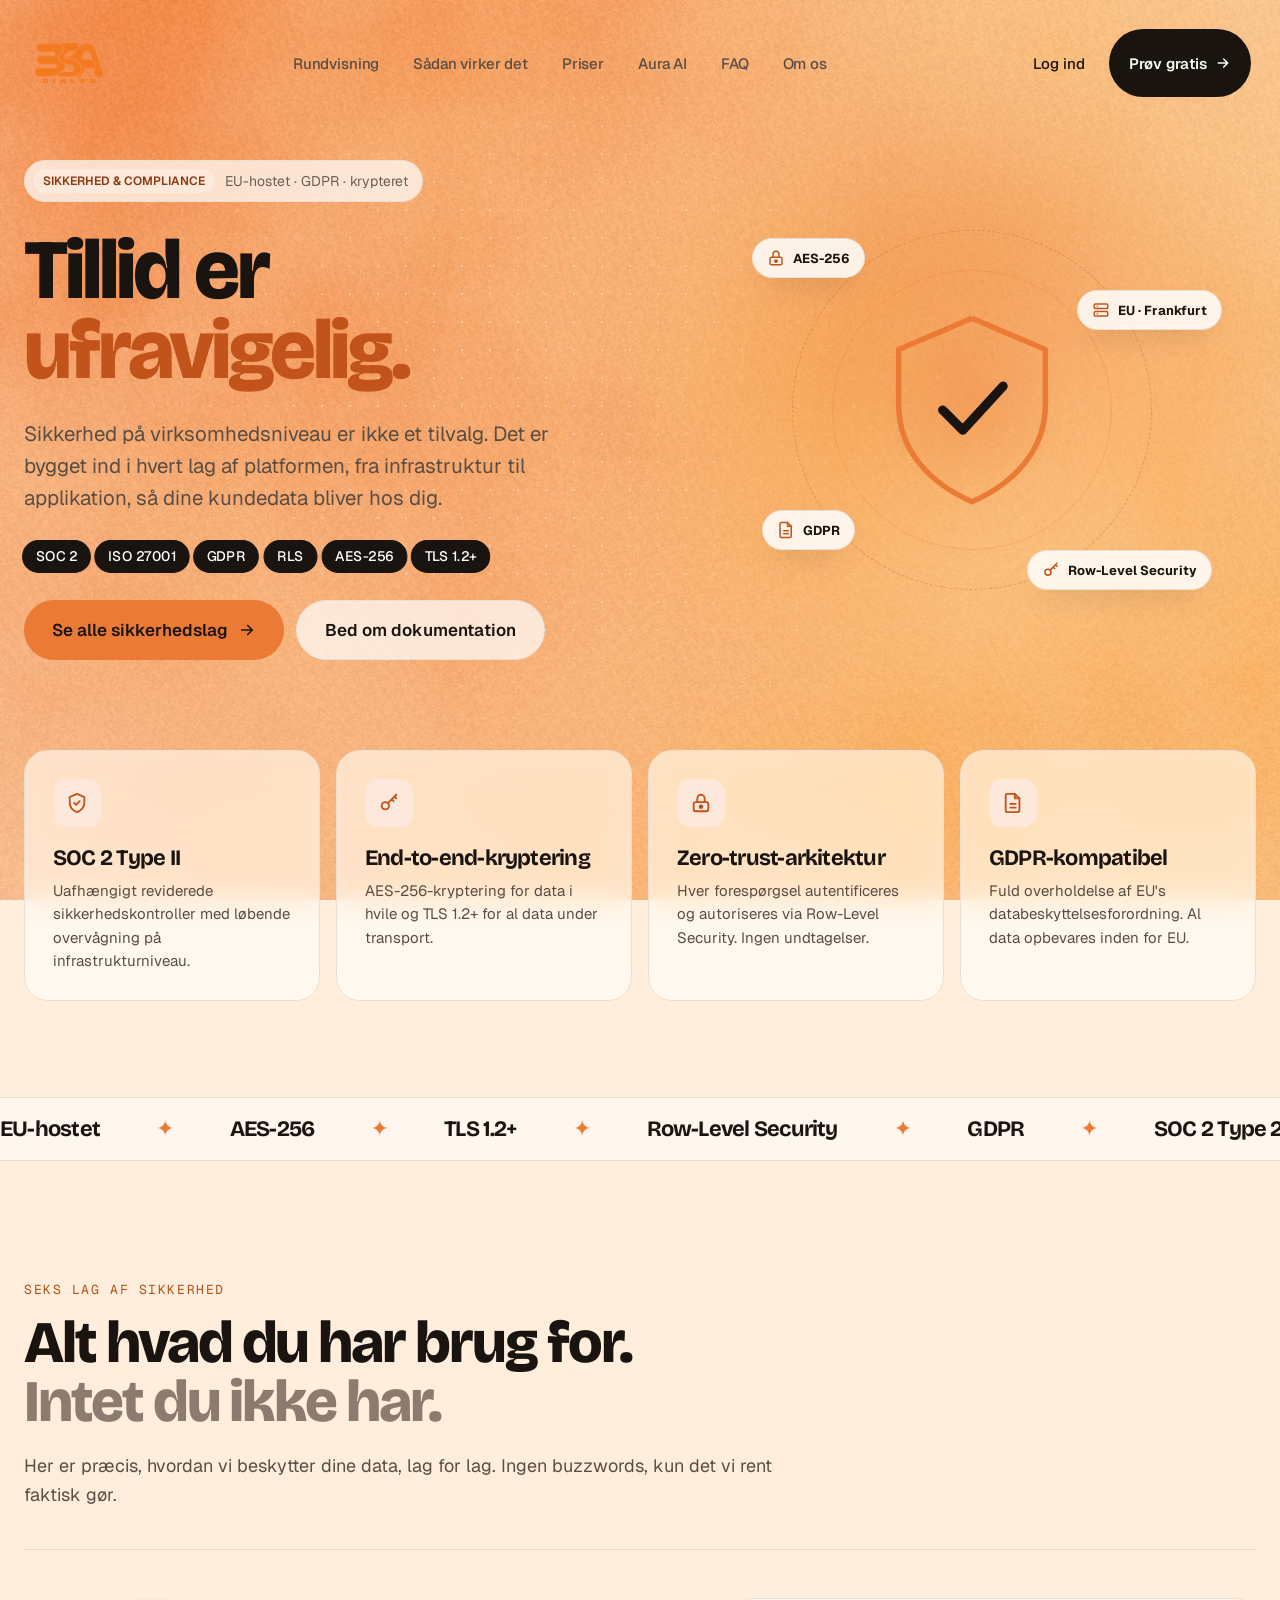
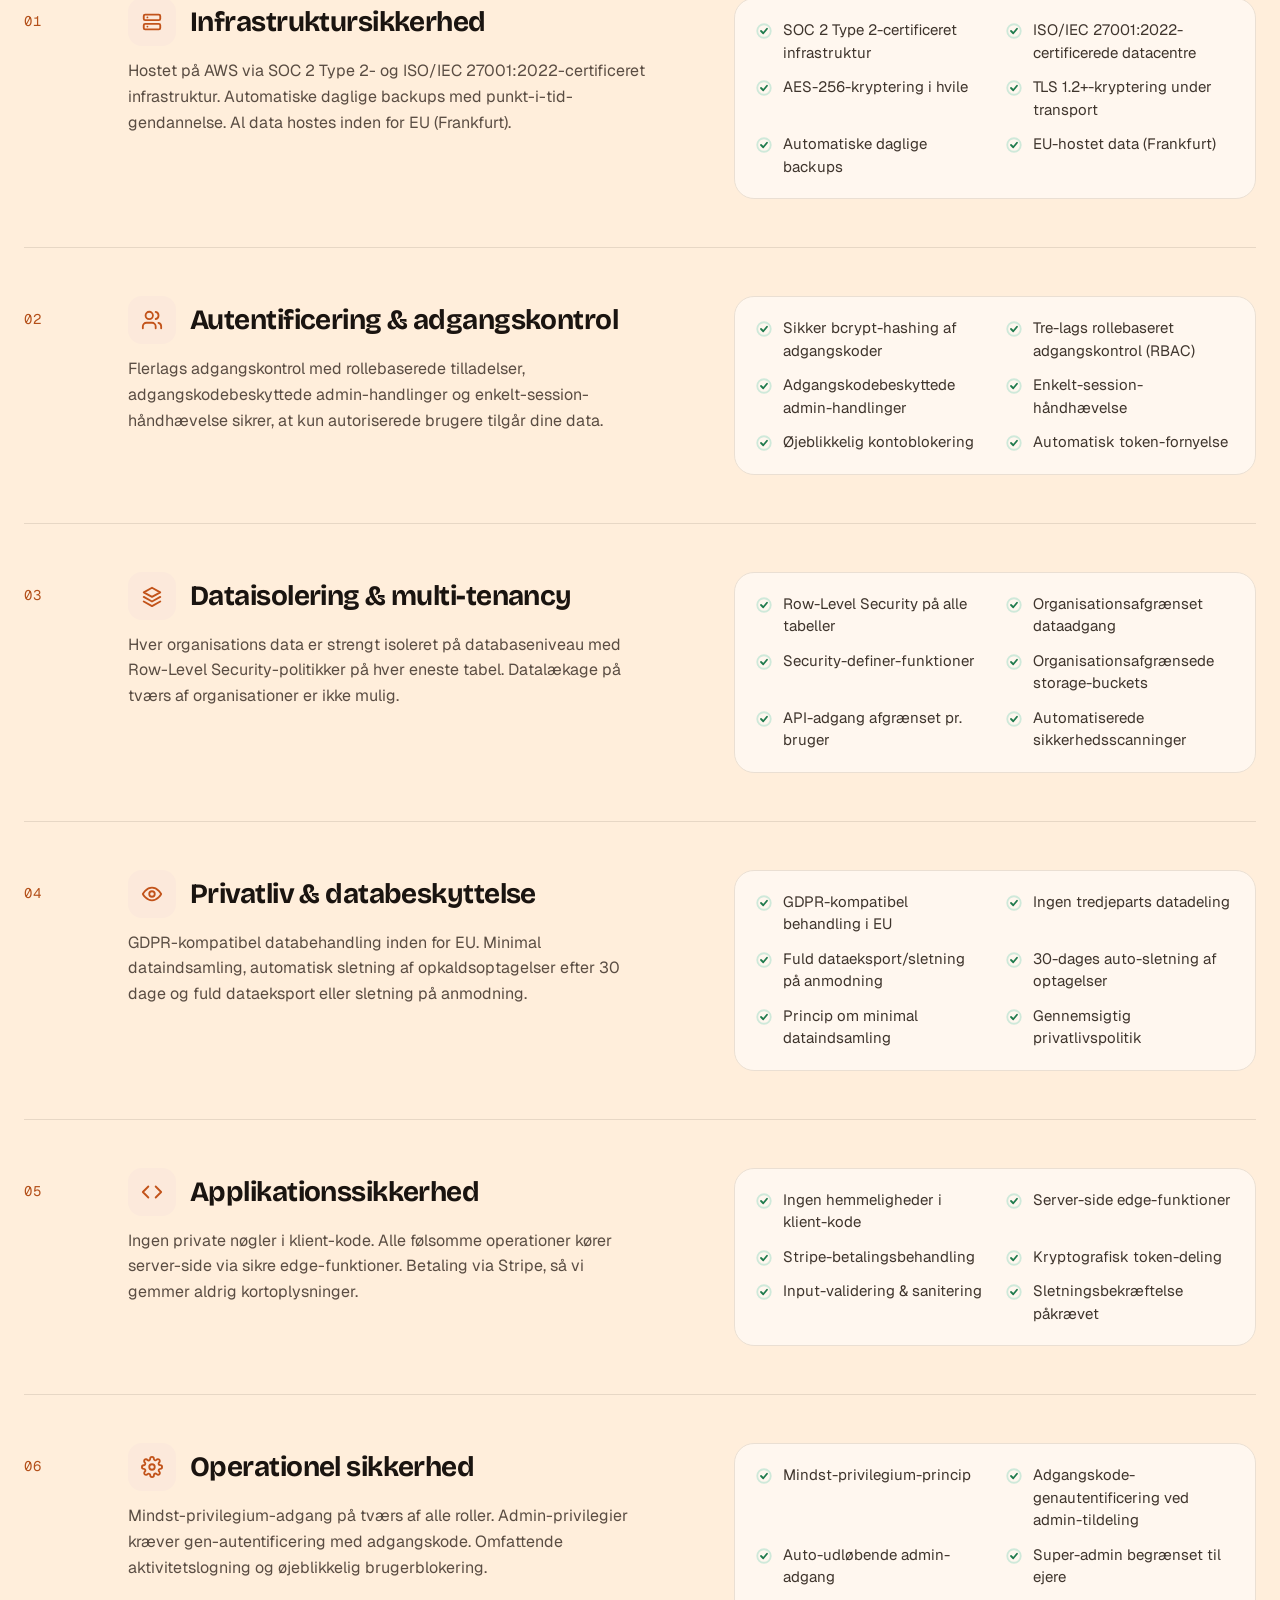
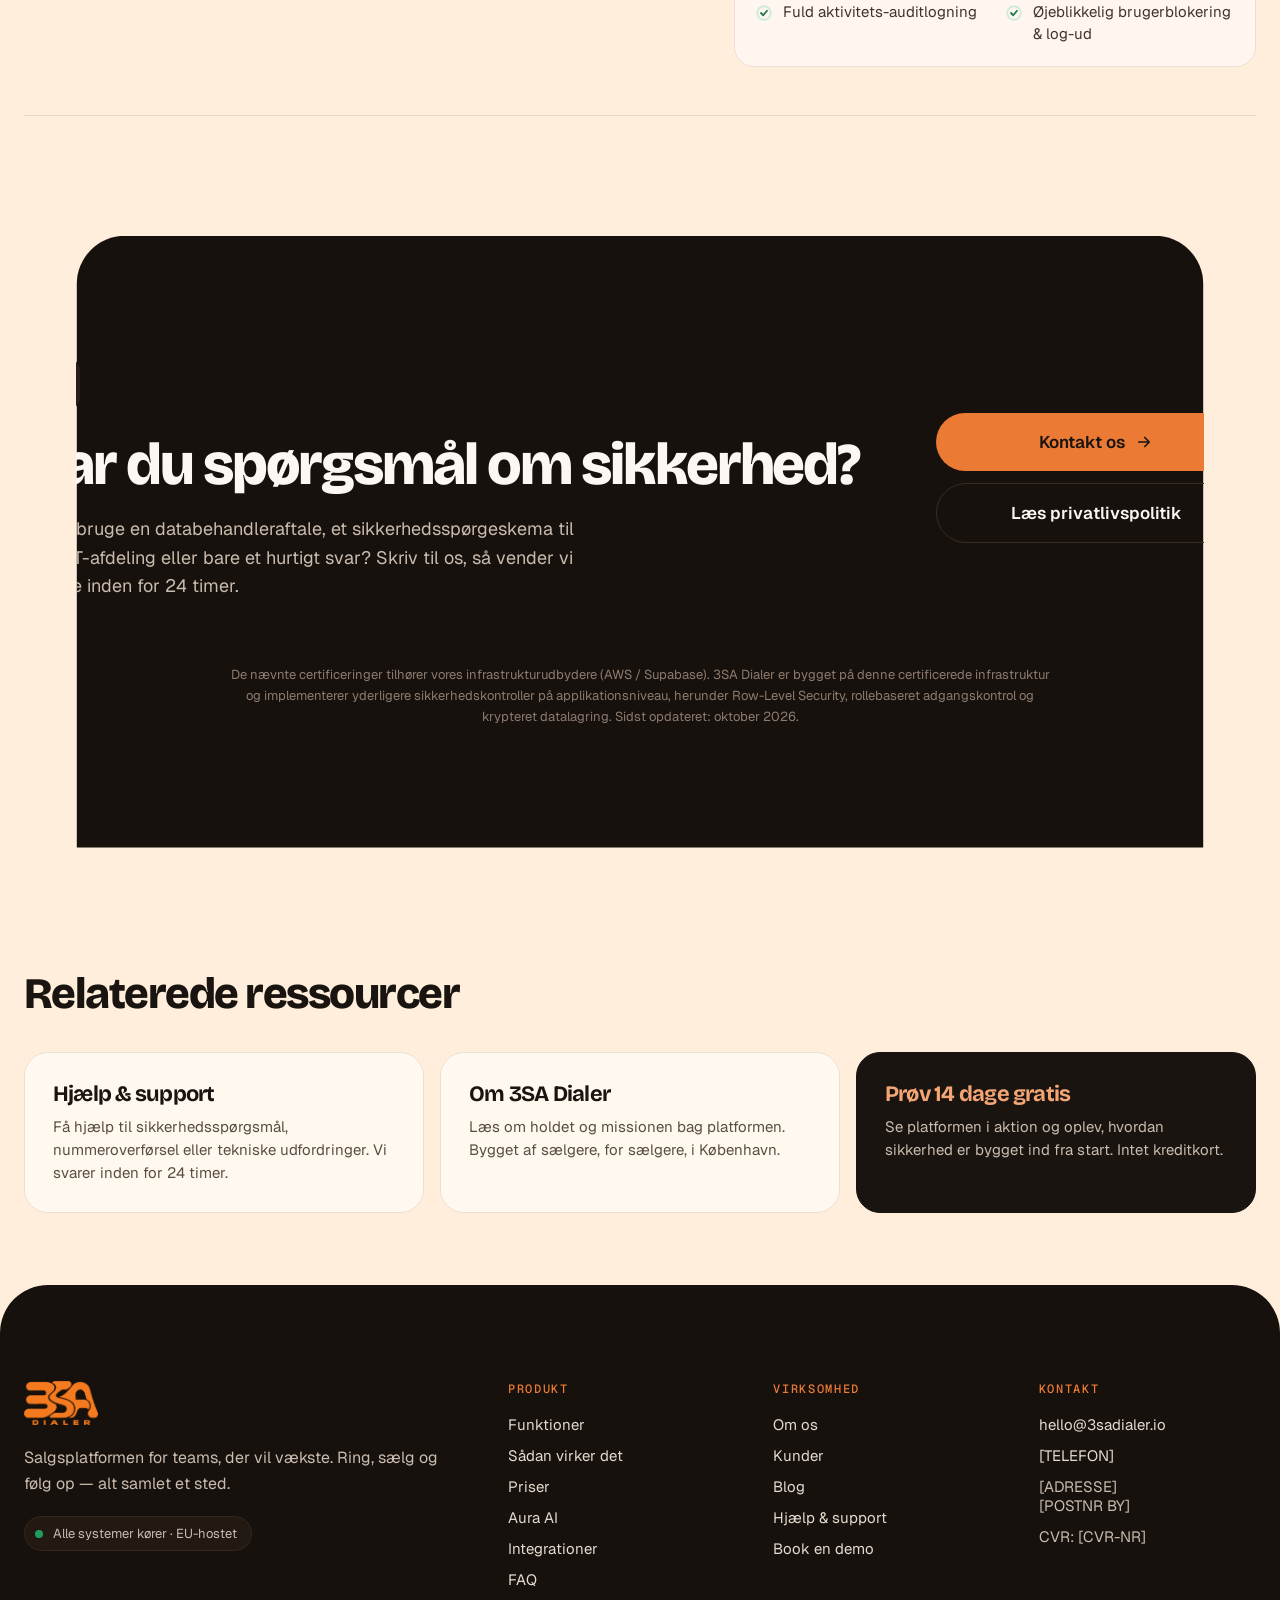
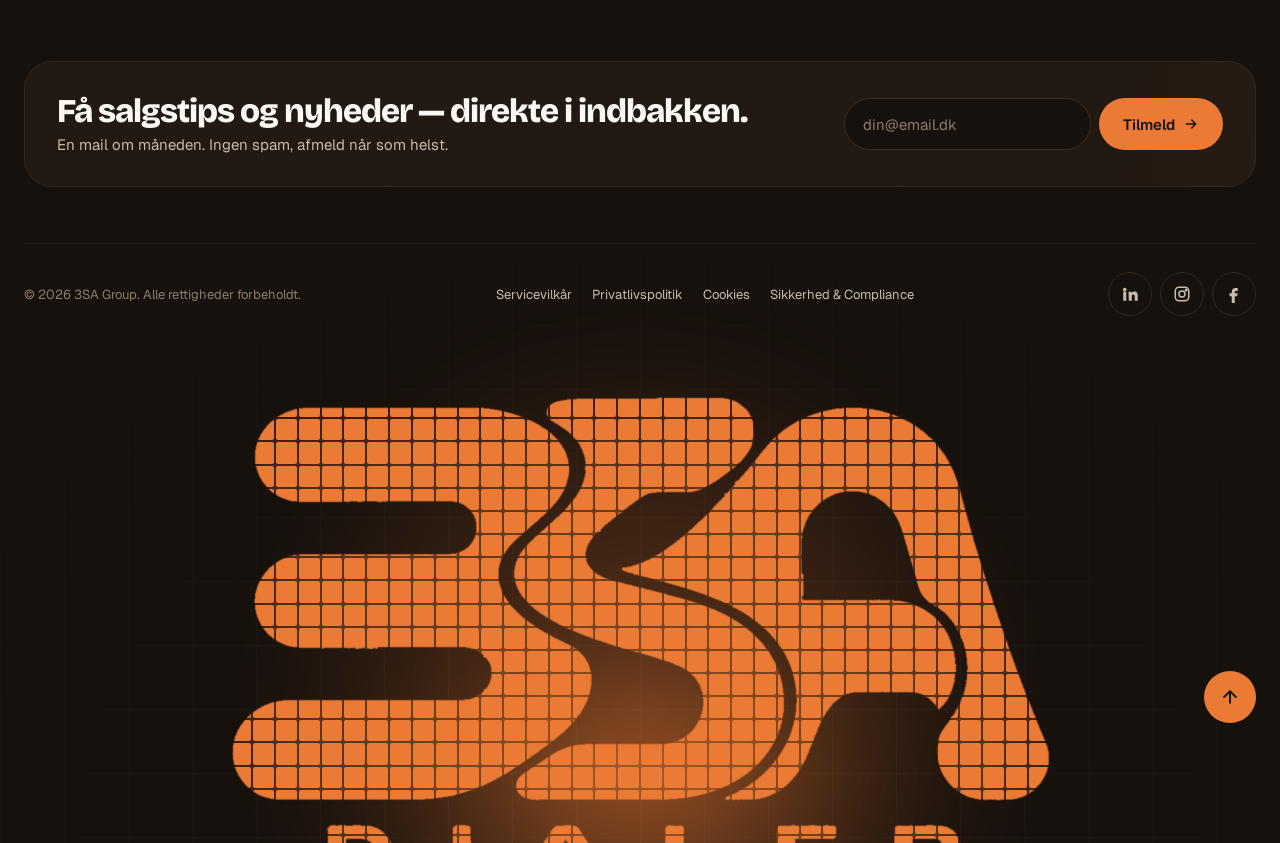
<file: sikkerhed.html>
<!doctype html>
<html lang="da">
<head>
<meta charset="utf-8">
<meta name="viewport" content="width=device-width, initial-scale=1">
<title>Sikkerhed &amp; Compliance – 3SA Dialer | GDPR, EU-hostet, krypteret</title>
<meta name="description" content="Sådan beskytter 3SA Dialer dine data: EU-hostet infrastruktur (SOC 2 / ISO 27001), AES-256 og TLS-kryptering, Row-Level Security, GDPR-kompatibel databehandling og fuld auditlogning.">
<link rel="canonical" href="https://3sadialer.io/sikkerhed">
<link rel="icon" type="image/png" href="/logo.png">
<meta property="og:type" content="website">
<meta property="og:title" content="Sikkerhed &amp; Compliance – 3SA Dialer">
<meta property="og:description" content="Dialer og CRM til salgsteams. Betal kun for taletid eller få ubegrænset ringetid. Prøv 14 dage gratis.">
<meta property="og:url" content="https://3sadialer.io/sikkerhed">
<meta property="og:image" content="https://3sadialer.io/logo.png">
<meta property="og:locale" content="da_DK">
<link rel="preconnect" href="https://fonts.googleapis.com">
<link href="https://fonts.googleapis.com/css2?family=Bricolage+Grotesque:opsz,wght@12..96,500;12..96,700;12..96,800&amp;family=Geist:wght@400;500;600;700&amp;family=Geist+Mono:wght@400;500&amp;display=swap" rel="stylesheet">
<link rel="stylesheet" href="/assets/site.css">
</head>
<body>
<div id="loader" aria-hidden="true"><div class="llogo"><img src="/logo.png" alt=""><span class="lsweep"></span></div><div class="lbar"><i></i></div></div>
<div id="progress" aria-hidden="true"></div>
<header class="hd" id="hd">
<div class="hd-bar">
<a class="hd-logo" href="/" aria-label="3SA Dialer – forside"><img src="/logo.png" alt="3SA Dialer"></a>
<nav class="hd-nav" id="hdnav" aria-label="Primær">
<span class="hd-pill" aria-hidden="true"></span>
<a href="/#rundvisning" data-sec="rundvisning">Rundvisning<span class="dot"></span></a>
<a href="/#saadan" data-sec="saadan">Sådan virker det<span class="dot"></span></a>
<a href="/#priser" data-sec="priser">Priser<span class="dot"></span></a>
<a href="/#aura" data-sec="aura">Aura AI<span class="dot"></span></a>
<a href="/#faq" data-sec="faq">FAQ<span class="dot"></span></a>
<a href="/om-os" data-sec="om-os">Om os<span class="dot"></span></a>
</nav>
<div class="hd-acts">
<a class="hd-login" href="https://app.3sadialer.io">Log ind</a>
<a class="hd-cta" href="https://app.3sadialer.io/signup">Prøv gratis<svg width="16" height="16" viewBox="0 0 24 24" fill="none" stroke="currentColor" stroke-width="2.4" stroke-linecap="round" stroke-linejoin="round" aria-hidden="true"><path d="M5 12h14M13 6l6 6-6 6"></path></svg></a>
<button class="hd-burger" id="burger" type="button" aria-label="Åbn menu" aria-expanded="false" aria-controls="mm"><span></span><span></span><span></span></button>
</div>
</div>
</header>
<div class="mm" id="mm" aria-hidden="true">
<div class="mm-glow" aria-hidden="true"></div><div class="mm-grid" aria-hidden="true"></div>
<div class="mm-label">MENU</div>
<ul class="mm-nav">
<li><a href="/#rundvisning"><i>01</i>Rundvisning<span class="arr"><svg width="16" height="16" viewBox="0 0 24 24" fill="none" stroke="currentColor" stroke-width="2.2" stroke-linecap="round" stroke-linejoin="round" aria-hidden="true"><path d="M5 12h14M13 6l6 6-6 6"></path></svg></span></a></li>
<li><a href="/#saadan"><i>02</i>Sådan virker det<span class="arr"><svg width="16" height="16" viewBox="0 0 24 24" fill="none" stroke="currentColor" stroke-width="2.2" stroke-linecap="round" stroke-linejoin="round" aria-hidden="true"><path d="M5 12h14M13 6l6 6-6 6"></path></svg></span></a></li>
<li><a href="/#priser"><i>03</i>Priser<span class="arr"><svg width="16" height="16" viewBox="0 0 24 24" fill="none" stroke="currentColor" stroke-width="2.2" stroke-linecap="round" stroke-linejoin="round" aria-hidden="true"><path d="M5 12h14M13 6l6 6-6 6"></path></svg></span></a></li>
<li><a href="/#aura"><i>04</i>Aura AI<span class="arr"><svg width="16" height="16" viewBox="0 0 24 24" fill="none" stroke="currentColor" stroke-width="2.2" stroke-linecap="round" stroke-linejoin="round" aria-hidden="true"><path d="M5 12h14M13 6l6 6-6 6"></path></svg></span></a></li>
<li><a href="/#faq"><i>05</i>FAQ<span class="arr"><svg width="16" height="16" viewBox="0 0 24 24" fill="none" stroke="currentColor" stroke-width="2.2" stroke-linecap="round" stroke-linejoin="round" aria-hidden="true"><path d="M5 12h14M13 6l6 6-6 6"></path></svg></span></a></li>
<li><a href="/om-os"><i>06</i>Om os<span class="arr"><svg width="16" height="16" viewBox="0 0 24 24" fill="none" stroke="currentColor" stroke-width="2.2" stroke-linecap="round" stroke-linejoin="round" aria-hidden="true"><path d="M5 12h14M13 6l6 6-6 6"></path></svg></span></a></li>
</ul>
<div class="mm-foot">
<a class="mm-cta" href="https://app.3sadialer.io/signup">Prøv 14 dage gratis<svg width="18" height="18" viewBox="0 0 24 24" fill="none" stroke="currentColor" stroke-width="2.4" stroke-linecap="round" stroke-linejoin="round" aria-hidden="true"><path d="M5 12h14M13 6l6 6-6 6"></path></svg></a>
<a class="mm-login" href="https://app.3sadialer.io">Log ind</a>
<div class="mm-meta"><span><b>●</b> ALLE SYSTEMER KØRER</span><span>EU-HOSTET</span></div>
</div>
</div>
<div id="bg" aria-hidden="true"><canvas id="shader"></canvas><div class="blob b1"></div><div class="blob b2"></div><div class="blob b3"></div><div class="blob b4"></div><div class="blob b5"></div><div class="blob cursor"></div><div class="grain"></div></div>
<div class="lp" style="font-family: 'Geist', system-ui, -apple-system, 'Segoe UI', Roboto, Helvetica, Arial, sans-serif; color: #1A1410; overflow: hidden">

<!-- ============ SIKKERHED: HERO ============ -->
<section id="top" class="sec-hero">
<div style="position: absolute; inset: 0; background-image: radial-gradient(#E6D9CB 1px, transparent 1px); background-size: 28px 28px; opacity: .7; -webkit-mask-image: radial-gradient(ellipse 70% 60% at 50% 40%, #000 30%, transparent 80%); mask-image: radial-gradient(ellipse 70% 60% at 50% 40%, #000 30%, transparent 80%); pointer-events: none" aria-hidden="true" data-parallax="0.25"></div>
<div style="position: relative; max-width: 1240px; margin: 0 auto; display: flex; flex-wrap: wrap; gap: 56px; align-items: center">
<div class="sec-copy" style="flex: 1 1 480px; min-width: 0; display: flex; flex-direction: column; gap: 28px">
<div class="in1" style="display: inline-flex; align-self: flex-start; align-items: center; gap: 10px; padding: 8px 14px 8px 8px; border-radius: 999px; background: rgba(255,255,255,.7); border: 1px solid #EADFD3; font-size: 14px; color: #6B5E54">
<span style="background: #FCE9DB; color: #8A3A10; font-weight: 600; padding: 4px 10px; border-radius: 999px; font-size: 12px">SIKKERHED &amp; COMPLIANCE</span>
<span>EU-hostet · GDPR · krypteret</span>
</div>
<h1 class="disp" style="margin: 0; font-size: clamp(44px, 6.6vw, 96px); line-height: .95; font-weight: 800"><span class="line"><span>Tillid er</span></span><span class="line"><span style="color: #C2531A">ufravigelig.</span></span></h1>
<p class="in3" style="margin: 0; font-size: clamp(18px, 1.6vw, 21px); line-height: 1.55; color: #5A4D43; max-width: 540px">Sikkerhed på virksomhedsniveau er ikke et tilvalg. Det er bygget ind i hvert lag af platformen, fra infrastruktur til applikation, så dine kundedata bliver hos dig.</p>
<div class="in4" style="display: flex; flex-wrap: wrap; gap: 8px">
<span class="chip on">SOC 2</span><span class="chip on">ISO 27001</span><span class="chip on">GDPR</span><span class="chip on">RLS</span><span class="chip on">AES-256</span><span class="chip on">TLS 1.2+</span>
</div>
<div class="in4" style="display: flex; flex-wrap: wrap; gap: 12px">
<a class="btn magnet" href="#detaljer" style="display: inline-flex; align-items: center; gap: 10px; padding: 18px 28px; border-radius: 999px; background: #EB7A34; color: #1A1410; font-weight: 600; font-size: 17px; text-decoration: none; min-height: 44px">Se alle sikkerhedslag <svg width="18" height="18" viewBox="0 0 24 24" fill="none" stroke="currentColor" stroke-width="2.2" stroke-linecap="round" stroke-linejoin="round" aria-hidden="true"><path d="M5 12h14M13 6l6 6-6 6"></path></svg></a>
<a class="btn magnet" href="/kontakt" style="display: inline-flex; align-items: center; gap: 10px; padding: 18px 28px; border-radius: 999px; background: rgba(255,255,255,.7); color: #1A1410; font-weight: 600; font-size: 17px; text-decoration: none; border: 1px solid #EADFD3; min-height: 44px">Bed om dokumentation</a>
</div>
</div>

<div id="tilt" style="flex: 1 1 440px; min-width: 0; position: relative; min-height: 520px; display: flex; align-items: center; justify-content: center">
<div class="glow" aria-hidden="true"></div>
<div class="sec-shield in3" aria-hidden="true">
<div class="ring r1"></div><div class="ring r2"></div><div class="ring r3"></div>
<svg class="shield" viewBox="0 0 120 120" width="220" height="220" fill="none">
<path class="draw" d="M60 10l40 17v30c0 25-17 43-40 53C37 100 20 82 20 57V27z" stroke="#EB7A34" stroke-width="3" stroke-linejoin="round"></path>
<path class="draw d2" d="M44 60l11 11 22-24" stroke="#1A1410" stroke-width="5" stroke-linecap="round" stroke-linejoin="round"></path>
</svg>
<span class="sat s1"><svg width="18" height="18" viewBox="0 0 24 24" fill="none" stroke="#C2531A" stroke-width="2" stroke-linecap="round" stroke-linejoin="round" aria-hidden="true"><rect x="4" y="11" width="16" height="10" rx="2"></rect><path d="M8 11V7a4 4 0 0 1 8 0v4"></path><circle cx="12" cy="16" r="1.5" fill="currentColor"></circle></svg><b>AES-256</b></span>
<span class="sat s2"><svg width="18" height="18" viewBox="0 0 24 24" fill="none" stroke="#C2531A" stroke-width="2" stroke-linecap="round" stroke-linejoin="round" aria-hidden="true"><rect x="3" y="4" width="18" height="6" rx="1.5"></rect><rect x="3" y="14" width="18" height="6" rx="1.5"></rect><path d="M7 7h.01M7 17h.01"></path></svg><b>EU · Frankfurt</b></span>
<span class="sat s3"><svg width="18" height="18" viewBox="0 0 24 24" fill="none" stroke="#C2531A" stroke-width="2" stroke-linecap="round" stroke-linejoin="round" aria-hidden="true"><path d="M6 2h8l5 5v13a2 2 0 0 1-2 2H6a2 2 0 0 1-2-2V4a2 2 0 0 1 2-2z"></path><path d="M14 2v5h5M9 13h6M9 17h6"></path></svg><b>GDPR</b></span>
<span class="sat s4"><svg width="18" height="18" viewBox="0 0 24 24" fill="none" stroke="#C2531A" stroke-width="2" stroke-linecap="round" stroke-linejoin="round" aria-hidden="true"><circle cx="8" cy="15" r="4"></circle><path d="M10.8 12.2L20 3M15 8l2 2M18 5l2 2"></path></svg><b>Row-Level Security</b></span>
</div>
</div>
</div>

<div style="position: relative; max-width: 1240px; margin: 80px auto 0; display: grid; grid-template-columns: repeat(auto-fit, minmax(260px, 1fr)); gap: 16px">
<div class="reveal card glass spot" style="background: rgba(255,255,255,.62); border: 1px solid #EADFD3; border-radius: 24px; padding: 28px"><span style="width: 48px; height: 48px; border-radius: 14px; background: #FCE9DB; display: flex; align-items: center; justify-content: center"><svg width="22" height="22" viewBox="0 0 24 24" fill="none" stroke="#C2531A" stroke-width="2" stroke-linecap="round" stroke-linejoin="round" aria-hidden="true"><path d="M12 2l8 3.5v6c0 5-3.4 8.6-8 10.5-4.6-1.9-8-5.5-8-10.5v-6z"></path><path d="M9 12l2 2 4-4"></path></svg></span><h3 class="disp" style="margin: 18px 0 0; font-size: 22px; font-weight: 700">SOC 2 Type II</h3><p style="margin: 8px 0 0; font-size: 15px; line-height: 1.55; color: #5A4D43">Uafhængigt reviderede sikkerhedskontroller med løbende overvågning på infrastrukturniveau.</p></div>
<div class="reveal card glass spot" style="background: rgba(255,255,255,.62); border: 1px solid #EADFD3; border-radius: 24px; padding: 28px"><span style="width: 48px; height: 48px; border-radius: 14px; background: #FCE9DB; display: flex; align-items: center; justify-content: center"><svg width="22" height="22" viewBox="0 0 24 24" fill="none" stroke="#C2531A" stroke-width="2" stroke-linecap="round" stroke-linejoin="round" aria-hidden="true"><circle cx="8" cy="15" r="4"></circle><path d="M10.8 12.2L20 3M15 8l2 2M18 5l2 2"></path></svg></span><h3 class="disp" style="margin: 18px 0 0; font-size: 22px; font-weight: 700">End-to-end-kryptering</h3><p style="margin: 8px 0 0; font-size: 15px; line-height: 1.55; color: #5A4D43">AES-256-kryptering for data i hvile og TLS 1.2+ for al data under transport.</p></div>
<div class="reveal card glass spot" style="background: rgba(255,255,255,.62); border: 1px solid #EADFD3; border-radius: 24px; padding: 28px"><span style="width: 48px; height: 48px; border-radius: 14px; background: #FCE9DB; display: flex; align-items: center; justify-content: center"><svg width="22" height="22" viewBox="0 0 24 24" fill="none" stroke="#C2531A" stroke-width="2" stroke-linecap="round" stroke-linejoin="round" aria-hidden="true"><rect x="4" y="11" width="16" height="10" rx="2"></rect><path d="M8 11V7a4 4 0 0 1 8 0v4"></path><circle cx="12" cy="16" r="1.5" fill="currentColor"></circle></svg></span><h3 class="disp" style="margin: 18px 0 0; font-size: 22px; font-weight: 700">Zero-trust-arkitektur</h3><p style="margin: 8px 0 0; font-size: 15px; line-height: 1.55; color: #5A4D43">Hver forespørgsel autentificeres og autoriseres via Row-Level Security. Ingen undtagelser.</p></div>
<div class="reveal card glass spot" style="background: rgba(255,255,255,.62); border: 1px solid #EADFD3; border-radius: 24px; padding: 28px"><span style="width: 48px; height: 48px; border-radius: 14px; background: #FCE9DB; display: flex; align-items: center; justify-content: center"><svg width="22" height="22" viewBox="0 0 24 24" fill="none" stroke="#C2531A" stroke-width="2" stroke-linecap="round" stroke-linejoin="round" aria-hidden="true"><path d="M6 2h8l5 5v13a2 2 0 0 1-2 2H6a2 2 0 0 1-2-2V4a2 2 0 0 1 2-2z"></path><path d="M14 2v5h5M9 13h6M9 17h6"></path></svg></span><h3 class="disp" style="margin: 18px 0 0; font-size: 22px; font-weight: 700">GDPR-kompatibel</h3><p style="margin: 8px 0 0; font-size: 15px; line-height: 1.55; color: #5A4D43">Fuld overholdelse af EU's databeskyttelsesforordning. Al data opbevares inden for EU.</p></div>
</div>
</section>

<!-- marquee -->
<div style="border-top: 1px solid #EADFD3; border-bottom: 1px solid #EADFD3; background: rgba(255,255,255,.5); padding: 18px 0; overflow: hidden; margin-top: 96px" aria-hidden="true">
<div id="marq" style="will-change:transform"><div class="track disp" style="font-size: 22px; font-weight: 700; color: #1A1410">
<span>EU-hostet</span><span style="color: #EB7A34">✦</span><span>AES-256</span><span style="color: #EB7A34">✦</span><span>TLS 1.2+</span><span style="color: #EB7A34">✦</span><span>Row-Level Security</span><span style="color: #EB7A34">✦</span><span>GDPR</span><span style="color: #EB7A34">✦</span><span>SOC 2 Type 2</span><span style="color: #EB7A34">✦</span><span>ISO 27001</span><span style="color: #EB7A34">✦</span><span>Daglige backups</span><span style="color: #EB7A34">✦</span><span>Auditlogning</span><span style="color: #EB7A34">✦</span>
<span>EU-hostet</span><span style="color: #EB7A34">✦</span><span>AES-256</span><span style="color: #EB7A34">✦</span><span>TLS 1.2+</span><span style="color: #EB7A34">✦</span><span>Row-Level Security</span><span style="color: #EB7A34">✦</span><span>GDPR</span><span style="color: #EB7A34">✦</span><span>SOC 2 Type 2</span><span style="color: #EB7A34">✦</span><span>ISO 27001</span><span style="color: #EB7A34">✦</span><span>Daglige backups</span><span style="color: #EB7A34">✦</span><span>Auditlogning</span><span style="color: #EB7A34">✦</span>
</div></div>
</div>

<!-- ============ DETALJER ============ -->
<section id="detaljer" style="padding: 120px 24px">
<div style="max-width: 1240px; margin: 0 auto">
<div class="reveal" style="max-width: 760px">
<div class="mono" style="font-size: 13px; letter-spacing: .12em; color: #B4501A">SEKS LAG AF SIKKERHED</div>
<h2 class="disp" style="margin: 16px 0 0; font-size: clamp(36px, 4.6vw, 64px); line-height: 1; font-weight: 800">Alt hvad du har brug for. <span style="color: #8C7B6E">Intet du ikke har.</span></h2>
<p style="margin: 20px 0 0; font-size: 18px; line-height: 1.6; color: #5A4D43">Her er præcis, hvordan vi beskytter dine data, lag for lag. Ingen buzzwords, kun det vi rent faktisk gør.</p>
</div>
<div style="margin-top: 40px; border-top: 1px solid rgba(26,20,16,.1)">
<div class="reveal sec-row">
<div class="num">01</div>
<div><h3><span><svg width="22" height="22" viewBox="0 0 24 24" fill="none" stroke="#C2531A" stroke-width="2" stroke-linecap="round" stroke-linejoin="round" aria-hidden="true"><rect x="3" y="4" width="18" height="6" rx="1.5"></rect><rect x="3" y="14" width="18" height="6" rx="1.5"></rect><path d="M7 7h.01M7 17h.01"></path></svg></span>Infrastruktursikkerhed</h3><p>Hostet på AWS via SOC 2 Type 2- og ISO/IEC 27001:2022-certificeret infrastruktur. Automatiske daglige backups med punkt-i-tid-gendannelse. Al data hostes inden for EU (Frankfurt).</p></div>
<ul><li style="display:flex;gap:10px;font-size:15px;line-height:1.5;color:#3F352D"><svg width="18" height="18" viewBox="0 0 24 24" fill="none" stroke="#1F7A4D" stroke-width="2.4" stroke-linecap="round" stroke-linejoin="round" aria-hidden="true" style="flex:none;margin-top:3px"><circle cx="12" cy="12" r="9" stroke="#CFE9DA"></circle><path d="M8 12l3 3 5-6"></path></svg>SOC 2 Type 2-certificeret infrastruktur</li><li style="display:flex;gap:10px;font-size:15px;line-height:1.5;color:#3F352D"><svg width="18" height="18" viewBox="0 0 24 24" fill="none" stroke="#1F7A4D" stroke-width="2.4" stroke-linecap="round" stroke-linejoin="round" aria-hidden="true" style="flex:none;margin-top:3px"><circle cx="12" cy="12" r="9" stroke="#CFE9DA"></circle><path d="M8 12l3 3 5-6"></path></svg>ISO/IEC 27001:2022-certificerede datacentre</li><li style="display:flex;gap:10px;font-size:15px;line-height:1.5;color:#3F352D"><svg width="18" height="18" viewBox="0 0 24 24" fill="none" stroke="#1F7A4D" stroke-width="2.4" stroke-linecap="round" stroke-linejoin="round" aria-hidden="true" style="flex:none;margin-top:3px"><circle cx="12" cy="12" r="9" stroke="#CFE9DA"></circle><path d="M8 12l3 3 5-6"></path></svg>AES-256-kryptering i hvile</li><li style="display:flex;gap:10px;font-size:15px;line-height:1.5;color:#3F352D"><svg width="18" height="18" viewBox="0 0 24 24" fill="none" stroke="#1F7A4D" stroke-width="2.4" stroke-linecap="round" stroke-linejoin="round" aria-hidden="true" style="flex:none;margin-top:3px"><circle cx="12" cy="12" r="9" stroke="#CFE9DA"></circle><path d="M8 12l3 3 5-6"></path></svg>TLS 1.2+-kryptering under transport</li><li style="display:flex;gap:10px;font-size:15px;line-height:1.5;color:#3F352D"><svg width="18" height="18" viewBox="0 0 24 24" fill="none" stroke="#1F7A4D" stroke-width="2.4" stroke-linecap="round" stroke-linejoin="round" aria-hidden="true" style="flex:none;margin-top:3px"><circle cx="12" cy="12" r="9" stroke="#CFE9DA"></circle><path d="M8 12l3 3 5-6"></path></svg>Automatiske daglige backups</li><li style="display:flex;gap:10px;font-size:15px;line-height:1.5;color:#3F352D"><svg width="18" height="18" viewBox="0 0 24 24" fill="none" stroke="#1F7A4D" stroke-width="2.4" stroke-linecap="round" stroke-linejoin="round" aria-hidden="true" style="flex:none;margin-top:3px"><circle cx="12" cy="12" r="9" stroke="#CFE9DA"></circle><path d="M8 12l3 3 5-6"></path></svg>EU-hostet data (Frankfurt)</li></ul>
</div>
<div class="reveal sec-row">
<div class="num">02</div>
<div><h3><span><svg width="22" height="22" viewBox="0 0 24 24" fill="none" stroke="#C2531A" stroke-width="2" stroke-linecap="round" stroke-linejoin="round" aria-hidden="true"><path d="M16 21v-2a4 4 0 0 0-4-4H6a4 4 0 0 0-4 4v2"></path><circle cx="9" cy="7" r="4"></circle><path d="M22 21v-2a4 4 0 0 0-3-3.9M16 3.1a4 4 0 0 1 0 7.8"></path></svg></span>Autentificering & adgangskontrol</h3><p>Flerlags adgangskontrol med rollebaserede tilladelser, adgangskodebeskyttede admin-handlinger og enkelt-session-håndhævelse sikrer, at kun autoriserede brugere tilgår dine data.</p></div>
<ul><li style="display:flex;gap:10px;font-size:15px;line-height:1.5;color:#3F352D"><svg width="18" height="18" viewBox="0 0 24 24" fill="none" stroke="#1F7A4D" stroke-width="2.4" stroke-linecap="round" stroke-linejoin="round" aria-hidden="true" style="flex:none;margin-top:3px"><circle cx="12" cy="12" r="9" stroke="#CFE9DA"></circle><path d="M8 12l3 3 5-6"></path></svg>Sikker bcrypt-hashing af adgangskoder</li><li style="display:flex;gap:10px;font-size:15px;line-height:1.5;color:#3F352D"><svg width="18" height="18" viewBox="0 0 24 24" fill="none" stroke="#1F7A4D" stroke-width="2.4" stroke-linecap="round" stroke-linejoin="round" aria-hidden="true" style="flex:none;margin-top:3px"><circle cx="12" cy="12" r="9" stroke="#CFE9DA"></circle><path d="M8 12l3 3 5-6"></path></svg>Tre-lags rollebaseret adgangskontrol (RBAC)</li><li style="display:flex;gap:10px;font-size:15px;line-height:1.5;color:#3F352D"><svg width="18" height="18" viewBox="0 0 24 24" fill="none" stroke="#1F7A4D" stroke-width="2.4" stroke-linecap="round" stroke-linejoin="round" aria-hidden="true" style="flex:none;margin-top:3px"><circle cx="12" cy="12" r="9" stroke="#CFE9DA"></circle><path d="M8 12l3 3 5-6"></path></svg>Adgangskodebeskyttede admin-handlinger</li><li style="display:flex;gap:10px;font-size:15px;line-height:1.5;color:#3F352D"><svg width="18" height="18" viewBox="0 0 24 24" fill="none" stroke="#1F7A4D" stroke-width="2.4" stroke-linecap="round" stroke-linejoin="round" aria-hidden="true" style="flex:none;margin-top:3px"><circle cx="12" cy="12" r="9" stroke="#CFE9DA"></circle><path d="M8 12l3 3 5-6"></path></svg>Enkelt-session-håndhævelse</li><li style="display:flex;gap:10px;font-size:15px;line-height:1.5;color:#3F352D"><svg width="18" height="18" viewBox="0 0 24 24" fill="none" stroke="#1F7A4D" stroke-width="2.4" stroke-linecap="round" stroke-linejoin="round" aria-hidden="true" style="flex:none;margin-top:3px"><circle cx="12" cy="12" r="9" stroke="#CFE9DA"></circle><path d="M8 12l3 3 5-6"></path></svg>Øjeblikkelig kontoblokering</li><li style="display:flex;gap:10px;font-size:15px;line-height:1.5;color:#3F352D"><svg width="18" height="18" viewBox="0 0 24 24" fill="none" stroke="#1F7A4D" stroke-width="2.4" stroke-linecap="round" stroke-linejoin="round" aria-hidden="true" style="flex:none;margin-top:3px"><circle cx="12" cy="12" r="9" stroke="#CFE9DA"></circle><path d="M8 12l3 3 5-6"></path></svg>Automatisk token-fornyelse</li></ul>
</div>
<div class="reveal sec-row">
<div class="num">03</div>
<div><h3><span><svg width="22" height="22" viewBox="0 0 24 24" fill="none" stroke="#C2531A" stroke-width="2" stroke-linecap="round" stroke-linejoin="round" aria-hidden="true"><path d="M12 3l9 5-9 5-9-5z"></path><path d="M3 13l9 5 9-5M3 18l9 5 9-5"></path></svg></span>Dataisolering & multi-tenancy</h3><p>Hver organisations data er strengt isoleret på databaseniveau med Row-Level Security-politikker på hver eneste tabel. Datalækage på tværs af organisationer er ikke mulig.</p></div>
<ul><li style="display:flex;gap:10px;font-size:15px;line-height:1.5;color:#3F352D"><svg width="18" height="18" viewBox="0 0 24 24" fill="none" stroke="#1F7A4D" stroke-width="2.4" stroke-linecap="round" stroke-linejoin="round" aria-hidden="true" style="flex:none;margin-top:3px"><circle cx="12" cy="12" r="9" stroke="#CFE9DA"></circle><path d="M8 12l3 3 5-6"></path></svg>Row-Level Security på alle tabeller</li><li style="display:flex;gap:10px;font-size:15px;line-height:1.5;color:#3F352D"><svg width="18" height="18" viewBox="0 0 24 24" fill="none" stroke="#1F7A4D" stroke-width="2.4" stroke-linecap="round" stroke-linejoin="round" aria-hidden="true" style="flex:none;margin-top:3px"><circle cx="12" cy="12" r="9" stroke="#CFE9DA"></circle><path d="M8 12l3 3 5-6"></path></svg>Organisationsafgrænset dataadgang</li><li style="display:flex;gap:10px;font-size:15px;line-height:1.5;color:#3F352D"><svg width="18" height="18" viewBox="0 0 24 24" fill="none" stroke="#1F7A4D" stroke-width="2.4" stroke-linecap="round" stroke-linejoin="round" aria-hidden="true" style="flex:none;margin-top:3px"><circle cx="12" cy="12" r="9" stroke="#CFE9DA"></circle><path d="M8 12l3 3 5-6"></path></svg>Security-definer-funktioner</li><li style="display:flex;gap:10px;font-size:15px;line-height:1.5;color:#3F352D"><svg width="18" height="18" viewBox="0 0 24 24" fill="none" stroke="#1F7A4D" stroke-width="2.4" stroke-linecap="round" stroke-linejoin="round" aria-hidden="true" style="flex:none;margin-top:3px"><circle cx="12" cy="12" r="9" stroke="#CFE9DA"></circle><path d="M8 12l3 3 5-6"></path></svg>Organisationsafgrænsede storage-buckets</li><li style="display:flex;gap:10px;font-size:15px;line-height:1.5;color:#3F352D"><svg width="18" height="18" viewBox="0 0 24 24" fill="none" stroke="#1F7A4D" stroke-width="2.4" stroke-linecap="round" stroke-linejoin="round" aria-hidden="true" style="flex:none;margin-top:3px"><circle cx="12" cy="12" r="9" stroke="#CFE9DA"></circle><path d="M8 12l3 3 5-6"></path></svg>API-adgang afgrænset pr. bruger</li><li style="display:flex;gap:10px;font-size:15px;line-height:1.5;color:#3F352D"><svg width="18" height="18" viewBox="0 0 24 24" fill="none" stroke="#1F7A4D" stroke-width="2.4" stroke-linecap="round" stroke-linejoin="round" aria-hidden="true" style="flex:none;margin-top:3px"><circle cx="12" cy="12" r="9" stroke="#CFE9DA"></circle><path d="M8 12l3 3 5-6"></path></svg>Automatiserede sikkerhedsscanninger</li></ul>
</div>
<div class="reveal sec-row">
<div class="num">04</div>
<div><h3><span><svg width="22" height="22" viewBox="0 0 24 24" fill="none" stroke="#C2531A" stroke-width="2" stroke-linecap="round" stroke-linejoin="round" aria-hidden="true"><path d="M2 12s3.5-7 10-7 10 7 10 7-3.5 7-10 7S2 12 2 12z"></path><circle cx="12" cy="12" r="3"></circle></svg></span>Privatliv & databeskyttelse</h3><p>GDPR-kompatibel databehandling inden for EU. Minimal dataindsamling, automatisk sletning af opkaldsoptagelser efter 30 dage og fuld dataeksport eller sletning på anmodning.</p></div>
<ul><li style="display:flex;gap:10px;font-size:15px;line-height:1.5;color:#3F352D"><svg width="18" height="18" viewBox="0 0 24 24" fill="none" stroke="#1F7A4D" stroke-width="2.4" stroke-linecap="round" stroke-linejoin="round" aria-hidden="true" style="flex:none;margin-top:3px"><circle cx="12" cy="12" r="9" stroke="#CFE9DA"></circle><path d="M8 12l3 3 5-6"></path></svg>GDPR-kompatibel behandling i EU</li><li style="display:flex;gap:10px;font-size:15px;line-height:1.5;color:#3F352D"><svg width="18" height="18" viewBox="0 0 24 24" fill="none" stroke="#1F7A4D" stroke-width="2.4" stroke-linecap="round" stroke-linejoin="round" aria-hidden="true" style="flex:none;margin-top:3px"><circle cx="12" cy="12" r="9" stroke="#CFE9DA"></circle><path d="M8 12l3 3 5-6"></path></svg>Ingen tredjeparts datadeling</li><li style="display:flex;gap:10px;font-size:15px;line-height:1.5;color:#3F352D"><svg width="18" height="18" viewBox="0 0 24 24" fill="none" stroke="#1F7A4D" stroke-width="2.4" stroke-linecap="round" stroke-linejoin="round" aria-hidden="true" style="flex:none;margin-top:3px"><circle cx="12" cy="12" r="9" stroke="#CFE9DA"></circle><path d="M8 12l3 3 5-6"></path></svg>Fuld dataeksport/sletning på anmodning</li><li style="display:flex;gap:10px;font-size:15px;line-height:1.5;color:#3F352D"><svg width="18" height="18" viewBox="0 0 24 24" fill="none" stroke="#1F7A4D" stroke-width="2.4" stroke-linecap="round" stroke-linejoin="round" aria-hidden="true" style="flex:none;margin-top:3px"><circle cx="12" cy="12" r="9" stroke="#CFE9DA"></circle><path d="M8 12l3 3 5-6"></path></svg>30-dages auto-sletning af optagelser</li><li style="display:flex;gap:10px;font-size:15px;line-height:1.5;color:#3F352D"><svg width="18" height="18" viewBox="0 0 24 24" fill="none" stroke="#1F7A4D" stroke-width="2.4" stroke-linecap="round" stroke-linejoin="round" aria-hidden="true" style="flex:none;margin-top:3px"><circle cx="12" cy="12" r="9" stroke="#CFE9DA"></circle><path d="M8 12l3 3 5-6"></path></svg>Princip om minimal dataindsamling</li><li style="display:flex;gap:10px;font-size:15px;line-height:1.5;color:#3F352D"><svg width="18" height="18" viewBox="0 0 24 24" fill="none" stroke="#1F7A4D" stroke-width="2.4" stroke-linecap="round" stroke-linejoin="round" aria-hidden="true" style="flex:none;margin-top:3px"><circle cx="12" cy="12" r="9" stroke="#CFE9DA"></circle><path d="M8 12l3 3 5-6"></path></svg>Gennemsigtig privatlivspolitik</li></ul>
</div>
<div class="reveal sec-row">
<div class="num">05</div>
<div><h3><span><svg width="22" height="22" viewBox="0 0 24 24" fill="none" stroke="#C2531A" stroke-width="2" stroke-linecap="round" stroke-linejoin="round" aria-hidden="true"><path d="M8 6l-6 6 6 6M16 6l6 6-6 6"></path></svg></span>Applikationssikkerhed</h3><p>Ingen private nøgler i klient-kode. Alle følsomme operationer kører server-side via sikre edge-funktioner. Betaling via Stripe, så vi gemmer aldrig kortoplysninger.</p></div>
<ul><li style="display:flex;gap:10px;font-size:15px;line-height:1.5;color:#3F352D"><svg width="18" height="18" viewBox="0 0 24 24" fill="none" stroke="#1F7A4D" stroke-width="2.4" stroke-linecap="round" stroke-linejoin="round" aria-hidden="true" style="flex:none;margin-top:3px"><circle cx="12" cy="12" r="9" stroke="#CFE9DA"></circle><path d="M8 12l3 3 5-6"></path></svg>Ingen hemmeligheder i klient-kode</li><li style="display:flex;gap:10px;font-size:15px;line-height:1.5;color:#3F352D"><svg width="18" height="18" viewBox="0 0 24 24" fill="none" stroke="#1F7A4D" stroke-width="2.4" stroke-linecap="round" stroke-linejoin="round" aria-hidden="true" style="flex:none;margin-top:3px"><circle cx="12" cy="12" r="9" stroke="#CFE9DA"></circle><path d="M8 12l3 3 5-6"></path></svg>Server-side edge-funktioner</li><li style="display:flex;gap:10px;font-size:15px;line-height:1.5;color:#3F352D"><svg width="18" height="18" viewBox="0 0 24 24" fill="none" stroke="#1F7A4D" stroke-width="2.4" stroke-linecap="round" stroke-linejoin="round" aria-hidden="true" style="flex:none;margin-top:3px"><circle cx="12" cy="12" r="9" stroke="#CFE9DA"></circle><path d="M8 12l3 3 5-6"></path></svg>Stripe-betalingsbehandling</li><li style="display:flex;gap:10px;font-size:15px;line-height:1.5;color:#3F352D"><svg width="18" height="18" viewBox="0 0 24 24" fill="none" stroke="#1F7A4D" stroke-width="2.4" stroke-linecap="round" stroke-linejoin="round" aria-hidden="true" style="flex:none;margin-top:3px"><circle cx="12" cy="12" r="9" stroke="#CFE9DA"></circle><path d="M8 12l3 3 5-6"></path></svg>Kryptografisk token-deling</li><li style="display:flex;gap:10px;font-size:15px;line-height:1.5;color:#3F352D"><svg width="18" height="18" viewBox="0 0 24 24" fill="none" stroke="#1F7A4D" stroke-width="2.4" stroke-linecap="round" stroke-linejoin="round" aria-hidden="true" style="flex:none;margin-top:3px"><circle cx="12" cy="12" r="9" stroke="#CFE9DA"></circle><path d="M8 12l3 3 5-6"></path></svg>Input-validering & sanitering</li><li style="display:flex;gap:10px;font-size:15px;line-height:1.5;color:#3F352D"><svg width="18" height="18" viewBox="0 0 24 24" fill="none" stroke="#1F7A4D" stroke-width="2.4" stroke-linecap="round" stroke-linejoin="round" aria-hidden="true" style="flex:none;margin-top:3px"><circle cx="12" cy="12" r="9" stroke="#CFE9DA"></circle><path d="M8 12l3 3 5-6"></path></svg>Sletningsbekræftelse påkrævet</li></ul>
</div>
<div class="reveal sec-row">
<div class="num">06</div>
<div><h3><span><svg width="22" height="22" viewBox="0 0 24 24" fill="none" stroke="#C2531A" stroke-width="2" stroke-linecap="round" stroke-linejoin="round" aria-hidden="true"><circle cx="12" cy="12" r="3"></circle><path d="M19.4 15a1.7 1.7 0 0 0 .3 1.8l.1.1a2 2 0 1 1-2.8 2.8l-.1-.1a1.7 1.7 0 0 0-1.8-.3 1.7 1.7 0 0 0-1 1.5V21a2 2 0 1 1-4 0v-.1a1.7 1.7 0 0 0-1.1-1.5 1.7 1.7 0 0 0-1.8.3l-.1.1a2 2 0 1 1-2.8-2.8l.1-.1a1.7 1.7 0 0 0 .3-1.8 1.7 1.7 0 0 0-1.5-1H3a2 2 0 1 1 0-4h.1a1.7 1.7 0 0 0 1.5-1.1 1.7 1.7 0 0 0-.3-1.8l-.1-.1a2 2 0 1 1 2.8-2.8l.1.1a1.7 1.7 0 0 0 1.8.3H9a1.7 1.7 0 0 0 1-1.5V3a2 2 0 1 1 4 0v.1a1.7 1.7 0 0 0 1 1.5 1.7 1.7 0 0 0 1.8-.3l.1-.1a2 2 0 1 1 2.8 2.8l-.1.1a1.7 1.7 0 0 0-.3 1.8V9a1.7 1.7 0 0 0 1.5 1H21a2 2 0 1 1 0 4h-.1a1.7 1.7 0 0 0-1.5 1z"></path></svg></span>Operationel sikkerhed</h3><p>Mindst-privilegium-adgang på tværs af alle roller. Admin-privilegier kræver gen-autentificering med adgangskode. Omfattende aktivitetslogning og øjeblikkelig brugerblokering.</p></div>
<ul><li style="display:flex;gap:10px;font-size:15px;line-height:1.5;color:#3F352D"><svg width="18" height="18" viewBox="0 0 24 24" fill="none" stroke="#1F7A4D" stroke-width="2.4" stroke-linecap="round" stroke-linejoin="round" aria-hidden="true" style="flex:none;margin-top:3px"><circle cx="12" cy="12" r="9" stroke="#CFE9DA"></circle><path d="M8 12l3 3 5-6"></path></svg>Mindst-privilegium-princip</li><li style="display:flex;gap:10px;font-size:15px;line-height:1.5;color:#3F352D"><svg width="18" height="18" viewBox="0 0 24 24" fill="none" stroke="#1F7A4D" stroke-width="2.4" stroke-linecap="round" stroke-linejoin="round" aria-hidden="true" style="flex:none;margin-top:3px"><circle cx="12" cy="12" r="9" stroke="#CFE9DA"></circle><path d="M8 12l3 3 5-6"></path></svg>Adgangskode-genautentificering ved admin-tildeling</li><li style="display:flex;gap:10px;font-size:15px;line-height:1.5;color:#3F352D"><svg width="18" height="18" viewBox="0 0 24 24" fill="none" stroke="#1F7A4D" stroke-width="2.4" stroke-linecap="round" stroke-linejoin="round" aria-hidden="true" style="flex:none;margin-top:3px"><circle cx="12" cy="12" r="9" stroke="#CFE9DA"></circle><path d="M8 12l3 3 5-6"></path></svg>Auto-udløbende admin-adgang</li><li style="display:flex;gap:10px;font-size:15px;line-height:1.5;color:#3F352D"><svg width="18" height="18" viewBox="0 0 24 24" fill="none" stroke="#1F7A4D" stroke-width="2.4" stroke-linecap="round" stroke-linejoin="round" aria-hidden="true" style="flex:none;margin-top:3px"><circle cx="12" cy="12" r="9" stroke="#CFE9DA"></circle><path d="M8 12l3 3 5-6"></path></svg>Super-admin begrænset til ejere</li><li style="display:flex;gap:10px;font-size:15px;line-height:1.5;color:#3F352D"><svg width="18" height="18" viewBox="0 0 24 24" fill="none" stroke="#1F7A4D" stroke-width="2.4" stroke-linecap="round" stroke-linejoin="round" aria-hidden="true" style="flex:none;margin-top:3px"><circle cx="12" cy="12" r="9" stroke="#CFE9DA"></circle><path d="M8 12l3 3 5-6"></path></svg>Fuld aktivitets-auditlogning</li><li style="display:flex;gap:10px;font-size:15px;line-height:1.5;color:#3F352D"><svg width="18" height="18" viewBox="0 0 24 24" fill="none" stroke="#1F7A4D" stroke-width="2.4" stroke-linecap="round" stroke-linejoin="round" aria-hidden="true" style="flex:none;margin-top:3px"><circle cx="12" cy="12" r="9" stroke="#CFE9DA"></circle><path d="M8 12l3 3 5-6"></path></svg>Øjeblikkelig brugerblokering & log-ud</li></ul>
</div>

</div>
</div>
</section>

<!-- ============ CTA (mørk) ============ -->
<section data-band style="background: #17110D; color: #FBF7F2; padding: 120px 24px; border-radius: 48px">
<div class="reveal" style="max-width: 1240px; margin: 0 auto; display: flex; flex-wrap: wrap; gap: 48px; align-items: center; justify-content: space-between">
<div style="flex: 1 1 480px; min-width: 0">
<span style="width: 56px; height: 56px; border-radius: 16px; background: #2A1F18; display: flex; align-items: center; justify-content: center"><svg width="26" height="26" viewBox="0 0 24 24" fill="none" stroke="#EB7A34" stroke-width="2" stroke-linecap="round" stroke-linejoin="round" aria-hidden="true"><path d="M12 2l8 3.5v6c0 5-3.4 8.6-8 10.5-4.6-1.9-8-5.5-8-10.5v-6z"></path><path d="M9 12l2 2 4-4"></path></svg></span>
<h2 class="disp" style="margin: 24px 0 0; font-size: clamp(36px, 4.6vw, 64px); line-height: 1; font-weight: 800">Har du spørgsmål om sikkerhed?</h2>
<p style="margin: 20px 0 0; font-size: 18px; line-height: 1.6; color: #C9BBAE; max-width: 560px">Skal I bruge en databehandleraftale, et sikkerhedsspørgeskema til jeres IT-afdeling eller bare et hurtigt svar? Skriv til os, så vender vi tilbage inden for 24 timer.</p>
</div>
<div style="display: flex; flex-direction: column; gap: 12px; flex: 0 1 320px">
<a class="btn magnet" href="/kontakt" style="display: flex; justify-content: center; align-items: center; gap: 10px; padding: 18px 28px; border-radius: 999px; background: #EB7A34; color: #1A1410; font-weight: 600; font-size: 17px; text-decoration: none; min-height: 44px">Kontakt os <svg width="18" height="18" viewBox="0 0 24 24" fill="none" stroke="currentColor" stroke-width="2.2" stroke-linecap="round" stroke-linejoin="round" aria-hidden="true"><path d="M5 12h14M13 6l6 6-6 6"></path></svg></a>
<a class="btn magnet" href="/privatlivspolitik" style="display: flex; justify-content: center; align-items: center; gap: 10px; padding: 18px 28px; border-radius: 999px; background: transparent; color: #FBF7F2; font-weight: 600; font-size: 17px; text-decoration: none; border: 1px solid #3A2C22; min-height: 44px">Læs privatlivspolitik</a>
</div>
</div>
<p class="reveal" style="max-width: 820px; margin: 64px auto 0; text-align: center; font-size: 13px; line-height: 1.6; color: #8C7B6E">De nævnte certificeringer tilhører vores infrastrukturudbydere (AWS / Supabase). 3SA Dialer er bygget på denne certificerede infrastruktur og implementerer yderligere sikkerhedskontroller på applikationsniveau, herunder Row-Level Security, rollebaseret adgangskontrol og krypteret datalagring. Sidst opdateret: oktober 2026.</p>
</section>

<!-- ============ RELATEREDE ============ -->
<section style="padding: 120px 24px 72px">
<div style="max-width: 1240px; margin: 0 auto">
<h2 class="disp reveal" style="margin: 0; font-size: clamp(30px, 3.4vw, 44px); font-weight: 800">Relaterede ressourcer</h2>
<div style="margin-top: 32px; display: grid; grid-template-columns: repeat(auto-fit, minmax(280px, 1fr)); gap: 16px">
<a class="reveal card glass" href="/kontakt" style="text-decoration: none; color: inherit; background: rgba(255,255,255,.62); border: 1px solid #EADFD3; border-radius: 24px; padding: 28px; display: block"><h3 class="disp" style="margin: 0; font-size: 22px; font-weight: 700">Hjælp &amp; support</h3><p style="margin: 8px 0 0; font-size: 15px; line-height: 1.55; color: #5A4D43">Få hjælp til sikkerhedsspørgsmål, nummeroverførsel eller tekniske udfordringer. Vi svarer inden for 24 timer.</p></a>
<a class="reveal card glass" href="/om-os" style="text-decoration: none; color: inherit; background: rgba(255,255,255,.62); border: 1px solid #EADFD3; border-radius: 24px; padding: 28px; display: block"><h3 class="disp" style="margin: 0; font-size: 22px; font-weight: 700">Om 3SA Dialer</h3><p style="margin: 8px 0 0; font-size: 15px; line-height: 1.55; color: #5A4D43">Læs om holdet og missionen bag platformen. Bygget af sælgere, for sælgere, i København.</p></a>
<a class="reveal card" href="https://app.3sadialer.io/signup" style="text-decoration: none; color: inherit; background: #1A1410; color: #FBF7F2; border: 1px solid #1A1410; border-radius: 24px; padding: 28px; display: block"><h3 class="disp" style="margin: 0; font-size: 22px; font-weight: 700; color: #F4A574">Prøv 14 dage gratis</h3><p style="margin: 8px 0 0; font-size: 15px; line-height: 1.55; color: #C9BBAE">Se platformen i aktion og oplev, hvordan sikkerhed er bygget ind fra start. Intet kreditkort.</p></a>
</div>
</div>
</section>

<footer class="ft">
<div class="ft-glow" aria-hidden="true"></div>
<div class="ft-grid" aria-hidden="true"></div>
<button class="ft-top-btn" type="button" aria-label="Til toppen" onclick="window.scrollTo({top:0,behavior:'smooth'})"><svg width="20" height="20" viewBox="0 0 24 24" fill="none" stroke="currentColor" stroke-width="2.4" stroke-linecap="round" stroke-linejoin="round" aria-hidden="true"><path d="M12 19V5M5 12l7-7 7 7"></path></svg></button>
<div class="ft-wrap">

<div class="ft-top">
<div class="ft-brand">
<div class="ft-logo"><img src="/logo.png" alt="3SA Dialer" style="height:44px;width:auto"></div>
<p>Salgsplatformen for teams, der vil vækste. Ring, sælg og følg op — alt samlet et sted.</p>
<span class="ft-status"><b></b>Alle systemer kører · EU-hostet</span>
</div>

<div class="ft-cols">
<div class="ft-col"><h4>PRODUKT</h4><ul>
<li><a href="#">Funktioner</a></li><li><a href="#">Sådan virker det</a></li><li><a href="/#priser">Priser</a></li><li><a href="#">Aura AI</a></li><li><a href="/#integrationer">Integrationer</a></li><li><a href="#">FAQ</a></li></ul></div>
<div class="ft-col"><h4>VIRKSOMHED</h4><ul>
<li><a href="/om-os">Om os</a></li><li><a href="#">Kunder</a></li><li><a href="#">Blog</a></li><li><a href="/kontakt">Hjælp &amp; support</a></li><li><a href="/book-intro">Book en demo</a></li></ul></div>
<div class="ft-col"><h4>KONTAKT</h4><ul>
<li><a href="mailto:hello@3sadialer.io">hello@3sadialer.io</a></li><li><a href="tel:[TELEFON]">[TELEFON]</a></li><li><span style="color:#C9BBAE">[ADRESSE]<br>[POSTNR BY]</span></li><li><span style="color:#C9BBAE">CVR: [CVR-NR]</span></li></ul></div>
</div>
</div>

<div class="ft-cta">
<div><h3>Få salgstips og nyheder — direkte i indbakken.</h3><p>En mail om måneden. Ingen spam, afmeld når som helst.</p></div>
<form class="ft-form" onsubmit="event.preventDefault();this.querySelector('button').textContent='Tak — du er tilmeldt ✓';">
<label for="ft-mail" style="position:absolute;width:1px;height:1px;overflow:hidden;clip:rect(0 0 0 0)">E-mail</label>
<input id="ft-mail" type="email" placeholder="din@email.dk" required>
<button type="submit">Tilmeld <svg width="16" height="16" viewBox="0 0 24 24" fill="none" stroke="currentColor" stroke-width="2.4" stroke-linecap="round" stroke-linejoin="round" aria-hidden="true"><path d="M5 12h14M13 6l6 6-6 6"></path></svg></button>
</form>
</div>

<div class="ft-bottom">
<span>© 2026 3SA Group. Alle rettigheder forbeholdt.</span>
<nav aria-label="Juridisk"><a href="/servicevilkaar">Servicevilkår</a><a href="/privatlivspolitik">Privatlivspolitik</a><a href="#">Cookies</a><a href="/sikkerhed">Sikkerhed &amp; Compliance</a></nav>
<div class="ft-social">
<a href="#" aria-label="LinkedIn"><svg width="18" height="18" viewBox="0 0 24 24" fill="currentColor" aria-hidden="true"><path d="M4.98 3.5a2.5 2.5 0 1 1 0 5 2.5 2.5 0 0 1 0-5zM3 9h4v12H3zM10 9h3.8v1.7h.1c.5-1 1.8-2 3.7-2 4 0 4.7 2.6 4.7 6V21h-4v-5.5c0-1.3 0-3-1.8-3s-2.1 1.4-2.1 2.9V21h-4z"></path></svg></a>
<a href="#" aria-label="Instagram"><svg width="18" height="18" viewBox="0 0 24 24" fill="none" stroke="currentColor" stroke-width="2" stroke-linecap="round" stroke-linejoin="round" aria-hidden="true"><rect x="3" y="3" width="18" height="18" rx="5"></rect><circle cx="12" cy="12" r="4"></circle><circle cx="17.5" cy="6.5" r="1" fill="currentColor"></circle></svg></a>
<a href="#" aria-label="Facebook"><svg width="18" height="18" viewBox="0 0 24 24" fill="currentColor" aria-hidden="true"><path d="M14 8h3V4h-3c-2.8 0-5 2.2-5 5v2H6v4h3v9h4v-9h3l1-4h-4V9c0-.6.4-1 1-1z"></path></svg></a>
</div>
</div>

<div class="ft-bigwrap"><div class="ft-halo" aria-hidden="true"></div><div class="ft-big" id="ftbig" aria-hidden="true"><i style="transition-delay:0.26s;animation-delay:-0.00s"></i><i style="transition-delay:0.60s;animation-delay:-0.17s"></i><i style="transition-delay:0.41s;animation-delay:-0.33s"></i><i style="transition-delay:0.66s;animation-delay:-0.50s"></i><i style="transition-delay:0.69s;animation-delay:-0.67s"></i><i style="transition-delay:0.07s;animation-delay:-0.83s"></i><i style="transition-delay:0.01s;animation-delay:-1.00s"></i><i style="transition-delay:0.92s;animation-delay:-1.17s"></i><i style="transition-delay:0.29s;animation-delay:-1.33s"></i><i style="transition-delay:0.26s;animation-delay:-1.50s"></i><i style="transition-delay:1.10s;animation-delay:-1.67s"></i><i style="transition-delay:0.52s;animation-delay:-1.83s"></i><i style="transition-delay:0.92s;animation-delay:-2.00s"></i><i style="transition-delay:0.52s;animation-delay:-2.17s"></i><i style="transition-delay:0.70s;animation-delay:-2.33s"></i><i style="transition-delay:0.17s;animation-delay:-2.50s"></i><i style="transition-delay:0.70s;animation-delay:-2.67s"></i><i style="transition-delay:0.95s;animation-delay:-2.83s"></i><i style="transition-delay:0.58s;animation-delay:-3.00s"></i><i style="transition-delay:0.82s;animation-delay:-3.17s"></i><i style="transition-delay:0.74s;animation-delay:-3.33s"></i><i style="transition-delay:0.07s;animation-delay:-3.50s"></i><i style="transition-delay:0.83s;animation-delay:-3.67s"></i><i style="transition-delay:0.65s;animation-delay:-3.83s"></i><i style="transition-delay:0.33s;animation-delay:-4.00s"></i><i style="transition-delay:0.03s;animation-delay:-4.17s"></i><i style="transition-delay:0.95s;animation-delay:-4.33s"></i><i style="transition-delay:0.52s;animation-delay:-4.50s"></i><i style="transition-delay:0.79s;animation-delay:-4.67s"></i><i style="transition-delay:0.97s;animation-delay:-4.83s"></i><i style="transition-delay:0.79s;animation-delay:-5.00s"></i><i style="transition-delay:1.01s;animation-delay:-5.17s"></i><i style="transition-delay:0.43s;animation-delay:-5.33s"></i><i style="transition-delay:0.88s;animation-delay:-5.50s"></i><i style="transition-delay:0.49s;animation-delay:-5.67s"></i><i style="transition-delay:1.03s;animation-delay:-5.83s"></i><i style="transition-delay:0.97s;animation-delay:-0.00s"></i><i style="transition-delay:0.11s;animation-delay:-0.17s"></i><i style="transition-delay:0.15s;animation-delay:-0.33s"></i><i style="transition-delay:0.24s;animation-delay:-0.50s"></i><i style="transition-delay:1.06s;animation-delay:-0.67s"></i><i style="transition-delay:0.48s;animation-delay:-0.83s"></i><i style="transition-delay:0.69s;animation-delay:-1.00s"></i><i style="transition-delay:0.33s;animation-delay:-1.17s"></i><i style="transition-delay:0.56s;animation-delay:-1.33s"></i><i style="transition-delay:0.42s;animation-delay:-1.50s"></i><i style="transition-delay:0.39s;animation-delay:-1.67s"></i><i style="transition-delay:0.64s;animation-delay:-1.83s"></i><i style="transition-delay:0.64s;animation-delay:-2.00s"></i><i style="transition-delay:0.99s;animation-delay:-2.17s"></i><i style="transition-delay:0.75s;animation-delay:-2.33s"></i><i style="transition-delay:1.02s;animation-delay:-2.50s"></i><i style="transition-delay:0.94s;animation-delay:-2.67s"></i><i style="transition-delay:1.09s;animation-delay:-2.83s"></i><i style="transition-delay:0.74s;animation-delay:-3.00s"></i><i style="transition-delay:0.18s;animation-delay:-3.17s"></i><i style="transition-delay:0.95s;animation-delay:-3.33s"></i><i style="transition-delay:1.06s;animation-delay:-3.50s"></i><i style="transition-delay:1.00s;animation-delay:-3.67s"></i><i style="transition-delay:0.63s;animation-delay:-3.83s"></i><i style="transition-delay:0.79s;animation-delay:-4.00s"></i><i style="transition-delay:0.23s;animation-delay:-4.17s"></i><i style="transition-delay:0.91s;animation-delay:-4.33s"></i><i style="transition-delay:0.63s;animation-delay:-4.50s"></i><i style="transition-delay:0.31s;animation-delay:-4.67s"></i><i style="transition-delay:0.07s;animation-delay:-4.83s"></i><i style="transition-delay:0.94s;animation-delay:-5.00s"></i><i style="transition-delay:1.09s;animation-delay:-5.17s"></i><i style="transition-delay:0.10s;animation-delay:-5.33s"></i><i style="transition-delay:0.88s;animation-delay:-5.50s"></i><i style="transition-delay:0.45s;animation-delay:-5.67s"></i><i style="transition-delay:0.17s;animation-delay:-5.83s"></i><i style="transition-delay:0.32s;animation-delay:-0.00s"></i><i style="transition-delay:0.85s;animation-delay:-0.17s"></i><i style="transition-delay:0.96s;animation-delay:-0.33s"></i><i style="transition-delay:0.05s;animation-delay:-0.50s"></i><i style="transition-delay:0.68s;animation-delay:-0.67s"></i><i style="transition-delay:0.05s;animation-delay:-0.83s"></i><i style="transition-delay:0.79s;animation-delay:-1.00s"></i><i style="transition-delay:0.36s;animation-delay:-1.17s"></i><i style="transition-delay:0.97s;animation-delay:-1.33s"></i><i style="transition-delay:1.08s;animation-delay:-1.50s"></i><i style="transition-delay:0.56s;animation-delay:-1.67s"></i><i style="transition-delay:1.10s;animation-delay:-1.83s"></i><i style="transition-delay:0.34s;animation-delay:-2.00s"></i><i style="transition-delay:0.08s;animation-delay:-2.17s"></i><i style="transition-delay:0.66s;animation-delay:-2.33s"></i><i style="transition-delay:0.03s;animation-delay:-2.50s"></i><i style="transition-delay:0.22s;animation-delay:-2.67s"></i><i style="transition-delay:0.45s;animation-delay:-2.83s"></i><i style="transition-delay:0.67s;animation-delay:-3.00s"></i><i style="transition-delay:0.17s;animation-delay:-3.17s"></i><i style="transition-delay:0.05s;animation-delay:-3.33s"></i><i style="transition-delay:0.95s;animation-delay:-3.50s"></i><i style="transition-delay:0.35s;animation-delay:-3.67s"></i><i style="transition-delay:1.05s;animation-delay:-3.83s"></i><i style="transition-delay:0.99s;animation-delay:-4.00s"></i><i style="transition-delay:0.42s;animation-delay:-4.17s"></i><i style="transition-delay:0.51s;animation-delay:-4.33s"></i><i style="transition-delay:0.57s;animation-delay:-4.50s"></i><i style="transition-delay:0.71s;animation-delay:-4.67s"></i><i style="transition-delay:0.66s;animation-delay:-4.83s"></i><i style="transition-delay:0.62s;animation-delay:-5.00s"></i><i style="transition-delay:0.68s;animation-delay:-5.17s"></i><i style="transition-delay:1.03s;animation-delay:-5.33s"></i><i style="transition-delay:0.56s;animation-delay:-5.50s"></i><i style="transition-delay:0.47s;animation-delay:-5.67s"></i><i style="transition-delay:0.79s;animation-delay:-5.83s"></i><i style="transition-delay:0.26s;animation-delay:-0.00s"></i><i style="transition-delay:0.33s;animation-delay:-0.17s"></i><i style="transition-delay:1.08s;animation-delay:-0.33s"></i><i style="transition-delay:0.57s;animation-delay:-0.50s"></i><i style="transition-delay:0.60s;animation-delay:-0.67s"></i><i style="transition-delay:0.01s;animation-delay:-0.83s"></i><i style="transition-delay:0.46s;animation-delay:-1.00s"></i><i style="transition-delay:0.64s;animation-delay:-1.17s"></i><i style="transition-delay:0.02s;animation-delay:-1.33s"></i><i style="transition-delay:0.68s;animation-delay:-1.50s"></i><i style="transition-delay:0.70s;animation-delay:-1.67s"></i><i style="transition-delay:0.07s;animation-delay:-1.83s"></i><i style="transition-delay:0.69s;animation-delay:-2.00s"></i><i style="transition-delay:0.51s;animation-delay:-2.17s"></i><i style="transition-delay:0.75s;animation-delay:-2.33s"></i><i style="transition-delay:0.39s;animation-delay:-2.50s"></i><i style="transition-delay:0.78s;animation-delay:-2.67s"></i><i style="transition-delay:0.81s;animation-delay:-2.83s"></i><i style="transition-delay:0.02s;animation-delay:-3.00s"></i><i style="transition-delay:0.07s;animation-delay:-3.17s"></i><i style="transition-delay:0.74s;animation-delay:-3.33s"></i><i style="transition-delay:1.06s;animation-delay:-3.50s"></i><i style="transition-delay:0.28s;animation-delay:-3.67s"></i><i style="transition-delay:0.50s;animation-delay:-3.83s"></i><i style="transition-delay:0.65s;animation-delay:-4.00s"></i><i style="transition-delay:0.35s;animation-delay:-4.17s"></i><i style="transition-delay:0.40s;animation-delay:-4.33s"></i><i style="transition-delay:0.34s;animation-delay:-4.50s"></i><i style="transition-delay:0.41s;animation-delay:-4.67s"></i><i style="transition-delay:0.66s;animation-delay:-4.83s"></i><i style="transition-delay:0.33s;animation-delay:-5.00s"></i><i style="transition-delay:0.41s;animation-delay:-5.17s"></i><i style="transition-delay:0.85s;animation-delay:-5.33s"></i><i style="transition-delay:0.03s;animation-delay:-5.50s"></i><i style="transition-delay:0.63s;animation-delay:-5.67s"></i><i style="transition-delay:0.81s;animation-delay:-5.83s"></i><i style="transition-delay:0.34s;animation-delay:-0.00s"></i><i style="transition-delay:0.24s;animation-delay:-0.17s"></i><i style="transition-delay:0.88s;animation-delay:-0.33s"></i><i style="transition-delay:0.26s;animation-delay:-0.50s"></i><i style="transition-delay:0.21s;animation-delay:-0.67s"></i><i style="transition-delay:0.48s;animation-delay:-0.83s"></i><i style="transition-delay:0.77s;animation-delay:-1.00s"></i><i style="transition-delay:0.11s;animation-delay:-1.17s"></i><i style="transition-delay:0.35s;animation-delay:-1.33s"></i><i style="transition-delay:0.37s;animation-delay:-1.50s"></i><i style="transition-delay:0.92s;animation-delay:-1.67s"></i><i style="transition-delay:0.48s;animation-delay:-1.83s"></i><i style="transition-delay:0.94s;animation-delay:-2.00s"></i><i style="transition-delay:0.19s;animation-delay:-2.17s"></i><i style="transition-delay:0.37s;animation-delay:-2.33s"></i><i style="transition-delay:0.72s;animation-delay:-2.50s"></i><i style="transition-delay:0.97s;animation-delay:-2.67s"></i><i style="transition-delay:0.50s;animation-delay:-2.83s"></i><i style="transition-delay:0.25s;animation-delay:-3.00s"></i><i style="transition-delay:0.13s;animation-delay:-3.17s"></i><i style="transition-delay:0.58s;animation-delay:-3.33s"></i><i style="transition-delay:0.21s;animation-delay:-3.50s"></i><i style="transition-delay:0.89s;animation-delay:-3.67s"></i><i style="transition-delay:0.92s;animation-delay:-3.83s"></i><i style="transition-delay:0.20s;animation-delay:-4.00s"></i><i style="transition-delay:0.31s;animation-delay:-4.17s"></i><i style="transition-delay:0.89s;animation-delay:-4.33s"></i><i style="transition-delay:0.71s;animation-delay:-4.50s"></i><i style="transition-delay:0.89s;animation-delay:-4.67s"></i><i style="transition-delay:0.38s;animation-delay:-4.83s"></i><i style="transition-delay:0.14s;animation-delay:-5.00s"></i><i style="transition-delay:0.32s;animation-delay:-5.17s"></i><i style="transition-delay:0.87s;animation-delay:-5.33s"></i><i style="transition-delay:0.30s;animation-delay:-5.50s"></i><i style="transition-delay:0.38s;animation-delay:-5.67s"></i><i style="transition-delay:0.46s;animation-delay:-5.83s"></i><i style="transition-delay:0.46s;animation-delay:-0.00s"></i><i style="transition-delay:0.45s;animation-delay:-0.17s"></i><i style="transition-delay:1.01s;animation-delay:-0.33s"></i><i style="transition-delay:0.17s;animation-delay:-0.50s"></i><i style="transition-delay:0.01s;animation-delay:-0.67s"></i><i style="transition-delay:1.04s;animation-delay:-0.83s"></i><i style="transition-delay:0.97s;animation-delay:-1.00s"></i><i style="transition-delay:1.09s;animation-delay:-1.17s"></i><i style="transition-delay:0.48s;animation-delay:-1.33s"></i><i style="transition-delay:1.05s;animation-delay:-1.50s"></i><i style="transition-delay:1.02s;animation-delay:-1.67s"></i><i style="transition-delay:0.24s;animation-delay:-1.83s"></i><i style="transition-delay:0.82s;animation-delay:-2.00s"></i><i style="transition-delay:0.92s;animation-delay:-2.17s"></i><i style="transition-delay:0.73s;animation-delay:-2.33s"></i><i style="transition-delay:0.57s;animation-delay:-2.50s"></i><i style="transition-delay:0.32s;animation-delay:-2.67s"></i><i style="transition-delay:0.38s;animation-delay:-2.83s"></i><i style="transition-delay:0.25s;animation-delay:-3.00s"></i><i style="transition-delay:0.07s;animation-delay:-3.17s"></i><i style="transition-delay:0.65s;animation-delay:-3.33s"></i><i style="transition-delay:0.32s;animation-delay:-3.50s"></i><i style="transition-delay:0.89s;animation-delay:-3.67s"></i><i style="transition-delay:0.05s;animation-delay:-3.83s"></i><i style="transition-delay:0.99s;animation-delay:-4.00s"></i><i style="transition-delay:0.76s;animation-delay:-4.17s"></i><i style="transition-delay:1.02s;animation-delay:-4.33s"></i><i style="transition-delay:0.99s;animation-delay:-4.50s"></i><i style="transition-delay:0.99s;animation-delay:-4.67s"></i><i style="transition-delay:0.63s;animation-delay:-4.83s"></i><i style="transition-delay:0.01s;animation-delay:-5.00s"></i><i style="transition-delay:0.82s;animation-delay:-5.17s"></i><i style="transition-delay:0.19s;animation-delay:-5.33s"></i><i style="transition-delay:0.33s;animation-delay:-5.50s"></i><i style="transition-delay:0.73s;animation-delay:-5.67s"></i><i style="transition-delay:0.58s;animation-delay:-5.83s"></i><i style="transition-delay:0.46s;animation-delay:-0.00s"></i><i style="transition-delay:1.03s;animation-delay:-0.17s"></i><i style="transition-delay:0.67s;animation-delay:-0.33s"></i><i style="transition-delay:0.38s;animation-delay:-0.50s"></i><i style="transition-delay:0.28s;animation-delay:-0.67s"></i><i style="transition-delay:0.95s;animation-delay:-0.83s"></i><i style="transition-delay:0.52s;animation-delay:-1.00s"></i><i style="transition-delay:0.86s;animation-delay:-1.17s"></i><i style="transition-delay:0.39s;animation-delay:-1.33s"></i><i style="transition-delay:0.22s;animation-delay:-1.50s"></i><i style="transition-delay:0.59s;animation-delay:-1.67s"></i><i style="transition-delay:0.90s;animation-delay:-1.83s"></i><i style="transition-delay:0.19s;animation-delay:-2.00s"></i><i style="transition-delay:0.87s;animation-delay:-2.17s"></i><i style="transition-delay:1.01s;animation-delay:-2.33s"></i><i style="transition-delay:0.89s;animation-delay:-2.50s"></i><i style="transition-delay:0.91s;animation-delay:-2.67s"></i><i style="transition-delay:0.01s;animation-delay:-2.83s"></i><i style="transition-delay:0.69s;animation-delay:-3.00s"></i><i style="transition-delay:0.95s;animation-delay:-3.17s"></i><i style="transition-delay:0.05s;animation-delay:-3.33s"></i><i style="transition-delay:0.30s;animation-delay:-3.50s"></i><i style="transition-delay:0.30s;animation-delay:-3.67s"></i><i style="transition-delay:0.58s;animation-delay:-3.83s"></i><i style="transition-delay:0.47s;animation-delay:-4.00s"></i><i style="transition-delay:0.52s;animation-delay:-4.17s"></i><i style="transition-delay:0.85s;animation-delay:-4.33s"></i><i style="transition-delay:0.00s;animation-delay:-4.50s"></i><i style="transition-delay:0.06s;animation-delay:-4.67s"></i><i style="transition-delay:0.14s;animation-delay:-4.83s"></i><i style="transition-delay:0.14s;animation-delay:-5.00s"></i><i style="transition-delay:0.08s;animation-delay:-5.17s"></i><i style="transition-delay:1.07s;animation-delay:-5.33s"></i><i style="transition-delay:0.94s;animation-delay:-5.50s"></i><i style="transition-delay:0.09s;animation-delay:-5.67s"></i><i style="transition-delay:0.55s;animation-delay:-5.83s"></i><i style="transition-delay:0.35s;animation-delay:-0.00s"></i><i style="transition-delay:0.35s;animation-delay:-0.17s"></i><i style="transition-delay:0.39s;animation-delay:-0.33s"></i><i style="transition-delay:0.71s;animation-delay:-0.50s"></i><i style="transition-delay:0.65s;animation-delay:-0.67s"></i><i style="transition-delay:0.40s;animation-delay:-0.83s"></i><i style="transition-delay:0.21s;animation-delay:-1.00s"></i><i style="transition-delay:0.36s;animation-delay:-1.17s"></i><i style="transition-delay:0.14s;animation-delay:-1.33s"></i><i style="transition-delay:0.61s;animation-delay:-1.50s"></i><i style="transition-delay:0.79s;animation-delay:-1.67s"></i><i style="transition-delay:0.42s;animation-delay:-1.83s"></i><i style="transition-delay:0.09s;animation-delay:-2.00s"></i><i style="transition-delay:0.20s;animation-delay:-2.17s"></i><i style="transition-delay:0.41s;animation-delay:-2.33s"></i><i style="transition-delay:0.66s;animation-delay:-2.50s"></i><i style="transition-delay:0.86s;animation-delay:-2.67s"></i><i style="transition-delay:0.42s;animation-delay:-2.83s"></i><i style="transition-delay:0.88s;animation-delay:-3.00s"></i><i style="transition-delay:0.69s;animation-delay:-3.17s"></i><i style="transition-delay:0.47s;animation-delay:-3.33s"></i><i style="transition-delay:0.41s;animation-delay:-3.50s"></i><i style="transition-delay:0.55s;animation-delay:-3.67s"></i><i style="transition-delay:0.77s;animation-delay:-3.83s"></i><i style="transition-delay:0.46s;animation-delay:-4.00s"></i><i style="transition-delay:0.76s;animation-delay:-4.17s"></i><i style="transition-delay:0.51s;animation-delay:-4.33s"></i><i style="transition-delay:0.27s;animation-delay:-4.50s"></i><i style="transition-delay:0.59s;animation-delay:-4.67s"></i><i style="transition-delay:0.76s;animation-delay:-4.83s"></i><i style="transition-delay:0.08s;animation-delay:-5.00s"></i><i style="transition-delay:0.47s;animation-delay:-5.17s"></i><i style="transition-delay:0.47s;animation-delay:-5.33s"></i><i style="transition-delay:0.97s;animation-delay:-5.50s"></i><i style="transition-delay:1.03s;animation-delay:-5.67s"></i><i style="transition-delay:0.41s;animation-delay:-5.83s"></i><i style="transition-delay:0.99s;animation-delay:-0.00s"></i><i style="transition-delay:0.87s;animation-delay:-0.17s"></i><i style="transition-delay:0.29s;animation-delay:-0.33s"></i><i style="transition-delay:0.51s;animation-delay:-0.50s"></i><i style="transition-delay:0.14s;animation-delay:-0.67s"></i><i style="transition-delay:0.89s;animation-delay:-0.83s"></i><i style="transition-delay:0.73s;animation-delay:-1.00s"></i><i style="transition-delay:0.98s;animation-delay:-1.17s"></i><i style="transition-delay:0.87s;animation-delay:-1.33s"></i><i style="transition-delay:0.73s;animation-delay:-1.50s"></i><i style="transition-delay:0.81s;animation-delay:-1.67s"></i><i style="transition-delay:0.62s;animation-delay:-1.83s"></i><i style="transition-delay:0.11s;animation-delay:-2.00s"></i><i style="transition-delay:0.65s;animation-delay:-2.17s"></i><i style="transition-delay:0.01s;animation-delay:-2.33s"></i><i style="transition-delay:0.16s;animation-delay:-2.50s"></i><i style="transition-delay:0.85s;animation-delay:-2.67s"></i><i style="transition-delay:0.05s;animation-delay:-2.83s"></i><i style="transition-delay:0.10s;animation-delay:-3.00s"></i><i style="transition-delay:0.11s;animation-delay:-3.17s"></i><i style="transition-delay:0.97s;animation-delay:-3.33s"></i><i style="transition-delay:0.20s;animation-delay:-3.50s"></i><i style="transition-delay:0.03s;animation-delay:-3.67s"></i><i style="transition-delay:0.93s;animation-delay:-3.83s"></i><i style="transition-delay:0.13s;animation-delay:-4.00s"></i><i style="transition-delay:0.93s;animation-delay:-4.17s"></i><i style="transition-delay:0.74s;animation-delay:-4.33s"></i><i style="transition-delay:0.92s;animation-delay:-4.50s"></i><i style="transition-delay:1.05s;animation-delay:-4.67s"></i><i style="transition-delay:0.64s;animation-delay:-4.83s"></i><i style="transition-delay:0.88s;animation-delay:-5.00s"></i><i style="transition-delay:0.04s;animation-delay:-5.17s"></i><i style="transition-delay:0.84s;animation-delay:-5.33s"></i><i style="transition-delay:0.56s;animation-delay:-5.50s"></i><i style="transition-delay:0.79s;animation-delay:-5.67s"></i><i style="transition-delay:0.12s;animation-delay:-5.83s"></i><i style="transition-delay:0.82s;animation-delay:-0.00s"></i><i style="transition-delay:1.03s;animation-delay:-0.17s"></i><i style="transition-delay:0.07s;animation-delay:-0.33s"></i><i style="transition-delay:0.36s;animation-delay:-0.50s"></i><i style="transition-delay:0.62s;animation-delay:-0.67s"></i><i style="transition-delay:0.91s;animation-delay:-0.83s"></i><i style="transition-delay:0.27s;animation-delay:-1.00s"></i><i style="transition-delay:0.20s;animation-delay:-1.17s"></i><i style="transition-delay:0.27s;animation-delay:-1.33s"></i><i style="transition-delay:0.68s;animation-delay:-1.50s"></i><i style="transition-delay:0.83s;animation-delay:-1.67s"></i><i style="transition-delay:0.43s;animation-delay:-1.83s"></i><i style="transition-delay:0.40s;animation-delay:-2.00s"></i><i style="transition-delay:0.44s;animation-delay:-2.17s"></i><i style="transition-delay:0.39s;animation-delay:-2.33s"></i><i style="transition-delay:0.46s;animation-delay:-2.50s"></i><i style="transition-delay:0.09s;animation-delay:-2.67s"></i><i style="transition-delay:0.55s;animation-delay:-2.83s"></i><i style="transition-delay:1.07s;animation-delay:-3.00s"></i><i style="transition-delay:0.45s;animation-delay:-3.17s"></i><i style="transition-delay:0.82s;animation-delay:-3.33s"></i><i style="transition-delay:0.18s;animation-delay:-3.50s"></i><i style="transition-delay:0.76s;animation-delay:-3.67s"></i><i style="transition-delay:0.83s;animation-delay:-3.83s"></i><i style="transition-delay:0.74s;animation-delay:-4.00s"></i><i style="transition-delay:0.57s;animation-delay:-4.17s"></i><i style="transition-delay:0.53s;animation-delay:-4.33s"></i><i style="transition-delay:0.71s;animation-delay:-4.50s"></i><i style="transition-delay:0.99s;animation-delay:-4.67s"></i><i style="transition-delay:0.16s;animation-delay:-4.83s"></i><i style="transition-delay:0.11s;animation-delay:-5.00s"></i><i style="transition-delay:0.82s;animation-delay:-5.17s"></i><i style="transition-delay:1.01s;animation-delay:-5.33s"></i><i style="transition-delay:0.57s;animation-delay:-5.50s"></i><i style="transition-delay:0.49s;animation-delay:-5.67s"></i><i style="transition-delay:0.79s;animation-delay:-5.83s"></i><i style="transition-delay:0.20s;animation-delay:-0.00s"></i><i style="transition-delay:0.29s;animation-delay:-0.17s"></i><i style="transition-delay:0.22s;animation-delay:-0.33s"></i><i style="transition-delay:0.64s;animation-delay:-0.50s"></i><i style="transition-delay:0.35s;animation-delay:-0.67s"></i><i style="transition-delay:0.26s;animation-delay:-0.83s"></i><i style="transition-delay:0.76s;animation-delay:-1.00s"></i><i style="transition-delay:1.05s;animation-delay:-1.17s"></i><i style="transition-delay:0.33s;animation-delay:-1.33s"></i><i style="transition-delay:0.78s;animation-delay:-1.50s"></i><i style="transition-delay:0.45s;animation-delay:-1.67s"></i><i style="transition-delay:0.94s;animation-delay:-1.83s"></i><i style="transition-delay:0.64s;animation-delay:-2.00s"></i><i style="transition-delay:0.29s;animation-delay:-2.17s"></i><i style="transition-delay:0.24s;animation-delay:-2.33s"></i><i style="transition-delay:0.03s;animation-delay:-2.50s"></i><i style="transition-delay:0.53s;animation-delay:-2.67s"></i><i style="transition-delay:0.42s;animation-delay:-2.83s"></i><i style="transition-delay:0.19s;animation-delay:-3.00s"></i><i style="transition-delay:0.40s;animation-delay:-3.17s"></i><i style="transition-delay:0.35s;animation-delay:-3.33s"></i><i style="transition-delay:0.85s;animation-delay:-3.50s"></i><i style="transition-delay:0.16s;animation-delay:-3.67s"></i><i style="transition-delay:1.09s;animation-delay:-3.83s"></i><i style="transition-delay:0.53s;animation-delay:-4.00s"></i><i style="transition-delay:0.66s;animation-delay:-4.17s"></i><i style="transition-delay:0.51s;animation-delay:-4.33s"></i><i style="transition-delay:0.92s;animation-delay:-4.50s"></i><i style="transition-delay:0.90s;animation-delay:-4.67s"></i><i style="transition-delay:0.61s;animation-delay:-4.83s"></i><i style="transition-delay:0.53s;animation-delay:-5.00s"></i><i style="transition-delay:0.79s;animation-delay:-5.17s"></i><i style="transition-delay:0.94s;animation-delay:-5.33s"></i><i style="transition-delay:0.44s;animation-delay:-5.50s"></i><i style="transition-delay:0.81s;animation-delay:-5.67s"></i><i style="transition-delay:1.06s;animation-delay:-5.83s"></i><i style="transition-delay:0.51s;animation-delay:-0.00s"></i><i style="transition-delay:0.25s;animation-delay:-0.17s"></i><i style="transition-delay:0.26s;animation-delay:-0.33s"></i><i style="transition-delay:0.79s;animation-delay:-0.50s"></i><i style="transition-delay:0.74s;animation-delay:-0.67s"></i><i style="transition-delay:1.05s;animation-delay:-0.83s"></i><i style="transition-delay:0.94s;animation-delay:-1.00s"></i><i style="transition-delay:0.27s;animation-delay:-1.17s"></i><i style="transition-delay:0.21s;animation-delay:-1.33s"></i><i style="transition-delay:0.28s;animation-delay:-1.50s"></i><i style="transition-delay:0.21s;animation-delay:-1.67s"></i><i style="transition-delay:0.78s;animation-delay:-1.83s"></i><i style="transition-delay:0.94s;animation-delay:-2.00s"></i><i style="transition-delay:0.99s;animation-delay:-2.17s"></i><i style="transition-delay:0.28s;animation-delay:-2.33s"></i><i style="transition-delay:0.95s;animation-delay:-2.50s"></i><i style="transition-delay:0.34s;animation-delay:-2.67s"></i><i style="transition-delay:0.47s;animation-delay:-2.83s"></i><i style="transition-delay:0.80s;animation-delay:-3.00s"></i><i style="transition-delay:0.09s;animation-delay:-3.17s"></i><i style="transition-delay:0.10s;animation-delay:-3.33s"></i><i style="transition-delay:0.92s;animation-delay:-3.50s"></i><i style="transition-delay:0.32s;animation-delay:-3.67s"></i><i style="transition-delay:0.39s;animation-delay:-3.83s"></i><i style="transition-delay:0.64s;animation-delay:-4.00s"></i><i style="transition-delay:0.74s;animation-delay:-4.17s"></i><i style="transition-delay:0.01s;animation-delay:-4.33s"></i><i style="transition-delay:0.37s;animation-delay:-4.50s"></i><i style="transition-delay:0.48s;animation-delay:-4.67s"></i><i style="transition-delay:0.53s;animation-delay:-4.83s"></i><i style="transition-delay:0.23s;animation-delay:-5.00s"></i><i style="transition-delay:0.64s;animation-delay:-5.17s"></i><i style="transition-delay:1.05s;animation-delay:-5.33s"></i><i style="transition-delay:0.43s;animation-delay:-5.50s"></i><i style="transition-delay:0.60s;animation-delay:-5.67s"></i><i style="transition-delay:0.13s;animation-delay:-5.83s"></i><i style="transition-delay:0.30s;animation-delay:-0.00s"></i><i style="transition-delay:0.73s;animation-delay:-0.17s"></i><i style="transition-delay:0.12s;animation-delay:-0.33s"></i><i style="transition-delay:0.98s;animation-delay:-0.50s"></i><i style="transition-delay:1.00s;animation-delay:-0.67s"></i><i style="transition-delay:0.11s;animation-delay:-0.83s"></i><i style="transition-delay:1.04s;animation-delay:-1.00s"></i><i style="transition-delay:0.41s;animation-delay:-1.17s"></i><i style="transition-delay:0.85s;animation-delay:-1.33s"></i><i style="transition-delay:0.83s;animation-delay:-1.50s"></i><i style="transition-delay:0.33s;animation-delay:-1.67s"></i><i style="transition-delay:0.74s;animation-delay:-1.83s"></i><i style="transition-delay:0.72s;animation-delay:-2.00s"></i><i style="transition-delay:0.89s;animation-delay:-2.17s"></i><i style="transition-delay:0.29s;animation-delay:-2.33s"></i><i style="transition-delay:0.83s;animation-delay:-2.50s"></i><i style="transition-delay:1.06s;animation-delay:-2.67s"></i><i style="transition-delay:0.74s;animation-delay:-2.83s"></i><i style="transition-delay:0.59s;animation-delay:-3.00s"></i><i style="transition-delay:0.12s;animation-delay:-3.17s"></i><i style="transition-delay:0.54s;animation-delay:-3.33s"></i><i style="transition-delay:0.39s;animation-delay:-3.50s"></i><i style="transition-delay:0.79s;animation-delay:-3.67s"></i><i style="transition-delay:0.75s;animation-delay:-3.83s"></i><i style="transition-delay:0.62s;animation-delay:-4.00s"></i><i style="transition-delay:0.20s;animation-delay:-4.17s"></i><i style="transition-delay:0.71s;animation-delay:-4.33s"></i><i style="transition-delay:0.69s;animation-delay:-4.50s"></i><i style="transition-delay:0.20s;animation-delay:-4.67s"></i><i style="transition-delay:0.98s;animation-delay:-4.83s"></i><i style="transition-delay:0.72s;animation-delay:-5.00s"></i><i style="transition-delay:0.14s;animation-delay:-5.17s"></i><i style="transition-delay:1.03s;animation-delay:-5.33s"></i><i style="transition-delay:0.16s;animation-delay:-5.50s"></i><i style="transition-delay:0.36s;animation-delay:-5.67s"></i><i style="transition-delay:0.79s;animation-delay:-5.83s"></i><i style="transition-delay:0.66s;animation-delay:-0.00s"></i><i style="transition-delay:0.61s;animation-delay:-0.17s"></i><i style="transition-delay:0.71s;animation-delay:-0.33s"></i><i style="transition-delay:0.50s;animation-delay:-0.50s"></i><i style="transition-delay:0.34s;animation-delay:-0.67s"></i><i style="transition-delay:0.19s;animation-delay:-0.83s"></i><i style="transition-delay:0.08s;animation-delay:-1.00s"></i><i style="transition-delay:0.79s;animation-delay:-1.17s"></i><i style="transition-delay:0.83s;animation-delay:-1.33s"></i><i style="transition-delay:0.60s;animation-delay:-1.50s"></i><i style="transition-delay:0.81s;animation-delay:-1.67s"></i><i style="transition-delay:0.40s;animation-delay:-1.83s"></i><i style="transition-delay:0.29s;animation-delay:-2.00s"></i><i style="transition-delay:0.42s;animation-delay:-2.17s"></i><i style="transition-delay:0.96s;animation-delay:-2.33s"></i><i style="transition-delay:0.05s;animation-delay:-2.50s"></i><i style="transition-delay:0.56s;animation-delay:-2.67s"></i><i style="transition-delay:0.27s;animation-delay:-2.83s"></i><i style="transition-delay:0.85s;animation-delay:-3.00s"></i><i style="transition-delay:0.39s;animation-delay:-3.17s"></i><i style="transition-delay:0.37s;animation-delay:-3.33s"></i><i style="transition-delay:0.44s;animation-delay:-3.50s"></i><i style="transition-delay:0.60s;animation-delay:-3.67s"></i><i style="transition-delay:0.85s;animation-delay:-3.83s"></i><i style="transition-delay:0.39s;animation-delay:-4.00s"></i><i style="transition-delay:0.93s;animation-delay:-4.17s"></i><i style="transition-delay:0.12s;animation-delay:-4.33s"></i><i style="transition-delay:0.30s;animation-delay:-4.50s"></i><i style="transition-delay:0.11s;animation-delay:-4.67s"></i><i style="transition-delay:0.12s;animation-delay:-4.83s"></i><i style="transition-delay:0.86s;animation-delay:-5.00s"></i><i style="transition-delay:0.80s;animation-delay:-5.17s"></i><i style="transition-delay:0.20s;animation-delay:-5.33s"></i><i style="transition-delay:0.21s;animation-delay:-5.50s"></i><i style="transition-delay:0.46s;animation-delay:-5.67s"></i><i style="transition-delay:0.82s;animation-delay:-5.83s"></i><i style="transition-delay:0.90s;animation-delay:-0.00s"></i><i style="transition-delay:0.82s;animation-delay:-0.17s"></i><i style="transition-delay:0.65s;animation-delay:-0.33s"></i><i style="transition-delay:0.16s;animation-delay:-0.50s"></i><i style="transition-delay:0.44s;animation-delay:-0.67s"></i><i style="transition-delay:0.21s;animation-delay:-0.83s"></i><i style="transition-delay:0.58s;animation-delay:-1.00s"></i><i style="transition-delay:0.63s;animation-delay:-1.17s"></i><i style="transition-delay:0.22s;animation-delay:-1.33s"></i><i style="transition-delay:0.28s;animation-delay:-1.50s"></i><i style="transition-delay:0.86s;animation-delay:-1.67s"></i><i style="transition-delay:0.03s;animation-delay:-1.83s"></i><i style="transition-delay:0.88s;animation-delay:-2.00s"></i><i style="transition-delay:0.98s;animation-delay:-2.17s"></i><i style="transition-delay:1.04s;animation-delay:-2.33s"></i><i style="transition-delay:0.42s;animation-delay:-2.50s"></i><i style="transition-delay:0.61s;animation-delay:-2.67s"></i><i style="transition-delay:0.64s;animation-delay:-2.83s"></i><i style="transition-delay:0.70s;animation-delay:-3.00s"></i><i style="transition-delay:1.07s;animation-delay:-3.17s"></i><i style="transition-delay:0.76s;animation-delay:-3.33s"></i><i style="transition-delay:0.33s;animation-delay:-3.50s"></i><i style="transition-delay:0.95s;animation-delay:-3.67s"></i><i style="transition-delay:0.53s;animation-delay:-3.83s"></i><i style="transition-delay:0.66s;animation-delay:-4.00s"></i><i style="transition-delay:0.80s;animation-delay:-4.17s"></i><i style="transition-delay:0.00s;animation-delay:-4.33s"></i><i style="transition-delay:0.85s;animation-delay:-4.50s"></i><i style="transition-delay:0.73s;animation-delay:-4.67s"></i><i style="transition-delay:0.54s;animation-delay:-4.83s"></i><i style="transition-delay:0.58s;animation-delay:-5.00s"></i><i style="transition-delay:0.51s;animation-delay:-5.17s"></i><i style="transition-delay:0.21s;animation-delay:-5.33s"></i><i style="transition-delay:0.58s;animation-delay:-5.50s"></i><i style="transition-delay:0.04s;animation-delay:-5.67s"></i><i style="transition-delay:0.55s;animation-delay:-5.83s"></i><i style="transition-delay:0.71s;animation-delay:-0.00s"></i><i style="transition-delay:0.49s;animation-delay:-0.17s"></i><i style="transition-delay:0.62s;animation-delay:-0.33s"></i><i style="transition-delay:1.05s;animation-delay:-0.50s"></i><i style="transition-delay:0.98s;animation-delay:-0.67s"></i><i style="transition-delay:0.15s;animation-delay:-0.83s"></i><i style="transition-delay:0.87s;animation-delay:-1.00s"></i><i style="transition-delay:0.69s;animation-delay:-1.17s"></i><i style="transition-delay:0.06s;animation-delay:-1.33s"></i><i style="transition-delay:0.40s;animation-delay:-1.50s"></i><i style="transition-delay:0.26s;animation-delay:-1.67s"></i><i style="transition-delay:0.09s;animation-delay:-1.83s"></i><i style="transition-delay:0.59s;animation-delay:-2.00s"></i><i style="transition-delay:1.02s;animation-delay:-2.17s"></i><i style="transition-delay:0.36s;animation-delay:-2.33s"></i><i style="transition-delay:0.96s;animation-delay:-2.50s"></i><i style="transition-delay:0.76s;animation-delay:-2.67s"></i><i style="transition-delay:0.15s;animation-delay:-2.83s"></i><i style="transition-delay:0.94s;animation-delay:-3.00s"></i><i style="transition-delay:0.66s;animation-delay:-3.17s"></i><i style="transition-delay:1.02s;animation-delay:-3.33s"></i><i style="transition-delay:0.79s;animation-delay:-3.50s"></i><i style="transition-delay:0.81s;animation-delay:-3.67s"></i><i style="transition-delay:0.38s;animation-delay:-3.83s"></i><i style="transition-delay:0.89s;animation-delay:-4.00s"></i><i style="transition-delay:1.02s;animation-delay:-4.17s"></i><i style="transition-delay:0.95s;animation-delay:-4.33s"></i><i style="transition-delay:0.48s;animation-delay:-4.50s"></i><i style="transition-delay:0.83s;animation-delay:-4.67s"></i><i style="transition-delay:0.53s;animation-delay:-4.83s"></i><i style="transition-delay:0.12s;animation-delay:-5.00s"></i><i style="transition-delay:0.05s;animation-delay:-5.17s"></i><i style="transition-delay:0.09s;animation-delay:-5.33s"></i><i style="transition-delay:0.22s;animation-delay:-5.50s"></i><i style="transition-delay:0.18s;animation-delay:-5.67s"></i><i style="transition-delay:0.55s;animation-delay:-5.83s"></i><i style="transition-delay:0.77s;animation-delay:-0.00s"></i><i style="transition-delay:0.59s;animation-delay:-0.17s"></i><i style="transition-delay:0.46s;animation-delay:-0.33s"></i><i style="transition-delay:0.71s;animation-delay:-0.50s"></i><i style="transition-delay:0.34s;animation-delay:-0.67s"></i><i style="transition-delay:0.51s;animation-delay:-0.83s"></i><i style="transition-delay:0.83s;animation-delay:-1.00s"></i><i style="transition-delay:0.44s;animation-delay:-1.17s"></i><i style="transition-delay:0.20s;animation-delay:-1.33s"></i><i style="transition-delay:0.99s;animation-delay:-1.50s"></i><i style="transition-delay:0.79s;animation-delay:-1.67s"></i><i style="transition-delay:0.40s;animation-delay:-1.83s"></i><i style="transition-delay:0.41s;animation-delay:-2.00s"></i><i style="transition-delay:0.58s;animation-delay:-2.17s"></i><i style="transition-delay:0.66s;animation-delay:-2.33s"></i><i style="transition-delay:0.25s;animation-delay:-2.50s"></i><i style="transition-delay:0.00s;animation-delay:-2.67s"></i><i style="transition-delay:0.23s;animation-delay:-2.83s"></i><i style="transition-delay:0.86s;animation-delay:-3.00s"></i><i style="transition-delay:0.16s;animation-delay:-3.17s"></i><i style="transition-delay:0.51s;animation-delay:-3.33s"></i><i style="transition-delay:0.21s;animation-delay:-3.50s"></i><i style="transition-delay:0.23s;animation-delay:-3.67s"></i><i style="transition-delay:0.19s;animation-delay:-3.83s"></i><i style="transition-delay:0.44s;animation-delay:-4.00s"></i><i style="transition-delay:0.19s;animation-delay:-4.17s"></i><i style="transition-delay:0.03s;animation-delay:-4.33s"></i><i style="transition-delay:0.12s;animation-delay:-4.50s"></i><i style="transition-delay:0.19s;animation-delay:-4.67s"></i><i style="transition-delay:0.54s;animation-delay:-4.83s"></i><i style="transition-delay:0.07s;animation-delay:-5.00s"></i><i style="transition-delay:0.02s;animation-delay:-5.17s"></i><i style="transition-delay:0.49s;animation-delay:-5.33s"></i><i style="transition-delay:0.45s;animation-delay:-5.50s"></i><i style="transition-delay:0.77s;animation-delay:-5.67s"></i><i style="transition-delay:0.06s;animation-delay:-5.83s"></i><i style="transition-delay:0.44s;animation-delay:-0.00s"></i><i style="transition-delay:0.44s;animation-delay:-0.17s"></i><i style="transition-delay:0.03s;animation-delay:-0.33s"></i><i style="transition-delay:1.06s;animation-delay:-0.50s"></i><i style="transition-delay:0.24s;animation-delay:-0.67s"></i><i style="transition-delay:0.10s;animation-delay:-0.83s"></i><i style="transition-delay:0.52s;animation-delay:-1.00s"></i><i style="transition-delay:0.18s;animation-delay:-1.17s"></i><i style="transition-delay:0.68s;animation-delay:-1.33s"></i><i style="transition-delay:0.38s;animation-delay:-1.50s"></i><i style="transition-delay:0.14s;animation-delay:-1.67s"></i><i style="transition-delay:0.06s;animation-delay:-1.83s"></i><i style="transition-delay:0.80s;animation-delay:-2.00s"></i><i style="transition-delay:0.30s;animation-delay:-2.17s"></i><i style="transition-delay:0.87s;animation-delay:-2.33s"></i><i style="transition-delay:0.51s;animation-delay:-2.50s"></i><i style="transition-delay:1.03s;animation-delay:-2.67s"></i><i style="transition-delay:0.33s;animation-delay:-2.83s"></i><i style="transition-delay:0.27s;animation-delay:-3.00s"></i><i style="transition-delay:0.29s;animation-delay:-3.17s"></i><i style="transition-delay:0.90s;animation-delay:-3.33s"></i><i style="transition-delay:0.69s;animation-delay:-3.50s"></i><i style="transition-delay:0.38s;animation-delay:-3.67s"></i><i style="transition-delay:0.10s;animation-delay:-3.83s"></i><i style="transition-delay:0.75s;animation-delay:-4.00s"></i><i style="transition-delay:1.07s;animation-delay:-4.17s"></i><i style="transition-delay:0.65s;animation-delay:-4.33s"></i><i style="transition-delay:0.00s;animation-delay:-4.50s"></i><i style="transition-delay:0.03s;animation-delay:-4.67s"></i><i style="transition-delay:0.10s;animation-delay:-4.83s"></i><i style="transition-delay:0.19s;animation-delay:-5.00s"></i><i style="transition-delay:0.04s;animation-delay:-5.17s"></i><i style="transition-delay:0.06s;animation-delay:-5.33s"></i><i style="transition-delay:0.72s;animation-delay:-5.50s"></i><i style="transition-delay:0.99s;animation-delay:-5.67s"></i><i style="transition-delay:0.22s;animation-delay:-5.83s"></i><i style="transition-delay:1.07s;animation-delay:-0.00s"></i><i style="transition-delay:0.52s;animation-delay:-0.17s"></i><i style="transition-delay:0.88s;animation-delay:-0.33s"></i><i style="transition-delay:1.01s;animation-delay:-0.50s"></i><i style="transition-delay:1.03s;animation-delay:-0.67s"></i><i style="transition-delay:0.04s;animation-delay:-0.83s"></i><i style="transition-delay:0.34s;animation-delay:-1.00s"></i><i style="transition-delay:0.67s;animation-delay:-1.17s"></i><i style="transition-delay:1.04s;animation-delay:-1.33s"></i><i style="transition-delay:0.10s;animation-delay:-1.50s"></i><i style="transition-delay:0.32s;animation-delay:-1.67s"></i><i style="transition-delay:0.93s;animation-delay:-1.83s"></i><i style="transition-delay:0.13s;animation-delay:-2.00s"></i><i style="transition-delay:0.43s;animation-delay:-2.17s"></i><i style="transition-delay:0.37s;animation-delay:-2.33s"></i><i style="transition-delay:0.75s;animation-delay:-2.50s"></i><i style="transition-delay:1.02s;animation-delay:-2.67s"></i><i style="transition-delay:0.19s;animation-delay:-2.83s"></i><i style="transition-delay:0.81s;animation-delay:-3.00s"></i><i style="transition-delay:0.81s;animation-delay:-3.17s"></i><i style="transition-delay:0.92s;animation-delay:-3.33s"></i><i style="transition-delay:0.61s;animation-delay:-3.50s"></i><i style="transition-delay:1.02s;animation-delay:-3.67s"></i><i style="transition-delay:0.40s;animation-delay:-3.83s"></i><i style="transition-delay:0.46s;animation-delay:-4.00s"></i><i style="transition-delay:0.25s;animation-delay:-4.17s"></i><i style="transition-delay:0.86s;animation-delay:-4.33s"></i><i style="transition-delay:0.53s;animation-delay:-4.50s"></i><i style="transition-delay:0.30s;animation-delay:-4.67s"></i><i style="transition-delay:0.19s;animation-delay:-4.83s"></i><i style="transition-delay:0.79s;animation-delay:-5.00s"></i><i style="transition-delay:0.67s;animation-delay:-5.17s"></i><i style="transition-delay:0.78s;animation-delay:-5.33s"></i><i style="transition-delay:0.43s;animation-delay:-5.50s"></i><i style="transition-delay:0.54s;animation-delay:-5.67s"></i><i style="transition-delay:0.17s;animation-delay:-5.83s"></i><i style="transition-delay:0.78s;animation-delay:-0.00s"></i><i style="transition-delay:0.03s;animation-delay:-0.17s"></i><i style="transition-delay:0.51s;animation-delay:-0.33s"></i><i style="transition-delay:0.83s;animation-delay:-0.50s"></i><i style="transition-delay:0.75s;animation-delay:-0.67s"></i><i style="transition-delay:0.11s;animation-delay:-0.83s"></i><i style="transition-delay:0.26s;animation-delay:-1.00s"></i><i style="transition-delay:0.93s;animation-delay:-1.17s"></i><i style="transition-delay:0.71s;animation-delay:-1.33s"></i><i style="transition-delay:0.97s;animation-delay:-1.50s"></i><i style="transition-delay:0.96s;animation-delay:-1.67s"></i><i style="transition-delay:0.49s;animation-delay:-1.83s"></i><i style="transition-delay:0.99s;animation-delay:-2.00s"></i><i style="transition-delay:0.81s;animation-delay:-2.17s"></i><i style="transition-delay:0.37s;animation-delay:-2.33s"></i><i style="transition-delay:0.41s;animation-delay:-2.50s"></i><i style="transition-delay:0.08s;animation-delay:-2.67s"></i><i style="transition-delay:0.44s;animation-delay:-2.83s"></i><i style="transition-delay:1.05s;animation-delay:-3.00s"></i><i style="transition-delay:0.12s;animation-delay:-3.17s"></i><i style="transition-delay:0.63s;animation-delay:-3.33s"></i><i style="transition-delay:0.12s;animation-delay:-3.50s"></i><i style="transition-delay:0.09s;animation-delay:-3.67s"></i><i style="transition-delay:0.71s;animation-delay:-3.83s"></i><i style="transition-delay:0.26s;animation-delay:-4.00s"></i><i style="transition-delay:0.05s;animation-delay:-4.17s"></i><i style="transition-delay:0.17s;animation-delay:-4.33s"></i><i style="transition-delay:0.71s;animation-delay:-4.50s"></i><i style="transition-delay:0.64s;animation-delay:-4.67s"></i><i style="transition-delay:0.01s;animation-delay:-4.83s"></i><i style="transition-delay:0.25s;animation-delay:-5.00s"></i><i style="transition-delay:1.06s;animation-delay:-5.17s"></i><i style="transition-delay:0.24s;animation-delay:-5.33s"></i><i style="transition-delay:0.62s;animation-delay:-5.50s"></i><i style="transition-delay:0.46s;animation-delay:-5.67s"></i><i style="transition-delay:0.86s;animation-delay:-5.83s"></i><i style="transition-delay:0.66s;animation-delay:-0.00s"></i><i style="transition-delay:0.87s;animation-delay:-0.17s"></i><i style="transition-delay:0.59s;animation-delay:-0.33s"></i><i style="transition-delay:0.21s;animation-delay:-0.50s"></i><i style="transition-delay:0.20s;animation-delay:-0.67s"></i><i style="transition-delay:0.09s;animation-delay:-0.83s"></i><i style="transition-delay:0.91s;animation-delay:-1.00s"></i><i style="transition-delay:0.12s;animation-delay:-1.17s"></i><i style="transition-delay:0.03s;animation-delay:-1.33s"></i><i style="transition-delay:1.06s;animation-delay:-1.50s"></i><i style="transition-delay:0.22s;animation-delay:-1.67s"></i><i style="transition-delay:0.98s;animation-delay:-1.83s"></i><i style="transition-delay:0.09s;animation-delay:-2.00s"></i><i style="transition-delay:0.51s;animation-delay:-2.17s"></i><i style="transition-delay:0.25s;animation-delay:-2.33s"></i><i style="transition-delay:0.91s;animation-delay:-2.50s"></i><i style="transition-delay:0.68s;animation-delay:-2.67s"></i><i style="transition-delay:0.71s;animation-delay:-2.83s"></i><i style="transition-delay:0.84s;animation-delay:-3.00s"></i><i style="transition-delay:0.96s;animation-delay:-3.17s"></i><i style="transition-delay:0.38s;animation-delay:-3.33s"></i><i style="transition-delay:0.66s;animation-delay:-3.50s"></i><i style="transition-delay:0.49s;animation-delay:-3.67s"></i><i style="transition-delay:0.12s;animation-delay:-3.83s"></i><i style="transition-delay:0.92s;animation-delay:-4.00s"></i><i style="transition-delay:0.65s;animation-delay:-4.17s"></i><i style="transition-delay:0.90s;animation-delay:-4.33s"></i><i style="transition-delay:0.23s;animation-delay:-4.50s"></i><i style="transition-delay:0.59s;animation-delay:-4.67s"></i><i style="transition-delay:0.51s;animation-delay:-4.83s"></i><i style="transition-delay:0.80s;animation-delay:-5.00s"></i><i style="transition-delay:0.08s;animation-delay:-5.17s"></i><i style="transition-delay:0.38s;animation-delay:-5.33s"></i><i style="transition-delay:0.53s;animation-delay:-5.50s"></i><i style="transition-delay:0.08s;animation-delay:-5.67s"></i><i style="transition-delay:0.61s;animation-delay:-5.83s"></i></div></div>
</div>
</footer>

</div>
<script src="/assets/site.js"></script>
</body>
</html>
</file>
<file: assets/site.css>
html{scroll-behavior:smooth}body{margin:0;background:#FFEEDB;font-family:'Geist',system-ui,-apple-system,'Segoe UI',Roboto,Helvetica,Arial,sans-serif}[hidden]{display:none !important}
a{color:#B4501A}a:hover{color:#8A3A10}
.lp *{box-sizing:border-box}
.disp{font-family:'Bricolage Grotesque',system-ui,sans-serif;letter-spacing:-0.035em}
.mono{font-family:'Geist Mono',ui-monospace,monospace}
@keyframes fadeUp{from{opacity:0;transform:translateY(24px)}to{opacity:1;transform:none}}
@keyframes floaty{0%,100%{transform:translateY(0)}50%{transform:translateY(-10px)}}
@keyframes pulseRing{0%{box-shadow:0 0 0 0 rgba(235,122,52,.45)}100%{box-shadow:0 0 0 18px rgba(235,122,52,0)}}
@keyframes wave{0%,100%{transform:scaleY(.25)}50%{transform:scaleY(1)}}
@keyframes marquee{from{transform:translateX(0)}to{transform:translateX(-50%)}}
@keyframes strike{from{transform:scaleX(0)}to{transform:scaleX(1)}}
@keyframes toastIn{0%{opacity:0;transform:translateY(12px) scale(.96)}12%,88%{opacity:1;transform:none}100%{opacity:0;transform:translateY(-8px)}}
@keyframes flow{from{background-position:0 0}to{background-position:-200px 0}}
@keyframes blink{0%,100%{opacity:1}50%{opacity:.3}}
.in1{animation:fadeUp .8s cubic-bezier(.2,.7,.2,1) both}
.in2{animation:fadeUp .8s .12s cubic-bezier(.2,.7,.2,1) both}
.in3{animation:fadeUp .8s .24s cubic-bezier(.2,.7,.2,1) both}
.in4{animation:fadeUp .8s .36s cubic-bezier(.2,.7,.2,1) both}
.float1{animation:floaty 6s ease-in-out infinite}
.float2{animation:floaty 7s 1s ease-in-out infinite}
.float3{animation:floaty 8s .5s ease-in-out infinite}
.live{animation:pulseRing 1.6s ease-out infinite}
.bar{display:inline-block;width:4px;border-radius:4px;background:#EB7A34;height:28px;transform-origin:center;animation:wave 1s ease-in-out infinite}
.track{display:flex;gap:56px;width:max-content;animation:marquee 40s linear infinite}
.strike{position:relative}
.strike::after{content:"";position:absolute;left:-4px;right:-4px;top:52%;height:2px;background:#C2410C;transform-origin:left;animation:strike 1s 1s both}
.toast{animation:toastIn 4.5s ease-in-out infinite both}
.flowline{background:repeating-linear-gradient(90deg,#EB7A34 0 10px,transparent 10px 20px);background-size:200px 2px;animation:flow 6s linear infinite}
.dot{animation:blink 1.4s ease-in-out infinite}
.chip{padding:6px 12px;border-radius:999px;font-size:13px;font-weight:500;border:1px solid #EADFD3;color:#6B5E54;background:#FFFFFF;transition:all .35s}
.chip.on{background:#1A1410;color:#FFFFFF;border-color:#1A1410;transform:scale(1.06)}
.card{transition:transform .35s cubic-bezier(.2,.7,.2,1),box-shadow .35s}
.card:hover{transform:translateY(-6px);box-shadow:0 24px 48px -24px rgba(26,20,16,.28)}
.btn{transition:transform .2s,box-shadow .2s}
.btn:hover{transform:translateY(-2px);box-shadow:0 12px 24px -10px rgba(26,20,16,.35)}
.seg{border:0;cursor:pointer;padding:12px 22px;border-radius:999px;font:500 15px 'Geist',sans-serif;background:transparent;color:#6B5E54;min-height:44px;transition:all .3s}
.seg.on{background:#1A1410;color:#FFFFFF}
.plan{background:rgba(255,255,255,.62);border:1px solid rgba(234,223,211,.9);backdrop-filter:blur(14px);-webkit-backdrop-filter:blur(14px)}
.plan.featured{background:#1A1410;color:#FBF7F2;border-color:#1A1410;transform:translateY(-12px)}
.plan.featured .pmuted{color:#C9BBAE}
.plan.featured .pcta{background:#EB7A34;color:#1A1410}
input[type=range]{width:100%;accent-color:#EB7A34;height:28px}
.faqbtn{width:100%;background:none;border:0;cursor:pointer;text-align:left;padding:24px 0;display:flex;justify-content:space-between;align-items:center;gap:16px;font:600 18px 'Geist',sans-serif;color:#1A1410;min-height:44px}
/* ---- levende baggrund ---- */
#bg{position:fixed;inset:0;z-index:0;pointer-events:none;overflow:hidden;background:linear-gradient(180deg,#FFEFDD 0%,#FFE4C8 50%,#FFEEDB 100%)}
#shader{position:absolute;inset:0;width:100%;height:100%;display:none}#bg.gl #shader{display:block}#bg.gl .blob:not(.cursor){display:none}
#bg .blob{position:absolute;border-radius:50%;filter:blur(90px);opacity:.75;will-change:transform}
#bg .b1{width:62vw;height:62vw;left:-18vw;top:-22vw;background:radial-gradient(circle at 40% 40%,#FDB46E,rgba(253,180,110,0) 70%);animation:drift1 26s ease-in-out infinite alternate}
#bg .b2{width:52vw;height:52vw;right:-14vw;top:8vh;background:radial-gradient(circle at 50% 50%,#FFC98A,rgba(255,201,138,0) 70%);animation:drift2 32s ease-in-out infinite alternate}
#bg .b3{width:48vw;height:48vw;left:22vw;bottom:-20vw;background:radial-gradient(circle at 50% 50%,#FFD99A,rgba(255,217,154,0) 70%);animation:drift3 28s ease-in-out infinite alternate}
#bg .b4{width:34vw;height:34vw;right:10vw;bottom:6vh;background:radial-gradient(circle at 50% 50%,#F28A2E,rgba(242,138,46,0) 70%);opacity:.45;animation:drift4 22s ease-in-out infinite alternate}
#bg .b5{width:30vw;height:30vw;left:6vw;top:40vh;background:radial-gradient(circle at 50% 50%,#F8A55A,rgba(248,165,90,0) 70%);opacity:.4;animation:drift2 36s ease-in-out infinite alternate-reverse}
#bg .cursor{width:520px;height:520px;left:0;top:0;margin:-260px 0 0 -260px;background:radial-gradient(circle,rgba(242,138,46,.24),rgba(242,138,46,0) 65%);filter:blur(30px);opacity:0;transition:opacity .6s}
#bg.has-cursor .cursor{opacity:1}
#bg .grain{position:absolute;inset:-50%;opacity:.09;mix-blend-mode:multiply;background-image:url("data:image/svg+xml;utf8,<svg xmlns='http://www.w3.org/2000/svg' width='220' height='220'><filter id='n'><feTurbulence type='fractalNoise' baseFrequency='.85' numOctaves='3' stitchTiles='stitch'/><feColorMatrix values='0 0 0 0 .1  0 0 0 0 .08  0 0 0 0 .06  0 0 0 .55 0'/></filter><rect width='100%' height='100%' filter='url(%23n)'/></svg>");animation:grain 1.2s steps(6) infinite}
@keyframes drift1{0%{transform:translate(0,0) scale(1)}50%{transform:translate(12vw,8vh) scale(1.15)}100%{transform:translate(4vw,18vh) scale(.95)}}
@keyframes drift2{0%{transform:translate(0,0) scale(1)}50%{transform:translate(-10vw,14vh) scale(1.1)}100%{transform:translate(-4vw,-6vh) scale(1.2)}}
@keyframes drift3{0%{transform:translate(0,0) scale(1.05)}50%{transform:translate(-14vw,-10vh) scale(.9)}100%{transform:translate(10vw,-4vh) scale(1.15)}}
@keyframes drift4{0%{transform:translate(0,0)}100%{transform:translate(-18vw,-22vh) scale(1.3)}}
@keyframes grain{0%{transform:translate(0,0)}20%{transform:translate(-3%,2%)}40%{transform:translate(2%,-3%)}60%{transform:translate(-2%,-1%)}80%{transform:translate(3%,3%)}100%{transform:translate(0,0)}}
@keyframes spin{to{transform:rotate(360deg)}}
.lp{position:relative;z-index:1;overflow:clip !important}
.glow{position:absolute;left:50%;top:52%;width:520px;height:520px;margin:-260px 0 0 -260px;border-radius:50%;background:conic-gradient(from 0deg,#EB7A34,#FDB46E,#FFD08A,#F59A3E,#EB7A34);filter:blur(70px);opacity:.45;animation:spin 18s linear infinite;pointer-events:none;z-index:0}
.glass{backdrop-filter:blur(14px) saturate(140%);-webkit-backdrop-filter:blur(14px) saturate(140%)}
.plan.featured{box-shadow:0 0 0 1px rgba(235,122,52,.5),0 40px 80px -30px rgba(235,122,52,.55)}
/* ---- eksklusive effekter ---- */
#loader{position:fixed;inset:0;z-index:1000;background:#1A1410;display:flex;align-items:center;justify-content:center;flex-direction:column;gap:18px;transition:transform .9s cubic-bezier(.76,0,.24,1);color:#FBF7F2}
#loader.done{transform:translateY(-100%)}
#loader .llogo{position:relative;width:min(44vw,220px);aspect-ratio:1252/740;animation:lpop .9s cubic-bezier(.2,.7,.2,1) both;filter:drop-shadow(0 10px 30px rgba(235,122,52,.45))}#loader .llogo img{width:100%;height:100%;object-fit:contain;display:block;-webkit-mask:linear-gradient(90deg,#000 0 50%,transparent 50%) 0 0/200% 100% no-repeat;mask:linear-gradient(90deg,#000 0 50%,transparent 50%) 0 0/200% 100% no-repeat;animation:lwipe 1s .15s cubic-bezier(.6,0,.2,1) both}#loader .lsweep{position:absolute;inset:0;-webkit-mask:url("/logo.png") center/contain no-repeat;mask:url("/logo.png") center/contain no-repeat;background:linear-gradient(110deg,transparent 35%,rgba(255,255,255,.85) 50%,transparent 65%);background-size:250% 100%;animation:lgshine 1.4s .9s ease-in-out both;mix-blend-mode:screen}@keyframes lgshine{0%{background-position:120% 0}100%{background-position:-140% 0}}@keyframes lpop{from{opacity:0;transform:scale(.8)}to{opacity:1;transform:none}}@keyframes lwipe{from{-webkit-mask-position:100% 0;mask-position:100% 0}to{-webkit-mask-position:0 0;mask-position:0 0}}
#loader .lw{font-family:'Bricolage Grotesque',sans-serif;font-weight:800;font-size:clamp(32px,5vw,64px);letter-spacing:-.04em;overflow:hidden;line-height:1.1}
#loader .lw span{display:inline-block;transform:translateY(110%);animation:lineIn .9s .1s cubic-bezier(.2,.7,.2,1) forwards}
#loader .lbar{width:160px;height:2px;background:#3A2C22;overflow:hidden;border-radius:2px}
#loader .lbar i{display:block;height:100%;width:100%;background:#EB7A34;transform:scaleX(0);transform-origin:left;animation:fill 1.1s .2s cubic-bezier(.6,0,.2,1) forwards}
@keyframes lineIn{to{transform:none}}
@keyframes fill{to{transform:scaleX(1)}}
.line{display:block;overflow:hidden;padding-bottom:.08em;margin-bottom:-.08em}
.line>span{display:inline-block;transform:translateY(115%) rotate(4deg);animation:lineIn 1s cubic-bezier(.2,.7,.2,1) forwards}
.line:nth-child(2)>span{animation-delay:.1s}.line:nth-child(3)>span{animation-delay:.2s}
.in1,.in2,.in3,.in4{animation-delay:1.4s}.in2{animation-delay:1.5s}.in3{animation-delay:1.6s}.in4{animation-delay:1.75s}
.line>span{animation-delay:1.45s}.line:nth-child(2)>span{animation-delay:1.55s}.line:nth-child(3)>span{animation-delay:1.65s}
.shine{background:linear-gradient(110deg,#C2531A 0%,#EB7A34 35%,#FFD08A 50%,#EB7A34 65%,#C2531A 100%);background-size:220% 100%;-webkit-background-clip:text;background-clip:text;color:transparent !important;animation:shine 5s linear infinite}
@keyframes shine{to{background-position:-220% 0}}
.btn{position:relative;overflow:hidden;isolation:isolate}
.btn::after{content:"";position:absolute;top:0;bottom:0;left:-60%;width:40%;background:linear-gradient(100deg,transparent,rgba(255,255,255,.55),transparent);transform:skewX(-20deg);transition:left .7s cubic-bezier(.2,.7,.2,1);pointer-events:none}
.btn:hover::after{left:130%}
.ripple{position:absolute;border-radius:50%;background:rgba(255,255,255,.45);transform:scale(0);animation:rip .7s ease-out forwards;pointer-events:none}
@keyframes rip{to{transform:scale(4);opacity:0}}
@property --ang{syntax:'<angle>';initial-value:0deg;inherits:false}
.plan.featured{position:relative}
.plan.featured::before{content:"";position:absolute;inset:-2px;border-radius:30px;padding:2px;background:conic-gradient(from var(--ang),transparent 0 70%,#EB7A34 82%,#FFD08A 90%,transparent 100%);-webkit-mask:linear-gradient(#000 0 0) content-box,linear-gradient(#000 0 0);-webkit-mask-composite:xor;mask-composite:exclude;animation:beam 4s linear infinite;pointer-events:none}
@keyframes beam{to{--ang:360deg}}
.reveal.is-in.tilting{transition:transform .15s ease-out,box-shadow .35s}
.orbit{position:absolute;left:50%;top:52%;width:640px;height:640px;margin:-320px 0 0 -320px;border-radius:50%;border:1px dashed rgba(194,83,26,.25);animation:spin 40s linear infinite;pointer-events:none;z-index:1}
.orbit .o{position:absolute;width:48px;height:48px;margin:-24px 0 0 -24px;border-radius:14px;background:rgba(255,255,255,.85);backdrop-filter:blur(8px);border:1px solid #EADFD3;display:flex;align-items:center;justify-content:center;box-shadow:0 10px 24px -12px rgba(26,20,16,.35);animation:spin 40s linear infinite reverse}
.orbit .o1{left:50%;top:0}.orbit .o2{left:100%;top:50%}.orbit .o3{left:50%;top:100%}.orbit .o4{left:0;top:50%}
.cue{position:absolute;left:50%;bottom:-20px;transform:translateX(-50%);display:flex;flex-direction:column;align-items:center;gap:8px;font-size:11px;letter-spacing:.14em;color:#8C7B6E;animation:fadeUp 1s 2.2s both}
.cue i{width:1px;height:48px;background:linear-gradient(#EB7A34,transparent);display:block;transform-origin:top;animation:cue 1.8s ease-in-out infinite}
@keyframes cue{0%{transform:scaleY(0);opacity:0}40%{transform:scaleY(1);opacity:1}100%{transform:scaleY(1) translateY(20px);opacity:0}}
section{transition:opacity .2s linear}
#marq:hover .track{animation-play-state:paused}
a,button,.card,.btn,input[type=range]{cursor:pointer}
@media (max-width:760px){.orbit{display:none}}
/* ---- header ---- */
html{scroll-padding-top:110px}
.hd,.mm{font-family:'Geist',system-ui,-apple-system,'Segoe UI',Roboto,Helvetica,Arial,sans-serif}
.hd{position:fixed;top:16px;left:0;right:0;z-index:900;display:flex;justify-content:center;padding:0 16px;pointer-events:none;transition:transform .5s cubic-bezier(.2,.7,.2,1),opacity .4s}
.hd.hide{transform:translateY(-130%)}
.hd-bar{pointer-events:auto;width:100%;max-width:1240px;display:flex;align-items:center;justify-content:space-between;gap:16px;padding:10px 12px 10px 18px;border-radius:999px;background:transparent;border:1px solid transparent;box-shadow:none;backdrop-filter:none;-webkit-backdrop-filter:none;transition:max-width .6s cubic-bezier(.2,.7,.2,1),background .4s,box-shadow .4s,padding .4s,border-color .4s;animation:hdIn 1s 1.5s cubic-bezier(.2,.7,.2,1) both}
@keyframes hdIn{from{opacity:0;transform:translateY(-24px) scale(.96)}to{opacity:1;transform:none}}
.hd.scrolled .hd-bar{max-width:1080px;background:rgba(255,250,244,.8);border-color:rgba(255,255,255,.7);backdrop-filter:blur(18px) saturate(160%);-webkit-backdrop-filter:blur(18px) saturate(160%);box-shadow:0 1px 0 rgba(255,255,255,.7) inset,0 20px 50px -24px rgba(26,20,16,.35);padding:8px 10px 8px 16px}
.hd-logo{display:flex;align-items:center;min-height:44px}
.hd-logo img{height:40px;width:auto;display:block;transition:height .4s cubic-bezier(.2,.7,.2,1),transform .4s}
.hd.scrolled .hd-logo img{height:34px}
.hd-logo:hover img{transform:scale(1.05) rotate(-2deg)}
.hd-nav{position:relative;display:flex;align-items:center;gap:2px;padding:4px;border-radius:999px}
.hd-nav a{position:relative;z-index:1;padding:10px 16px;border-radius:999px;font-size:15px;font-weight:500;letter-spacing:-.01em;color:#5A4D43;text-decoration:none;min-height:44px;display:inline-flex;align-items:center;transition:color .25s}
.hd-nav a:hover,.hd-nav a.active{color:#1A1410}
.hd-pill{position:absolute;top:4px;left:0;height:calc(100% - 8px);width:0;border-radius:999px;background:rgba(26,20,16,.07);opacity:0;transition:left .35s cubic-bezier(.2,.7,.2,1),width .35s cubic-bezier(.2,.7,.2,1),opacity .25s}
.hd-nav.has-pill .hd-pill{opacity:1}
.hd-nav a .dot{position:absolute;left:50%;bottom:4px;width:4px;height:4px;margin-left:-2px;border-radius:50%;background:#EB7A34;transform:scale(0);transition:transform .3s cubic-bezier(.3,1.6,.5,1)}
.hd-nav a.active .dot{transform:scale(1)}
.hd-acts{display:flex;align-items:center;gap:8px}
.hd-login{padding:10px 16px;border-radius:999px;font-size:15px;font-weight:500;color:#1A1410;text-decoration:none;min-height:44px;display:inline-flex;align-items:center;transition:background .25s}
.hd-login:hover{background:rgba(26,20,16,.06)}
.hd-cta{position:relative;overflow:hidden;padding:12px 20px;border-radius:999px;background:#1A1410;color:#FBF7F2;font-size:15px;font-weight:600;text-decoration:none;min-height:44px;display:inline-flex;align-items:center;gap:8px;transition:transform .25s,box-shadow .25s,background .3s}
.hd-cta:hover{transform:translateY(-2px);background:#EB7A34;color:#1A1410;box-shadow:0 14px 28px -12px rgba(235,122,52,.7)}
.hd-cta svg{transition:transform .3s}.hd-cta:hover svg{transform:translateX(4px)}
.hd-burger{display:none;width:44px;height:44px;border-radius:50%;border:0;background:#1A1410;cursor:pointer;position:relative;flex:none;transition:transform .3s,background .3s}
.hd-burger span{position:absolute;left:12px;width:20px;height:2px;border-radius:2px;background:#FBF7F2;transition:transform .45s cubic-bezier(.2,.7,.2,1),top .45s cubic-bezier(.2,.7,.2,1),width .3s,opacity .3s}
.hd-burger span:nth-child(1){top:16px}.hd-burger span:nth-child(2){top:21px;width:14px}.hd-burger span:nth-child(3){top:26px}
.hd-burger:hover span:nth-child(2){width:20px}
body.menu-open .hd-burger{background:#EB7A34;transform:rotate(90deg)}
body.menu-open .hd-burger span{background:#1A1410}
body.menu-open .hd-burger span:nth-child(1){top:21px;transform:rotate(45deg)}
body.menu-open .hd-burger span:nth-child(2){opacity:0;transform:scaleX(0)}
body.menu-open .hd-burger span:nth-child(3){top:21px;transform:rotate(-45deg)}
/* mobil-menu */
.mm{position:fixed;inset:0;z-index:890;background:#17110D;color:#FBF7F2;clip-path:circle(0px at calc(100% - 44px) 44px);transition:clip-path .8s cubic-bezier(.76,0,.24,1);pointer-events:none;overflow:hidden;display:flex;flex-direction:column;padding:112px 28px 32px}
body.menu-open .mm{clip-path:circle(160vmax at calc(100% - 44px) 44px);pointer-events:auto}
.mm-glow{position:absolute;right:-30%;top:-20%;width:90vw;height:90vw;border-radius:50%;background:radial-gradient(circle,rgba(235,122,52,.45),rgba(235,122,52,0) 60%);filter:blur(30px);pointer-events:none;animation:ftpulse 6s ease-in-out infinite alternate}
.mm-grid{position:absolute;inset:0;background-image:linear-gradient(rgba(251,247,242,.05) 1px,transparent 1px),linear-gradient(90deg,rgba(251,247,242,.05) 1px,transparent 1px);background-size:56px 56px;-webkit-mask-image:radial-gradient(ellipse 90% 80% at 100% 0%,#000,transparent);mask-image:radial-gradient(ellipse 90% 80% at 100% 0%,#000,transparent);pointer-events:none}
.mm-label{position:relative;font-family:'Geist Mono',monospace;font-size:12px;letter-spacing:.14em;color:#EB7A34;margin-bottom:20px;opacity:0;transform:translateY(12px);transition:opacity .5s .35s,transform .5s .35s}
.mm-nav{position:relative;list-style:none;margin:0;padding:0;display:flex;flex-direction:column}
.mm-nav li{overflow:hidden;border-bottom:1px solid rgba(251,247,242,.08)}
.mm-nav a{display:flex;align-items:baseline;gap:16px;padding:18px 0;font-family:'Bricolage Grotesque',sans-serif;font-weight:800;font-size:clamp(34px,9vw,52px);letter-spacing:-.03em;line-height:1;color:#FBF7F2;text-decoration:none;transform:translateY(110%) rotate(3deg);transition:transform .7s cubic-bezier(.2,.7,.2,1),color .3s}
.mm-nav a:active,.mm-nav a:hover{color:#EB7A34}
.mm-nav a i{font-family:'Geist Mono',monospace;font-style:normal;font-weight:400;font-size:13px;color:#8C7B6E;letter-spacing:.1em}
.mm-nav a .arr{margin-left:auto;align-self:center;width:36px;height:36px;border-radius:50%;border:1px solid rgba(251,247,242,.18);display:flex;align-items:center;justify-content:center;transition:background .3s,border-color .3s,transform .3s}
.mm-nav a:hover .arr,.mm-nav a:active .arr{background:#EB7A34;border-color:#EB7A34;color:#1A1410;transform:rotate(-45deg)}
body.menu-open .mm-label{opacity:1;transform:none}
body.menu-open .mm-nav a{transform:none}
body.menu-open .mm-nav li:nth-child(1) a{transition-delay:.35s}body.menu-open .mm-nav li:nth-child(2) a{transition-delay:.42s}body.menu-open .mm-nav li:nth-child(3) a{transition-delay:.49s}body.menu-open .mm-nav li:nth-child(4) a{transition-delay:.56s}body.menu-open .mm-nav li:nth-child(5) a{transition-delay:.63s}body.menu-open .mm-nav li:nth-child(6) a{transition-delay:.7s}
.mm-foot{position:relative;margin-top:auto;display:flex;flex-direction:column;gap:14px;opacity:0;transform:translateY(20px);transition:opacity .6s .7s,transform .6s .7s}
body.menu-open .mm-foot{opacity:1;transform:none}
.mm-foot .mm-cta{display:flex;align-items:center;justify-content:center;gap:10px;padding:18px;border-radius:999px;background:#EB7A34;color:#1A1410;font-weight:600;font-size:17px;text-decoration:none;min-height:56px}
.mm-foot .mm-login{display:flex;align-items:center;justify-content:center;padding:16px;border-radius:999px;border:1px solid rgba(251,247,242,.2);color:#FBF7F2;font-weight:500;font-size:16px;text-decoration:none;min-height:52px}
.mm-foot .mm-meta{display:flex;justify-content:space-between;font-size:12px;color:#8C7B6E;font-family:'Geist Mono',monospace;letter-spacing:.08em;padding-top:6px}
.mm-foot .mm-meta b{color:#1F9D5C;font-weight:400}
body.menu-open{overflow:hidden}
@media (max-width:900px){.hd-nav,.hd-login{display:none}.hd-burger{display:block}.hd{top:12px;padding:0 12px}.hd-bar{padding:8px 8px 8px 14px}.hd-logo img{height:34px}.hd.scrolled .hd-logo img{height:30px}.hd-cta{padding:11px 16px;font-size:14px}}
@media (max-width:420px){.hd-cta{display:none}}
/* ---- footer ---- */
.ft{position:relative;background:#17110D;color:#FBF7F2;border-radius:48px 48px 0 0;padding:96px 24px 0;overflow:hidden;font-family:'Geist',system-ui,sans-serif;isolation:isolate}
.ft *{box-sizing:border-box}
.ft a{color:inherit;text-decoration:none}
.ft .ft-glow{position:absolute;left:50%;bottom:-320px;width:900px;height:900px;margin-left:-450px;border-radius:50%;background:radial-gradient(circle,rgba(235,122,52,.35),rgba(235,122,52,0) 60%);filter:blur(40px);pointer-events:none;z-index:-1;animation:ftpulse 7s ease-in-out infinite alternate}
@keyframes ftpulse{from{transform:scale(.9);opacity:.7}to{transform:scale(1.15);opacity:1}}
.ft .ft-grid{position:absolute;inset:0;background-image:linear-gradient(rgba(251,247,242,.04) 1px,transparent 1px),linear-gradient(90deg,rgba(251,247,242,.04) 1px,transparent 1px);background-size:64px 64px;-webkit-mask-image:radial-gradient(ellipse 80% 70% at 50% 100%,#000,transparent);mask-image:radial-gradient(ellipse 80% 70% at 50% 100%,#000,transparent);pointer-events:none;z-index:-1}
.ft-wrap{max-width:1240px;margin:0 auto}
.ft-top{display:flex;flex-wrap:wrap;gap:40px 64px;justify-content:space-between;align-items:flex-start}
.ft-brand{flex:1 1 320px;max-width:420px;display:flex;flex-direction:column;gap:20px}
.ft-logo{font-family:'Bricolage Grotesque',sans-serif;font-weight:800;font-size:28px;letter-spacing:-.03em;display:flex;align-items:center;gap:10px}
.ft-logo i{width:36px;height:36px;border-radius:11px;background:#EB7A34;display:flex;align-items:center;justify-content:center}
.ft-brand p{margin:0;color:#C9BBAE;font-size:16px;line-height:1.6}
.ft-status{display:inline-flex;align-items:center;gap:10px;align-self:flex-start;padding:8px 14px 8px 10px;border-radius:999px;border:1px solid #33271E;background:#221912;font-size:13px;color:#C9BBAE}
.ft-status b{width:8px;height:8px;border-radius:50%;background:#1F9D5C;box-shadow:0 0 0 0 rgba(31,157,92,.6);animation:ftping 1.8s ease-out infinite}
@keyframes ftping{to{box-shadow:0 0 0 10px rgba(31,157,92,0)}}
.ft-cols{display:grid;grid-template-columns:repeat(3,minmax(140px,1fr));gap:32px 48px;flex:1 1 460px}
.ft-col h4{margin:0 0 18px;font-size:12px;letter-spacing:.14em;font-family:'Geist Mono',monospace;font-weight:500;color:#EB7A34}
.ft-col ul{list-style:none;margin:0;padding:0;display:flex;flex-direction:column;gap:12px;font-size:15px}
.ft-col a{position:relative;display:inline-block;color:#E5DACF;transition:color .25s,transform .25s}
.ft-col a::after{content:"";position:absolute;left:0;bottom:-3px;width:100%;height:1px;background:#EB7A34;transform:scaleX(0);transform-origin:right;transition:transform .35s cubic-bezier(.2,.7,.2,1)}
.ft-col a:hover{color:#FFFFFF;transform:translateX(4px)}
.ft-col a:hover::after{transform:scaleX(1);transform-origin:left}
.ft-cta{margin-top:72px;border-radius:28px;background:#221912;border:1px solid #33271E;padding:32px;display:flex;flex-wrap:wrap;gap:24px;align-items:center;justify-content:space-between;position:relative;overflow:hidden}
.ft-cta::before{content:"";position:absolute;inset:0;background:linear-gradient(100deg,transparent 30%,rgba(235,122,52,.12) 50%,transparent 70%);background-size:300% 100%;animation:ftsweep 6s linear infinite;pointer-events:none}
@keyframes ftsweep{to{background-position:-300% 0}}
.ft-cta h3{margin:0;font-family:'Bricolage Grotesque',sans-serif;font-weight:800;font-size:clamp(24px,2.6vw,34px);letter-spacing:-.03em;line-height:1.05}
.ft-cta p{margin:6px 0 0;color:#C9BBAE;font-size:15px}
.ft-form{display:flex;gap:8px;flex-wrap:wrap;position:relative}
.ft-form input{flex:1 1 240px;min-height:52px;padding:0 18px;border-radius:999px;border:1px solid #3A2C22;background:#17110D;color:#FBF7F2;font:15px 'Geist',sans-serif;outline:none;transition:border-color .25s,box-shadow .25s}
.ft-form input:focus{border-color:#EB7A34;box-shadow:0 0 0 4px rgba(235,122,52,.2)}
.ft-form input::placeholder{color:#8C7B6E}
.ft-form button{min-height:52px;padding:0 24px;border-radius:999px;border:0;background:#EB7A34;color:#1A1410;font:600 15px 'Geist',sans-serif;cursor:pointer;display:inline-flex;align-items:center;gap:8px;transition:transform .2s,box-shadow .2s}
.ft-form button:hover{transform:translateY(-2px);box-shadow:0 12px 24px -10px rgba(235,122,52,.7)}
.ft-bottom{margin-top:56px;padding:28px 0 32px;border-top:1px solid #2A1F18;display:flex;flex-wrap:wrap;gap:16px 32px;align-items:center;justify-content:space-between;font-size:13px;color:#8C7B6E}
.ft-bottom nav{display:flex;flex-wrap:wrap;gap:20px}
.ft-bottom nav a{color:#C9BBAE;transition:color .2s}.ft-bottom nav a:hover{color:#FFFFFF}
.ft-social{display:flex;gap:8px}
.ft-social a{width:44px;height:44px;border-radius:50%;border:1px solid #33271E;display:flex;align-items:center;justify-content:center;color:#C9BBAE;transition:all .3s cubic-bezier(.2,.7,.2,1)}
.ft-social a:hover{background:#EB7A34;border-color:#EB7A34;color:#1A1410;transform:translateY(-3px) rotate(-6deg)}
.ft-big{position:relative;display:block;width:min(64vw,820px);aspect-ratio:1252/740;margin:48px auto -3%;-webkit-mask:url("/logo.png") center/contain no-repeat;mask:url("/logo.png") center/contain no-repeat;display:grid;grid-template-columns:repeat(36,1fr);grid-template-rows:repeat(21,1fr);gap:2px;filter:drop-shadow(0 24px 50px rgba(235,122,52,.35))}
.ft-big i{display:block;background:#EB7A34;border-radius:2px;transform:scale(0);opacity:0;transition:transform .6s cubic-bezier(.3,1.5,.5,1),opacity .4s;animation:tile 6s ease-in-out infinite;animation-play-state:paused}
.ft-big.is-in i{transform:none;opacity:1;animation-play-state:running}
@keyframes tile{0%,100%{background:#EB7A34}50%{background:#FFC27A}}
.ft-big i.hot{background:#FFE3B8 !important;transition:background .1s}
.ft-halo{position:absolute;left:50%;bottom:0;width:60%;height:40%;transform:translateX(-50%);border-radius:50%;background:radial-gradient(circle,rgba(235,122,52,.45),transparent 65%);filter:blur(50px);animation:ftpulse 4s ease-in-out infinite alternate;pointer-events:none}
.ft-bigwrap{position:relative}
.ft-top-btn{position:absolute;right:24px;bottom:120px;width:52px;height:52px;border-radius:50%;background:#EB7A34;color:#1A1410;border:0;cursor:pointer;display:flex;align-items:center;justify-content:center;transition:transform .25s,box-shadow .25s}
.ft-top-btn:hover{transform:translateY(-4px);box-shadow:0 16px 30px -12px rgba(235,122,52,.8)}
@media (max-width:760px){.ft{border-radius:32px 32px 0 0;padding-top:64px}.ft-cols{grid-template-columns:repeat(2,minmax(0,1fr))}.ft-top-btn{bottom:auto;top:24px}}
/* ---- scroll-effekter ---- */
#progress{position:fixed;top:0;left:0;height:3px;width:100%;background:#EB7A34;transform-origin:left;transform:scaleX(0);z-index:999}
.reveal{opacity:0;transform:translateY(48px);filter:blur(0);transition:opacity 1s cubic-bezier(.2,.7,.2,1),transform 1s cubic-bezier(.2,.7,.2,1),filter 1s cubic-bezier(.2,.7,.2,1),box-shadow .35s}
.reveal.r-left{transform:translateX(-80px) rotate(-1.5deg)}
.reveal.r-right{transform:translateX(80px) rotate(1.5deg)}
.reveal.r-scale{transform:scale(.9);filter:blur(6px)}
.reveal.r-blur{transform:translateY(20px);filter:blur(16px)}
.reveal.is-in{opacity:1;transform:translateZ(0);filter:none;will-change:auto}
.card.is-in:hover{transform:translateY(-8px)}
.plan.featured.is-in{transform:translateY(-12px)}
.plan.featured.is-in:hover{transform:translateY(-20px)}
.split .w{display:inline-block;opacity:0;transform:translateY(70%) rotate(6deg);filter:blur(6px);transition:opacity .8s cubic-bezier(.2,.7,.2,1),transform .8s cubic-bezier(.2,.7,.2,1),filter .8s}
.split.is-in .w{opacity:1;transform:translateZ(0);filter:none}
.flowline{transform:scaleX(0);transform-origin:left;transition:transform 1.8s cubic-bezier(.6,0,.2,1)}
.flowline.is-in{transform:scaleX(1)}
.growbar{transform:scaleY(0);transform-origin:bottom;transition:transform 1.1s cubic-bezier(.2,.7,.2,1)}
.is-in .growbar{transform:scaleY(1)}
.is-in .growbar:nth-child(2){transition-delay:.12s}.is-in .growbar:nth-child(3){transition-delay:.24s}.is-in .growbar:nth-child(4){transition-delay:.36s}.is-in .growbar:nth-child(5){transition-delay:.48s}
.pop{transform:scale(0) rotate(-45deg);transition:transform .5s cubic-bezier(.3,1.6,.5,1)}
.is-in .pop{transform:none}
.is-in .pop:nth-child(2){transition-delay:.15s}.is-in .pop:nth-child(3){transition-delay:.3s}.is-in .pop:nth-child(4){transition-delay:.45s}.is-in .pop:nth-child(5){transition-delay:.6s}
.strike::after{animation:none !important;transform:scaleX(0);transition:transform .7s cubic-bezier(.6,0,.2,1)}
.is-in .strike::after{transform:scaleX(1)}
.is-in li:nth-child(1) .strike::after{transition-delay:.5s}.is-in li:nth-child(2) .strike::after{transition-delay:.8s}.is-in li:nth-child(3) .strike::after{transition-delay:1.1s}.is-in li:nth-child(4) .strike::after{transition-delay:1.4s}.is-in li:nth-child(5) .strike::after{transition-delay:1.7s}
.reveal li{opacity:0;transform:translateX(-16px);transition:opacity .6s,transform .6s}
.reveal.is-in li{opacity:1;transform:translateZ(0)}
.reveal.is-in li:nth-child(2){transition-delay:.08s}.reveal.is-in li:nth-child(3){transition-delay:.16s}.reveal.is-in li:nth-child(4){transition-delay:.24s}.reveal.is-in li:nth-child(5){transition-delay:.32s}.reveal.is-in li:nth-child(6){transition-delay:.4s}
.spot{position:relative;overflow:hidden}
.spot::before{content:"";position:absolute;inset:0;background:radial-gradient(420px circle at var(--mx,50%) var(--my,50%),rgba(235,122,52,.16),transparent 45%);opacity:0;transition:opacity .4s;pointer-events:none}
.spot:hover::before{opacity:1}
[data-parallax]{translate:0 var(--py,0px)}
#tilt{transition:transform .25s ease-out;transform-style:preserve-3d}
.magnet{transition:translate .2s ease-out}
@media (prefers-reduced-motion: reduce){*{animation:none !important;transition:none !important}.reveal,.split .w,.reveal li,.line>span{opacity:1 !important;transform:none !important;filter:none !important}#loader{display:none}.growbar,.pop,.flowline{transform:none !important}}
@media (max-width:760px){.plan.featured{transform:none}}

/* ---- om os ---- */
.ab-hero{position:relative;padding:170px 24px 80px;text-align:center}
.ab-hero h1{margin:0 auto;max-width:1000px}
.ab-tl{position:relative;display:grid;grid-template-columns:repeat(auto-fit,minmax(260px,1fr));gap:24px}
.ab-tl::before{content:"";position:absolute;left:0;right:0;top:28px;height:2px;background:repeating-linear-gradient(90deg,#EB7A34 0 10px,transparent 10px 20px);opacity:.6}
.ab-dot{flex:none;width:52px;height:52px;border-radius:16px;background:linear-gradient(135deg,#F28A2E,#EB7A34 60%,#D9661F);color:#1A1410;display:flex;align-items:center;justify-content:center;font-family:'Geist Mono',monospace;font-weight:500;font-size:15px;letter-spacing:.04em;box-shadow:0 10px 24px -10px rgba(235,122,52,.7),inset 0 1px 0 rgba(255,255,255,.35);transition:transform .4s cubic-bezier(.3,1.5,.5,1)}.card:hover .ab-dot{transform:rotate(-8deg) scale(1.08)}
.ab-row{display:grid;grid-template-columns:80px 1fr 1.2fr;gap:32px;align-items:center;padding:36px 0;border-bottom:1px solid rgba(26,20,16,.1)}
.ab-row .num{font-family:'Bricolage Grotesque',sans-serif;font-weight:800;font-size:56px;line-height:1;color:rgba(26,20,16,.12);transition:color .4s,transform .4s}
.ab-row:hover .num{color:#EB7A34;transform:translateX(6px)}
.ab-row h3{margin:0;display:flex;align-items:center;gap:14px;font-family:'Bricolage Grotesque',sans-serif;font-weight:700;font-size:26px;letter-spacing:-.02em}
.ab-row h3 span{width:48px;height:48px;border-radius:14px;background:#FCE9DB;display:flex;align-items:center;justify-content:center;flex:none;transition:transform .4s,background .4s}
.ab-row:hover h3 span{background:#EB7A34;transform:rotate(-8deg) scale(1.08)}
.ab-row p{margin:0;font-size:16px;line-height:1.6;color:#5A4D43}
.ab-val{position:relative;overflow:hidden}
.ab-val .big{position:absolute;right:-10px;bottom:-30px;font-family:'Bricolage Grotesque',sans-serif;font-weight:800;font-size:180px;line-height:1;color:rgba(235,122,52,.08);letter-spacing:-.05em;pointer-events:none;transition:transform .6s cubic-bezier(.2,.7,.2,1)}
.ab-val:hover .big{transform:translate(-10px,-10px) rotate(-6deg)}
.ab-sticky{position:sticky;top:120px}
@media (max-width:900px){.ab-row{grid-template-columns:1fr;gap:12px}.ab-row .num{font-size:36px}.ab-sticky{position:static}.ab-hero{padding-top:130px}}

/* ---- sikkerhed ---- */
.sec-hero{position:relative;padding:150px 24px 0}.sec-hero .sec-copy{position:relative;z-index:2}
.sec-shield{position:relative;width:360px;height:360px;display:flex;align-items:center;justify-content:center}
.sec-shield .ring{position:absolute;border-radius:50%;border:1px dashed rgba(194,83,26,.35)}
.sec-shield .r1{inset:0;animation:spin 40s linear infinite}
.sec-shield .r2{inset:40px;border-style:solid;border-color:rgba(235,122,52,.25);animation:spin 28s linear infinite reverse}
.sec-shield .r3{inset:90px;background:radial-gradient(circle,rgba(235,122,52,.25),transparent 70%);border:0;animation:ftpulse 3s ease-in-out infinite alternate}
.sec-shield .shield{position:relative;filter:drop-shadow(0 20px 40px rgba(235,122,52,.35));animation:floaty 6s ease-in-out infinite}
.sec-shield .draw{stroke-dasharray:400;stroke-dashoffset:400;animation:draw 1.6s 1.6s cubic-bezier(.6,0,.2,1) forwards}
.sec-shield .d2{stroke-dasharray:80;stroke-dashoffset:80;animation:draw 0.6s 2.9s cubic-bezier(.6,0,.2,1) forwards}
@keyframes draw{to{stroke-dashoffset:0}}
.sec-shield .sat{position:absolute;z-index:2;display:inline-flex;align-items:center;gap:8px;padding:10px 14px;border-radius:999px;background:rgba(255,255,255,.85);border:1px solid #EADFD3;font-size:13px;font-weight:600;color:#1A1410;box-shadow:0 14px 30px -16px rgba(26,20,16,.35);backdrop-filter:blur(8px);white-space:nowrap;opacity:0;animation:fadeUp .8s both}
.sec-shield .s1{top:8px;left:-40px;animation-delay:2.2s}.sec-shield .s2{top:60px;right:-70px;animation-delay:2.4s}.sec-shield .s3{bottom:40px;left:-30px;animation-delay:2.6s}.sec-shield .s4{bottom:0;right:-60px;animation-delay:2.8s}
.sec-row{display:grid;grid-template-columns:72px 1.1fr 1fr;gap:32px;padding:48px 0;border-bottom:1px solid rgba(26,20,16,.1);align-items:start}
.sec-row .num{font-family:'Geist Mono',monospace;font-size:14px;color:#B4501A;padding-top:14px;letter-spacing:.1em}
.sec-row h3{margin:0;display:flex;align-items:center;gap:14px;font-family:'Bricolage Grotesque',sans-serif;font-weight:700;font-size:28px;letter-spacing:-.02em}
.sec-row h3 span{width:48px;height:48px;border-radius:14px;background:#FCE9DB;display:flex;align-items:center;justify-content:center;flex:none;transition:transform .4s,background .4s}
.sec-row:hover h3 span{background:#EB7A34;transform:rotate(-8deg) scale(1.08)}
.sec-row p{margin:12px 0 0;font-size:16px;line-height:1.6;color:#5A4D43;max-width:520px}
.sec-row ul{list-style:none;margin:0;padding:20px;display:grid;grid-template-columns:repeat(2,minmax(0,1fr));gap:12px 20px;background:rgba(255,255,255,.55);border:1px solid #EADFD3;border-radius:20px}
@media (max-width:900px){.sec-row{grid-template-columns:1fr;gap:16px}.sec-row ul{grid-template-columns:1fr}.sec-hero{padding-top:130px}.sec-shield{width:300px;height:300px}.sec-shield .sat{display:none}}

/* ---- juridiske sider ---- */
.lg-wrap{max-width:1240px;margin:0 auto;display:grid;grid-template-columns:280px minmax(0,1fr);gap:48px;align-items:start}
.lg-toc{position:sticky;top:110px;padding:24px;border-radius:22px;background:rgba(255,255,255,.62);border:1px solid #EADFD3;backdrop-filter:blur(14px);-webkit-backdrop-filter:blur(14px)}
.lg-toc ol{list-style:none;margin:0;padding:0;display:flex;flex-direction:column;gap:2px;max-height:60vh;overflow:auto}
.lg-toc a{display:flex;gap:10px;align-items:baseline;padding:8px 10px;border-radius:10px;font-size:14px;color:#5A4D43;text-decoration:none;transition:background .25s,color .25s,transform .25s}
.lg-toc a .mono{font-size:11px;color:#B4501A;flex:none}
.lg-toc a:hover{background:rgba(26,20,16,.05);color:#1A1410;transform:translateX(3px)}
.lg-toc a.active{background:#1A1410;color:#FBF7F2}.lg-toc a.active .mono{color:#F4A574}
.lg-prog{height:3px;border-radius:3px;background:#EADFD3;margin-top:18px;overflow:hidden}.lg-prog i{display:block;height:100%;width:0;background:#EB7A34;transition:width .2s}
.lg-body{background:rgba(255,255,255,.62);border:1px solid #EADFD3;border-radius:28px;padding:clamp(24px,4vw,56px)}
.lg-sec{padding:40px 0;border-bottom:1px solid rgba(26,20,16,.1);scroll-margin-top:120px}
.lg-sec:first-child{padding-top:0}.lg-sec:last-of-type{border-bottom:0}
.lg-sec h2{margin:0 0 20px;font-size:clamp(26px,2.6vw,34px);font-weight:800;letter-spacing:-.03em;display:flex;align-items:center;gap:14px}
.lg-num{font-family:'Geist Mono',monospace;font-weight:500;font-size:13px;letter-spacing:.08em;color:#1A1410;background:#FCE9DB;padding:6px 10px;border-radius:999px;flex:none}
.lg-sec h3{margin:28px 0 10px;font-size:17px;font-weight:600;color:#1A1410}
.lg-sec p{margin:0 0 14px;font-size:16px;line-height:1.7;color:#3F352D}
.lg-sec p b.mono{font-weight:500;font-size:12px;color:#B4501A;margin-right:10px;letter-spacing:.04em}
.lg-sec ul{margin:0 0 16px;padding:0;list-style:none;display:flex;flex-direction:column;gap:8px}
.lg-sec ul li{position:relative;padding-left:26px;font-size:15.5px;line-height:1.6;color:#3F352D}
.lg-sec ul li::before{content:"";position:absolute;left:4px;top:11px;width:8px;height:8px;border-radius:50%;background:#EB7A34}
@media (max-width:900px){.lg-wrap{grid-template-columns:1fr}.lg-toc{position:static}.lg-toc ol{max-height:none}}

/* ---- book intro ---- */
.bi-photo{position:relative;border-radius:28px;overflow:hidden;background:#1A1410;aspect-ratio:4/5;max-width:440px;margin:0 auto;box-shadow:0 40px 80px -40px rgba(26,20,16,.45)}
.bi-photo img{width:100%;height:100%;object-fit:cover;display:block;transition:transform .8s cubic-bezier(.2,.7,.2,1)}
.bi-photo:hover img{transform:scale(1.04)}
.bi-photo .ph{position:absolute;inset:0;display:flex;flex-direction:column;align-items:center;justify-content:center;gap:10px;color:#C9BBAE;font-size:14px;background:linear-gradient(160deg,#2A1F18,#17110D)}
.bi-photo .tag{position:absolute;left:16px;bottom:16px;right:16px;padding:14px 16px;border-radius:16px;background:rgba(26,20,16,.75);backdrop-filter:blur(10px);color:#FBF7F2;display:flex;align-items:center;gap:12px}
.bi-photo .tag b{display:block;font-weight:600}.bi-photo .tag span{font-size:13px;color:#C9BBAE}
.bi-form{display:grid;grid-template-columns:repeat(2,minmax(0,1fr));gap:16px}
.bi-form .full{grid-column:1/-1}
.bi-form label{display:block;font-size:14px;font-weight:600;margin-bottom:8px;color:#1A1410}
.bi-form input,.bi-form select,.bi-form textarea{width:100%;min-height:52px;padding:12px 16px;border-radius:14px;border:1px solid #EADFD3;background:#FFFFFF;font:15px 'Geist',sans-serif;color:#1A1410;outline:none;transition:border-color .25s,box-shadow .25s}
.bi-form textarea{min-height:110px;resize:vertical}
.bi-form input:focus,.bi-form select:focus,.bi-form textarea:focus{border-color:#EB7A34;box-shadow:0 0 0 4px rgba(235,122,52,.18)}
.bi-form input::placeholder,.bi-form textarea::placeholder{color:#8C7B6E}
.bi-slot{display:flex;flex-wrap:wrap;gap:8px}
.bi-slot input{display:none}
.bi-slot span{padding:10px 14px;gap:8px;border-radius:999px;border:1px solid #EADFD3;background:#FFFFFF;font-size:14px;cursor:pointer;transition:all .25s;min-height:44px;display:inline-flex;align-items:center}
.bi-slot input:checked+span{background:#1A1410;color:#FBF7F2;border-color:#1A1410}
.bi-step{display:flex;gap:20px;align-items:flex-start}
.bi-step .t{font-family:'Geist Mono',monospace;font-size:12px;letter-spacing:.1em;color:#B4501A;padding-top:4px;flex:none;width:64px}
@media (max-width:760px){.bi-form{grid-template-columns:1fr}}

/* ---- hero scener ---- */
.hs{position:relative;margin:40px auto 0;max-width:500px;background:rgba(255,255,255,.72);border:1px solid #EADFD3;border-radius:28px;padding:20px 24px 24px;box-shadow:0 40px 80px -40px rgba(26,20,16,.35);min-height:520px}
.hs-tabs{position:relative;display:flex;gap:2px;padding:4px;border-radius:999px;background:rgba(26,20,16,.06);margin-bottom:18px}
.hs-tabs button{flex:1;border:0;background:transparent;cursor:pointer;padding:9px 6px;border-radius:999px;font:500 12.5px 'Geist',sans-serif;color:#6B5E54;position:relative;z-index:1;transition:color .3s;min-height:36px}
.hs-tabs button.on{color:#FBF7F2}
.hs-bar{position:absolute;top:4px;left:4px;height:calc(100% - 8px);width:20%;border-radius:999px;background:#1A1410;transition:left .45s cubic-bezier(.2,.7,.2,1),width .45s}
.hs-bar::after{content:"";position:absolute;left:10px;right:10px;bottom:4px;height:2px;border-radius:2px;background:#EB7A34;transform-origin:left;animation:hsprog 5s linear infinite}
@keyframes hsprog{from{transform:scaleX(0)}to{transform:scaleX(1)}}
.hs-scene{position:absolute;left:24px;right:24px;top:74px;opacity:0;transform:translateY(16px) scale(.98);transition:opacity .5s,transform .5s cubic-bezier(.2,.7,.2,1);pointer-events:none}
.hs-scene.on{opacity:1;transform:none;pointer-events:auto}
.hs-head{display:flex;justify-content:space-between;align-items:center;gap:10px;font-size:11px;letter-spacing:.08em;color:#6B5E54}
.hs-head .live{display:inline-flex;align-items:center;gap:6px;font:600 12px 'Geist',sans-serif;letter-spacing:0;color:#1F7A4D;animation:none;box-shadow:none}
.hs-queue{display:grid;grid-template-columns:repeat(4,1fr);gap:6px;margin-top:16px}
.hs-queue div{background:#FBF7F2;border-radius:12px;padding:10px 8px;text-align:center}
.hs-queue b{display:block;font-family:'Bricolage Grotesque',sans-serif;font-size:22px;font-weight:800;line-height:1}
.hs-queue span{font-size:10.5px;color:#6B5E54;display:block;margin-top:4px}
.hs-call{display:flex;align-items:center;gap:14px;margin-top:18px}
.hs-avatar{width:52px;height:52px;border-radius:50%;background:#EB7A34;display:flex;align-items:center;justify-content:center;flex:none}
.hs-name{font-weight:600;font-size:17px}.hs-sub{font-size:12px;color:#6B5E54;margin-top:3px}
.hs-pill{margin-left:auto;font-size:11px;font-weight:600;padding:5px 10px;border-radius:999px;background:#FCE9DB;color:#8A3A10;white-space:nowrap}
.hs-wave{display:flex;align-items:center;gap:4px;height:34px;margin-top:14px}
.hs-note{margin-top:14px;padding:12px 14px;border-radius:14px;background:#FBF7F2;font-size:13.5px;line-height:1.45;color:#5A4D43}
.hs-note .mono{font-size:10.5px;letter-spacing:.08em;color:#6B5E54;margin-bottom:4px}
.hs-status{display:flex;flex-wrap:wrap;gap:6px;margin-top:14px}
.hs-status .chip{font-size:12px;padding:5px 10px}
.hs-foot{margin-top:14px;display:flex;align-items:center;gap:8px;font-size:12.5px;color:#6B5E54}
.hs-doc{margin-top:16px;padding:16px;border-radius:16px;background:#FFFFFF;border:1px solid #EADFD3}
.hs-doc-top{display:flex;justify-content:space-between;gap:10px;font-size:13px;margin-bottom:10px}.hs-doc-top .mono{color:#6B5E54;font-size:11px}
.hs-doc p{margin:0;font-size:13.5px;line-height:1.55;color:#3F352D}
.hs-doc .hl{font-style:normal;background:#FCE9DB;color:#8A3A10;padding:1px 6px;border-radius:6px;font-weight:500}
.hs-doc-tags{display:flex;gap:6px;flex-wrap:wrap;margin-top:12px}.hs-doc-tags span{font-size:11px;padding:4px 9px;border-radius:999px;background:#FBF7F2;border:1px solid #EADFD3;color:#6B5E54}
.hs-track{display:flex;flex-direction:column;gap:8px;margin-top:14px}
.hs-track div{display:flex;align-items:center;gap:10px;font-size:13.5px;color:#3F352D;padding:8px 12px;border-radius:12px;background:#FBF7F2}
.hs-track .pulse{background:#E2F3E9;animation:hspulse 2s ease-in-out infinite}
@keyframes hspulse{50%{box-shadow:0 0 0 6px rgba(31,157,92,.12)}}
.hs-flow{display:flex;flex-direction:column;gap:0;margin-top:18px;position:relative}
.hs-flow::before{content:"";position:absolute;left:17px;top:18px;bottom:18px;width:2px;background:#EADFD3}
.hs-flow .step{display:flex;gap:14px;align-items:flex-start;padding:10px 0;position:relative}
.hs-flow .step i{width:36px;height:36px;border-radius:50%;background:#FFFFFF;border:2px solid #EADFD3;display:flex;align-items:center;justify-content:center;font:600 13px 'Geist Mono',monospace;font-style:normal;flex:none;position:relative;z-index:1;color:#6B5E54}
.hs-flow .done i{background:#1F7A4D;border-color:#1F7A4D;color:#FFFFFF}
.hs-flow .now i{background:#EB7A34;border-color:#EB7A34;color:#1A1410;animation:pulseRing 1.6s ease-out infinite}
.hs-flow b{display:block;font-weight:600;font-size:14.5px}.hs-flow span{font-size:12.5px;color:#6B5E54}
.hs-chat{display:flex;flex-direction:column;gap:8px;margin-top:16px}
.hs-chat .b{max-width:88%;padding:10px 14px;border-radius:16px;font-size:13.5px;line-height:1.45}
.hs-chat .in{align-self:flex-start;background:#FBF7F2;border-bottom-left-radius:4px}
.hs-chat .out{align-self:flex-end;background:#1A1410;color:#FBF7F2;border-bottom-right-radius:4px}
.hs-chat .out b{display:block;font-size:11px;color:#F4A574;margin-bottom:3px;font-weight:600}
.hs-chat .sys{align-self:stretch;max-width:100%;background:#E2F3E9;color:#1F7A4D;font-size:12.5px;display:flex;align-items:center;gap:8px;border-radius:12px}
.hs-coach{margin-top:14px;padding:12px 14px;border-radius:14px;background:#FCE9DB;color:#6B2C0A;font-size:13px;line-height:1.45}
.hs-filters{display:flex;flex-wrap:wrap;gap:6px;margin-top:16px}.hs-filters span{font-size:12px;padding:6px 10px;border-radius:999px;background:#1A1410;color:#FBF7F2}
.hs-leads{display:flex;flex-direction:column;gap:6px;margin-top:14px}
.hs-leads .lead{display:flex;align-items:center;gap:12px;padding:10px 12px;border-radius:12px;background:#FBF7F2}
.hs-leads .dotc{width:34px;height:34px;border-radius:50%;background:#FCE9DB;flex:none}
.hs-leads b{display:block;font-size:13.5px;font-weight:600}.hs-leads span{font-size:12px;color:#6B5E54}
.hs-leads em{margin-left:auto;font-style:normal;font-size:11px;font-weight:600;padding:4px 9px;border-radius:999px;background:#E2F3E9;color:#1F7A4D}
.hs-leads em.q{background:#F4EEE7;color:#6B5E54;animation:blink 1.4s infinite}
@media (max-width:760px){.hs{min-height:560px;padding:16px 16px 20px}.hs-scene{left:16px;right:16px;top:66px}.hs-tabs button{font-size:11px;padding:8px 2px}.hs-queue{grid-template-columns:repeat(2,1fr)}}
/* ---- rundvisning ---- */
.tour-wrap{margin-top:56px;display:grid;grid-template-columns:260px minmax(0,1fr);gap:48px;align-items:start}
.tour-nav{position:sticky;top:110px;padding:22px;border-radius:22px;background:rgba(255,255,255,.62);border:1px solid #EADFD3;backdrop-filter:blur(14px)}
.tour-nav ol{list-style:none;margin:0;padding:0;display:flex;flex-direction:column;gap:2px}
.tour-nav a{display:flex;gap:10px;align-items:baseline;padding:8px 10px;border-radius:10px;font-size:14px;color:#5A4D43;text-decoration:none;transition:background .25s,color .25s,transform .25s}
.tour-nav a .mono{font-size:11px;color:#B4501A;flex:none}
.tour-nav a:hover{background:rgba(26,20,16,.05);color:#1A1410;transform:translateX(3px)}
.tour-nav a.active{background:#1A1410;color:#FBF7F2}.tour-nav a.active .mono{color:#F4A574}
.tour-list{display:flex;flex-direction:column;gap:20px}
.tour-block{background:rgba(255,255,255,.62);border:1px solid #EADFD3;border-radius:28px;padding:clamp(24px,3vw,40px);scroll-margin-top:120px;backdrop-filter:blur(14px);transition:transform .35s,box-shadow .35s,opacity 1s,filter 1s}
.tour-block:hover{box-shadow:0 30px 60px -40px rgba(26,20,16,.3)}
.tour-head{display:flex;gap:18px;align-items:flex-start}
.tour-ico{width:56px;height:56px;border-radius:16px;background:#FCE9DB;display:flex;align-items:center;justify-content:center;flex:none;transition:transform .4s,background .4s}
.tour-block:hover .tour-ico{background:#EB7A34;transform:rotate(-8deg) scale(1.08)}
.tour-head h3{margin:6px 0 0;font-size:clamp(24px,2.6vw,34px);font-weight:800;line-height:1.05;letter-spacing:-.03em}
.tour-desc{margin:20px 0 0;font-size:16.5px;line-height:1.65;color:#3F352D}
.tour-pts{list-style:none;margin:20px 0 0;padding:0;display:grid;grid-template-columns:repeat(auto-fit,minmax(220px,1fr));gap:12px 20px;font-size:15px;color:#3F352D}
.tour-why{margin-top:22px;padding:16px 18px;border-radius:16px;background:#1A1410;color:#FBF7F2;font-size:15px;line-height:1.55;display:flex;flex-direction:column;gap:4px}
.tour-why b{font-family:'Geist Mono',monospace;font-weight:500;font-size:11px;letter-spacing:.12em;color:#F4A574;text-transform:uppercase}
@media (max-width:900px){.tour-wrap{grid-template-columns:1fr}.tour-nav{position:static}.tour-nav ol{flex-direction:row;flex-wrap:wrap}.tour-nav a{padding:6px 10px;font-size:13px}}

/* ---- brancher ---- */
.ind-tabs{margin-top:40px;display:flex;flex-wrap:wrap;justify-content:center;gap:8px}
.ind-tab{display:inline-flex;align-items:center;gap:8px;padding:12px 18px;border-radius:999px;border:1px solid #EADFD3;background:rgba(255,255,255,.7);color:#5A4D43;font:500 15px 'Geist',sans-serif;cursor:pointer;min-height:44px;transition:all .3s cubic-bezier(.2,.7,.2,1)}
.ind-tab:hover{transform:translateY(-2px);color:#1A1410;border-color:#C9BBAE}
.ind-tab.on{background:#1A1410;color:#FBF7F2;border-color:#1A1410;box-shadow:0 14px 28px -14px rgba(26,20,16,.5)}
.ind-tab.on svg{stroke:#F4A574}
.ind-panes{position:relative;margin-top:28px;background:rgba(255,255,255,.62);border:1px solid #EADFD3;border-radius:32px;padding:clamp(24px,3.5vw,48px);min-height:560px}
.ind-pane{display:none;grid-template-columns:1.1fr 1fr;gap:48px;align-items:start}
.ind-pane.on{display:grid}
.ind-copy>*{opacity:0;transform:translateY(16px);animation:fadeUp .6s cubic-bezier(.2,.7,.2,1) forwards}
.ind-copy>*:nth-child(2){animation-delay:.06s}.ind-copy>*:nth-child(3){animation-delay:.12s}.ind-copy>*:nth-child(4){animation-delay:.18s}.ind-copy>*:nth-child(5){animation-delay:.3s}
.ind-copy h3{margin:10px 0 0;font-size:clamp(26px,3vw,40px);font-weight:800;line-height:1.05;letter-spacing:-.03em}
.ind-prob{margin:16px 0 0;font-size:16.5px;line-height:1.6;color:#5A4D43}
.ind-pts{list-style:none;margin:24px 0 0;padding:0;display:flex;flex-direction:column;gap:14px}
.ind-pts li{display:flex;gap:14px;align-items:flex-start;opacity:0;transform:translateX(-14px);animation:indli .5s cubic-bezier(.2,.7,.2,1) forwards}
.ind-pts li:nth-child(1){animation-delay:.2s}.ind-pts li:nth-child(2){animation-delay:.3s}.ind-pts li:nth-child(3){animation-delay:.4s}.ind-pts li:nth-child(4){animation-delay:.5s}
@keyframes indli{to{opacity:1;transform:none}}
.ind-ico{width:40px;height:40px;border-radius:12px;background:#FCE9DB;display:flex;align-items:center;justify-content:center;flex:none}
.ind-pts b{display:block;font-weight:600;font-size:15.5px}.ind-pts span:not(.ind-ico){font-size:14px;color:#5A4D43;line-height:1.5}
.ind-scene{position:relative;background:rgba(255,255,255,.8);border:1px solid #EADFD3;border-radius:24px;padding:20px 22px 22px;box-shadow:0 40px 80px -40px rgba(26,20,16,.3);opacity:0;transform:translateY(24px) scale(.97);animation:fadeUp .7s .15s cubic-bezier(.2,.7,.2,1) forwards}
.ind-scene .hs-leads em{background:#E2F3E9;color:#1F7A4D}
@media (max-width:900px){.ind-pane{grid-template-columns:1fr;gap:28px}.ind-panes{min-height:0}.ind-tab{padding:10px 14px;font-size:14px}}

/* ---- integrationer ---- */
.int-orbit{position:absolute;right:-140px;top:-140px;width:520px;height:520px;border-radius:50%;border:1px dashed rgba(194,83,26,.25);animation:spin 60s linear infinite;pointer-events:none}
.int-orbit::after{content:"";position:absolute;inset:90px;border-radius:50%;border:1px solid rgba(235,122,52,.18)}
.int-grid{flex:1 1 520px;min-width:0;display:grid;grid-template-columns:repeat(auto-fit,minmax(150px,1fr));gap:12px}
.int-card{background:rgba(255,255,255,.75);border:1px solid #EADFD3;border-radius:20px;padding:20px 18px;display:flex;flex-direction:column;gap:4px;min-height:150px}
.int-card b{font-weight:600;font-size:15px;margin-top:12px}
.int-card span{font-size:13px;color:#6B5E54;line-height:1.45}
.int-logo{width:56px;height:56px;border-radius:16px;background:#FFFFFF;border:1px solid #EADFD3;display:flex;align-items:center;justify-content:center;position:relative;transition:transform .4s cubic-bezier(.3,1.5,.5,1)}
.int-card:hover .int-logo{transform:rotate(-6deg) scale(1.08)}
.int-logo img{width:30px;height:30px;display:block}
.int-fallback{display:none;font-family:'Bricolage Grotesque',sans-serif;font-weight:800;font-size:22px;color:#C2531A}
.int-logo.nologo img{display:none}.int-logo.nologo .int-fallback{display:block}
.int-more{background:#1A1410;color:#FBF7F2;border-color:#1A1410;justify-content:center}
.int-more b{margin-top:0}.int-more span{color:#C9BBAE}

/* ---- sammenligning ---- */
.cmp-toggle{position:relative;display:flex;gap:4px;padding:4px;border-radius:999px;background:rgba(26,20,16,.06);align-self:flex-start}
.cmp-toggle button{position:relative;z-index:1;border:0;background:transparent;cursor:pointer;padding:12px 22px;border-radius:999px;font:500 15px 'Geist',sans-serif;color:#6B5E54;min-height:44px;transition:color .3s}
.cmp-toggle button.on{color:#FBF7F2}
.cmp-bar{position:absolute;top:4px;left:4px;height:calc(100% - 8px);border-radius:999px;background:#1A1410;transition:left .45s cubic-bezier(.2,.7,.2,1),width .45s,background .45s}
.cmp-card{position:relative;background:rgba(251,247,242,.75);border:1px solid #EADFD3;border-radius:28px;padding:28px;display:flex;flex-direction:column;gap:20px;transition:background .5s,border-color .5s}
.cmp-card[data-mode="b"]{background:#1A1410;color:#FBF7F2;border-color:#1A1410}
.cmp-card[data-mode="b"] .cmp-head .mono{color:#F4A574}
.cmp-head{display:flex;justify-content:space-between;align-items:center;gap:12px;flex-wrap:wrap}
.cmp-head .mono{font-size:12px;letter-spacing:.12em;color:#B4501A}
.cmp-badge{font-size:12px;font-weight:600;padding:5px 12px;border-radius:999px;background:#FDECEC;color:#9F1D1D}
.cmp-card[data-mode="b"] .cmp-badge{background:#173826;color:#7FD3A6}
.cmp-big{display:flex;align-items:baseline;gap:12px;flex-wrap:wrap}
.cmp-big .disp{font-size:clamp(56px,6vw,88px);font-weight:800;line-height:1;color:#C2531A;transition:color .5s}
.cmp-card[data-mode="b"] .cmp-big .disp{color:#F4A574}
.cmp-big span:last-child{font-size:17px;font-weight:600}
.cmp-bars{display:flex;flex-direction:column;gap:12px}
.cmp-bar-lbl{display:flex;justify-content:space-between;font-size:13px;color:#5A4D43;margin-bottom:6px}
.cmp-card[data-mode="b"] .cmp-bar-lbl{color:#C9BBAE}
.cmp-track{height:14px;border-radius:999px;background:rgba(26,20,16,.1);overflow:hidden}
.cmp-card[data-mode="b"] .cmp-track{background:rgba(251,247,242,.12)}
.cmp-track i{display:block;height:100%;border-radius:999px;background:#8C7B6E;transition:width .7s cubic-bezier(.2,.7,.2,1),background .5s}
.cmp-track i.sell{background:#EB7A34}
.cmp-card[data-mode="b"] .cmp-track i{background:#C9BBAE}.cmp-card[data-mode="b"] .cmp-track i.sell{background:#EB7A34}
.cmp-table{width:100%;border-collapse:collapse;font-size:15px}
.cmp-table td{padding:11px 0;border-top:1px solid rgba(26,20,16,.1)}
.cmp-card[data-mode="b"] .cmp-table td{border-color:rgba(251,247,242,.12)}
.cmp-table td:last-child{text-align:right;font-size:14px;white-space:nowrap}
.cmp-table tr.hl td{color:#C2531A;font-weight:600}.cmp-card[data-mode="b"] .cmp-table tr.hl td{color:#F4A574}
.cmp-table tr.hl td:first-child{font-weight:600}
.cmp-note{margin:0;font-size:14px;line-height:1.55;color:#5A4D43}.cmp-card[data-mode="b"] .cmp-note{color:#C9BBAE}
.cmp-cta{border:0;cursor:pointer;display:flex;justify-content:center;align-items:center;gap:10px;padding:16px 24px;border-radius:999px;background:#EB7A34;color:#1A1410;font:600 16px 'Geist',sans-serif;min-height:52px}
.cmp-card[data-mode="b"] .cmp-cta{background:#FBF7F2}
.cmp-flash{animation:cmpflash .6s}
@keyframes cmpflash{0%{opacity:.4;transform:translateY(8px)}100%{opacity:1;transform:none}}

/* ---- hero: integrationslogoer ---- */
.hlogos{display:flex;flex-wrap:wrap;align-items:center;gap:20px 32px;padding:20px 28px;border-radius:24px;background:rgba(255,255,255,.62);border:1px solid rgba(234,223,211,.8)}
.hlogos-lbl{display:flex;flex-direction:column;gap:2px;min-width:200px}
.hlogos-lbl .mono{font-size:11px;letter-spacing:.14em;color:#B4501A}
.hlogos-lbl span:last-child{font-size:14px;font-weight:500;color:#5A4D43}
.hlogos-row{flex:1 1 560px;display:flex;flex-wrap:wrap;justify-content:space-around;gap:12px 24px}
.hlogo{display:inline-flex;align-items:center;gap:10px;text-decoration:none;color:#3F352D;font-size:14px;font-weight:600;padding:6px 10px 6px 6px;border-radius:999px;transition:transform .35s cubic-bezier(.3,1.5,.5,1),background .3s;opacity:0;transform:translateY(10px)}
.reveal.is-in .hlogo{animation:fadeUp .7s cubic-bezier(.2,.7,.2,1) forwards}
.reveal.is-in .hlogo:nth-child(2){animation-delay:.08s}.reveal.is-in .hlogo:nth-child(3){animation-delay:.16s}.reveal.is-in .hlogo:nth-child(4){animation-delay:.24s}.reveal.is-in .hlogo:nth-child(5){animation-delay:.32s}
.hlogo:hover{background:rgba(26,20,16,.05);transform:translateY(-3px)}
.hlogo-ic{width:40px;height:40px;border-radius:12px;background:#FFFFFF;border:1px solid #EADFD3;display:flex;align-items:center;justify-content:center;position:relative;transition:transform .35s cubic-bezier(.3,1.5,.5,1)}
.hlogo:hover .hlogo-ic{transform:rotate(-8deg) scale(1.1)}
.hlogo-ic img{width:22px;height:22px;display:block}
.hlogo-ic .int-fallback{font-size:16px}
.hlogo-ic.nologo img{display:none}.hlogo-ic.nologo .int-fallback{display:block}
@media (max-width:760px){.hlogos{padding:18px}.hlogos-row{justify-content:flex-start}.hlogo span:last-child{display:none}.hlogo{padding:4px}}

/* ---- kontakt ---- */
.kform{display:flex;flex-direction:column;gap:20px}
.kstep{background:rgba(255,255,255,.62);border:1px solid #EADFD3;border-radius:32px;padding:clamp(24px,3.5vw,44px)}
.kstep-h{display:flex;gap:18px;align-items:center;flex-wrap:wrap;margin-bottom:28px}
.kstep-h h2{margin:0;font-size:clamp(24px,2.6vw,32px);font-weight:800;letter-spacing:-.03em}
.kstep-h p{margin:4px 0 0;font-size:15px;color:#5A4D43}
.knum{width:44px;height:44px;border-radius:14px;background:#1A1410;color:#FBF7F2;display:flex;align-items:center;justify-content:center;font-family:'Bricolage Grotesque',sans-serif;font-weight:800;font-size:18px;flex:none}
.ksla{margin-left:auto;display:inline-flex;align-items:center;gap:6px;font-size:13px;font-weight:600;color:#1F7A4D;background:#E2F3E9;padding:8px 12px;border-radius:999px;transition:transform .3s}
.ksla.pop{animation:kpop .5s cubic-bezier(.3,1.6,.5,1)}
@keyframes kpop{0%{transform:scale(.85)}100%{transform:none}}
.kt-grid{display:grid;grid-template-columns:repeat(3,minmax(0,1fr));gap:12px}@media (max-width:900px){.kt-grid{grid-template-columns:repeat(2,minmax(0,1fr))}}@media (max-width:520px){.kt-grid{grid-template-columns:1fr}}
.kt input{position:absolute;opacity:0;pointer-events:none}
.kt-box{position:relative;display:flex;flex-direction:column;gap:6px;padding:22px 20px;border-radius:22px;background:#FFFFFF;border:1px solid #EADFD3;cursor:pointer;min-height:150px;transition:transform .35s cubic-bezier(.2,.7,.2,1),box-shadow .35s,border-color .3s,background .3s}
.kt-box:hover{transform:translateY(-4px);box-shadow:0 24px 48px -28px rgba(26,20,16,.35);border-color:#C9BBAE}
.kt-ic{width:44px;height:44px;border-radius:13px;background:#FCE9DB;display:flex;align-items:center;justify-content:center;margin-bottom:8px;transition:transform .4s cubic-bezier(.3,1.5,.5,1),background .3s}
.kt-box b{font-weight:600;font-size:16px}
.kt-box>span:not(.kt-ic){font-size:13.5px;line-height:1.45;color:#5A4D43}
.kt-check{position:absolute;top:14px;right:14px;width:24px;height:24px;border-radius:50%;background:#EB7A34;display:flex;align-items:center;justify-content:center;transform:scale(0);transition:transform .4s cubic-bezier(.3,1.6,.5,1)}
.kt input:checked+.kt-box{background:#1A1410;color:#FBF7F2;border-color:#1A1410;transform:translateY(-4px);box-shadow:0 30px 60px -30px rgba(26,20,16,.6)}
.kt input:checked+.kt-box>span:not(.kt-ic){color:#C9BBAE}
.kt input:checked+.kt-box .kt-ic{background:#EB7A34;transform:rotate(-8deg) scale(1.08)}
.kt input:checked+.kt-box .kt-ic svg{stroke:#1A1410}
.kt input:checked+.kt-box .kt-check{transform:scale(1)}
.kt input:focus-visible+.kt-box{outline:3px solid rgba(235,122,52,.5);outline-offset:2px}
.kcount{text-align:right;font-size:12px;color:#8C7B6E;margin-top:6px;font-family:'Geist Mono',monospace}
.ksend{width:100%;border:0;cursor:pointer;display:flex;justify-content:center;align-items:center;gap:10px;padding:18px 28px;border-radius:999px;background:#EB7A34;color:#1A1410;font:600 17px 'Geist',sans-serif;min-height:56px}
.kway{display:flex;flex-direction:column;gap:6px;padding:28px;border-radius:24px;background:rgba(255,255,255,.62);border:1px solid #EADFD3;text-decoration:none;color:inherit}
.kway b{font-size:18px;font-weight:700;margin-top:4px}
.kway>span:not(.kway-ic){font-size:14px;color:#5A4D43;line-height:1.5}
.kway-ic{width:48px;height:48px;border-radius:14px;background:#FCE9DB;display:flex;align-items:center;justify-content:center;margin-bottom:10px;transition:transform .4s cubic-bezier(.3,1.5,.5,1)}
.kway:hover .kway-ic{transform:rotate(-8deg) scale(1.08)}
.kshake{animation:kshake .4s}
@keyframes kshake{0%,100%{transform:none}25%{transform:translateX(-6px)}75%{transform:translateX(6px)}}
</file>
